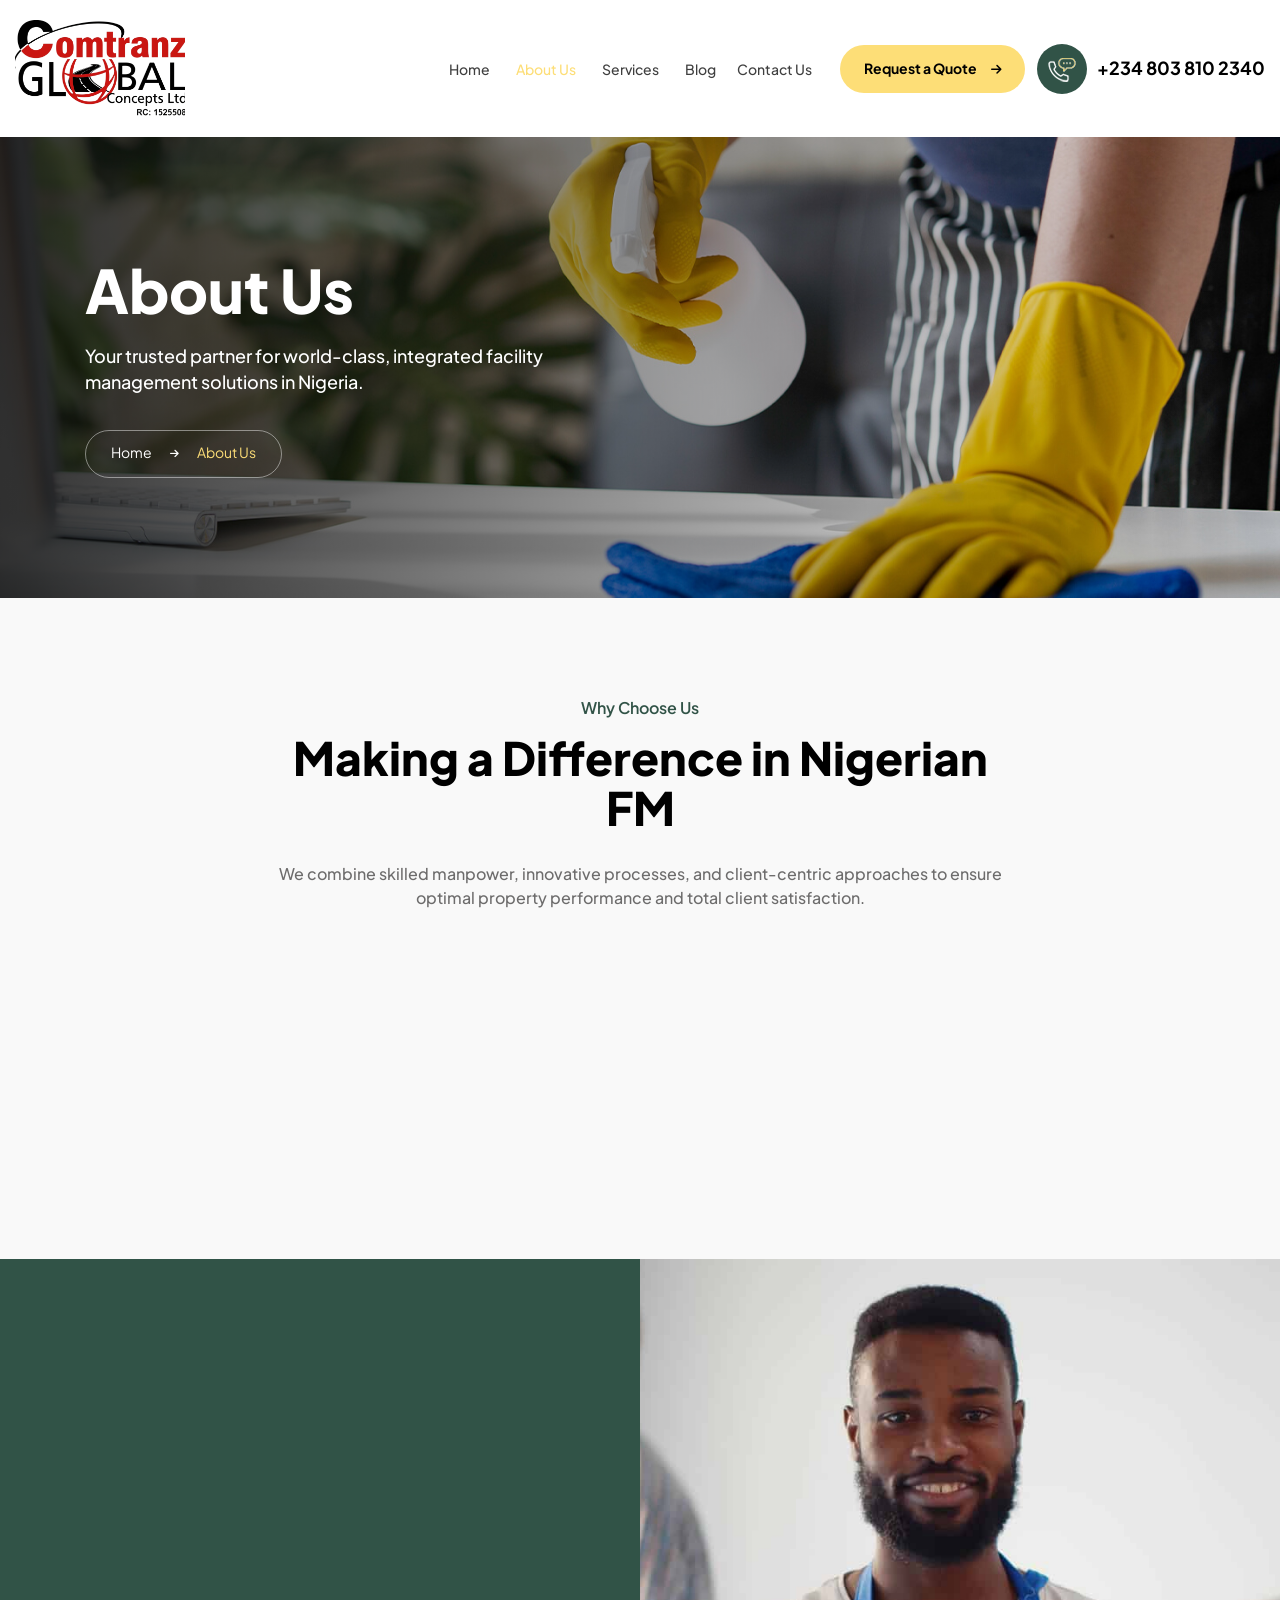
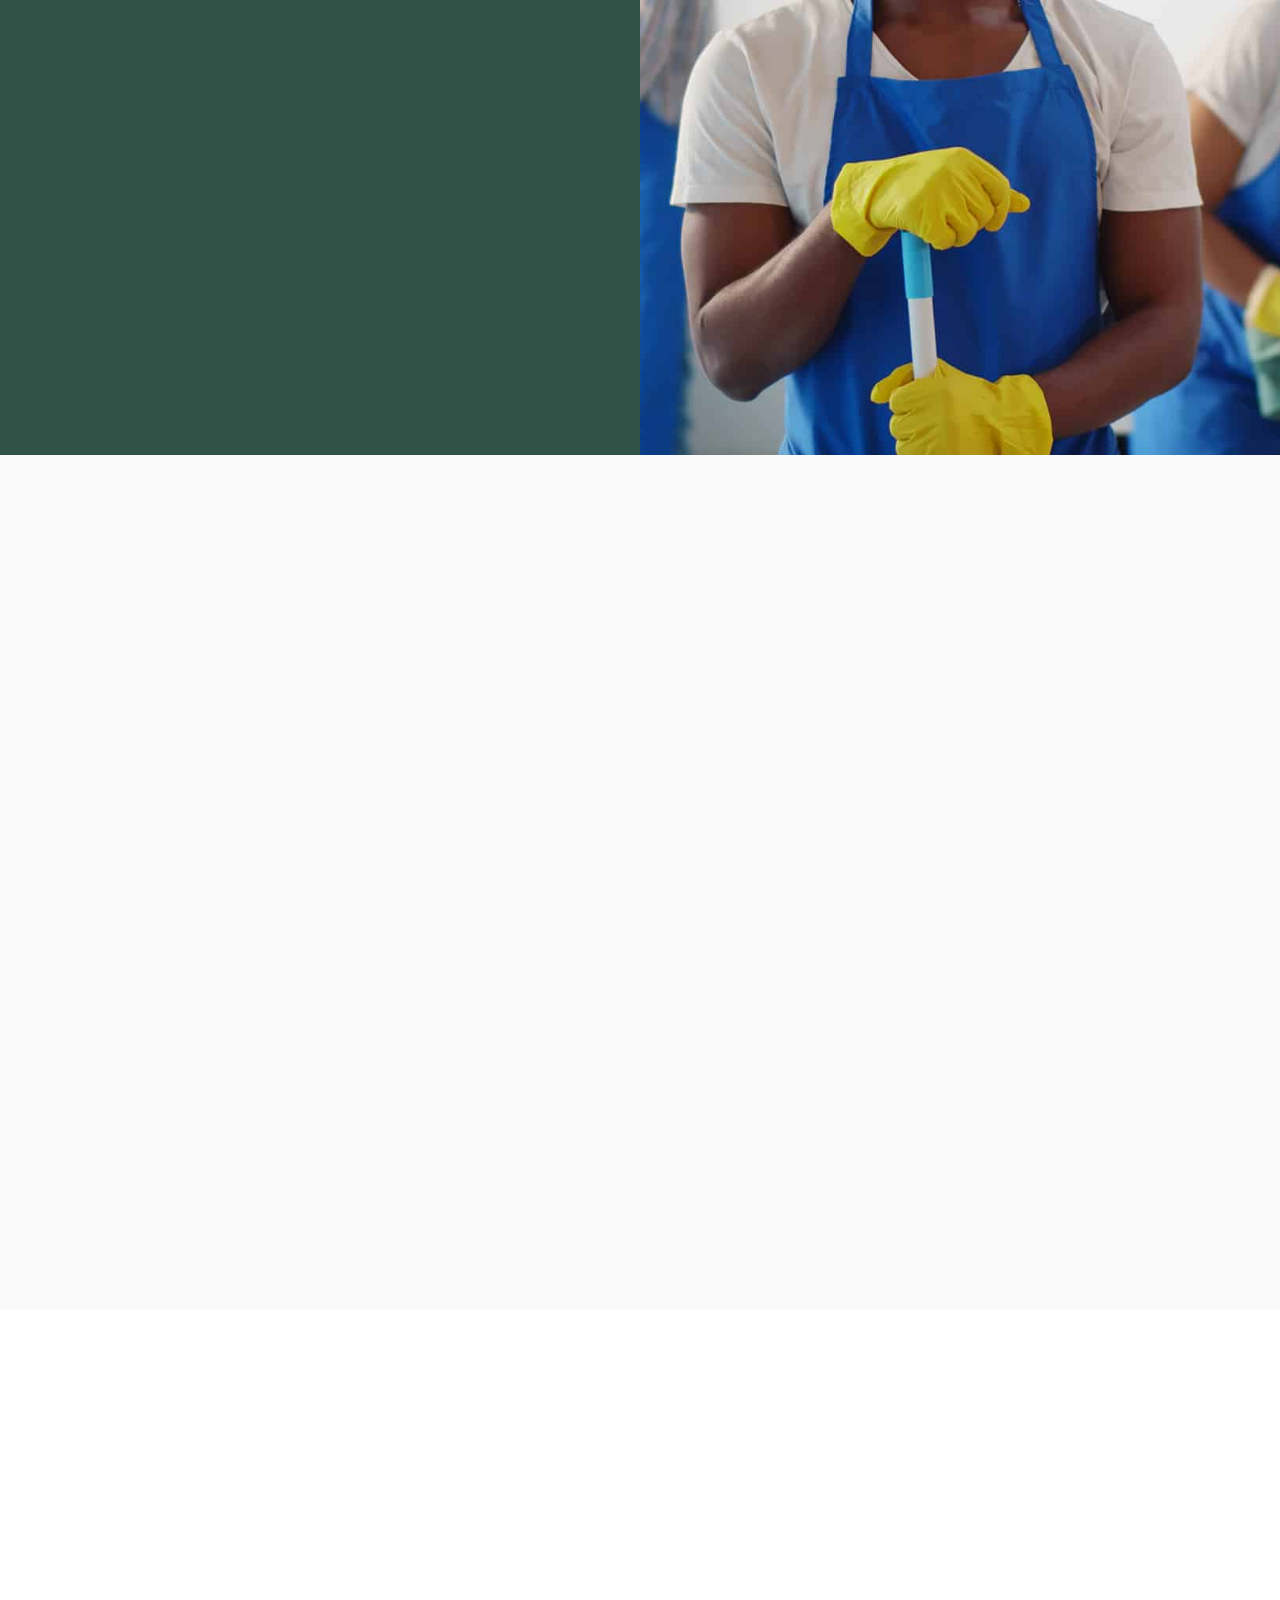
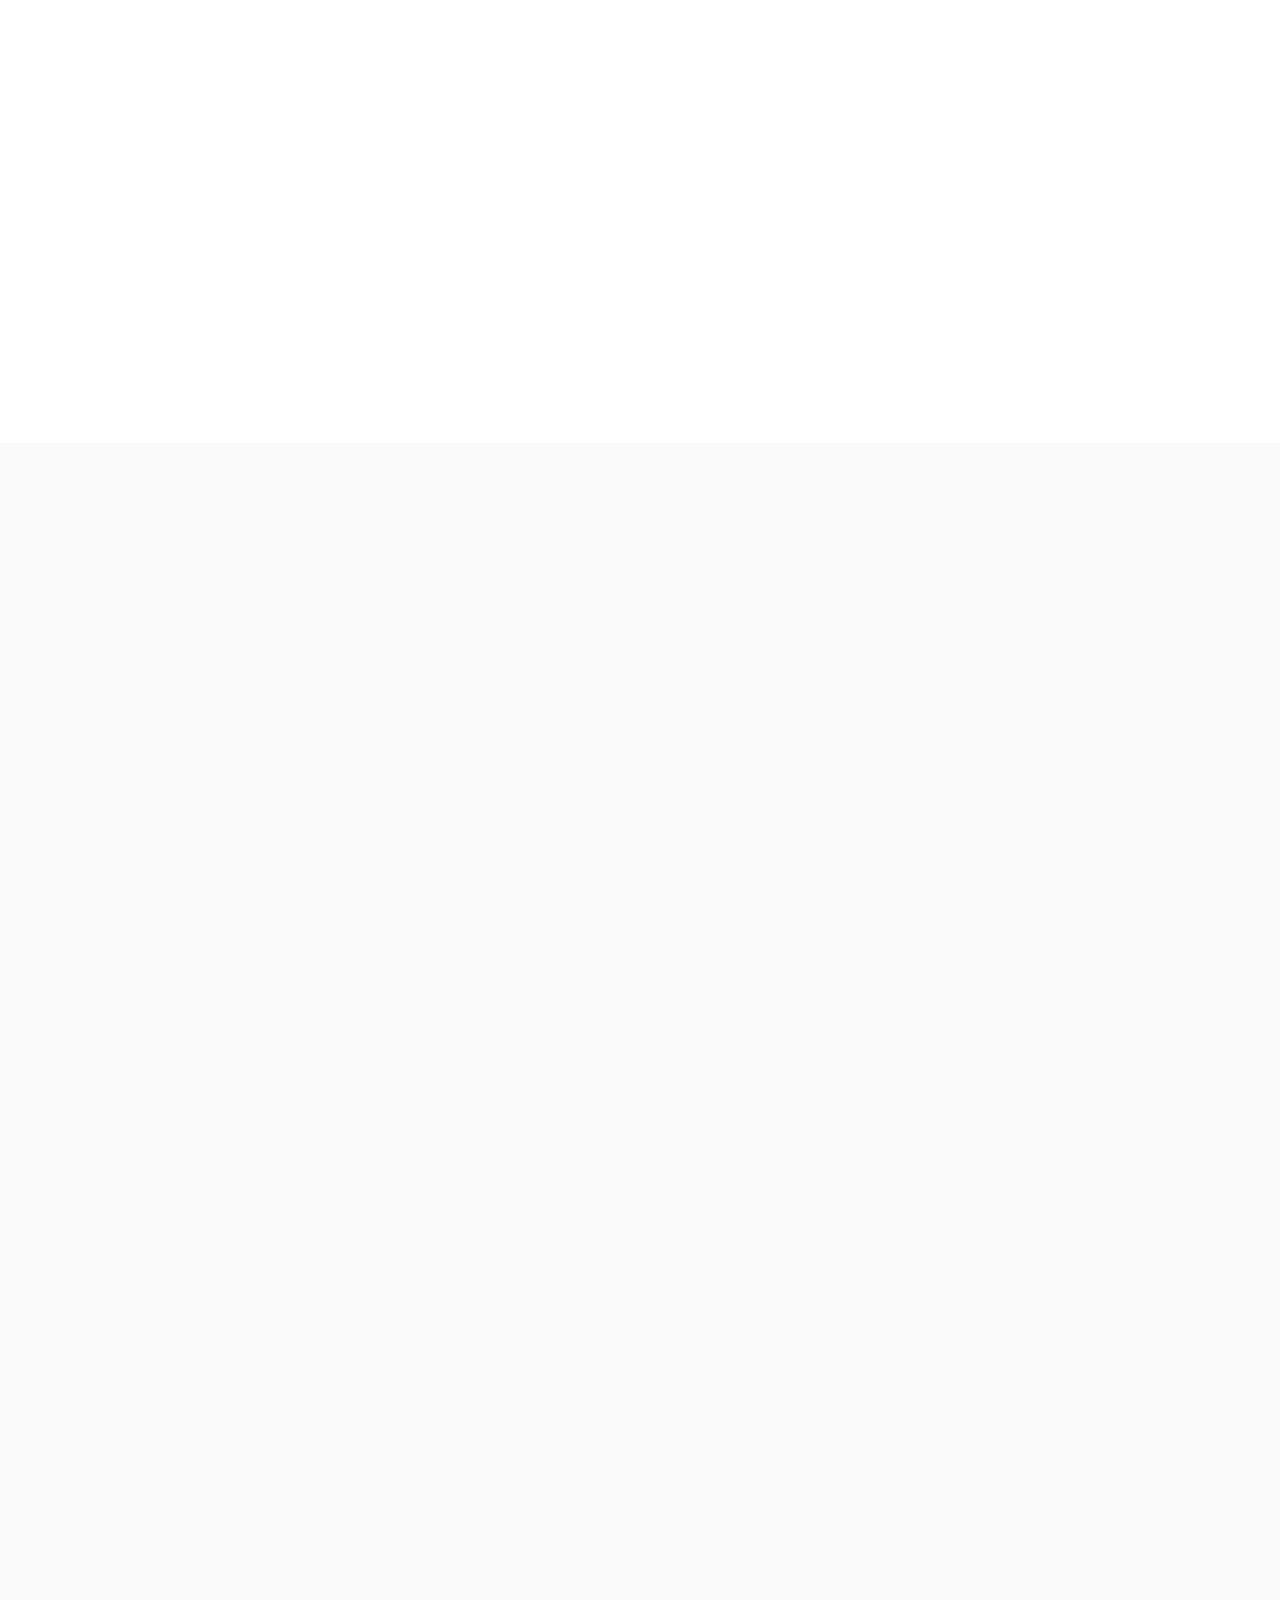
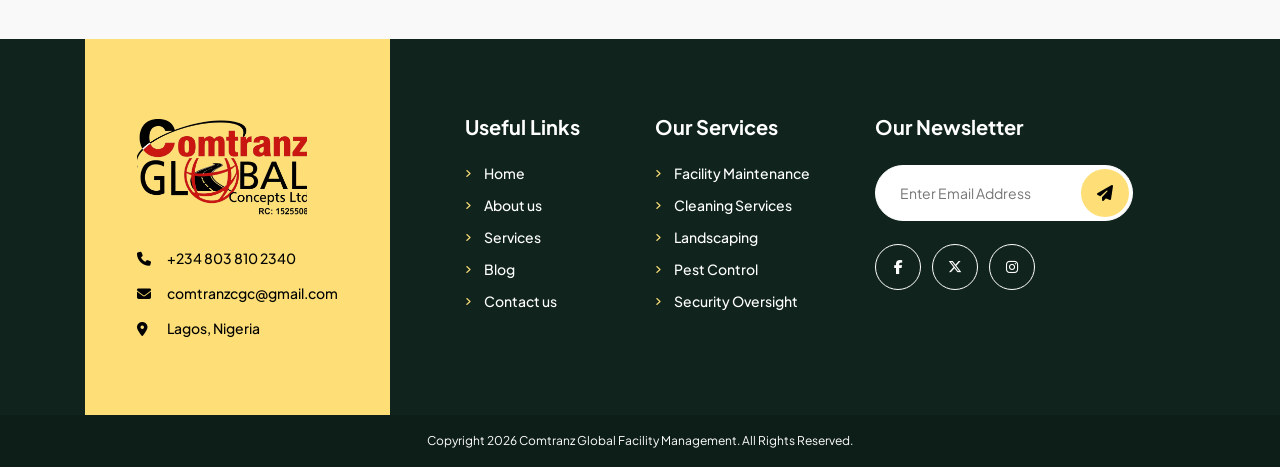
<file: about.html>
<!DOCTYPE html>
<html lang="zxx">

<head>
    <link rel='icon' type='image/png' href='./assets/images/logo.png'>
    <title>About Us | Comtranz Global Facility Management</title>
    <!-- /SEO Ultimate -->
    <meta name="viewport" content="width=device-width, initial-scale=1, maximum-scale=1, user-scalable=0">
    <meta charset="utf-8">













    <link rel="manifest" href="./assets/images/favicon/manifest.json">
    <meta name="msapplication-TileColor" content="#ffffff">
    <meta name="msapplication-TileImage" content="/ms-icon-144x144.png">
    <meta name="theme-color" content="#ffffff">
    <!-- Latest compiled and minified CSS -->
    <link href="assets/bootstrap/bootstrap.min.css" rel="stylesheet">
    <link rel="stylesheet" href="./assets/js/bootstrap.min.js">
    <!-- Font Awesome link -->
    <link rel="stylesheet" href="https://cdnjs.cloudflare.com/ajax/libs/font-awesome/6.5.1/css/all.min.css">
    <!-- StyleSheet link CSS -->
    <link href="assets/css/style.css" rel="stylesheet" type="text/css">
    <link href="assets/css/responsive.css" rel="stylesheet" type="text/css">
    <link href="assets/css/owl.carousel.min.css" rel="stylesheet" type="text/css">
    <link href="assets/css/owl.theme.default.min.css" rel="stylesheet" type="text/css">
    <link href="assets/css/aos.css" rel="stylesheet">
    <link href="assets/css/magnific-popup.css" rel="stylesheet" type="text/css">
</head>
<body>
<!-- Back to top button -->
<a id="button"></a>
<div class="sub_banner position-relative">
    <header class="header">
        <div class="container">
            <nav class="navbar navbar-expand-lg navbar-light p-0">
                <a class="navbar-brand" href="index.html">
                    <figure class="logo mb-0"><img src="assets/images/logo.png" alt="image" class="img-fluid"></figure>
                </a>
                <button class="navbar-toggler collapsed" type="button" data-toggle="collapse" data-target="#navbarSupportedContent" aria-controls="navbarSupportedContent"
                    aria-expanded="false" aria-label="Toggle navigation">
                    <span class="navbar-toggler-icon"></span>
                    <span class="navbar-toggler-icon"></span>
                    <span class="navbar-toggler-icon"></span>
                </button>
                <div class="collapse navbar-collapse" id="navbarSupportedContent">
                    <ul class="navbar-nav ml-auto">
                        <li class="nav-item">
                            <a class="nav-link" href="index.html">Home</a>
                        </li>
                        <li class="nav-item active">
                            <a class="nav-link" href="about.html">About Us</a>
                        </li>
                        <li class="nav-item">
                            <a class="nav-link" href="service.html">Services</a>
                        </li>
                        <li class="nav-item">
                            <a class="nav-link" href="blog.html">Blog</a>
                        </li>
                        <li class="nav-item">
                            <a class="nav-link" href="contact.html">Contact Us</a>
                        </li>
                    </ul>
                </div>
                <div class="last_list">
                    <a class="nav-link log_in" href="contact.html">Request a Quote<i class="fa-solid fa-arrow-right"></i></a>
                    <div class="phone-number">
                        <figure class="header-phone mb-0">
                            <img src="assets/images/header-phone.png" alt="image" class="img-fluid">
                        </figure>
                        <a href="tel:+2348038102340" class="text-decoration-none">
                            <span class="number">+234 803 810 2340</span>
                        </a>
                    </div>
                </div>
            </nav>
        </div>
    </header>
    <!-- Sub banner -->
    <section class="sub_banner_con position-relative">
        <div class="container position-relative">
            <div class="row">
                <div class="col-xl-6 col-lg-8 col-12">
                    <div class="sub_banner_content" data-aos="fade-up">
                        <h1 class="text-white">About Us</h1>
                        <p class="text-white text-size-18">Your trusted partner for world-class, integrated facility management solutions in Nigeria.</p>
                        <div class="box">
                            <a href="index.html" class="text-decoration-none">
                                <span class="mb-0">Home</span>
                            </a>
                            <i class="arrow fa-solid fa-arrow-right"></i>
                            <span class="mb-0 box_span">About Us</span>
                        </div>
                    </div>
                </div>
            </div>
        </div>
    </section>
</div>
<!-- About -->

<!-- Choose -->
<section class="aboutchoose-con position-relative">
    <div class="container">
        <div class="row">
            <div class="col-lg-8 col-md-10 col-12 mx-auto">
                <div class="choose_content text-center" data-aos="fade-up">
                    <h6>Why Choose Us</h6>
                    <h2>Making a Difference in Nigerian FM</h2>
                    <p class="text-size-16">We combine skilled manpower, innovative processes, and client-centric approaches to ensure optimal property performance and total client satisfaction.
                    </p>
                </div>
            </div>
        </div>
        <div class="row all_row" data-aos="fade-up">
            <div class="col-lg-3 col-md-6 col-sm-6 col-12 all_column">
                <div class="choose-box">
                    <figure class="choose-icon">
                        <img src="./assets/images/choose-icon1.png" alt="image" class="img-fluid">
                    </figure>
                    <span class="number counter">100</span>
                    <sup class="plus">%</sup>
                    <span class="text">Client Satisfaction</span>
                </div>
            </div>
            <div class="col-lg-3 col-md-6 col-sm-6 col-12 all_column">
                <div class="choose-box">
                    <figure class="choose-icon">
                        <img src="./assets/images/choose-icon2.png" alt="image" class="img-fluid">
                    </figure>
                    <span class="number counter">150</span>
                    <sup class="plus">+</sup>
                    <span class="text">Properties Managed</span>
                </div> 
            </div>
            <div class="col-lg-3 col-md-6 col-sm-6 col-12 all_column">
                <div class="choose-box">
                    <figure class="choose-icon">
                        <img src="./assets/images/choose-icon3.png" alt="image" class="img-fluid">
                    </figure>
                    <span class="number counter">200</span>
                    <sup class="plus">+</sup>
                    <span class="text">Happy Clients</span>
                </div>
            </div>
            <div class="col-lg-3 col-md-6 col-sm-6 col-12 all_column">
                <div class="choose-box">
                    <figure class="choose-icon">
                        <img src="./assets/images/choose-icon4.png" alt="image" class="img-fluid">
                    </figure>
                    <span class="number counter">50</span>
                    <sup class="plus">+</sup>
                    <span class="text">Trained Staff</span>
                </div> 
            </div>
        </div>
    </div>
</section>
<!-- Space -->
<section class="space-con position-relative">
    <figure class="space-sideimage mb-0">
        <img src="assets/images/contact-sideimage.png" alt="image" class="img-fluid">
    </figure>
    <div class="container">
        <div class="row">
            <div class="col-xl-6 col-lg-6 col-md-12 col-sm-12 col-12 order-lg-1 order-2">
                <div class="space_content" data-aos="fade-up">
                    <h6>What We Do</h6>
                    <h2 class="text-white">Full-Service Facility Management</h2>
                    <p class="text-white text-size-16 text">From routine cleaning and maintenance to complex electrical, plumbing, and HVAC works, we provide a single point of responsibility for all your property needs.
                    </p>
                    <ul class="list-unstyled">
                        <li>
                            <i class="fa fa-check" aria-hidden="true"></i>
                            <p class="mb-0 text-size-16">Integrated solutions tailored to your unique property requirements.</p>
                        </li>
                        <li>
                            <i class="fa fa-check" aria-hidden="true"></i>
                            <p class="mb-0 text-size-16">Professional oversight that reduces costs and improves facility longevity.</p>
                        </li>
                    </ul>
                    <div class="box">
                        <figure class="space-icon mb-0">
                            <img src="./assets/images/space-icon.png" alt="image" class="img-fluid">
                        </figure>
                        <h3 class="mb-0">Our Mission: World-class facility management for every building.</h3>
                    </div>
                </div>
            </div>
            <div class="col-xl-6 col-lg-6 col-md-12 col-sm-12 col-12 order-lg-2 order-1">
                <div class="space_wrapper position-relative" data-aos="fade-up">
                    <figure class="space-rightbackground mb-0">
                        <img src="assets/images/space-rightbackground.jpg" alt="image" class="img-fluid">
                    </figure>
                </div>
            </div>
        </div>
    </div>
</section>
<!-- Team -->
<section class="team-con aboutteam-con position-relative">
    <div class="container">
        <div class="row">
            <div class="col-lg-8 col-md-10 col-12 mx-auto">
                <div class="team_content text-center" data-aos="fade-up">
                    <h6>Our Team</h6>
                    <h2>Meet the Experts Behind Our Success!</h2>
                    <p class="text-size-16">Our team consists of highly skilled professionals dedicated to excellence in every aspect of facility management.
                    </p>
                </div>
            </div>
        </div>
        <div class="row" data-aos="fade-up">
            <div class="col-lg-3 col-md-3 col-sm-6 col-12 mx-auto">
                <div class="team-box">
                    <figure class="team-image">
                        <img src="./assets/images/rep_team_1.png" alt="image" class="img-fluid">
                    </figure>
                    <div class="content">
                        <h4>Babatunde Lawal</h4>
                        <span class="text-size-14">Managing Director</span>
                        <ul class="list-unstyled mb-0">
                            <li class="icons"><a href="#"><i class="fa-brands fa-facebook-f"></i></a></li>
                            <li class="icons"><a href="#"><i class="fa-brands fa-x-twitter"></i></a></li>
                            <li class="icons"><a href="#"><i class="fa-brands fa-instagram"></i></a></li>
                        </ul>
                    </div>
                </div>   
            </div>
            <div class="col-lg-3 col-md-3 col-sm-6 col-12 mx-auto">
                <div class="team-box">
                    <figure class="team-image">
                        <img src="./assets/images/rep_team_2.png" alt="image" class="img-fluid">
                    </figure>
                    <div class="content">
                        <h4>Ngozi Okonjo</h4>
                        <span class="text-size-14">Facility Supervisor</span>
                        <ul class="list-unstyled mb-0">
                            <li class="icons"><a href="#"><i class="fa-brands fa-facebook-f"></i></a></li>
                            <li class="icons"><a href="#"><i class="fa-brands fa-x-twitter"></i></a></li>
                            <li class="icons"><a href="#"><i class="fa-brands fa-instagram"></i></a></li>
                        </ul>
                    </div>
                </div>   
            </div>
            <div class="col-lg-3 col-md-3 col-sm-6 col-12 mx-auto">
                <div class="team-box">
                    <figure class="team-image">
                        <img src="./assets/images/rep_team_3.png" alt="image" class="img-fluid">
                    </figure>
                    <div class="content">
                        <h4>Yusuf Ibrahim</h4>
                        <span class="text-size-14">Technical Specialist</span>
                        <ul class="list-unstyled mb-0">
                            <li class="icons"><a href="#"><i class="fa-brands fa-facebook-f"></i></a></li>
                            <li class="icons"><a href="#"><i class="fa-brands fa-x-twitter"></i></a></li>
                            <li class="icons"><a href="#"><i class="fa-brands fa-instagram"></i></a></li>
                        </ul>
                    </div>
                </div>   
            </div>
            <div class="col-lg-3 col-md-3 col-sm-6 col-12 mx-auto">
                <div class="team-box">
                    <figure class="team-image">
                        <img src="./assets/images/rep_team_4.png" alt="image" class="img-fluid">
                    </figure>
                    <div class="content">
                        <h4>Amina Bello</h4>
                        <span class="text-size-14">Client Relations</span>
                        <ul class="list-unstyled mb-0">
                            <li class="icons"><a href="#"><i class="fa-brands fa-facebook-f"></i></a></li>
                            <li class="icons"><a href="#"><i class="fa-brands fa-x-twitter"></i></a></li>
                            <li class="icons"><a href="#"><i class="fa-brands fa-instagram"></i></a></li>
                        </ul>
                    </div>
                </div>   
            </div>
        </div>
    </div>
</section>
<!-- Testimonial -->
<section class="testimonial-con">
    <div class="container">
        <div class="row">
            <div class="col-lg-8 col-md-10 col-12 mx-auto">
                <div class="testimonial_content text-center" data-aos="fade-up">
                    <h6>Client Testimonials</h6>
                    <h2>What Our Clients Say About Comtranz</h2>
                </div>
            </div>
        </div>
        <div class="slider-box" data-aos="fade-up">
            <div id="big" class="owl-carousel owl-theme">
                <div class="item">
                    <div class="review-details-box">
                        <figure class="d-inline-block stars-img">
                            <img src="assets/images/stars-img.png" alt="stars-img">
                        </figure>
                        <p class="text-size-18">"Comtranz has completely transformed how we manage our residential estate. Their team is professional, responsive, and delivers consistent quality."
                        </p>
                        <div class="customer-status">
                            <h5>Chioma Adebayo</h5>
                            <span class="d-block">Estate Manager</span>
                        </div>
                    </div>
                </div>
                <div class="item">
                    <div class="review-details-box">
                        <figure class="d-inline-block stars-img">
                            <img src="assets/images/stars-img.png" alt="stars-img">
                        </figure>
                        <p class="text-size-18">"Working with Comtranz for our office maintenance has been exceptional. Their integrated approach means one point of contact for all our needs."
                        </p>
                        <div class="customer-status">
                            <h5>Olumide Okonkwo</h5>
                            <span class="d-block">Office Administrator</span>
                        </div>
                    </div>
                </div>
                <div class="item">
                    <div class="review-details-box">
                        <figure class="d-inline-block stars-img">
                            <img src="assets/images/stars-img.png" alt="stars-img">
                        </figure>
                        <p class="text-size-18">"Their preventive maintenance approach has saved us significant costs. The Comtranz team identifies issues before they become problems."
                        </p>
                        <div class="customer-status">
                            <h5>Fatima Ibrahim</h5>
                            <span class="d-block">Property Owner</span>
                        </div>
                    </div>
                </div>
                <div class="item">
                    <div class="review-details-box">
                        <figure class="d-inline-block stars-img">
                            <img src="assets/images/stars-img.png" alt="stars-img">
                        </figure>
                        <p class="text-size-18">"From cleaning to landscaping to electrical work, Comtranz handles everything professionally. They have exceeded our expectations."
                        </p>
                        <div class="customer-status">
                            <h5>Emmanuel Nwachukwu</h5>
                            <span class="d-block">Facility Director</span>
                        </div>
                    </div>
                </div>
                <div class="item">
                    <div class="review-details-box">
                        <figure class="d-inline-block stars-img">
                            <img src="assets/images/stars-img.png" alt="stars-img">
                        </figure>
                        <p class="text-size-18">"Comtranz Global is our trusted partner for all facility needs. Their customer focus and integrity make them stand out in the industry."
                        </p>
                        <div class="customer-status">
                            <h5>Amaka Eze</h5>
                            <span class="d-block">Business Owner</span>
                        </div>
                    </div>
                </div>
              </div>
              <div id="thumbs" class="owl-carousel owl-theme lower-images">
                <div class="item">
                    <figure>
                        <img src="assets/images/client-img1.jpg" alt="client-img">
                    </figure>    
                </div>
                <div class="item">
                    <figure>
                        <img src="assets/images/client-img2.jpg" alt="client-img">
                    </figure>    
                </div>
                <div class="item">
                    <figure>
                        <img src="assets/images/client-img3.jpg" alt="client-img">
                    </figure>    
                </div>
                <div class="item">
                    <figure>
                        <img src="assets/images/client-img4.jpg" alt="client-img">
                    </figure>    
                  </div>
                <div class="item">
                    <figure>
                        <img src="assets/images/client-img5.jpg" alt="client-img">
                    </figure>    
                </div>
              </div>
        </div>
    </div>
</section>
<!-- Article -->
<section class="article-con position-relative">
    <div class="container">
        <div class="row">
            <div class="col-lg-8 col-md-10 col-12 mx-auto">
                <div class="article_content text-center" data-aos="fade-up">
                    <h6>Facility Management Insights</h6>
                    <h2>Tips and Updates from Comtranz</h2>
                    <p class="text-size-16">Stay informed with the latest facility management trends, maintenance tips, and company news.
                    </p>
                </div>
            </div>
        </div>
        <div class="row" data-aos="fade-up">
            <div class="owl-carousel owl-theme">
                <div class="item">
                    <div class="article-box">
                        <div class="upper_portion position-relative">
                            <figure class="image mb-0">
                                <img src="./assets/images/article-image1.jpg" class="img-fluid" alt="image">
                            </figure>
                            <div class="icon">
                                <span class="number">18</span>
                                <span class="text">March</span>
                            </div>
                        </div>
                        <div class="lower_portion">
                            <h4>Top 5 Tips for a Spotless Home</h4>
                            <p class="text-size-16">Our professional team ensures your facility receives the highest standard of care and efficiency.</p>
                            <a href="./single-blog.html" class="text-decoration-none read_more">Read More<i class="fa-solid fa-arrow-right"></i></a>
                        </div>
                    </div>
                </div>
                <div class="item">
                    <div class="article-box">
                        <div class="upper_portion position-relative">
                            <figure class="image mb-0">
                                <img src="./assets/images/article-image2.jpg" class="img-fluid" alt="image">
                            </figure>
                            <div class="icon">
                                <span class="number">26</span>
                                <span class="text">April</span>
                            </div>
                        </div>
                        <div class="lower_portion">
                            <h4>Benefits of Preventive Maintenance</h4>
                            <p class="text-size-16">Discover how preventive maintenance can save costs and extend the life of your property assets...</p>
                            <a href="./single-blog.html" class="text-decoration-none read_more">Read More<i class="fa-solid fa-arrow-right"></i></a>
                        </div>
                    </div>
                </div>
                <div class="item">
                    <div class="article-box">
                        <div class="upper_portion position-relative">
                            <figure class="image mb-0">
                                <img src="./assets/images/article-image3.jpg" class="img-fluid" alt="image">
                            </figure>
                            <div class="icon">
                                <span class="number">07</span>
                                <span class="text">June</span>
                            </div>
                        </div>
                        <div class="lower_portion">
                            <h4>Energy Efficiency in Facility Management</h4>
                            <p class="text-size-16">How modern facility management practices can reduce energy consumption and lower costs...</p>
                            <a href="./single-blog.html" class="text-decoration-none read_more">Read More<i class="fa-solid fa-arrow-right"></i></a>
                        </div>
                    </div>
                </div>
                <div class="item">
                    <div class="article-box">
                        <div class="upper_portion position-relative">
                            <figure class="image mb-0">
                                <img src="./assets/images/article-image1.jpg" class="img-fluid" alt="image">
                            </figure>
                            <div class="icon">
                                <span class="number">18</span>
                                <span class="text">March</span>
                            </div>
                        </div>
                        <div class="lower_portion">
                            <h4>5 Signs Your Property Needs Professional FM</h4>
                            <p class="text-size-16">Learn to identify when your property would benefit from professional facility management services...</p>
                            <a href="./single-blog.html" class="text-decoration-none read_more">Read More<i class="fa-solid fa-arrow-right"></i></a>
                        </div>
                    </div>
                </div>
                <div class="item">
                    <div class="article-box">
                        <div class="upper_portion position-relative">
                            <figure class="image mb-0">
                                <img src="./assets/images/article-image2.jpg" class="img-fluid" alt="image">
                            </figure>
                            <div class="icon">
                                <span class="number">26</span>
                                <span class="text">April</span>
                            </div>
                        </div>
                        <div class="lower_portion">
                            <h4>Benefits of Preventive Maintenance</h4>
                            <p class="text-size-16">Discover how preventive maintenance can save costs and extend the life of your property assets...</p>
                            <a href="./single-blog.html" class="text-decoration-none read_more">Read More<i class="fa-solid fa-arrow-right"></i></a>
                        </div>
                    </div>
                </div>
                <div class="item">
                    <div class="article-box">
                        <div class="upper_portion position-relative">
                            <figure class="image mb-0">
                                <img src="./assets/images/article-image3.jpg" class="img-fluid" alt="image">
                            </figure>
                            <div class="icon">
                                <span class="number">07</span>
                                <span class="text">June</span>
                            </div>
                        </div>
                        <div class="lower_portion">
                            <h4>Energy Efficiency in Facility Management</h4>
                            <p class="text-size-16">How modern facility management practices can reduce energy consumption and lower costs...</p>
                            <a href="./single-blog.html" class="text-decoration-none read_more">Read More<i class="fa-solid fa-arrow-right"></i></a>
                        </div>
                    </div>
                </div>
                <div class="item">
                    <div class="article-box">
                        <div class="upper_portion position-relative">
                            <figure class="image mb-0">
                                <img src="./assets/images/article-image1.jpg" class="img-fluid" alt="image">
                            </figure>
                            <div class="icon">
                                <span class="number">18</span>
                                <span class="text">March</span>
                            </div>
                        </div>
                        <div class="lower_portion">
                            <h4>5 Signs Your Property Needs Professional FM</h4>
                            <p class="text-size-16">Learn to identify when your property would benefit from professional facility management services...</p>
                            <a href="./single-blog.html" class="text-decoration-none read_more">Read More<i class="fa-solid fa-arrow-right"></i></a>
                        </div>
                    </div>
                </div>
                <div class="item">
                    <div class="article-box">
                        <div class="upper_portion position-relative">
                            <figure class="image mb-0">
                                <img src="./assets/images/article-image2.jpg" class="img-fluid" alt="image">
                            </figure>
                            <div class="icon">
                                <span class="number">26</span>
                                <span class="text">April</span>
                            </div>
                        </div>
                        <div class="lower_portion">
                            <h4>Benefits of Preventive Maintenance</h4>
                            <p class="text-size-16">Discover how preventive maintenance can save costs and extend the life of your property assets...</p>
                            <a href="./single-blog.html" class="text-decoration-none read_more">Read More<i class="fa-solid fa-arrow-right"></i></a>
                        </div>
                    </div>
                </div>
                <div class="item">
                    <div class="article-box">
                        <div class="upper_portion position-relative">
                            <figure class="image mb-0">
                                <img src="./assets/images/article-image3.jpg" class="img-fluid" alt="image">
                            </figure>
                            <div class="icon">
                                <span class="number">07</span>
                                <span class="text">June</span>
                            </div>
                        </div>
                        <div class="lower_portion">
                            <h4>Energy Efficiency in Facility Management</h4>
                            <p class="text-size-16">How modern facility management practices can reduce energy consumption and lower costs...</p>
                            <a href="./single-blog.html" class="text-decoration-none read_more">Read More<i class="fa-solid fa-arrow-right"></i></a>
                        </div>
                    </div>
                </div>
            </div>
        </div>
    </div>
</section>
<!-- Footer -->
<section class="footer-con position-relative">
    <div class="footer_lowerportion position-relative">
        <div class="container">
            <div class="middle_portion">
                <div class="row all_row">
                    <div class="col-xl-4 col-lg-4 col-md-12 col-sm-12 col-12 all_column">
                        <div class="logo-content">
                            <a href="index.html">
                                <figure class="footer-logo">
                                    <img class="img-fluid" src="assets/images/footer-logo.png" alt="image">
                                </figure>
                            </a>
                            <ul class="list-unstyled mb-0">
                                <li class="text">
                                    <i class="fa-solid fa-phone"></i>
                                    <a href="tel:+2348038102340" class="text-decoration-none">+234 803 810 2340</a>
                                </li>
                                <li class="clearfix mb-0"></li>
                                <li class="text">
                                    <i class="fa-solid fa-envelope"></i>
                                    <a href="mailto:comtranzcgc@gmail.com" class="text-decoration-none">comtranzcgc@gmail.com</a>
                                </li>
                                <li class="clearfix mb-0"></li>
                                <li class="text">
                                    <i class="fa-solid fa-location-dot"></i>
                                    <a href="#" 
                                        class="text-decoration-none address mb-0">Lagos, Nigeria
                                    </a>
                                </li>
                            </ul>
                        </div>
                    </div>
                    <div class="col-xl-2 col-lg-2 col-md-3 col-sm-6 col-6 all_column">
                        <div class="links">
                            <h4 class="heading">Useful Links</h4>
                            <ul class="list-unstyled mb-0">
                                <li><i class="fa-solid fa-angle-right"></i><a href="index.html">Home</a></li>
                                <li><i class="fa-solid fa-angle-right"></i><a href="about.html">About us</a></li>
                                <li><i class="fa-solid fa-angle-right"></i><a href="service.html">Services</a></li>
                                <li><i class="fa-solid fa-angle-right"></i><a href="blog.html">Blog</a></li>
                                <li><i class="fa-solid fa-angle-right"></i><a href="contact.html">Contact us</a></li>
                            </ul>
                        </div>
                    </div>
                    <div class="col-xl-2 col-lg-2 col-md-4 col-sm-6 col-6 all_column">
                        <div class="use-link links">
                            <h4 class="heading">Our Services</h4>
                            <ul class="list-unstyled mb-0">
                                <li><i class="fa-solid fa-angle-right"></i><a href="service.html">Facility Maintenance</a></li>
                                <li><i class="fa-solid fa-angle-right"></i><a href="service.html">Cleaning Services</a></li>
                                <li><i class="fa-solid fa-angle-right"></i><a href="service.html">Landscaping</a></li>
                                <li><i class="fa-solid fa-angle-right"></i><a href="service.html">Pest Control</a></li>
                                <li><i class="fa-solid fa-angle-right"></i><a href="service.html">Security Oversight</a></li>
                            </ul>
                        </div>
                    </div>
                    <div class="col-xl-4 col-lg-4 col-md-5 col-sm-12 col-12 all_column">
                        <div class="icon">
                            <h4 class="heading">Our Newsletter</h4>
                            <form action="#">
                                <div class="form-group position-relative mb-0">
                                    <input type="text" class="form_style" placeholder="Enter Email Address" name="email">
                                    <button><i class="send fa-sharp fa-solid fa-paper-plane"></i></button>
                                </div>
                            </form>
                            <ul class="list-unstyled mb-0 social-icons">
                                <li><a href="#" class="text-decoration-none"><i class="fa-brands fa-facebook-f social-networks"></i></a></li>
                                <li><a href="#" class="text-decoration-none"><i class="fa-brands fa-x-twitter social-networks"></i></a></li>
                                <li><a href="#" class="text-decoration-none"><i class="fa-brands fa-instagram social-networks"></i></a></li>
                            </ul>
                        </div>
                    </div>
                </div>
            </div>
        </div>
        <div class="copyright">
            <p class="mb-0">Copyright 2026 Comtranz Global Facility Management. All Rights Reserved.</p>
        </div>
    </div>
</section>
<!-- PRE LOADER -->
<div class="loader-mask">
    <div class="loader">
        <div></div>
        <div></div>
    </div>
</div>
<!-- Latest compiled JavaScript -->
<script src="assets/js/jquery-3.7.1.min.js"></script>
<script src="assets/js/popper.min.js"></script>
<script src="assets/js/bootstrap.min.js"></script>
<script src="assets/js/aos.js"></script>
<script src="assets/js/owl.carousel.js"></script>
<script src="assets/js/carousel.js"></script>
<script src="assets/js/animation.js"></script>
<script src="assets/js/back-to-top-button.js"></script>
<script src="assets/js/preloader.js"></script>
<script src="assets/js/counter.js"></script>
</body>
</html>
</file>
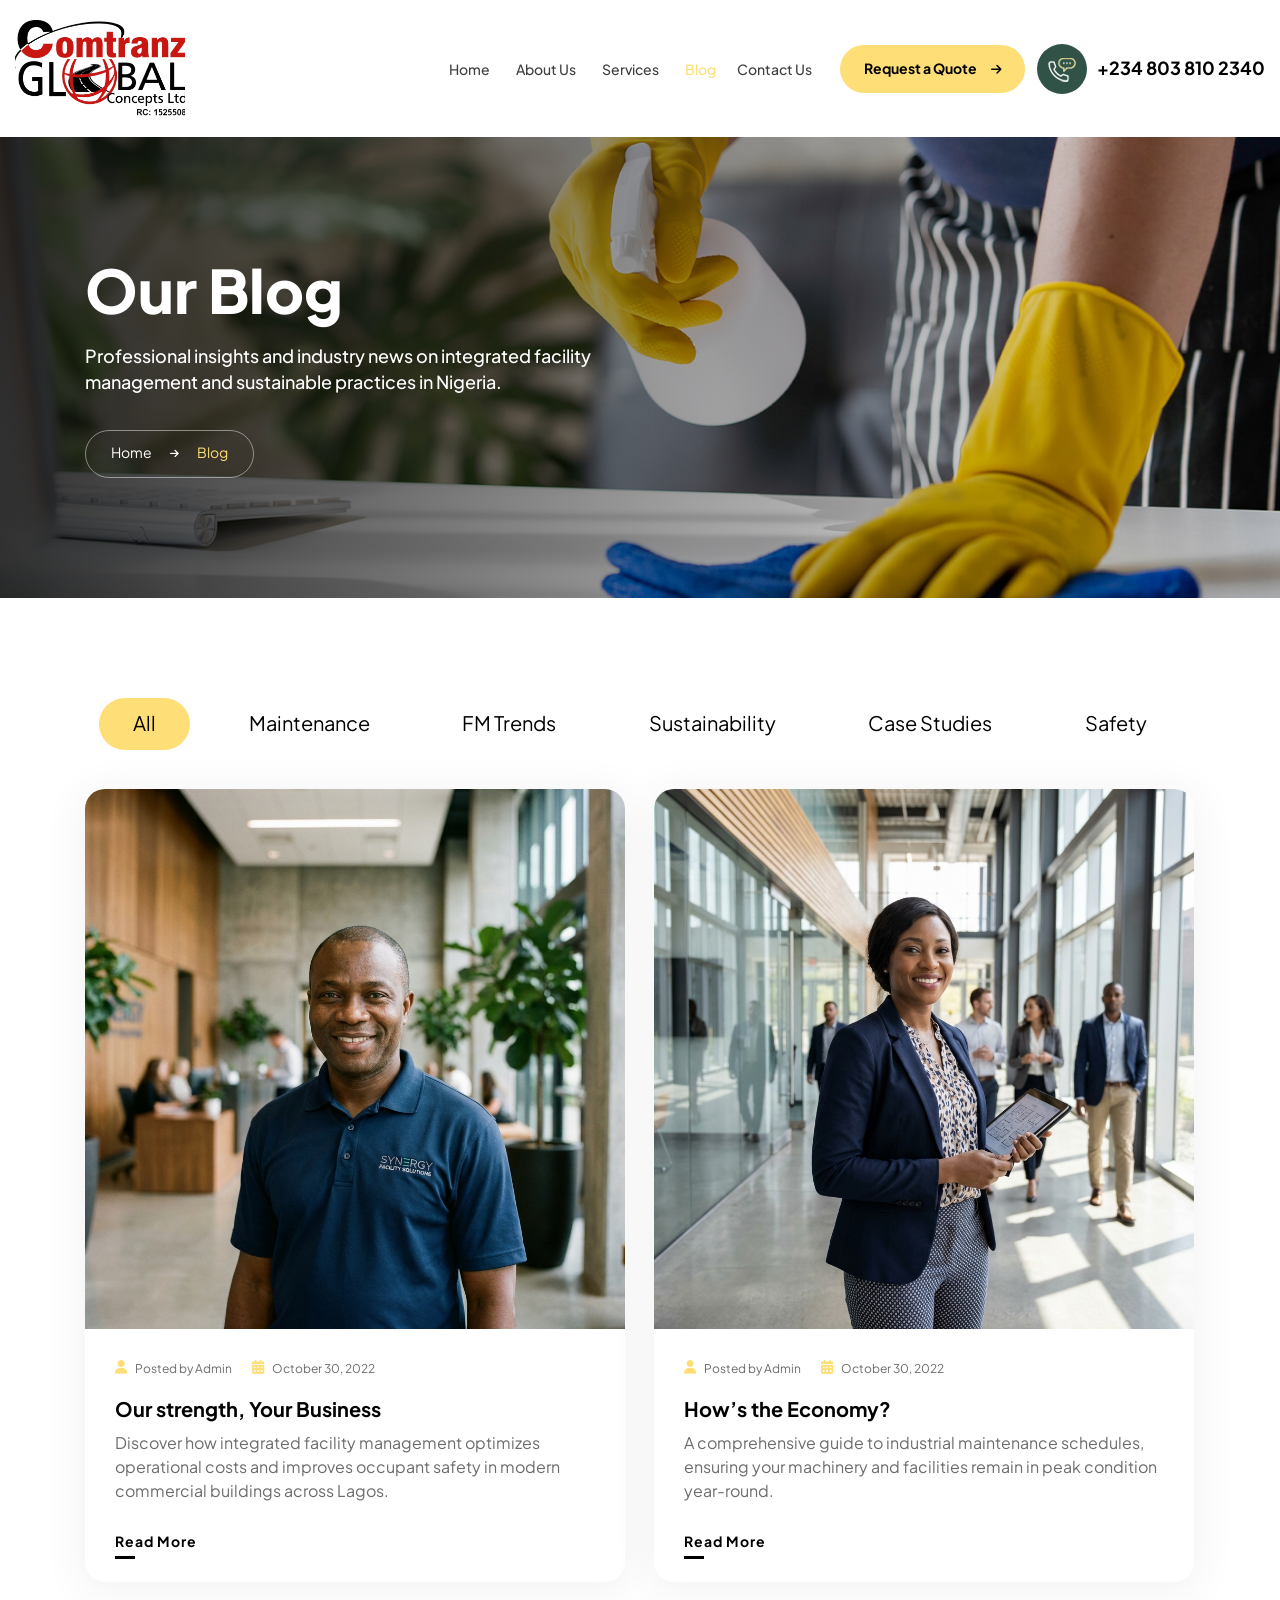
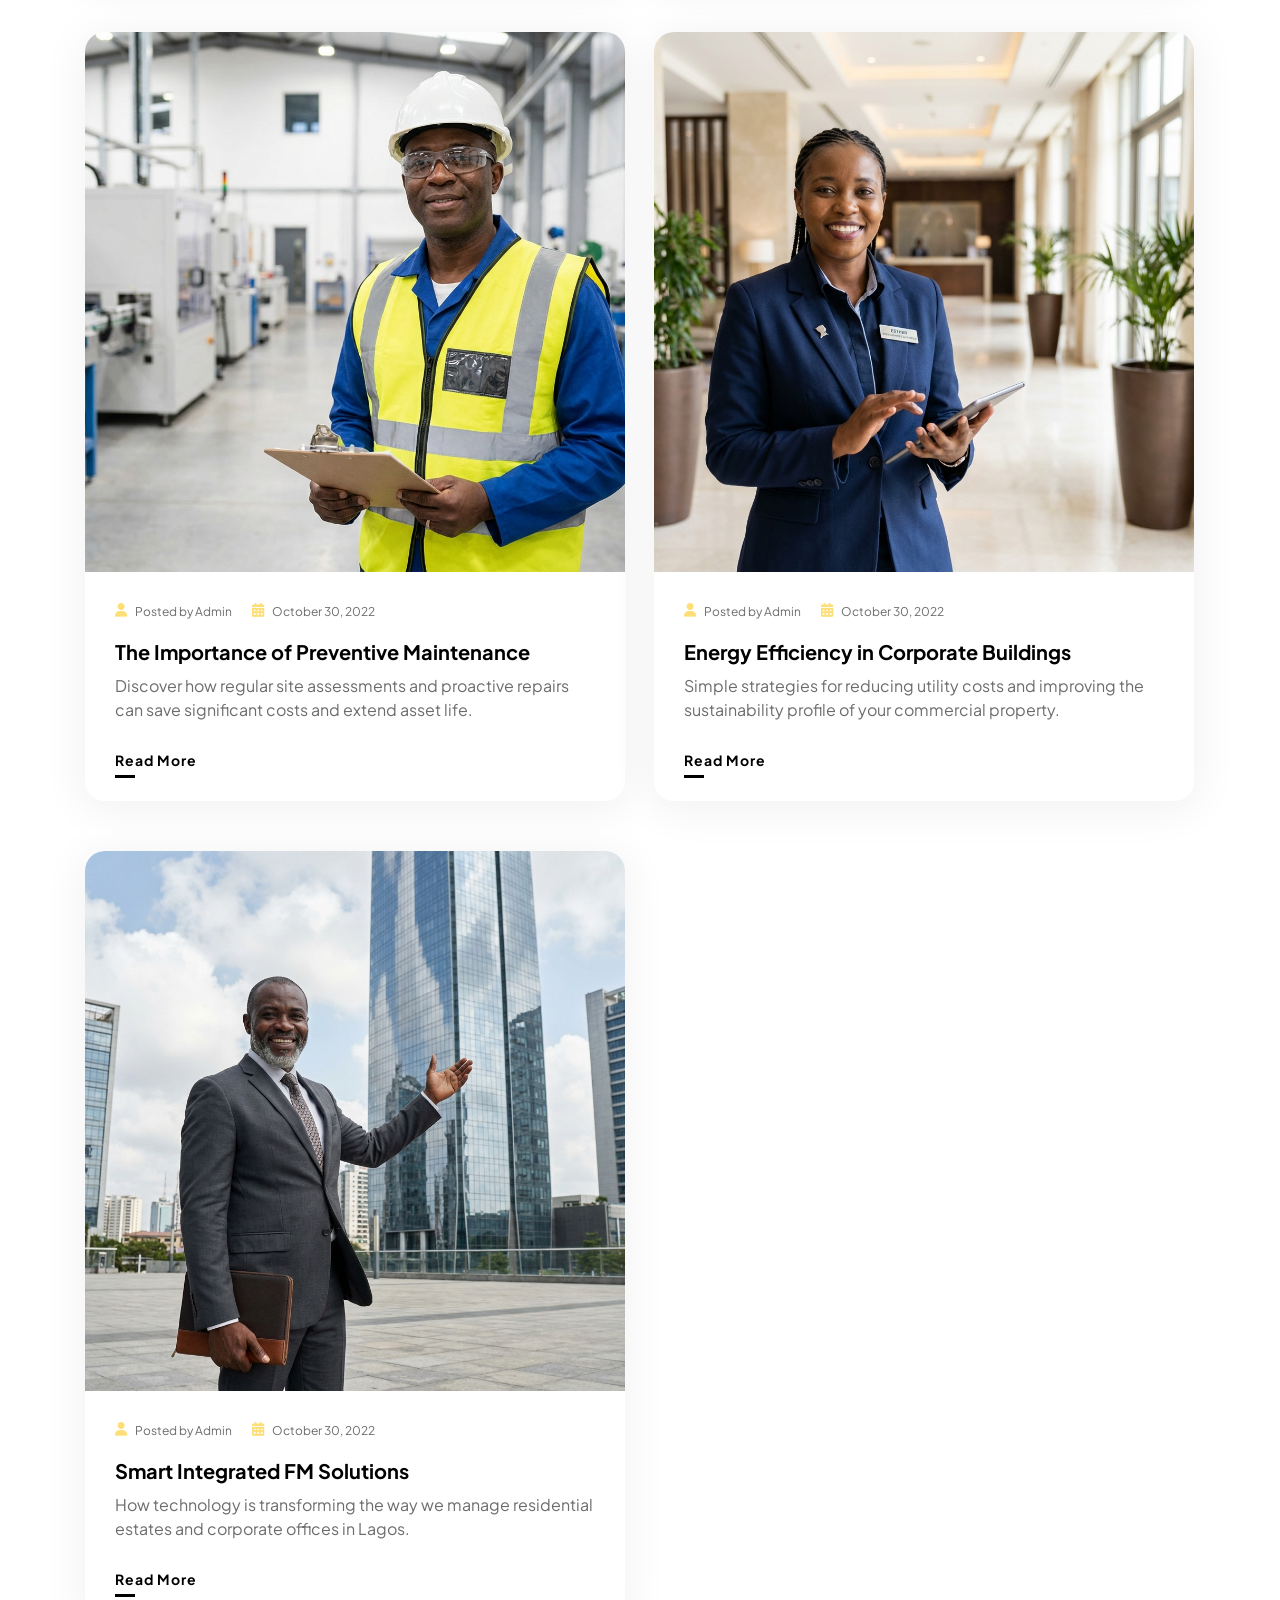
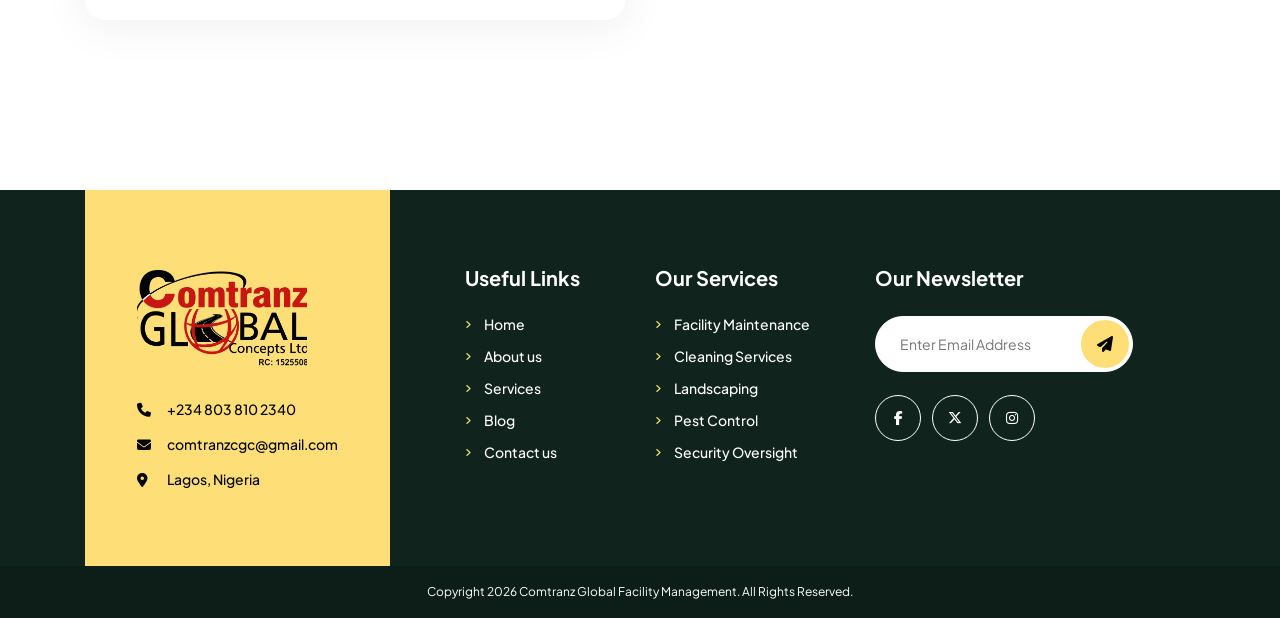
<file: blog.html>
<!DOCTYPE html>
<html lang="zxx">

<head>
    <link rel='icon' type='image/png' href='./assets/images/logo.png'>
    <title>Blog | Comtranz Global Facility Management</title>
    <!-- /SEO Ultimate -->
    <meta name="viewport" content="width=device-width, initial-scale=1, maximum-scale=1, user-scalable=0">
    <meta charset="utf-8">













    <link rel="manifest" href="./assets/images/favicon/manifest.json">
    <meta name="msapplication-TileColor" content="#ffffff">
    <meta name="msapplication-TileImage" content="/ms-icon-144x144.png">
    <meta name="theme-color" content="#ffffff">
    <!-- Latest compiled and minified CSS -->
    <link href="assets/bootstrap/bootstrap.min.css" rel="stylesheet">
    <link rel="stylesheet" href="./assets/js/bootstrap.min.js">
    <!-- Font Awesome link -->
    <link rel="stylesheet" href="https://cdnjs.cloudflare.com/ajax/libs/font-awesome/6.5.1/css/all.min.css">
    <!-- StyleSheet link CSS -->
    <link href="assets/css/style.css" rel="stylesheet" type="text/css">
    <link href="assets/css/responsive.css" rel="stylesheet" type="text/css">
    <link href="assets/css/blog.css" rel="stylesheet" type="text/css">
    <link href="assets/css/owl.carousel.min.css" rel="stylesheet" type="text/css">
    <link href="assets/css/owl.theme.default.min.css" rel="stylesheet" type="text/css">
    <link href="assets/css/aos.css" rel="stylesheet">
    <link href="assets/css/magnific-popup.css" rel="stylesheet" type="text/css">
</head>
<body>
<!-- Back to top button -->
<a id="button"></a>
<div class="sub_banner position-relative">
    <header class="header">
        <div class="container">
            <nav class="navbar navbar-expand-lg navbar-light p-0">
                <a class="navbar-brand" href="index.html">
                    <figure class="logo mb-0"><img src="assets/images/logo.png" alt="image" class="img-fluid"></figure>
                </a>
                <button class="navbar-toggler collapsed" type="button" data-toggle="collapse" data-target="#navbarSupportedContent" aria-controls="navbarSupportedContent"
                    aria-expanded="false" aria-label="Toggle navigation">
                    <span class="navbar-toggler-icon"></span>
                    <span class="navbar-toggler-icon"></span>
                    <span class="navbar-toggler-icon"></span>
                </button>
                <div class="collapse navbar-collapse" id="navbarSupportedContent">
                    <ul class="navbar-nav ml-auto">
                        <li class="nav-item">
                            <a class="nav-link" href="index.html">Home</a>
                        </li>
                        <li class="nav-item">
                            <a class="nav-link" href="about.html">About Us</a>
                        </li>
                        <li class="nav-item">
                            <a class="nav-link" href="service.html">Services</a>
                        </li>
                        <li class="nav-item active">
                            <a class="nav-link" href="blog.html">Blog</a>
                        </li>
                        <li class="nav-item">
                            <a class="nav-link" href="contact.html">Contact Us</a>
                        </li>
                    </ul>
                </div>
                <div class="last_list">
                    <a class="nav-link log_in" href="contact.html">Request a Quote<i class="fa-solid fa-arrow-right"></i></a>
                    <div class="phone-number">
                        <figure class="header-phone mb-0">
                            <img src="assets/images/header-phone.png" alt="image" class="img-fluid">
                        </figure>
                        <a href="tel:+2348038102340" class="text-decoration-none">
                            <span class="number">+234 803 810 2340</span>
                        </a>
                    </div>
                </div>
            </nav>
        </div>
    </header>
    <!-- Sub banner -->
    <section class="sub_banner_con position-relative">
        <div class="container position-relative">
            <div class="row">
                <div class="col-xl-6 col-lg-8 col-12">
                    <div class="sub_banner_content" data-aos="fade-up">
                        <h1 class="text-white">Our Blog</h1>
                        <p class="text-white text-size-18">Professional insights and industry news on integrated facility management and sustainable practices in Nigeria.</p>
                        <div class="box">
                            <a href="index.html" class="text-decoration-none">
                                <span class="mb-0">Home</span>
                            </a>
                            <i class="arrow fa-solid fa-arrow-right"></i>
                            <span class="mb-0 box_span">Blog</span>
                        </div>
                    </div>
                </div>
            </div>
        </div>
    </section>
</div>
    <!-- BLOG MAIN SECTION START HERE -->
    <div class="blog-tabs-section padding-top padding-bottom background-gradient">
        <div class="container">
            <div class="blog-tabs-inner-section" data-aos="fade-up" data-aos-duration="700">
                <ul class="nav nav-tabs" id="myTab" role="tablist">
                    <li class="nav-item">
                        <a class="nav-link active" id="home-tab" data-toggle="tab" href="#home" role="tab"
                            aria-controls="home" aria-expanded="true">All</a>
                    </li>
                    <li class="nav-item">
                        <a class="nav-link" id="maintenance-tab" data-toggle="tab" href="#maintenance" role="tab"
                            aria-controls="maintenance">Maintenance</a>
                    </li>
                    <li class="nav-item">
                        <a class="nav-link" id="trends-tab" data-toggle="tab" href="#trends" role="tab"
                            aria-controls="trends">FM Trends</a>
                    </li>
                    <li class="nav-item">
                        <a class="nav-link" id="sustainability-tab" data-toggle="tab" href="#sustainability" role="tab"
                            aria-controls="sustainability">Sustainability</a>
                    </li>
                    <li class="nav-item">
                        <a class="nav-link" id="case-studies-tab" data-toggle="tab" href="#case-studies" role="tab"
                            aria-controls="case-studies">Case Studies</a>
                    </li>
                    <li class="nav-item">
                        <a class="nav-link" id="safety-tab" data-toggle="tab" href="#safety" role="tab"
                            aria-controls="safety">Safety</a>
                    </li>
                </ul>
                <div class="tab-content" id="myTabContent">
                    <div class="tab-pane fade show active" id="home" role="tabpanel" aria-labelledby="home-tab">
                        <div class="single-blog-outer-con">
                            <!-- Post 1 -->
                            <div class="single-blog-box">
                                <figure class="mb-0">
                                    <img src="assets/images/rep_team_1.png" alt="Integrated FM"
                                        loading="lazy" class="img-fluid">
                                </figure>
                                <div class="single-blog-details">
                                    <ul class="list-unstyled">
                                        <li class="position-relative"><i class="fas fa-user"></i> Posted by Admin</li>
                                        <li class="position-relative"><i class="fas fa-calendar-alt"></i> October 30, 2022</li>
                                    </ul>
                                    <h4><a href="single-blog.html">Our strength, Your Business</a></h4>
                                    <p>Discover how integrated facility management optimizes operational costs and improves occupant safety in modern commercial buildings across Lagos.</p>
                                    <div class="generic-btn2">
                                        <a href="single-blog.html">Read More</a>
                                    </div>
                                </div>
                            </div>
                            <!-- Post 2 -->
                            <div class="single-blog-box">
                                <figure class="mb-0">
                                    <img src="assets/images/rep_team_2.png" alt="Industrial Maintenance"
                                        loading="lazy" class="img-fluid">
                                </figure>
                                <div class="single-blog-details">
                                    <ul class="list-unstyled">
                                        <li class="position-relative"><i class="fas fa-user"></i> Posted by Admin</li>
                                        <li class="position-relative"><i class="fas fa-calendar-alt"></i> October 30, 2022</li>
                                    </ul>
                                    <h4><a href="single-blog.html">How’s the Economy?</a></h4>
                                    <p>A comprehensive guide to industrial maintenance schedules, ensuring your machinery and facilities remain in peak condition year-round.</p>
                                    <div class="generic-btn2">
                                        <a href="single-blog.html">Read More</a>
                                    </div>
                                </div>
                            </div>
                            <!-- Post 3 -->
                            <div class="single-blog-box">
                                <figure class="mb-0">
                                    <img src="assets/images/rep_team_3.png" alt="Preventive Maintenance"
                                        loading="lazy" class="img-fluid">
                                </figure>
                                <div class="single-blog-details">
                                    <ul class="list-unstyled">
                                        <li class="position-relative"><i class="fas fa-user"></i> Posted by Admin</li>
                                        <li class="position-relative"><i class="fas fa-calendar-alt"></i> October 30, 2022</li>
                                    </ul>
                                    <h4><a href="single-blog.html">The Importance of Preventive Maintenance</a></h4>
                                    <p>Discover how regular site assessments and proactive repairs can save significant costs and extend asset life.</p>
                                    <div class="generic-btn2">
                                        <a href="single-blog.html">Read More</a>
                                    </div>
                                </div>
                            </div>
                            <!-- Post 4 -->
                            <div class="single-blog-box">
                                <figure class="mb-0">
                                    <img src="assets/images/rep_team_4.png" alt="Energy Efficiency"
                                        loading="lazy" class="img-fluid">
                                </figure>
                                <div class="single-blog-details">
                                    <ul class="list-unstyled">
                                        <li class="position-relative"><i class="fas fa-user"></i> Posted by Admin</li>
                                        <li class="position-relative"><i class="fas fa-calendar-alt"></i> October 30, 2022</li>
                                    </ul>
                                    <h4><a href="single-blog.html">Energy Efficiency in Corporate Buildings</a></h4>
                                    <p>Simple strategies for reducing utility costs and improving the sustainability profile of your commercial property.</p>
                                    <div class="generic-btn2">
                                        <a href="single-blog.html">Read More</a>
                                    </div>
                                </div>
                            </div>
                            <!-- Post 5 -->
                            <div class="single-blog-box">
                                <figure class="mb-0">
                                    <img src="assets/images/rep_team_5.png" alt="Smart Integrated FM"
                                        loading="lazy" class="img-fluid">
                                </figure>
                                <div class="single-blog-details">
                                    <ul class="list-unstyled">
                                        <li class="position-relative"><i class="fas fa-user"></i> Posted by Admin</li>
                                        <li class="position-relative"><i class="fas fa-calendar-alt"></i> October 30, 2022</li>
                                    </ul>
                                    <h4><a href="single-blog.html">Smart Integrated FM Solutions</a></h4>
                                    <p>How technology is transforming the way we manage residential estates and corporate offices in Lagos.</p>
                                    <div class="generic-btn2">
                                        <a href="single-blog.html">Read More</a>
                                    </div>
                                </div>
                            </div>
                        </div>
                    </div>
                    <!-- Distribution of posts to specific tags -->
                    <div class="tab-pane fade" id="maintenance" role="tabpanel" aria-labelledby="maintenance-tab">
                        <div class="single-blog-outer-con">
                             <!-- Example: Post 3 goes here -->
                             <div class="single-blog-box">
                                <figure class="mb-0">
                                    <img src="assets/images/rep_team_3.png" alt="Preventive Maintenance"
                                        loading="lazy" class="img-fluid">
                                </figure>
                                <div class="single-blog-details">
                                    <ul class="list-unstyled">
                                        <li class="position-relative"><i class="fas fa-user"></i> Posted by Admin</li>
                                        <li class="position-relative"><i class="fas fa-calendar-alt"></i> October 30, 2022</li>
                                    </ul>
                                    <h4><a href="single-blog.html">The Importance of Preventive Maintenance</a></h4>
                                    <p>Discover how regular site assessments and proactive repairs can save significant costs and extend asset life.</p>
                                    <div class="generic-btn2">
                                        <a href="single-blog.html">Read More</a>
                                    </div>
                                </div>
                            </div>
                        </div>
                    </div>
                    <div class="tab-pane fade" id="trends" role="tabpanel" aria-labelledby="trends-tab">
                        <div class="single-blog-outer-con">
                             <!-- Example: Post 5 goes here -->
                             <div class="single-blog-box">
                                <figure class="mb-0">
                                    <img src="assets/images/rep_team_5.png" alt="Smart Integrated FM"
                                        loading="lazy" class="img-fluid">
                                </figure>
                                <div class="single-blog-details">
                                    <ul class="list-unstyled">
                                        <li class="position-relative"><i class="fas fa-user"></i> Posted by Admin</li>
                                        <li class="position-relative"><i class="fas fa-calendar-alt"></i> October 30, 2022</li>
                                    </ul>
                                    <h4><a href="single-blog.html">Smart Integrated FM Solutions</a></h4>
                                    <p>How technology is transforming the way we manage residential estates and corporate offices in Lagos.</p>
                                    <div class="generic-btn2">
                                        <a href="single-blog.html">Read More</a>
                                    </div>
                                </div>
                            </div>
                        </div>
                    </div>
                    <div class="tab-pane fade" id="sustainability" role="tabpanel" aria-labelledby="sustainability-tab">
                        <div class="single-blog-outer-con">
                            <!-- Example: Post 4 goes here -->
                            <div class="single-blog-box">
                                <figure class="mb-0">
                                    <img src="assets/images/rep_team_4.png" alt="Energy Efficiency"
                                        loading="lazy" class="img-fluid">
                                </figure>
                                <div class="single-blog-details">
                                    <ul class="list-unstyled">
                                        <li class="position-relative"><i class="fas fa-user"></i> Posted by Admin</li>
                                        <li class="position-relative"><i class="fas fa-calendar-alt"></i> October 30, 2022</li>
                                    </ul>
                                    <h4><a href="single-blog.html">Energy Efficiency in Corporate Buildings</a></h4>
                                    <p>Simple strategies for reducing utility costs and improving the sustainability profile of your commercial property.</p>
                                    <div class="generic-btn2">
                                        <a href="single-blog.html">Read More</a>
                                    </div>
                                </div>
                            </div>
                        </div>
                    </div>
                    <div class="tab-pane fade" id="case-studies" role="tabpanel" aria-labelledby="case-studies-tab">
                        <div class="single-blog-outer-con">
                            <p class="text-white text-center p-5">Case studies content coming soon.</p>
                        </div>
                    </div>
                    <div class="tab-pane fade" id="safety" role="tabpanel" aria-labelledby="safety-tab">
                        <div class="single-blog-outer-con">
                            <p class="text-white text-center p-5">Safety guidelines and tips coming soon.</p>
                        </div>
                    </div>
                </div>
            </div>
        </div>
    </div>
    <!-- Footer -->
    <section class="footer-con position-relative">
        <div class="footer_lowerportion position-relative">
            <div class="container">
                <div class="middle_portion">
                    <div class="row all_row">
                        <div class="col-xl-4 col-lg-4 col-md-12 col-sm-12 col-12 all_column">
                            <div class="logo-content">
                                <a href="index.html">
                                    <figure class="footer-logo">
                                        <img class="img-fluid" src="assets/images/footer-logo.png" alt="image">
                                    </figure>
                                </a>
                                <ul class="list-unstyled mb-0">
                                    <li class="text">
                                        <i class="fa-solid fa-phone"></i>
                                        <a href="tel:+2348038102340" class="text-decoration-none">+234 803 810 2340</a>
                                    </li>
                                    <li class="clearfix mb-0"></li>
                                    <li class="text">
                                        <i class="fa-solid fa-envelope"></i>
                                        <a href="mailto:comtranzcgc@gmail.com" class="text-decoration-none">comtranzcgc@gmail.com</a>
                                    </li>
                                    <li class="clearfix mb-0"></li>
                                    <li class="text">
                                        <i class="fa-solid fa-location-dot"></i>
                                        <a href="#" class="text-decoration-none address mb-0">Lagos, Nigeria</a>
                                    </li>
                                </ul>
                            </div>
                        </div>
                        <div class="col-xl-2 col-lg-2 col-md-3 col-sm-6 col-6 all_column">
                            <div class="links">
                                <h4 class="heading">Useful Links</h4>
                                <ul class="list-unstyled mb-0">
                                    <li><i class="fa-solid fa-angle-right"></i><a href="index.html">Home</a></li>
                                    <li><i class="fa-solid fa-angle-right"></i><a href="about.html">About us</a></li>
                                    <li><i class="fa-solid fa-angle-right"></i><a href="service.html">Services</a></li>
                                    <li><i class="fa-solid fa-angle-right"></i><a href="blog.html">Blog</a></li>
                                    <li><i class="fa-solid fa-angle-right"></i><a href="contact.html">Contact us</a></li>
                                </ul>
                            </div>
                        </div>
                        <div class="col-xl-2 col-lg-2 col-md-4 col-sm-6 col-6 all_column">
                            <div class="use-link links">
                                <h4 class="heading">Our Services</h4>
                                <ul class="list-unstyled mb-0">
                                    <li><i class="fa-solid fa-angle-right"></i><a href="service.html">Facility Maintenance</a></li>
                                    <li><i class="fa-solid fa-angle-right"></i><a href="service.html">Cleaning Services</a></li>
                                    <li><i class="fa-solid fa-angle-right"></i><a href="service.html">Landscaping</a></li>
                                    <li><i class="fa-solid fa-angle-right"></i><a href="service.html">Pest Control</a></li>
                                    <li><i class="fa-solid fa-angle-right"></i><a href="service.html">Security Oversight</a></li>
                                </ul>
                            </div>
                        </div>
                        <div class="col-xl-4 col-lg-4 col-md-5 col-sm-12 col-12 all_column">
                            <div class="icon">
                                <h4 class="heading">Our Newsletter</h4>
                                <form action="#">
                                    <div class="form-group position-relative mb-0">
                                        <input type="text" class="form_style" placeholder="Enter Email Address" name="email">
                                        <button><i class="send fa-sharp fa-solid fa-paper-plane"></i></button>
                                    </div>
                                </form>
                                <ul class="list-unstyled mb-0 social-icons">
                                    <li><a href="#" class="text-decoration-none"><i class="fa-brands fa-facebook-f social-networks"></i></a></li>
                                    <li><a href="#" class="text-decoration-none"><i class="fa-brands fa-x-twitter social-networks"></i></a></li>
                                    <li><a href="#" class="text-decoration-none"><i class="fa-brands fa-instagram social-networks"></i></a></li>
                                </ul>
                            </div>
                        </div>
                    </div>
                </div>
            </div>
            <div class="copyright">
                <p class="mb-0">Copyright 2026 Comtranz Global Facility Management. All Rights Reserved.</p>
            </div>
        </div>
    </section>
    <!-- PRE LOADER -->
    <div class="loader-mask">
        <div class="loader">
            <div></div>
            <div></div>
        </div>
    </div>
    <!-- Latest compiled JavaScript -->
    <script src="assets/js/jquery-3.7.1.min.js"></script>
    <script src="assets/js/popper.min.js"></script>
    <script src="assets/js/bootstrap.min.js"></script>
    <script src="assets/js/aos.js"></script>
    <script src="assets/js/owl.carousel.js"></script>
    <script src="assets/js/carousel.js"></script>
    <script src="assets/js/animation.js"></script>
    <script src="assets/js/back-to-top-button.js"></script>
    <script src="assets/js/preloader.js"></script>
    <script src="assets/js/counter.js"></script>
    </body>
    </html>
</file>
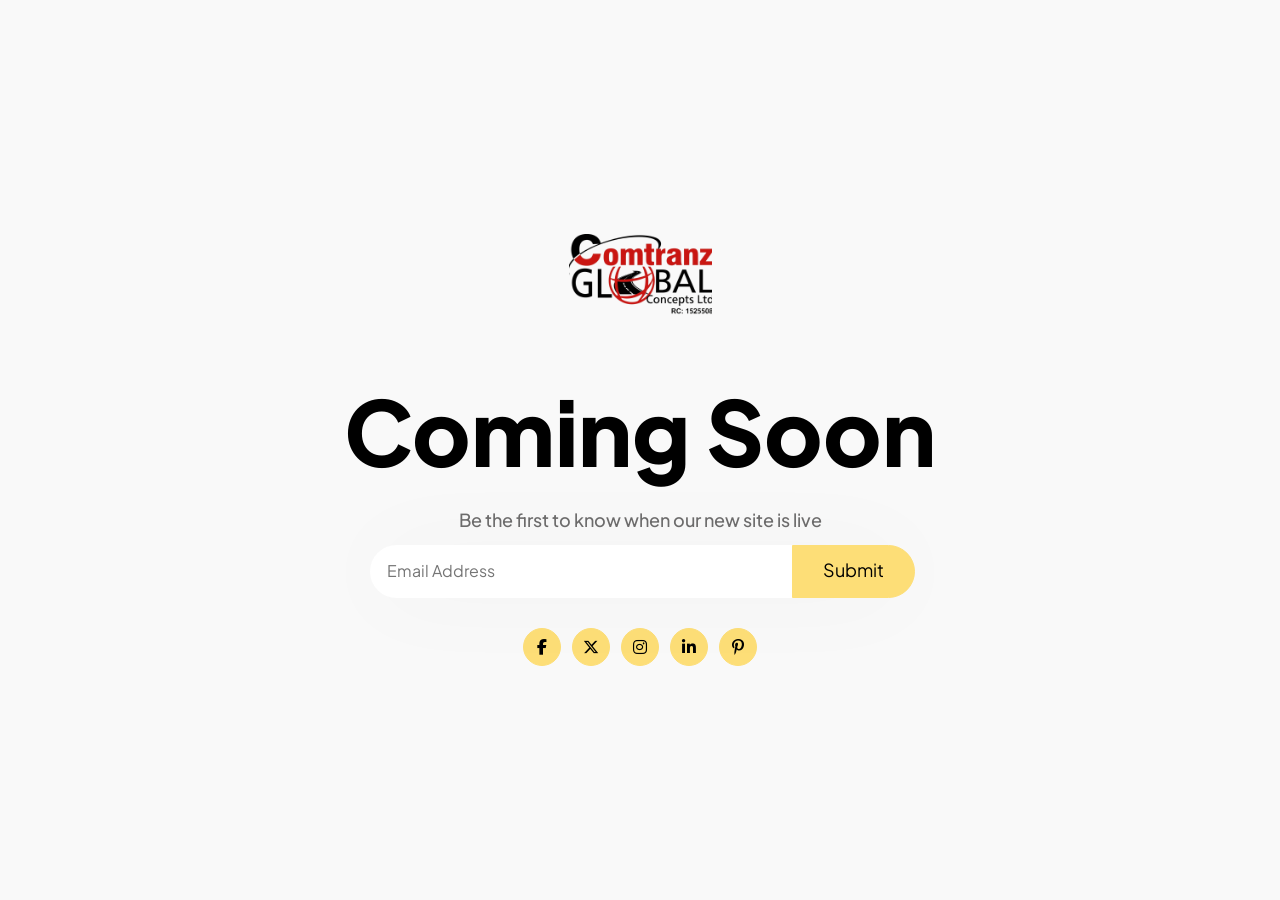
<file: coming-soon.html>
<!DOCTYPE html>
<html lang="zxx">

<head>
    <link rel='icon' type='image/png' href='./assets/images/logo.png'>
    <title>Coming Soon | Comtranz Global</title>
    <!-- /SEO Ultimate -->
    <meta name="viewport" content="width=device-width, initial-scale=1, maximum-scale=1, user-scalable=0">
    <meta charset="utf-8">













    <link rel="manifest" href="./assets/images/favicon/manifest.json">
    <meta name="msapplication-TileColor" content="#ffffff">
    <meta name="msapplication-TileImage" content="/ms-icon-144x144.png">
    <meta name="theme-color" content="#ffffff">
    <!-- Latest compiled and minified CSS -->
    <link href="assets/bootstrap/bootstrap.min.css" rel="stylesheet">
    <link rel="stylesheet" href="./assets/js/bootstrap.min.js">
    <!-- Font Awesome link -->
    <link rel="stylesheet" href="https://cdnjs.cloudflare.com/ajax/libs/font-awesome/6.5.1/css/all.min.css">
    <!-- StyleSheet link CSS -->
    <link href="assets/css/style.css" rel="stylesheet" type="text/css">
    <link href="assets/css/responsive.css" rel="stylesheet" type="text/css">
    <link href="assets/css/aos.css" rel="stylesheet">
    <link href="assets/css/magnific-popup.css" rel="stylesheet" type="text/css">
</head>
<body>
<div class="comingsoon_outer">
    <!-- Sub Banner -->
    <section class="comingsoon_section position-relative">
        <div class="container">
            <div class="row">
                <div class="col-12">
                    <div class="logo_outer">
                        <figure class="banner-logo mb-0">
                            <img src="assets/images/logo.png" alt="image" class="img-fluid">
                        </figure>
                    </div>
                    <div class="sub_banner_content">
                        <h1>Coming Soon</h1>
                        <p class="text-size-18">Be the first to know when our new site is live</p>
                        <form action="#">
                            <div class="form-group position-relative">
                                <input type="text" class="form_style" placeholder="Email Address" name="email">
                                <button>Submit</button>
                            </div>
                        </form>
                        <ul class="list-unstyled mb-0 social-icon">
                            <li><a href="#"><i class="fa-brands fa-facebook-f"></i></a></li>
                            <li><a href="#"><i class="fa-brands fa-x-twitter"></i></a></li>
                            <li><a href="#"><i class="fa-brands fa-instagram"></i></a></li>
                            <li><a href="#"><i class="fa-brands fa-linkedin-in"></i></a></li>
                            <li><a href="https://www.pinterest.com/"><i class="fa-brands fa-pinterest-p"></i></a></li>
                        </ul>
                    </div>
                </div>
            </div>
        </div>
    </section>
</div>
<!-- PRE LOADER -->
<div class="loader-mask">
    <div class="loader">
        <div></div>
        <div></div>
    </div>
</div>
<!-- Latest compiled JavaScript -->
<script src="assets/js/jquery-3.7.1.min.js"></script>
<script src="assets/js/bootstrap.min.js"></script>
<script src="assets/js/popper.min.js"></script>
<script src="assets/js/aos.js"></script>
<script src="assets/js/preloader.js"></script>
</body>
</html>
</file>
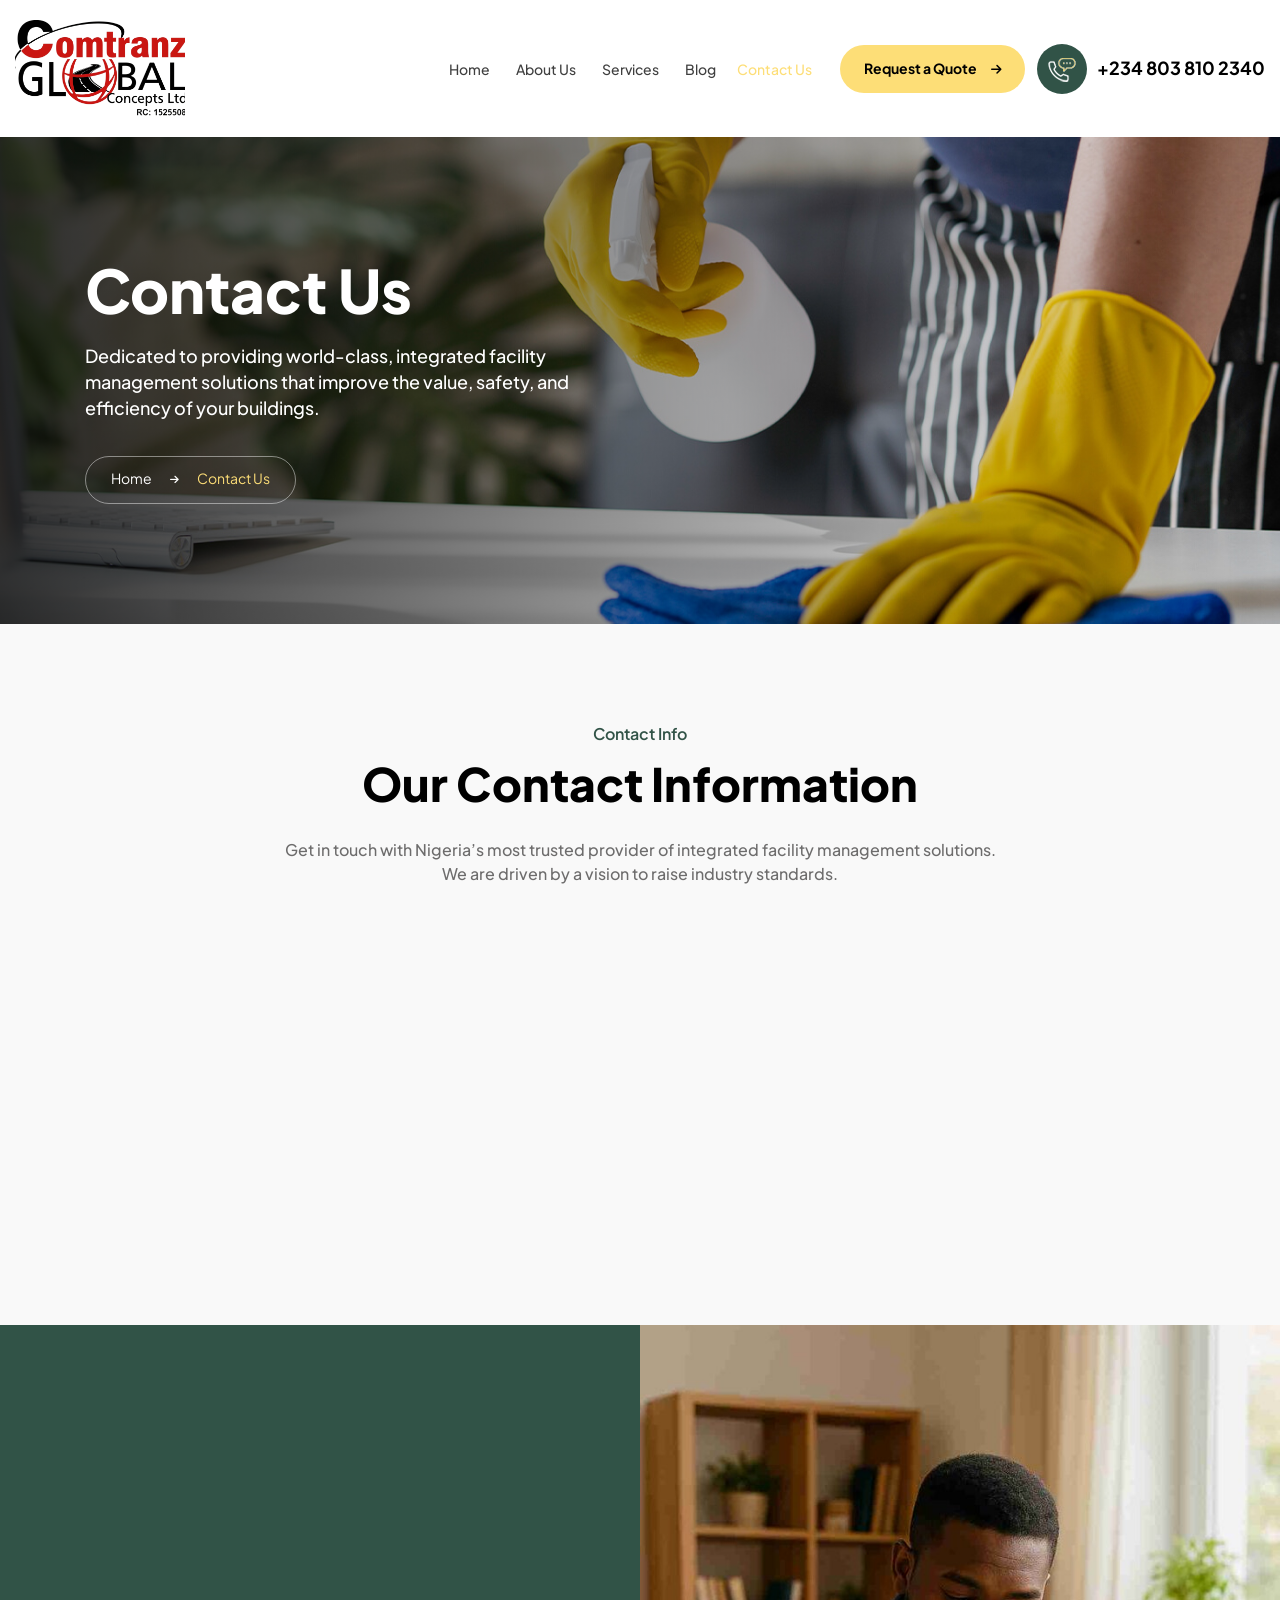
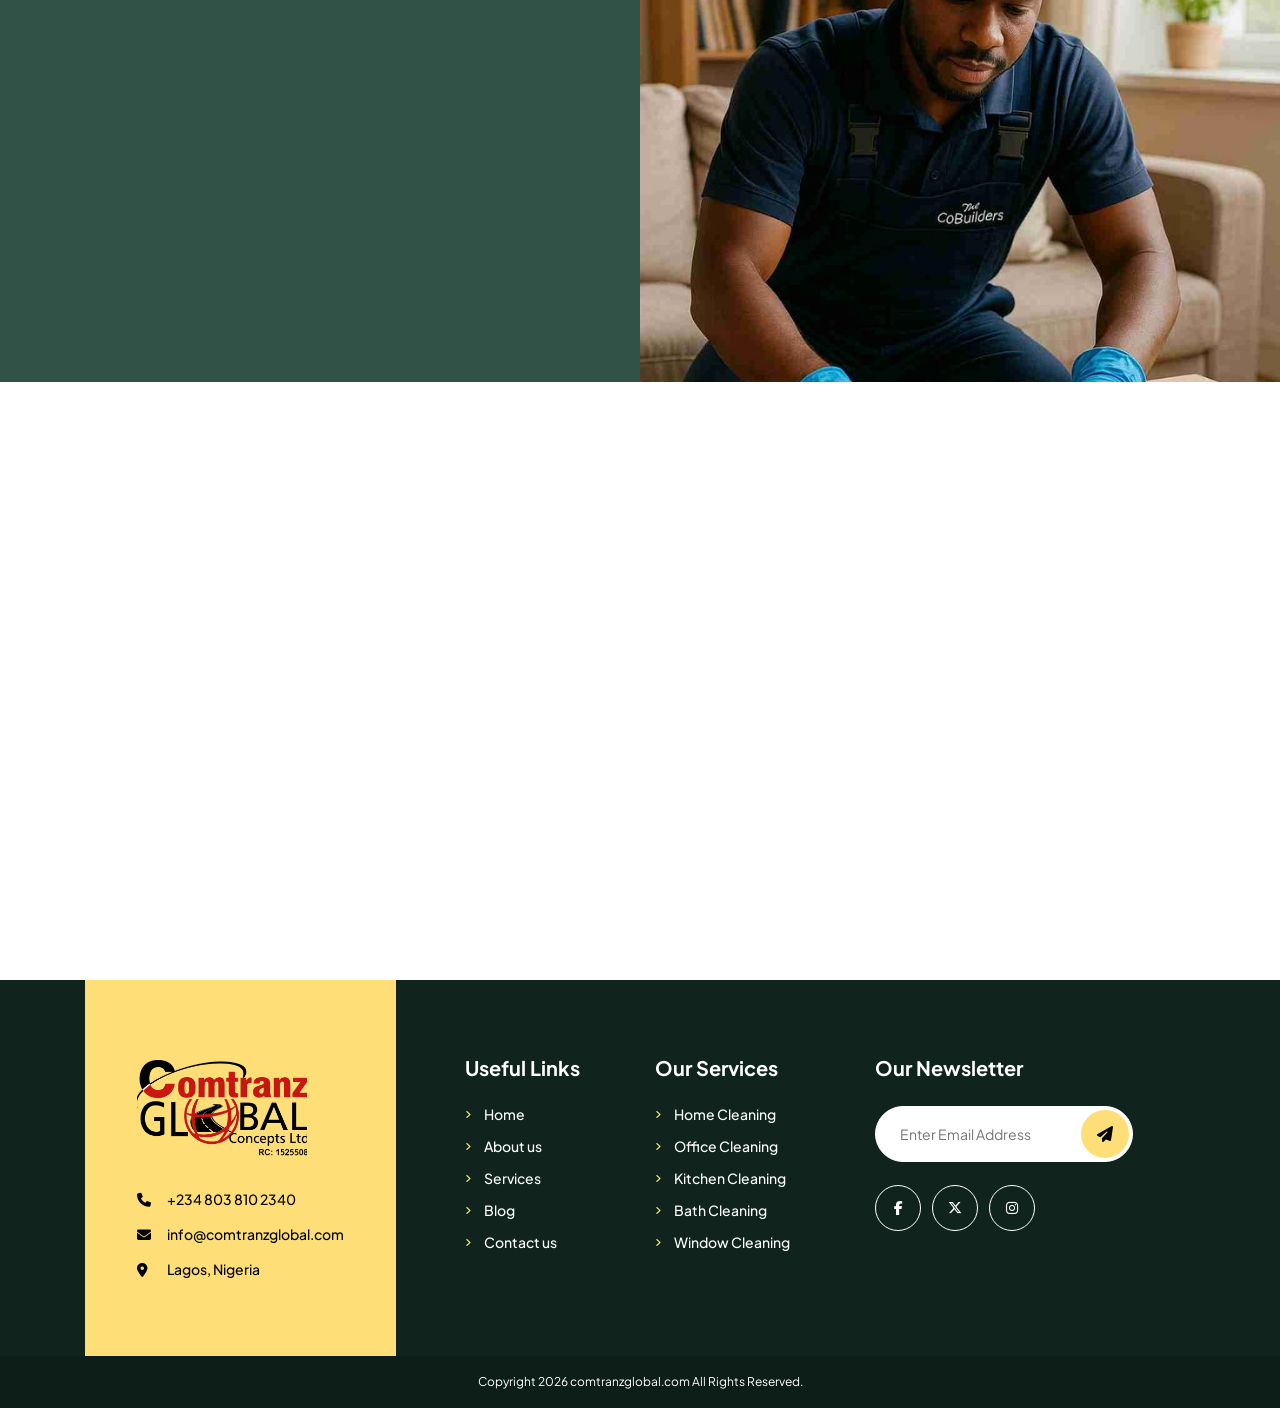
<file: contact.html>
<!DOCTYPE html>
<html lang="zxx">

<head>
    <link rel='icon' type='image/png' href='./assets/images/logo.png'>
    <title>Contact Us | Comtranz Global Facility Management</title>
    <!-- /SEO Ultimate -->
    <meta name="viewport" content="width=device-width, initial-scale=1, maximum-scale=1, user-scalable=0">
    <meta charset="utf-8">













    <link rel="manifest" href="./assets/images/favicon/manifest.json">
    <meta name="msapplication-TileColor" content="#ffffff">
    <meta name="msapplication-TileImage" content="/ms-icon-144x144.png">
    <meta name="theme-color" content="#ffffff">
    <!-- Latest compiled and minified CSS -->
    <link href="assets/bootstrap/bootstrap.min.css" rel="stylesheet">
    <link rel="stylesheet" href="./assets/js/bootstrap.min.js">
    <!-- Font Awesome link -->
    <link rel="stylesheet" href="https://cdnjs.cloudflare.com/ajax/libs/font-awesome/6.5.1/css/all.min.css">
    <!-- StyleSheet link CSS -->
    <link href="assets/css/style.css" rel="stylesheet" type="text/css">
    <link href="assets/css/responsive.css" rel="stylesheet" type="text/css">
    <link href="assets/css/owl.carousel.min.css" rel="stylesheet" type="text/css">
    <link href="assets/css/owl.theme.default.min.css" rel="stylesheet" type="text/css">
    <link href="assets/css/aos.css" rel="stylesheet">
    <link href="assets/css/magnific-popup.css" rel="stylesheet" type="text/css">
</head>
<body>
<!-- Back to top button -->
<a id="button"></a>
<div class="sub_banner position-relative">
    <header class="header">
        <div class="container">
            <nav class="navbar navbar-expand-lg navbar-light p-0">
                <a class="navbar-brand" href="index.html">
                    <figure class="logo mb-0"><img src="assets/images/logo.png" alt="image" class="img-fluid"></figure>
                </a>
                <button class="navbar-toggler collapsed" type="button" data-toggle="collapse" data-target="#navbarSupportedContent" aria-controls="navbarSupportedContent"
                    aria-expanded="false" aria-label="Toggle navigation">
                    <span class="navbar-toggler-icon"></span>
                    <span class="navbar-toggler-icon"></span>
                    <span class="navbar-toggler-icon"></span>
                </button>
                <div class="collapse navbar-collapse" id="navbarSupportedContent">
                    <ul class="navbar-nav ml-auto">
                        <li class="nav-item">
                            <a class="nav-link" href="index.html">Home</a>
                        </li>
                        <li class="nav-item">
                            <a class="nav-link" href="about.html">About Us</a>
                        </li>
                        <li class="nav-item">
                            <a class="nav-link" href="service.html">Services</a>
                        </li>
                        <li class="nav-item">
                            <a class="nav-link" href="blog.html">Blog</a>
                        </li>
                        <li class="nav-item active">
                            <a class="nav-link" href="contact.html">Contact Us</a>
                        </li>
                    </ul>
                </div>
                <div class="last_list">
                    <a class="nav-link log_in" href="contact.html">Request a Quote<i class="fa-solid fa-arrow-right"></i></a>
                    <div class="phone-number">
                        <figure class="header-phone mb-0">
                            <img src="assets/images/header-phone.png" alt="image" class="img-fluid">
                        </figure>
                        <a href="tel:+2348038102340" class="text-decoration-none">
                            <span class="number">+234 803 810 2340</span>
                        </a>
                    </div>
                </div>
            </nav>
        </div>
    </header>
    <!-- Sub banner -->
    <section class="sub_banner_con position-relative">
        <div class="container position-relative">
            <div class="row">
                <div class="col-xl-6 col-lg-8 col-12">
                    <div class="sub_banner_content" data-aos="fade-up">
                        <h1 class="text-white">Contact Us</h1>
                        <p class="text-white text-size-18">Dedicated to providing world-class, integrated facility management solutions that improve the value, safety, and efficiency of your buildings.</p>
                        <div class="box">
                            <a href="index.html" class="text-decoration-none">
                                <span class="mb-0">Home</span>
                            </a>
                            <i class="arrow fa-solid fa-arrow-right"></i>
                            <span class="mb-0 box_span">Contact Us</span>
                        </div>
                    </div>
                </div>
            </div>
        </div>
    </section>
</div>
<!-- Contact Info -->
<section class="contactinfo-con position-relative">
    <div class="container">
        <div class="row">
            <div class="col-lg-8 col-md-10 col-12 mx-auto">
                <div class="contact_content text-center" data-aos="fade-up">
                    <h6>Contact Info</h6>
                    <h2>Our Contact Information</h2>
                    <p class="text-size-16">Get in touch with Nigeria’s most trusted provider of integrated facility management solutions. We are driven by a vision to raise industry standards.
                    </p>
                </div>
            </div>
        </div>
        <div class="row all_row" data-aos="fade-up">
            <div class="col-lg-4 col-md-6 col-sm-6 col-12 mx-auto all_column">
                <div class="contact-box">
                    <figure class="contact-icon">
                        <img src="./assets/images/contact-icon1.png" alt="image" class="img-fluid">
                    </figure>
                    <h3>Our Location</h3>
                    <a href="https://www.google.com/maps/place/Lagos,+Nigeria" 
                        class="mb-0 text-decoration-none text-size-16">Lagos, Nigeria
                    </a>
                </div>
            </div>
            <div class="col-lg-4 col-md-6 col-sm-6 col-12 mx-auto all_column">
                <div class="contact-box">
                    <figure class="contact-icon">
                        <img src="./assets/images/contact-icon2.png" alt="image" class="img-fluid">
                    </figure>
                    <a href="tel:+2348038102340" class="mb-0 text-decoration-none text-size-16">+234 803 810 2340</a>
                </div>
            </div>
            <div class="col-lg-4 col-md-6 col-sm-6 col-12 mx-auto all_column">
                <div class="contact-box mb-0">
                    <figure class="contact-icon">
                        <img src="./assets/images/contact-icon3.png" alt="image" class="img-fluid">
                    </figure>
                    <h3>Email us at</h3>
                    <a href="mailto:comtranzcgc@gmail.com" class="text-decoration-none text-size-16">comtranzcgc@gmail.com</a>
                    <div class="clearfix"></div>
                    <a href="mailto:info@comtranzglobal.com" class="mb-0 text-decoration-none text-size-16">info@comtranzglobal.com</a>
                </div>
            </div>
        </div>
    </div>
</section>
<!-- Contact Form -->
<section class="contactform-con position-relative">
    <figure class="contact-sideimage mb-0">
        <img src="assets/images/contact-sideimage.png" alt="image" class="img-fluid">
    </figure>
    <div class="container">
        <div class="row">
            <div class="col-xl-6 col-lg-6 col-md-12 col-sm-12 col-12 order-lg-1 order-2">
                <div class="contact_content position-relative" data-aos="fade-up">
                    <h6>Get in Touch</h6>
                    <h2 class="text-white">Send us a Message</h2>
                    <form id="contactpage" method="post" class="position-relative">
                        <div class="form-group input1 float-left">
                            <input type="text" class="form_style" placeholder="Name" name="fname" id="fname">
                        </div>
                        <div class="form-group float-left">
                            <input type="tel" class="form_style" placeholder="Phone" name="phone" id="phone">
                        </div>
                        <div class="form-group input1 float-left">
                            <input type="email" class="form_style" placeholder="Email" name="email" id="email">
                        </div>
                        <div class="form-group float-left">
                            <input type="text" class="form_style" placeholder="Subject" name="subject" id="subject">
                        </div>
                        <div class="form-group message">
                            <textarea class="form_style" placeholder="Message" rows="3" name="msg"></textarea>
                        </div>
                        <button type="submit" id="submit" class="submit_now text-decoration-none">Submit Now<i class="fa-solid fa-arrow-right"></i></button>
                    </form>
                </div>
            </div>
            <div class="col-xl-6 col-lg-6 col-md-12 col-sm-12 col-12 order-lg-2 order-1">
                <div class="contact_wrapper position-relative" data-aos="fade-up">
                    <figure class="contact-rightbackground mb-0">
                        <img src="assets/images/contact-rightbackground.jpg" alt="image" class="img-fluid">
                    </figure>
                </div>
            </div>
        </div>
    </div>
</section>
<!-- Map -->
<div class="map-con">
    <iframe src="https://www.google.com/maps/embed?pb=!1m18!1m12!1m3!1d253682.45932559533!2d3.11914389453125!3d6.453059100000001!2m3!1f0!2f0!3f0!3m2!1i1024!2i768!4f13.1!3m3!1m2!1s0x103b8b2ae68280c1%3A0xdc9e87a3da578186!2sLagos!5e0!3m2!1sen!2sng!4v1710000000000!5m2!1sen!2sng" style="border:none;" allowfullscreen="" loading="lazy" referrerpolicy="no-referrer-when-downgrade"></iframe>
</div>
<!-- Footer -->
<section class="footer-con position-relative">
    <div class="footer_lowerportion position-relative">
        <div class="container">
            <div class="middle_portion">
                <div class="row all_row">
                    <div class="col-xl-4 col-lg-4 col-md-12 col-sm-12 col-12 all_column">
                        <div class="logo-content">
                            <a href="index.html">
                                <figure class="footer-logo">
                                    <img class="img-fluid" src="assets/images/footer-logo.png" alt="image">
                                </figure>
                            </a>
                            <ul class="list-unstyled mb-0">
                                <li class="text">
                                    <i class="fa-solid fa-phone"></i>
                                    <a href="tel:+2348038102340" class="text-decoration-none">+234 803 810 2340</a>
                                </li>
                                <li class="clearfix mb-0"></li>
                                <li class="text">
                                    <i class="fa-solid fa-envelope"></i>
                                    <a href="mailto:info@comtranzglobal.com" class="text-decoration-none">info@comtranzglobal.com</a>
                                </li>
                                <li class="clearfix mb-0"></li>
                                <li class="text">
                                    <i class="fa-solid fa-location-dot"></i>
                                    <a href="https://www.google.com/maps/place/Lagos,+Nigeria" 
                                        class="text-decoration-none address mb-0">Lagos, Nigeria
                                    </a>
                                </li>
                            </ul>
                        </div>
                    </div>
                    <div class="col-xl-2 col-lg-2 col-md-3 col-sm-6 col-6 all_column">
                        <div class="links">
                            <h4 class="heading">Useful Links</h4>
                            <ul class="list-unstyled mb-0">
                                <li><i class="fa-solid fa-angle-right"></i><a href="index.html">Home</a></li>
                                <li><i class="fa-solid fa-angle-right"></i><a href="about.html">About us</a></li>
                                <li><i class="fa-solid fa-angle-right"></i><a href="service.html">Services</a></li>
                                <li><i class="fa-solid fa-angle-right"></i><a href="blog.html">Blog</a></li>
                                <li><i class="fa-solid fa-angle-right"></i><a href="contact.html">Contact us</a></li>
                            </ul>
                        </div>
                    </div>
                    <div class="col-xl-2 col-lg-2 col-md-4 col-sm-6 col-6 all_column">
                        <div class="use-link links">
                            <h4 class="heading">Our Services</h4>
                            <ul class="list-unstyled mb-0">
                                <li><i class="fa-solid fa-angle-right"></i><a href="index.html">Home Cleaning</a></li>
                                <li><i class="fa-solid fa-angle-right"></i><a href="about.html">Office Cleaning</a></li>
                                <li><i class="fa-solid fa-angle-right"></i><a href="service.html">Kitchen Cleaning</a></li>
                                <li><i class="fa-solid fa-angle-right"></i><a href="index.html">Bath Cleaning</a></li>
                                <li><i class="fa-solid fa-angle-right"></i><a href="about.html">Window Cleaning</a></li>
                            </ul>
                        </div>
                    </div>
                    <div class="col-xl-4 col-lg-4 col-md-5 col-sm-12 col-12 all_column">
                        <div class="icon">
                            <h4 class="heading">Our Newsletter</h4>
                            <form action="#">
                                <div class="form-group position-relative mb-0">
                                    <input type="text" class="form_style" placeholder="Enter Email Address" name="email">
                                    <button><i class="send fa-sharp fa-solid fa-paper-plane"></i></button>
                                </div>
                            </form>
                            <ul class="list-unstyled mb-0 social-icons">
                                <li><a href="#" class="text-decoration-none"><i class="fa-brands fa-facebook-f social-networks"></i></a></li>
                                <li><a href="#" class="text-decoration-none"><i class="fa-brands fa-x-twitter social-networks"></i></a></li>
                                <li><a href="#" class="text-decoration-none"><i class="fa-brands fa-instagram social-networks"></i></a></li>
                            </ul>
                        </div>
                    </div>
                </div>
            </div>
        </div>
        <div class="copyright">
            <p class="mb-0">Copyright 2026 comtranzglobal.com All Rights Reserved.</p>
        </div>
    </div>
</section>
<!-- PRE LOADER -->
<div class="loader-mask">
    <div class="loader">
        <div></div>
        <div></div>
    </div>
</div>
<!-- Latest compiled JavaScript -->
<script src="assets/js/jquery-3.7.1.min.js"></script>
<script src="assets/js/popper.min.js"></script>
<script src="assets/js/bootstrap.min.js"></script>
<script src="assets/js/aos.js"></script>
<script src="assets/js/owl.carousel.js"></script>
<script src="assets/js/carousel.js"></script>
<script src="assets/js/animation.js"></script>
<script src="assets/js/back-to-top-button.js"></script>
<script src="assets/js/preloader.js"></script>
<script src="assets/js/counter.js"></script>
<script src="assets/js/contact-form.js"></script>
<script src="assets/js/contact-validate.js"></script>
</body>
</html>
</file>
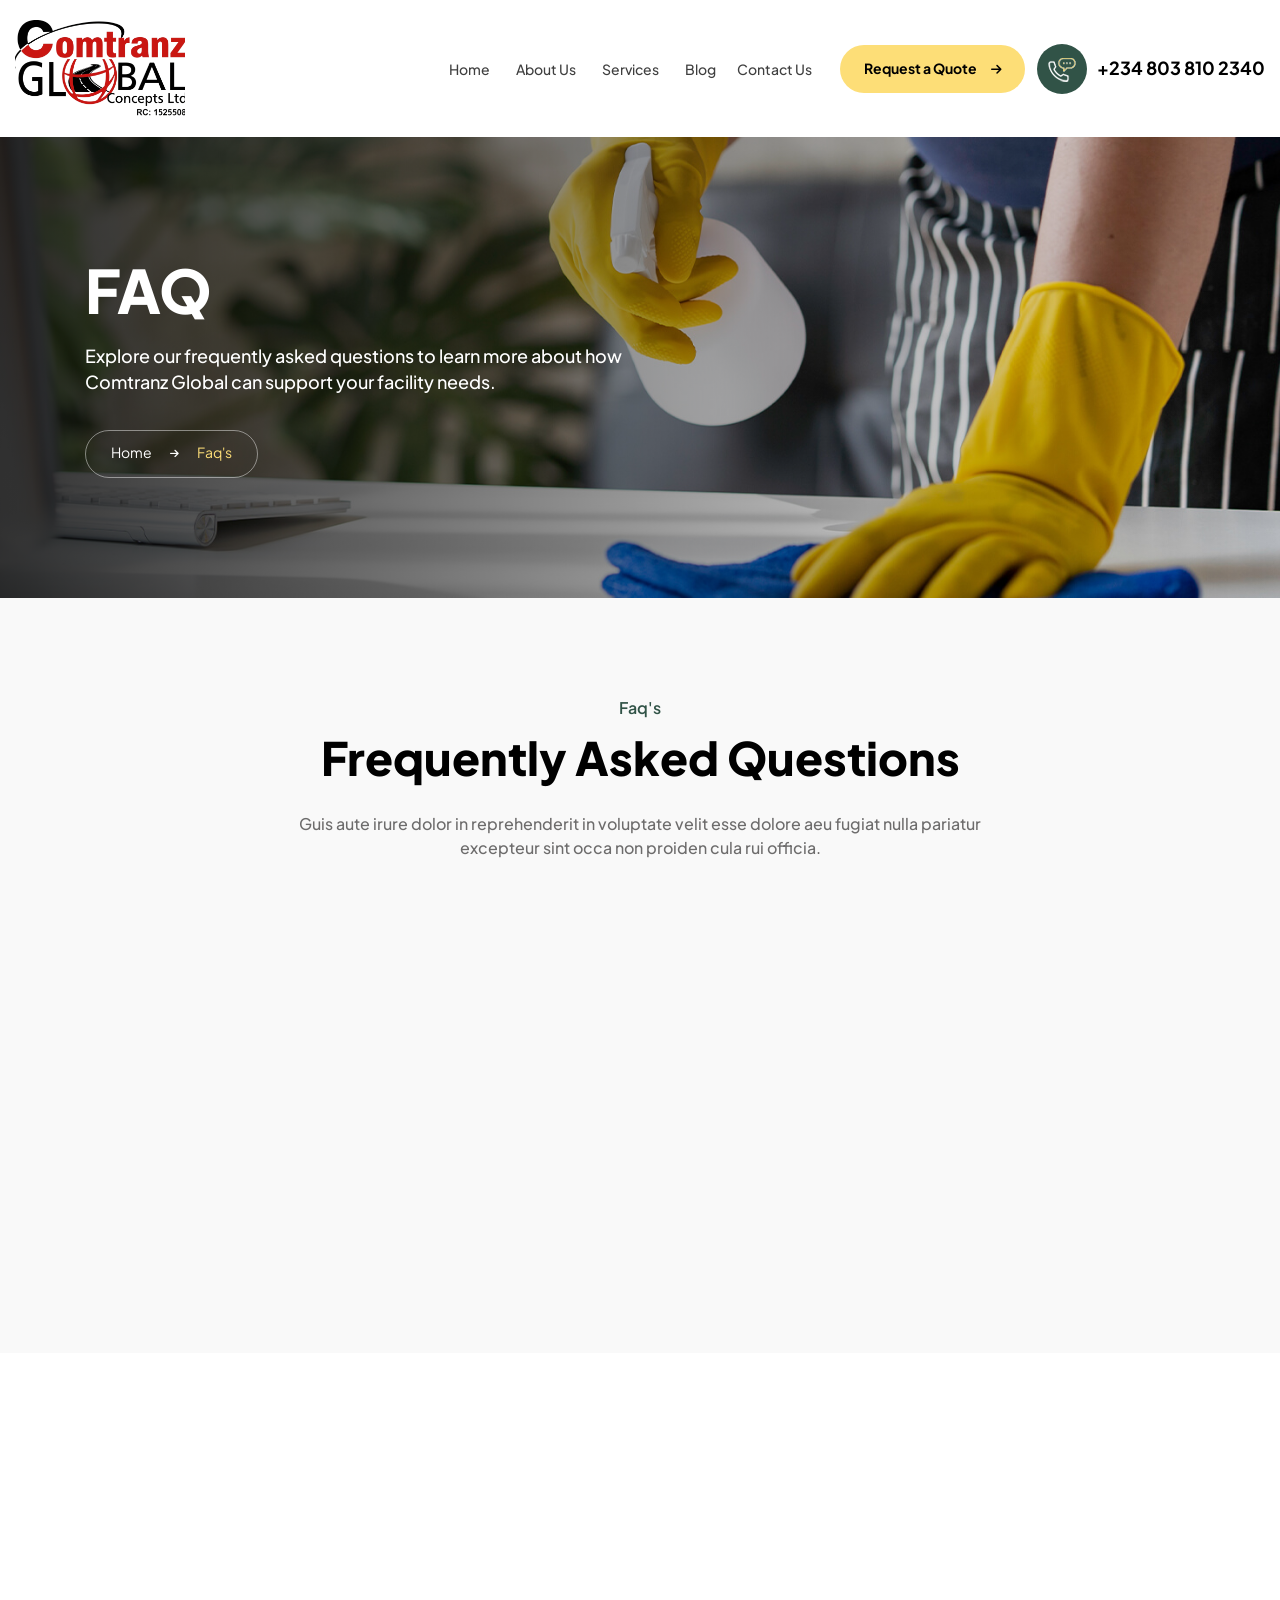
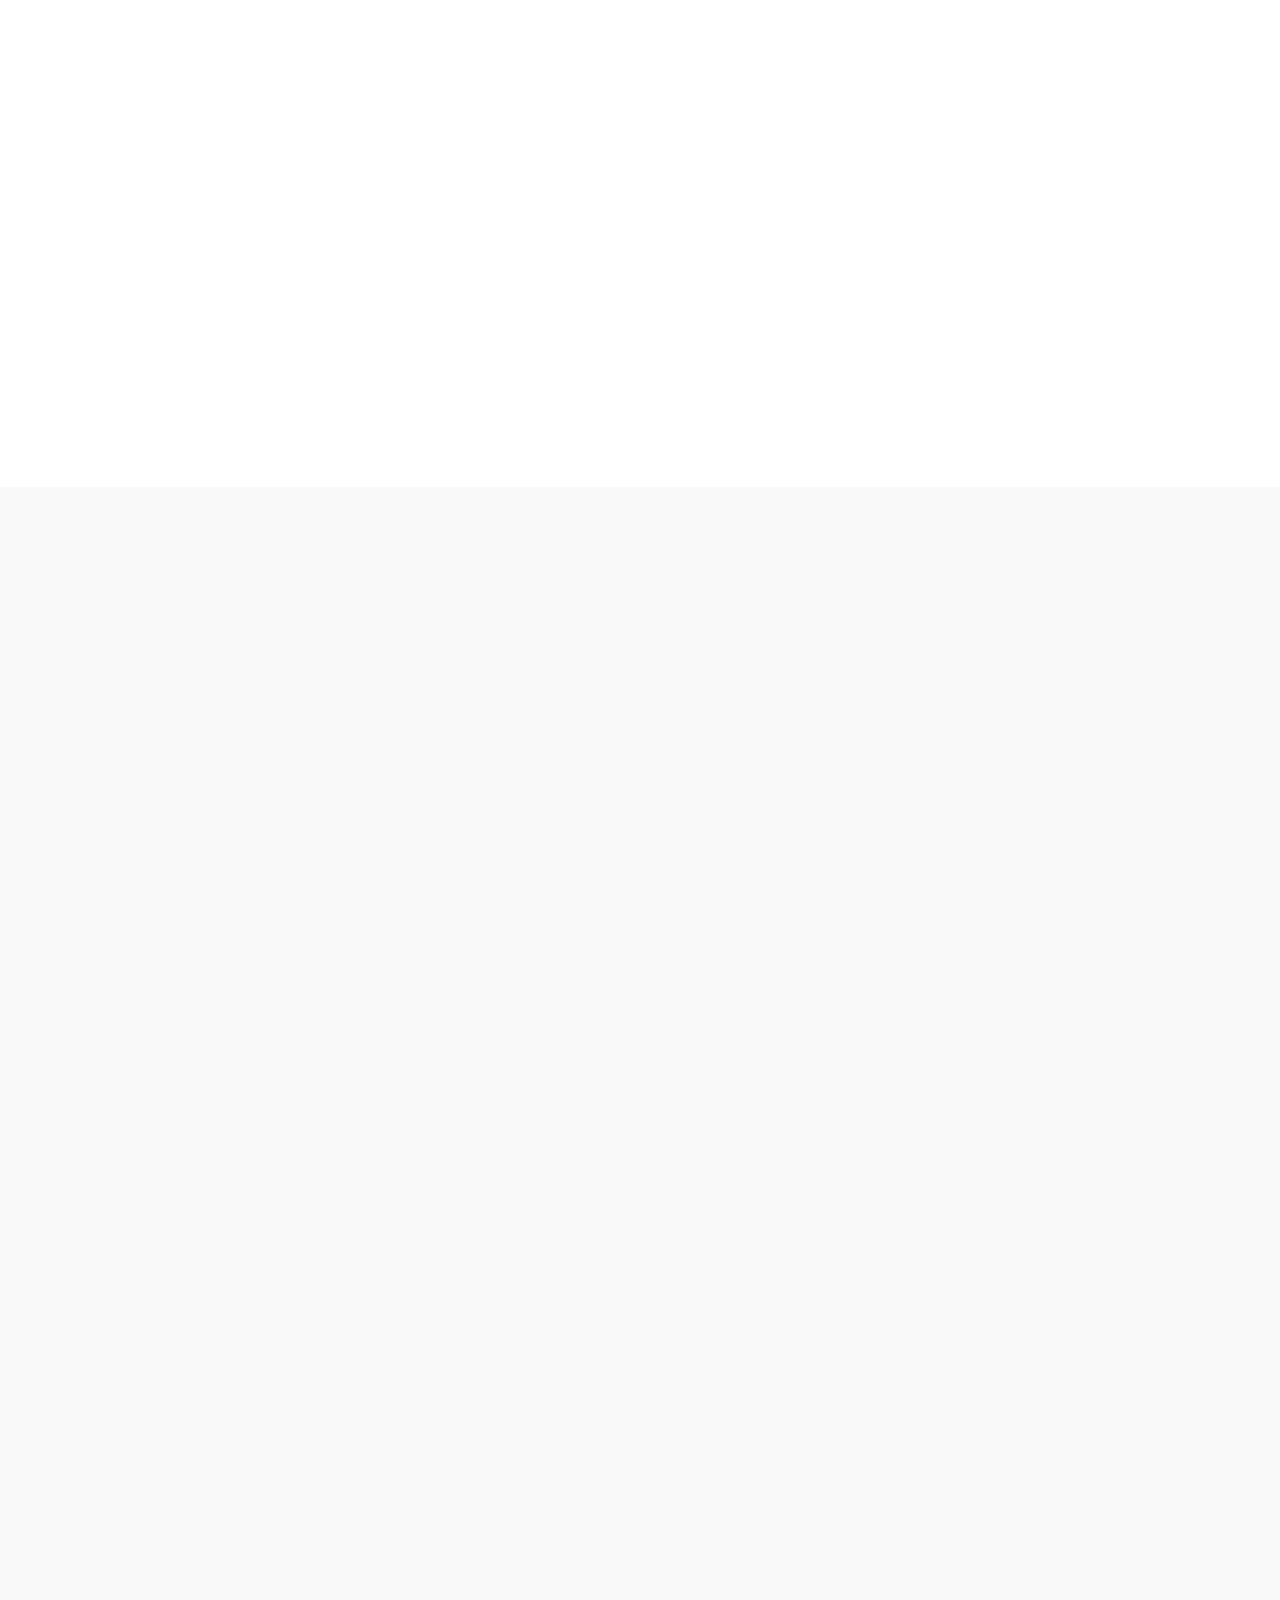
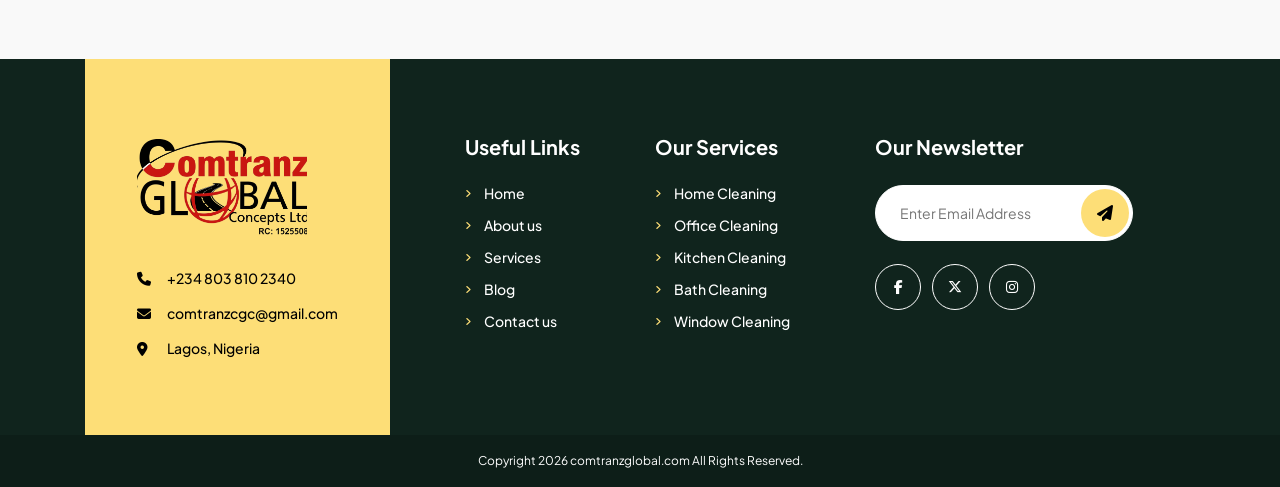
<file: faq.html>
<!DOCTYPE html>
<html lang="zxx">

<head>
    <link rel='icon' type='image/png' href='./assets/images/logo.png'>
    <title>Faq's | Comtranz Global</title>
    <!-- /SEO Ultimate -->
    <meta name="viewport" content="width=device-width, initial-scale=1, maximum-scale=1, user-scalable=0">
    <meta charset="utf-8">













    <link rel="manifest" href="./assets/images/favicon/manifest.json">
    <meta name="msapplication-TileColor" content="#ffffff">
    <meta name="msapplication-TileImage" content="/ms-icon-144x144.png">
    <meta name="theme-color" content="#ffffff">
    <!-- Latest compiled and minified CSS -->
    <link href="assets/bootstrap/bootstrap.min.css" rel="stylesheet">
    <link rel="stylesheet" href="./assets/js/bootstrap.min.js">
    <!-- Font Awesome link -->
    <link rel="stylesheet" href="https://cdnjs.cloudflare.com/ajax/libs/font-awesome/6.5.1/css/all.min.css">
    <!-- StyleSheet link CSS -->
    <link href="assets/css/style.css" rel="stylesheet" type="text/css">
    <link href="assets/css/responsive.css" rel="stylesheet" type="text/css">
    <link href="assets/css/owl.carousel.min.css" rel="stylesheet" type="text/css">
    <link href="assets/css/owl.theme.default.min.css" rel="stylesheet" type="text/css">
    <link href="assets/css/aos.css" rel="stylesheet">
    <link href="assets/css/magnific-popup.css" rel="stylesheet" type="text/css">
</head>
<body>
<!-- Back to top button -->
<a id="button"></a>
<div class="sub_banner position-relative">
    <header class="header">
        <div class="container">
            <nav class="navbar navbar-expand-lg navbar-light p-0">
                <a class="navbar-brand" href="index.html">
                    <figure class="logo mb-0"><img src="assets/images/logo.png" alt="image" class="img-fluid"></figure>
                </a>
                <button class="navbar-toggler collapsed" type="button" data-toggle="collapse" data-target="#navbarSupportedContent" aria-controls="navbarSupportedContent"
                    aria-expanded="false" aria-label="Toggle navigation">
                    <span class="navbar-toggler-icon"></span>
                    <span class="navbar-toggler-icon"></span>
                    <span class="navbar-toggler-icon"></span>
                </button>
                <div class="collapse navbar-collapse" id="navbarSupportedContent">
                    <ul class="navbar-nav ml-auto">
                        <li class="nav-item">
                            <a class="nav-link" href="index.html">Home</a>
                        </li>
                        <li class="nav-item">
                            <a class="nav-link" href="about.html">About Us</a>
                        </li>
                        <li class="nav-item">
                            <a class="nav-link" href="service.html">Services</a>
                        </li>
                        <li class="nav-item">
                            <a class="nav-link" href="blog.html">Blog</a>
                        </li>
                        <li class="nav-item">
                            <a class="nav-link" href="contact.html">Contact Us</a>
                        </li>
                    </ul>
                </div>
                <div class="last_list">
                    <a class="nav-link log_in" href="contact.html">Request a Quote<i class="fa-solid fa-arrow-right"></i></a>
                    <div class="phone-number">
                        <figure class="header-phone mb-0">
                            <img src="assets/images/header-phone.png" alt="image" class="img-fluid">
                        </figure>
                        <a href="tel:+568925896325" class="text-decoration-none">
                            <span class="number">+234 803 810 2340</span>
                        </a>
                    </div>
                </div>
            </nav>
        </div>
    </header>
    <!-- Sub banner -->
    <section class="sub_banner_con position-relative">
        <div class="container position-relative">
            <div class="row">
                <div class="col-xl-6 col-lg-8 col-12">
                    <div class="sub_banner_content" data-aos="fade-up">
                        <h1 class="text-white">FAQ</h1>
                        <p class="text-white text-size-18">Explore our frequently asked questions to learn more about how Comtranz Global can support your facility needs.</p>
                        <div class="box">
                            <a href="index.html" class="text-decoration-none">
                                <span class="mb-0">Home</span>
                            </a>
                            <i class="arrow fa-solid fa-arrow-right"></i>
                            <span class="mb-0 box_span">Faq's</span>
                        </div>
                    </div>
                </div>
            </div>
        </div>
    </section>
</div>
<!-- Faq -->
<section class="faq-con position-relative">
    <div class="container">
        <div class="row">
            <div class="col-lg-8 col-md-10 col-12 mx-auto">
                <div class="faq_content text-center" data-aos="fade-up">
                    <h6>Faq's</h6>
                    <h2>Frequently Asked Questions</h2>
                    <p class="text-size-16">Guis aute irure dolor in reprehenderit in voluptate velit esse dolore aeu fugiat nulla pariatur excepteur sint
                        occa non proiden cula rui officia.
                    </p>
                </div>
            </div>
        </div>
        <div class="faq" data-aos="fade-up">
            <div class="accordian-section-inner position-relative">
                <div class="accordian-inner">
                    <div id="faq_accordion1">
                        <div class="row">
                            <div class="col-lg-6 col-md-12 col-sm-12 col-12">
                                <div class="accordion-card">
                                    <div class="card-header" id="headingOne">
                                        <a href="#" class="btn btn-link collapsed" data-toggle="collapse" data-target="#collapseOne" aria-expanded="false" aria-controls="collapseOne">
                                            <h5>What cleaning services do you offer?</h5>
                                        </a>
                                    </div>
                                    <div id="collapseOne" class="collapse" aria-labelledby="headingOne" data-parent="#faq_accordion1">
                                        <div class="card-body">
                                            <p class="text-size-16 text-left mb-0">We offer a wide range of services including daily home and office cleaning, deep cleaning, fumigation, electrical and plumbing maintenance, and HVAC services.
                                            </p>
                                        </div>
                                    </div>
                                </div>
                                <div class="accordion-card">
                                    <div class="card-header" id="headingTwo">
                                        <a href="#" class="btn btn-link collapsed" data-toggle="collapse" data-target="#collapseTwo" aria-expanded="false" aria-controls="collapseTwo">
                                            <h5>Are your cleaning products safe?</h5>
                                        </a>
                                    </div>
                                    <div id="collapseTwo" class="collapse" aria-labelledby="headingTwo" data-parent="#faq_accordion1">
                                        <div class="card-body">
                                            <p class="text-size-16 text-left mb-0">Yes, we prioritize safety by using industry-approved, environmentally friendly cleaning products that are safe for both residential and commercial environments.
                                            </p>
                                        </div>
                                    </div>
                                </div>
                                <div class="accordion-card">
                                    <div class="card-header" id="headingThree">
                                        <a href="#" class="btn btn-link collapsed" data-toggle="collapse" data-target="#collapseThree" aria-expanded="false" aria-controls="collapseThree">
                                            <h5>Do I need to provide cleaning supplies?</h5>
                                        </a>
                                    </div>
                                    <div id="collapseThree" class="collapse" aria-labelledby="headingThree" data-parent="#faq_accordion1">
                                        <div class="card-body">
                                            <p class="text-size-16 text-left mb-0">No, Comtranz Global provides all necessary high-quality cleaning supplies and advanced equipment to ensure the best results for every session.
                                            </p>
                                        </div>
                                    </div>
                                </div>
                                <div class="accordion-card">
                                    <div class="card-header" id="headingFour">
                                        <a href="#" class="btn btn-link collapsed" data-toggle="collapse" data-target="#collapseFour" aria-expanded="false" aria-controls="collapseFour">
                                            <h5>Do you offer same-day cleaning?</h5>
                                        </a>
                                    </div>
                                    <div id="collapseFour" class="collapse" aria-labelledby="headingFour" data-parent="#faq_accordion1">
                                        <div class="card-body">
                                            <p class="text-size-16 text-left mb-0">Depending on our schedule and your urgency, we strive to accommodate same-day cleaning requests for clients within Lagos and neighboring areas.
                                            </p>
                                        </div>
                                    </div>
                                </div>
                            </div>
                            <div class="col-lg-6 col-md-12 col-sm-12 col-12">
                                <div class="accordion-card">
                                    <div class="card-header" id="headingFive">
                                        <a href="#" class="btn btn-link collapsed" data-toggle="collapse" data-target="#collapseFive" aria-expanded="false" aria-controls="collapseFive">
                                            <h5>How do I book a cleaning service?</h5>
                                        </a>
                                    </div>
                                    <div id="collapseFive" class="collapse" aria-labelledby="headingFive" data-parent="#faq_accordion1">
                                        <div class="card-body">
                                            <p class="text-size-16 text-left mb-0">You can book via our website's contact form, email us at comtranzcgc@gmail.com, or call us directly at +234 803 810 2340.
                                            </p>
                                        </div>
                                    </div>
                                </div>
                                <div class="accordion-card">
                                    <div class="card-header" id="headingSix">
                                        <a href="#" class="btn btn-link collapsed" data-toggle="collapse" data-target="#collapseSix" aria-expanded="false" aria-controls="collapseSix">
                                            <h5>How much do your services cost?</h5>
                                        </a>
                                    </div>
                                    <div id="collapseSix" class="collapse" aria-labelledby="headingSix" data-parent="#faq_accordion1">
                                        <div class="card-body">
                                            <p class="text-size-16 text-left mb-0">Our pricing is competitive and varies based on the service type and facility size. We offer customized packages to fit your specific budget and needs.
                                            </p>
                                        </div>
                                    </div>
                                </div>
                                <div class="accordion-card">
                                    <div class="card-header" id="headingSeven">
                                        <a href="#" class="btn btn-link collapsed" data-toggle="collapse" data-target="#collapseSeven" aria-expanded="false" aria-controls="collapseSeven">
                                            <h5>How long does a cleaning session take?</h5>
                                        </a>
                                    </div>
                                    <div id="collapseSeven" class="collapse" aria-labelledby="headingSeven" data-parent="#faq_accordion1">
                                        <div class="card-body">
                                            <p class="text-size-16 text-left mb-0">The duration depends on the scope of work. A standard office or home cleaning typically takes 3-6 hours, while deep cleaning may take longer.
                                            </p>
                                        </div>
                                    </div>
                                </div>
                                <div class="accordion-card">
                                    <div class="card-header" id="headingEight">
                                        <a href="#" class="btn btn-link collapsed" data-toggle="collapse" data-target="#collapseEight" aria-expanded="false" aria-controls="collapseEight">
                                            <h5>What if I’m not satisfied with the cleaning?</h5>
                                        </a>
                                    </div>
                                    <div id="collapseEight" class="collapse" aria-labelledby="headingEight" data-parent="#faq_accordion1">
                                        <div class="card-body">
                                            <p class="text-size-16 text-left mb-0">Customer Focus is our priority. If you're not satisfied, contact us within 24 hours, and we will address the issue promptly at no extra cost.
                                            </p>
                                        </div>
                                    </div>
                                </div>
                            </div>
                        </div>
                    </div>
                </div>
            </div>
        </div>
    </div>
</section>
<!-- Testimonial -->
<section class="testimonial-con">
    <div class="container">
        <div class="row">
            <div class="col-lg-8 col-md-10 col-12 mx-auto">
                <div class="testimonial_content text-center" data-aos="fade-up">
                    <h6>Tesimonials</h6>
                    <h2>What Our Clients are Saying About Us</h2>
                </div>
            </div>
        </div>
        <div class="slider-box" data-aos="fade-up">
            <div id="big" class="owl-carousel owl-theme">
                <div class="item">
                    <div class="review-details-box">
                        <figure class="d-inline-block stars-img">
                            <img src="assets/images/stars-img.png" alt="stars-img">
                        </figure>
                        <p class="text-size-18">“Comtranz Global transformed our office environment. Their team is exceptionally professional and their attention to detail in facility maintenance is unmatched in the industry.”
                        </p>
                        <div class="customer-status">
                            <h5>Chioma Adebayo</h5>
                            <span class="d-block">Estate Manager</span>
                        </div>
                    </div>
                </div>
                <div class="item">
                    <div class="review-details-box">
                        <figure class="d-inline-block stars-img">
                            <img src="assets/images/stars-img.png" alt="stars-img">
                        </figure>
                        <p class="text-size-18">“The reliability and innovation Comtranz Global brings to our residential estate is impressive. We finally have a facility management partner we can truly depend on.”
                        </p>
                        <div class="customer-status">
                            <h5>Olumide Okonkwo</h5>
                            <span class="d-block">Office Administrator</span>
                        </div>
                    </div>
                </div>
                <div class="item">
                    <div class="review-details-box">
                        <figure class="d-inline-block stars-img">
                            <img src="assets/images/stars-img.png" alt="stars-img">
                        </figure>
                        <p class="text-size-18">“Professionalism and integrity are clearly at the core of their services. Our facility’s efficiency has significantly improved since we partnered with them.”
                        </p>
                        <div class="customer-status">
                            <h5>Fatima Ibrahim</h5>
                            <span class="d-block">Property Owner</span>
                        </div>
                    </div>
                </div>
                <div class="item">
                    <div class="review-details-box">
                        <figure class="d-inline-block stars-img">
                            <img src="assets/images/stars-img.png" alt="stars-img">
                        </figure>
                        <p class="text-size-18">“Expert cleaners and proactive maintenance – Comtranz Global is the best facility management firm we've worked with. Their customer focus is truly refreshing.”
                        </p>
                        <div class="customer-status">
                            <h5>Clare Smyth</h5>
                            <span class="d-block">Happy Customer</span>
                        </div>
                    </div>
                </div>
                <div class="item">
                    <div class="review-details-box">
                        <figure class="d-inline-block stars-img">
                            <img src="assets/images/stars-img.png" alt="stars-img">
                        </figure>
                        <p class="text-size-18">“They provide exceptional janitorial services and landscaping. Our property has never looked better or operated more efficiently. Highly recommended!”
                        </p>
                        <div class="customer-status">
                            <h5>Hekim Rswana</h5>
                            <span class="d-block">Happy Customer</span>
                        </div>
                    </div>
                </div>
              </div>
              <div id="thumbs" class="owl-carousel owl-theme lower-images">
                <div class="item">
                    <figure>
                        <img src="assets/images/client-img1.jpg" alt="client-img">
                    </figure>    
                </div>
                <div class="item">
                    <figure>
                        <img src="assets/images/client-img2.jpg" alt="client-img">
                    </figure>    
                </div>
                <div class="item">
                    <figure>
                        <img src="assets/images/client-img3.jpg" alt="client-img">
                    </figure>    
                </div>
                <div class="item">
                    <figure>
                        <img src="assets/images/client-img4.jpg" alt="client-img">
                    </figure>    
                  </div>
                <div class="item">
                    <figure>
                        <img src="assets/images/client-img5.jpg" alt="client-img">
                    </figure>    
                </div>
              </div>
        </div>
    </div>
</section>
<!-- Article -->
<section class="article-con position-relative">
    <div class="container">
        <div class="row">
            <div class="col-lg-8 col-md-10 col-12 mx-auto">
                <div class="article_content text-center" data-aos="fade-up">
                    <h6>News & Articles</h6>
                    <h2>Discover Our Latest Blog Updates</h2>
                    <p class="text-size-16">Stay updated with the latest trends in integrated facility management, property maintenance, and efficient service delivery across Nigeria.
                    </p>
                </div>
            </div>
        </div>
        <div class="row" data-aos="fade-up">
            <div class="owl-carousel owl-theme">
                <div class="item">
                    <div class="article-box">
                        <div class="upper_portion position-relative">
                            <figure class="image mb-0">
                                <img src="./assets/images/article-image1.jpg" class="img-fluid" alt="image">
                            </figure>
                            <div class="icon">
                                <span class="number">18</span>
                                <span class="text">March</span>
                            </div>
                        </div>
                        <div class="lower_portion">
                            <h4>Top 5 Tips for a Spotless Home</h4>
                            <p class="text-size-16">Our professional team ensures your facility receives the highest standard of care and efficiency.</p>
                            <a href="./single-blog.html" class="text-decoration-none read_more">Read More<i class="fa-solid fa-arrow-right"></i></a>
                        </div>
                    </div>
                </div>
                <div class="item">
                    <div class="article-box">
                        <div class="upper_portion position-relative">
                            <figure class="image mb-0">
                                <img src="./assets/images/article-image2.jpg" class="img-fluid" alt="image">
                            </figure>
                            <div class="icon">
                                <span class="number">26</span>
                                <span class="text">April</span>
                            </div>
                        </div>
                        <div class="lower_portion">
                            <h4>Why Professional Cleaning Saves You Time</h4>
                            <p class="text-size-16">Stay updated with the latest trends in integrated facility management and proactive maintenance.</p>
                            <a href="./single-blog.html" class="text-decoration-none read_more">Read More<i class="fa-solid fa-arrow-right"></i></a>
                        </div>
                    </div>
                </div>
                <div class="item">
                    <div class="article-box">
                        <div class="upper_portion position-relative">
                            <figure class="image mb-0">
                                <img src="./assets/images/article-image3.jpg" class="img-fluid" alt="image">
                            </figure>
                            <div class="icon">
                                <span class="number">07</span>
                                <span class="text">June</span>
                            </div>
                        </div>
                        <div class="lower_portion">
                            <h4>Eco-Friendly Cleaning Effective Solutions</h4>
                            <p class="text-size-16">We deliver world-class facility management solutions tailored to your specific business needs.</p>
                            <a href="./single-blog.html" class="text-decoration-none read_more">Read More<i class="fa-solid fa-arrow-right"></i></a>
                        </div>
                    </div>
                </div>
                <div class="item">
                    <div class="article-box">
                        <div class="upper_portion position-relative">
                            <figure class="image mb-0">
                                <img src="./assets/images/article-image1.jpg" class="img-fluid" alt="image">
                            </figure>
                            <div class="icon">
                                <span class="number">18</span>
                                <span class="text">March</span>
                            </div>
                        </div>
                        <div class="lower_portion">
                            <h4>Top 5 Tips for a Spotless Home</h4>
                            <p class="text-size-16">Our professional team ensures your facility receives the highest standard of care and efficiency.</p>
                            <a href="./single-blog.html" class="text-decoration-none read_more">Read More<i class="fa-solid fa-arrow-right"></i></a>
                        </div>
                    </div>
                </div>
                <div class="item">
                    <div class="article-box">
                        <div class="upper_portion position-relative">
                            <figure class="image mb-0">
                                <img src="./assets/images/article-image2.jpg" class="img-fluid" alt="image">
                            </figure>
                            <div class="icon">
                                <span class="number">26</span>
                                <span class="text">April</span>
                            </div>
                        </div>
                        <div class="lower_portion">
                            <h4>Why Professional Cleaning Saves You Time</h4>
                            <p class="text-size-16">Stay updated with the latest trends in integrated facility management and proactive maintenance.</p>
                            <a href="./single-blog.html" class="text-decoration-none read_more">Read More<i class="fa-solid fa-arrow-right"></i></a>
                        </div>
                    </div>
                </div>
                <div class="item">
                    <div class="article-box">
                        <div class="upper_portion position-relative">
                            <figure class="image mb-0">
                                <img src="./assets/images/article-image3.jpg" class="img-fluid" alt="image">
                            </figure>
                            <div class="icon">
                                <span class="number">07</span>
                                <span class="text">June</span>
                            </div>
                        </div>
                        <div class="lower_portion">
                            <h4>Eco-Friendly Cleaning Effective Solutions</h4>
                            <p class="text-size-16">We deliver world-class facility management solutions tailored to your specific business needs.</p>
                            <a href="./single-blog.html" class="text-decoration-none read_more">Read More<i class="fa-solid fa-arrow-right"></i></a>
                        </div>
                    </div>
                </div>
                <div class="item">
                    <div class="article-box">
                        <div class="upper_portion position-relative">
                            <figure class="image mb-0">
                                <img src="./assets/images/article-image1.jpg" class="img-fluid" alt="image">
                            </figure>
                            <div class="icon">
                                <span class="number">18</span>
                                <span class="text">March</span>
                            </div>
                        </div>
                        <div class="lower_portion">
                            <h4>Top 5 Tips for a Spotless Home</h4>
                            <p class="text-size-16">Our professional team ensures your facility receives the highest standard of care and efficiency.</p>
                            <a href="./single-blog.html" class="text-decoration-none read_more">Read More<i class="fa-solid fa-arrow-right"></i></a>
                        </div>
                    </div>
                </div>
                <div class="item">
                    <div class="article-box">
                        <div class="upper_portion position-relative">
                            <figure class="image mb-0">
                                <img src="./assets/images/article-image2.jpg" class="img-fluid" alt="image">
                            </figure>
                            <div class="icon">
                                <span class="number">26</span>
                                <span class="text">April</span>
                            </div>
                        </div>
                        <div class="lower_portion">
                            <h4>Why Professional Cleaning Saves You Time</h4>
                            <p class="text-size-16">Stay updated with the latest trends in integrated facility management and proactive maintenance.</p>
                            <a href="./single-blog.html" class="text-decoration-none read_more">Read More<i class="fa-solid fa-arrow-right"></i></a>
                        </div>
                    </div>
                </div>
                <div class="item">
                    <div class="article-box">
                        <div class="upper_portion position-relative">
                            <figure class="image mb-0">
                                <img src="./assets/images/article-image3.jpg" class="img-fluid" alt="image">
                            </figure>
                            <div class="icon">
                                <span class="number">07</span>
                                <span class="text">June</span>
                            </div>
                        </div>
                        <div class="lower_portion">
                            <h4>Eco-Friendly Cleaning Effective Solutions</h4>
                            <p class="text-size-16">We deliver world-class facility management solutions tailored to your specific business needs.</p>
                            <a href="./single-blog.html" class="text-decoration-none read_more">Read More<i class="fa-solid fa-arrow-right"></i></a>
                        </div>
                    </div>
                </div>
            </div>
        </div>
    </div>
</section>
<!-- Footer -->
<section class="footer-con position-relative">
    <div class="footer_lowerportion position-relative">
        <div class="container">
            <div class="middle_portion">
                <div class="row all_row">
                    <div class="col-xl-4 col-lg-4 col-md-12 col-sm-12 col-12 all_column">
                        <div class="logo-content">
                            <a href="index.html">
                                <figure class="footer-logo">
                                    <img class="img-fluid" src="assets/images/footer-logo.png" alt="image">
                                </figure>
                            </a>
                            <ul class="list-unstyled mb-0">
                                <li class="text">
                                    <i class="fa-solid fa-phone"></i>
                                    <a href="tel:+2348038102340" class="text-decoration-none">+234 803 810 2340</a>
                                </li>
                                <li class="clearfix mb-0"></li>
                                <li class="text">
                                    <i class="fa-solid fa-envelope"></i>
                                    <a href="mailto:comtranzcgc@gmail.com" class="text-decoration-none">comtranzcgc@gmail.com</a>
                                </li>
                                <li class="clearfix mb-0"></li>
                                <li class="text">
                                    <i class="fa-solid fa-location-dot"></i>
                                    <a href="https://www.google.com/maps/course/21+King+St,+Melbourne+VIC+3000,+Australia/@-37.8199805,144.9529083,18z/data=!4m6!3m5!1s0x6ad65d52754eaecb:0x22f367daf52cbd47!8m2!3d-37.819936!4d144.9570765!16s%2Fg%2F11c2dj2n2c?entry=ttu" 
                                        class="text-decoration-none address mb-0">Lagos, Nigeria
                                    </a>
                                </li>
                            </ul>
                        </div>
                    </div>
                    <div class="col-xl-2 col-lg-2 col-md-3 col-sm-6 col-6 all_column">
                        <div class="links">
                            <h4 class="heading">Useful Links</h4>
                            <ul class="list-unstyled mb-0">
                                <li><i class="fa-solid fa-angle-right"></i><a href="index.html">Home</a></li>
                                <li><i class="fa-solid fa-angle-right"></i><a href="about.html">About us</a></li>
                                <li><i class="fa-solid fa-angle-right"></i><a href="service.html">Services</a></li>
                                <li><i class="fa-solid fa-angle-right"></i><a href="blog.html">Blog</a></li>
                                <li><i class="fa-solid fa-angle-right"></i><a href="contact.html">Contact us</a></li>
                            </ul>
                        </div>
                    </div>
                    <div class="col-xl-2 col-lg-2 col-md-4 col-sm-6 col-6 all_column">
                        <div class="use-link links">
                            <h4 class="heading">Our Services</h4>
                            <ul class="list-unstyled mb-0">
                                <li><i class="fa-solid fa-angle-right"></i><a href="index.html">Home Cleaning</a></li>
                                <li><i class="fa-solid fa-angle-right"></i><a href="about.html">Office Cleaning</a></li>
                                <li><i class="fa-solid fa-angle-right"></i><a href="service.html">Kitchen Cleaning</a></li>
                                <li><i class="fa-solid fa-angle-right"></i><a href="index.html">Bath Cleaning</a></li>
                                <li><i class="fa-solid fa-angle-right"></i><a href="about.html">Window Cleaning</a></li>
                            </ul>
                        </div>
                    </div>
                    <div class="col-xl-4 col-lg-4 col-md-5 col-sm-12 col-12 all_column">
                        <div class="icon">
                            <h4 class="heading">Our Newsletter</h4>
                            <form action="#">
                                <div class="form-group position-relative mb-0">
                                    <input type="text" class="form_style" placeholder="Enter Email Address" name="email">
                                    <button><i class="send fa-sharp fa-solid fa-paper-plane"></i></button>
                                </div>
                            </form>
                            <ul class="list-unstyled mb-0 social-icons">
                                <li><a href="#" class="text-decoration-none"><i class="fa-brands fa-facebook-f social-networks"></i></a></li>
                                <li><a href="#" class="text-decoration-none"><i class="fa-brands fa-x-twitter social-networks"></i></a></li>
                                <li><a href="#" class="text-decoration-none"><i class="fa-brands fa-instagram social-networks"></i></a></li>
                            </ul>
                        </div>
                    </div>
                </div>
            </div>
        </div>
        <div class="copyright">
            <p class="mb-0">Copyright 2026 comtranzglobal.com All Rights Reserved.</p>
        </div>
    </div>
</section>
<!-- PRE LOADER -->
<div class="loader-mask">
    <div class="loader">
        <div></div>
        <div></div>
    </div>
</div>
<!-- Latest compiled JavaScript -->
<script src="assets/js/jquery-3.7.1.min.js"></script>
<script src="assets/js/popper.min.js"></script>
<script src="assets/js/bootstrap.min.js"></script>
<script src="assets/js/aos.js"></script>
<script src="assets/js/owl.carousel.js"></script>
<script src="assets/js/carousel.js"></script>
<script src="assets/js/animation.js"></script>
<script src="assets/js/back-to-top-button.js"></script>
<script src="assets/js/preloader.js"></script>
<script src="assets/js/counter.js"></script>
</body>
</html>
</file>
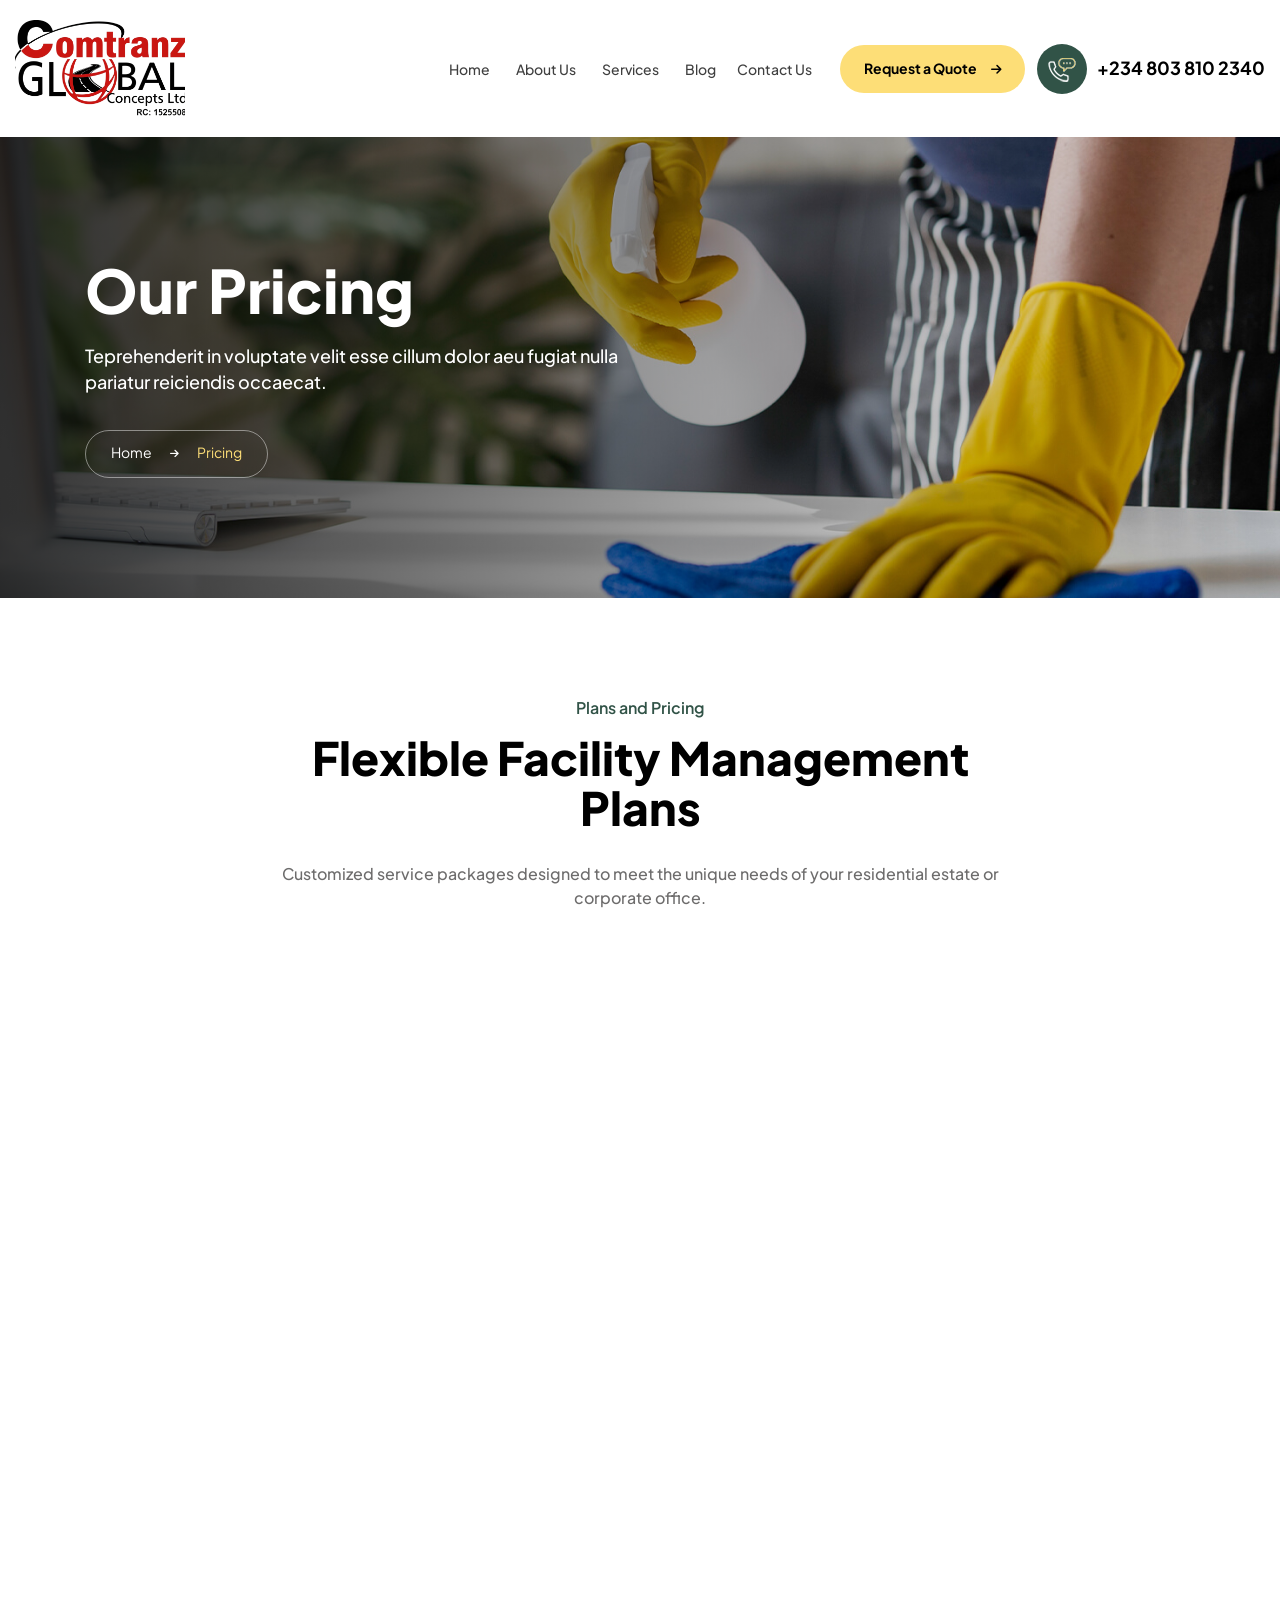
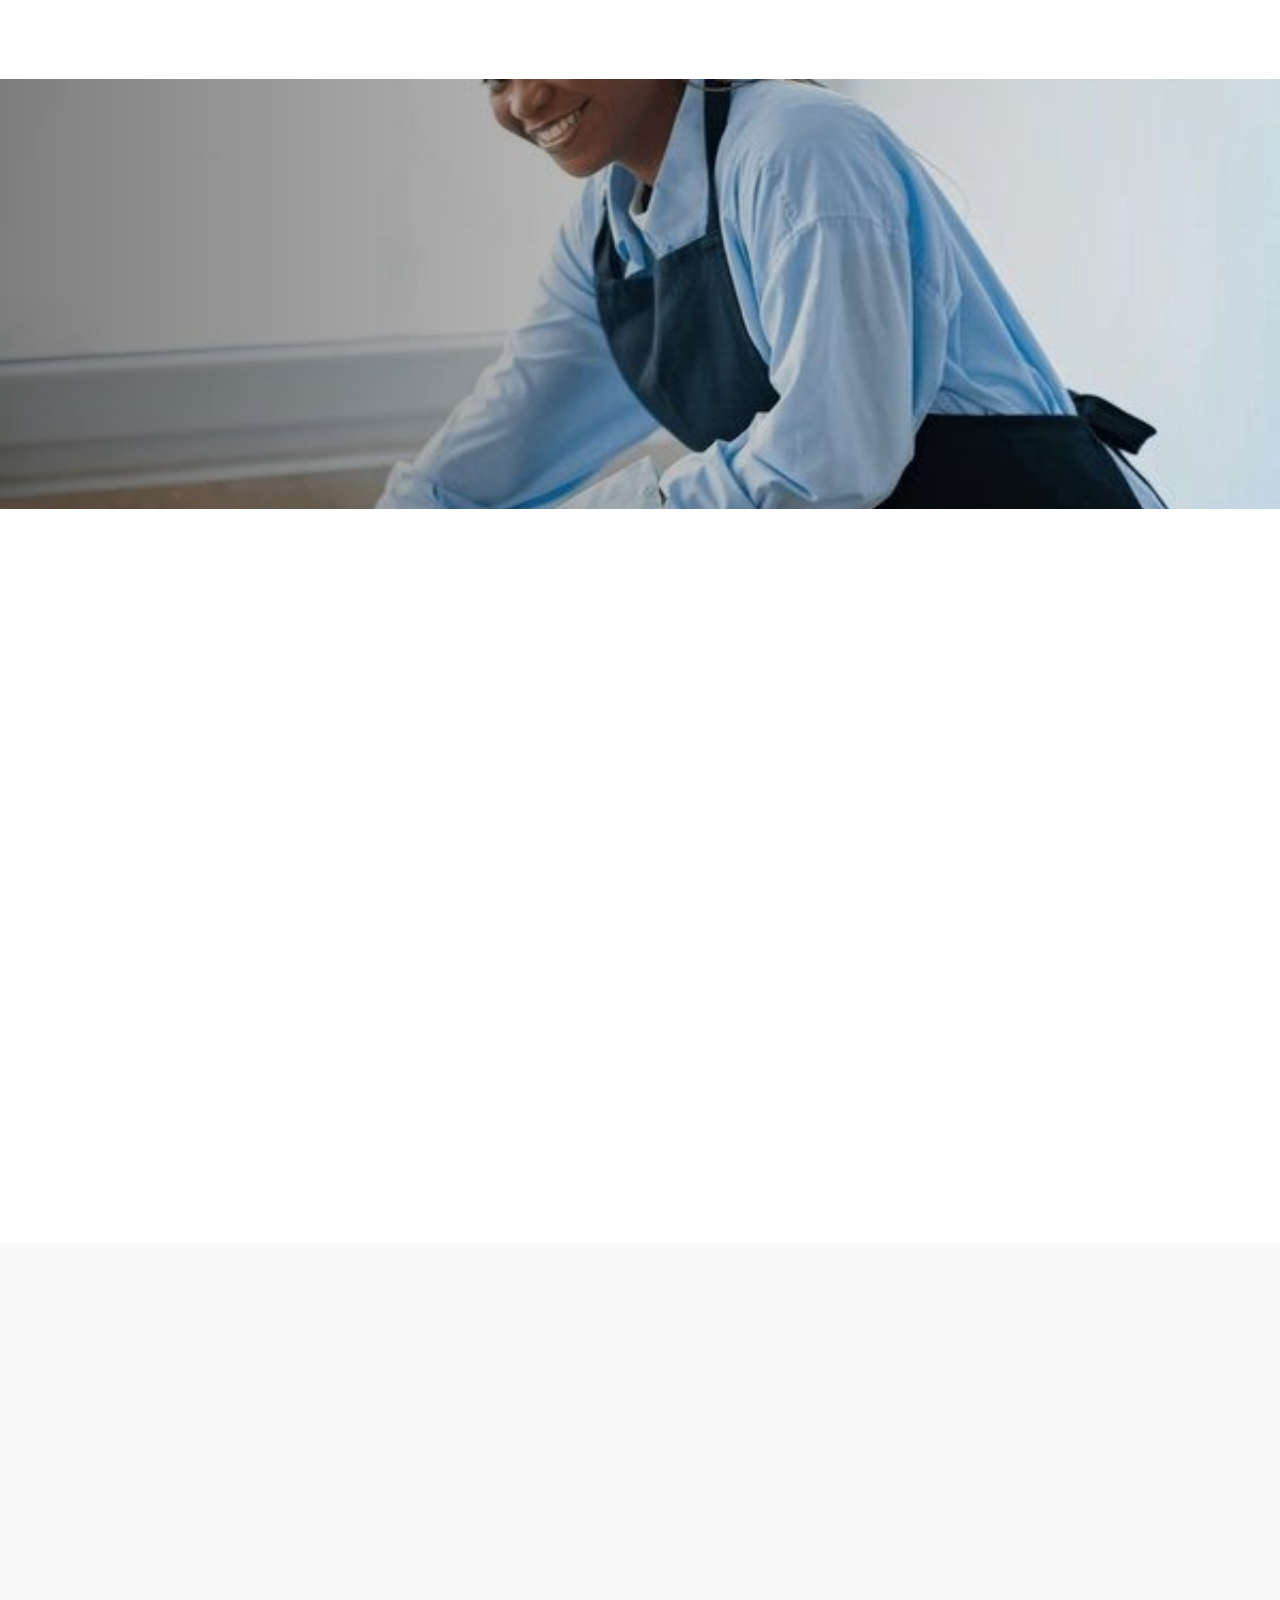
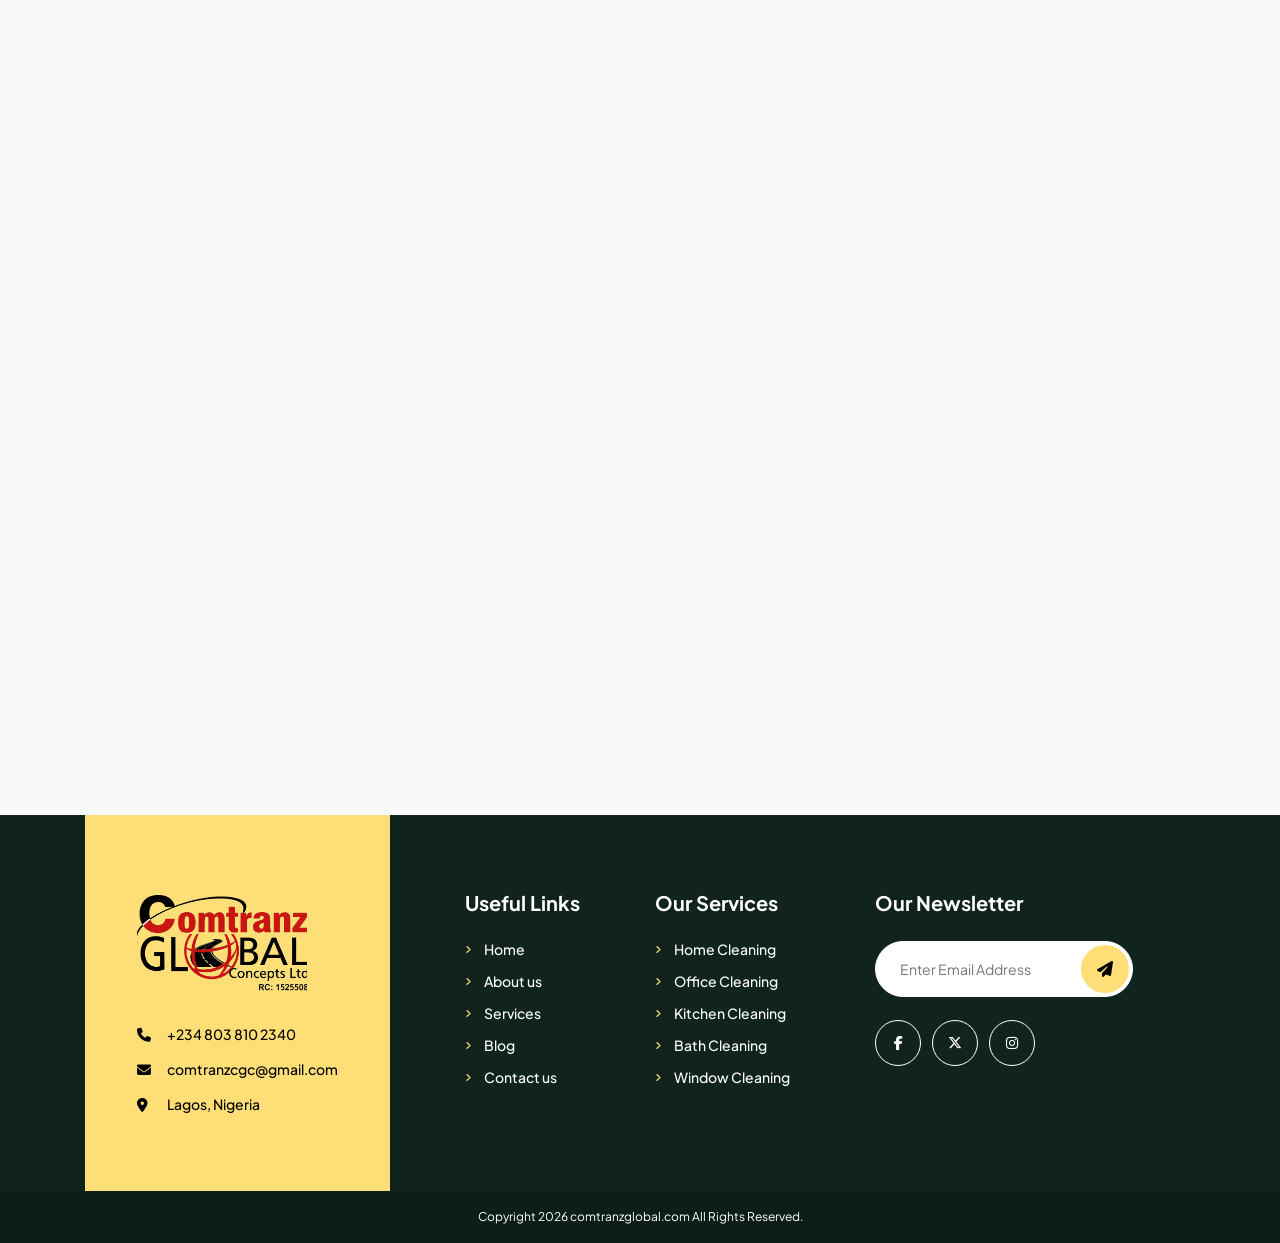
<file: pricing.html>
<!DOCTYPE html>
<html lang="zxx">

<head>
    <link rel='icon' type='image/png' href='./assets/images/logo.png'>
    <title>Pricing | Comtranz Global Facility Management</title>
    <!-- /SEO Ultimate -->
    <meta name="viewport" content="width=device-width, initial-scale=1, maximum-scale=1, user-scalable=0">
    <meta charset="utf-8">













    <link rel="manifest" href="./assets/images/favicon/manifest.json">
    <meta name="msapplication-TileColor" content="#ffffff">
    <meta name="msapplication-TileImage" content="/ms-icon-144x144.png">
    <meta name="theme-color" content="#ffffff">
    <!-- Latest compiled and minified CSS -->
    <link href="assets/bootstrap/bootstrap.min.css" rel="stylesheet">
    <link rel="stylesheet" href="./assets/js/bootstrap.min.js">
    <!-- Font Awesome link -->
    <link rel="stylesheet" href="https://cdnjs.cloudflare.com/ajax/libs/font-awesome/6.5.1/css/all.min.css">
    <!-- StyleSheet link CSS -->
    <link href="assets/css/style.css" rel="stylesheet" type="text/css">
    <link href="assets/css/responsive.css" rel="stylesheet" type="text/css">
    <link href="assets/css/owl.carousel.min.css" rel="stylesheet" type="text/css">
    <link href="assets/css/owl.theme.default.min.css" rel="stylesheet" type="text/css">
    <link href="assets/css/aos.css" rel="stylesheet">
    <link href="assets/css/magnific-popup.css" rel="stylesheet" type="text/css">
</head>
<body>
<!-- Back to top button -->
<a id="button"></a>
<div class="sub_banner position-relative">
    <header class="header">
        <div class="container">
            <nav class="navbar navbar-expand-lg navbar-light p-0">
                <a class="navbar-brand" href="index.html">
                    <figure class="logo mb-0"><img src="assets/images/logo.png" alt="image" class="img-fluid"></figure>
                </a>
                <button class="navbar-toggler collapsed" type="button" data-toggle="collapse" data-target="#navbarSupportedContent" aria-controls="navbarSupportedContent"
                    aria-expanded="false" aria-label="Toggle navigation">
                    <span class="navbar-toggler-icon"></span>
                    <span class="navbar-toggler-icon"></span>
                    <span class="navbar-toggler-icon"></span>
                </button>
                <div class="collapse navbar-collapse" id="navbarSupportedContent">
                    <ul class="navbar-nav ml-auto">
                        <li class="nav-item">
                            <a class="nav-link" href="index.html">Home</a>
                        </li>
                        <li class="nav-item">
                            <a class="nav-link" href="about.html">About Us</a>
                        </li>
                        <li class="nav-item">
                            <a class="nav-link" href="service.html">Services</a>
                        </li>
                        <li class="nav-item">
                            <a class="nav-link" href="blog.html">Blog</a>
                        </li>
                        <li class="nav-item">
                            <a class="nav-link" href="contact.html">Contact Us</a>
                        </li>
                    </ul>
                </div>
                <div class="last_list">
                    <a class="nav-link log_in" href="contact.html">Request a Quote<i class="fa-solid fa-arrow-right"></i></a>
                    <div class="phone-number">
                        <figure class="header-phone mb-0">
                            <img src="assets/images/header-phone.png" alt="image" class="img-fluid">
                        </figure>
                        <a href="tel:+2348038102340" class="text-decoration-none">
                            <span class="number">+234 803 810 2340</span>
                        </a>
                    </div>
                </div>
            </nav>
        </div>
    </header>
    <!-- Sub banner -->
    <section class="sub_banner_con position-relative">
        <div class="container position-relative">
            <div class="row">
                <div class="col-xl-6 col-lg-8 col-12">
                    <div class="sub_banner_content" data-aos="fade-up">
                        <h1 class="text-white">Our Pricing</h1>
                        <p class="text-white text-size-18">Teprehenderit in voluptate velit esse cillum dolor aeu fugiat nulla pariatur reiciendis occaecat.</p>
                        <div class="box">
                            <a href="index.html" class="text-decoration-none">
                                <span class="mb-0">Home</span>
                            </a>
                            <i class="arrow fa-solid fa-arrow-right"></i>
                            <span class="mb-0 box_span">Pricing</span>
                        </div>
                    </div>
                </div>
            </div>
        </div>
    </section>
</div>
<!-- Pricing -->
<section class="pricing-con position-relative">
    <figure class="pricing-sideimage mb-0">
        <img src="./assets/images/pricing-sideimage.png" class="img-fluid" alt="image">
    </figure>
    <div class="container">
        <div class="row">
            <div class="col-lg-8 col-md-10 col-12 mx-auto">
                <div class="pricing_content text-center" data-aos="fade-up">
                    <h6>Plans and Pricing</h6>
                    <h2>Flexible Facility Management Plans</h2>
                    <p class="text-size-16">Customized service packages designed to meet the unique needs of your residential estate or corporate office.
                    </p>
                </div>
            </div>
        </div>
        <div class="row all_row" data-aos="fade-up">
            <div class="col-lg-4 col-md-6 col-sm-6 col-12 mx-auto all_column">
                <div class="pricing-box all_boxes">
                    <div class="content">
                        <figure class="pricing-icon">
                            <img src="./assets/images/pricing-icon1.png" class="img-fluid" alt="image">
                        </figure>
                        <h4>Basic</h4>
                        <div class="value">
                            <sup class="dollar">$</sup>
                            <span class="number">49.99</span>
                            <span class="month">/month</span>
                        </div>
                        <p class="text text-size-14 mb-0">Dolore aeu fugiat nulla pariatur excenteur sint occa.</p>
                    </div>
                    <ul class="list-unstyled all_boxes">
                        <li>
                            <i class="fa fa-check"></i>
                            <p class="mb-0 text-size-16">Dusting & wipe-down</p>
                        </li>
                        <li>
                            <i class="fa fa-check"></i>
                            <p class="mb-0 text-size-16">Vacuuming & mopping</p>
                        </li>
                        <li>
                            <i class="fa fa-check"></i>
                            <p class="mb-0 text-size-16">Full sanitization</p>
                        </li>
                        <li>
                            <i class="fa fa-check"></i>
                            <p class="mb-0 text-size-16">Every trash removal</p>
                        </li>
                    </ul>
                    <a href="./contact.html" class="text-decoration-none primary_btn">Get Started<i class="fa-solid fa-arrow-right"></i></a>
                </div>
            </div>
            <div class="col-lg-4 col-md-6 col-sm-6 col-12 mx-auto all_column">
                <div class="pricing-box all_boxes">
                    <div class="content">
                        <figure class="pricing-icon">
                            <img src="./assets/images/pricing-icon2.png" class="img-fluid" alt="image">
                        </figure>
                        <h5>Standard</h5>
                        <div class="value">
                            <sup class="dollar">$</sup>
                            <span class="number">79.99</span>
                            <span class="month">/month</span>
                        </div>
                        <p class="text text-size-14 mb-0">Nolore aeu fugiat nulla pariatur excenteur sint occa.</p>
                    </div>
                    <ul class="list-unstyled all_boxes">
                        <li>
                            <i class="fa fa-check"></i>
                            <p class="mb-0 text-size-16">Full sanitization</p>
                        </li>
                        <li>
                            <i class="fa fa-check"></i>
                            <p class="mb-0 text-size-16">Scrubbing of sinks</p>
                        </li>
                        <li>
                            <i class="fa fa-check"></i>
                            <p class="mb-0 text-size-16">Exterior  full cleaning</p>
                        </li>
                        <li>
                            <i class="fa fa-check"></i>
                            <p class="mb-0 text-size-16">Window polishing</p>
                        </li>
                    </ul>
                    <a href="./contact.html" class="text-decoration-none primary_btn">Get Started<i class="fa-solid fa-arrow-right"></i></a>
                </div>
            </div>
            <div class="col-lg-4 col-md-6 col-sm-6 col-12 mx-auto all_column">
                <div class="pricing-box all_boxes mb-0">
                    <div class="content">
                        <figure class="pricing-icon">
                            <img src="./assets/images/pricing-icon3.png" class="img-fluid" alt="image">
                        </figure>
                        <h5>Premium</h5>
                        <div class="value">
                            <sup class="dollar">$</sup>
                            <span class="number">99.99</span>
                            <span class="month">/month</span>
                        </div>
                        <p class="text text-size-14 mb-0">Rolore aeu fugiat nulla pariatur excenteur sint occa.</p>
                    </div>
                    <ul class="list-unstyled all_boxes">
                        <li>
                            <i class="fa fa-check"></i>
                            <p class="mb-0 text-size-16">Exterior  full cleaning</p>
                        </li>
                        <li>
                            <i class="fa fa-check"></i>
                            <p class="mb-0 text-size-16">Fridge & oven cleaning</p>
                        </li>
                        <li>
                            <i class="fa fa-check"></i>
                            <p class="mb-0 text-size-16">Carpet deep cleaning</p>
                        </li>
                        <li>
                            <i class="fa fa-check"></i>
                            <p class="mb-0 text-size-16">Extra focus on areas</p>
                        </li>
                    </ul>
                    <a href="./contact.html" class="text-decoration-none primary_btn">Get Started<i class="fa-solid fa-arrow-right"></i></a>
                </div>
            </div>
        </div>
    </div>
</section>
<!-- Need -->
<section class="need-con position-relative">
    <div class="container">
        <div class="row">
            <div class="col-lg-7 col-12">
                <div class="need_content" data-aos="fade-up">
                    <h6>Need a Deep Clean?</h6>
                    <h2 class="text-white">Experience the Best Cleaning Service Today!</h2>
                    <a href="./contact.html" class="text-decoration-none primary_btn">Request a Quote<i class="fa-solid fa-arrow-right"></i></a>
                </div>
            </div>
        </div>
    </div>
</section>
<!-- Testimonial -->
<section class="testimonial-con">
    <div class="container">
        <div class="row">
            <div class="col-lg-8 col-md-10 col-12 mx-auto">
                <div class="testimonial_content text-center" data-aos="fade-up">
                    <h6>Tesimonials</h6>
                    <h2>What Our Clients are Saying About Us</h2>
                </div>
            </div>
        </div>
        <div class="slider-box" data-aos="fade-up">
            <div id="big" class="owl-carousel owl-theme">
                <div class="item">
                    <div class="review-details-box">
                        <figure class="d-inline-block stars-img">
                            <img src="assets/images/stars-img.png" alt="stars-img">
                        </figure>
                        <p class="text-size-18">“Comtranz Global transformed our office environment. Their team is exceptionally professional and their attention to detail in facility maintenance is unmatched in the industry.”
                        </p>
                        <div class="customer-status">
                            <h5>Chioma Adebayo</h5>
                            <span class="d-block">Estate Manager</span>
                        </div>
                    </div>
                </div>
                <div class="item">
                    <div class="review-details-box">
                        <figure class="d-inline-block stars-img">
                            <img src="assets/images/stars-img.png" alt="stars-img">
                        </figure>
                        <p class="text-size-18">“The reliability and innovation Comtranz Global brings to our residential estate is impressive. We finally have a facility management partner we can truly depend on.”
                        </p>
                        <div class="customer-status">
                            <h5>Olumide Okonkwo</h5>
                            <span class="d-block">Office Administrator</span>
                        </div>
                    </div>
                </div>
                <div class="item">
                    <div class="review-details-box">
                        <figure class="d-inline-block stars-img">
                            <img src="assets/images/stars-img.png" alt="stars-img">
                        </figure>
                        <p class="text-size-18">“Professionalism and integrity are clearly at the core of their services. Our facility’s efficiency has significantly improved since we partnered with them.”
                        </p>
                        <div class="customer-status">
                            <h5>Fatima Ibrahim</h5>
                            <span class="d-block">Property Owner</span>
                        </div>
                    </div>
                </div>
                <div class="item">
                    <div class="review-details-box">
                        <figure class="d-inline-block stars-img">
                            <img src="assets/images/stars-img.png" alt="stars-img">
                        </figure>
                        <p class="text-size-18">“Expert cleaners and proactive maintenance – Comtranz Global is the best facility management firm we've worked with. Their customer focus is truly refreshing.”
                        </p>
                        <div class="customer-status">
                            <h5>Clare Smyth</h5>
                            <span class="d-block">Happy Customer</span>
                        </div>
                    </div>
                </div>
                <div class="item">
                    <div class="review-details-box">
                        <figure class="d-inline-block stars-img">
                            <img src="assets/images/stars-img.png" alt="stars-img">
                        </figure>
                        <p class="text-size-18">“They provide exceptional janitorial services and landscaping. Our property has never looked better or operated more efficiently. Highly recommended!”
                        </p>
                        <div class="customer-status">
                            <h5>Hekim Rswana</h5>
                            <span class="d-block">Happy Customer</span>
                        </div>
                    </div>
                </div>
              </div>
              <div id="thumbs" class="owl-carousel owl-theme lower-images">
                <div class="item">
                    <figure>
                        <img src="assets/images/client-img1.jpg" alt="client-img">
                    </figure>    
                </div>
                <div class="item">
                    <figure>
                        <img src="assets/images/client-img2.jpg" alt="client-img">
                    </figure>    
                </div>
                <div class="item">
                    <figure>
                        <img src="assets/images/client-img3.jpg" alt="client-img">
                    </figure>    
                </div>
                <div class="item">
                    <figure>
                        <img src="assets/images/client-img4.jpg" alt="client-img">
                    </figure>    
                  </div>
                <div class="item">
                    <figure>
                        <img src="assets/images/client-img5.jpg" alt="client-img">
                    </figure>    
                </div>
              </div>
        </div>
    </div>
</section>
<!-- Article -->
<section class="article-con position-relative">
    <div class="container">
        <div class="row">
            <div class="col-lg-8 col-md-10 col-12 mx-auto">
                <div class="article_content text-center" data-aos="fade-up">
                    <h6>News & Articles</h6>
                    <h2>Discover Our Latest Blog Updates</h2>
                    <p class="text-size-16">Muis aute irure dolor in reprehenderit in voluptate velit esse dolore aeu fugiat nulla pariatur excepteur sint
                        occa non proiden cula rui officia.
                    </p>
                </div>
            </div>
        </div>
        <div class="row" data-aos="fade-up">
            <div class="owl-carousel owl-theme">
                <div class="item">
                    <div class="article-box">
                        <div class="upper_portion position-relative">
                            <figure class="image mb-0">
                                <img src="./assets/images/article-image1.jpg" class="img-fluid" alt="image">
                            </figure>
                            <div class="icon">
                                <span class="number">18</span>
                                <span class="text">March</span>
                            </div>
                        </div>
                        <div class="lower_portion">
                            <h4>Top 5 Tips for a Spotless Home</h4>
                            <p class="text-size-16">Our professional team ensures your facility receives the highest standard of care and efficiency.</p>
                            <a href="./single-blog.html" class="text-decoration-none read_more">Read More<i class="fa-solid fa-arrow-right"></i></a>
                        </div>
                    </div>
                </div>
                <div class="item">
                    <div class="article-box">
                        <div class="upper_portion position-relative">
                            <figure class="image mb-0">
                                <img src="./assets/images/article-image2.jpg" class="img-fluid" alt="image">
                            </figure>
                            <div class="icon">
                                <span class="number">26</span>
                                <span class="text">April</span>
                            </div>
                        </div>
                        <div class="lower_portion">
                            <h4>Why Professional Cleaning Saves You Time</h4>
                            <p class="text-size-16">Stay updated with the latest trends in integrated facility management and proactive maintenance.</p>
                            <a href="./single-blog.html" class="text-decoration-none read_more">Read More<i class="fa-solid fa-arrow-right"></i></a>
                        </div>
                    </div>
                </div>
                <div class="item">
                    <div class="article-box">
                        <div class="upper_portion position-relative">
                            <figure class="image mb-0">
                                <img src="./assets/images/article-image3.jpg" class="img-fluid" alt="image">
                            </figure>
                            <div class="icon">
                                <span class="number">07</span>
                                <span class="text">June</span>
                            </div>
                        </div>
                        <div class="lower_portion">
                            <h4>Eco-Friendly Cleaning Effective Solutions</h4>
                            <p class="text-size-16">We deliver world-class facility management solutions tailored to your specific business needs.</p>
                            <a href="./single-blog.html" class="text-decoration-none read_more">Read More<i class="fa-solid fa-arrow-right"></i></a>
                        </div>
                    </div>
                </div>
                <div class="item">
                    <div class="article-box">
                        <div class="upper_portion position-relative">
                            <figure class="image mb-0">
                                <img src="./assets/images/article-image1.jpg" class="img-fluid" alt="image">
                            </figure>
                            <div class="icon">
                                <span class="number">18</span>
                                <span class="text">March</span>
                            </div>
                        </div>
                        <div class="lower_portion">
                            <h4>Top 5 Tips for a Spotless Home</h4>
                            <p class="text-size-16">Our professional team ensures your facility receives the highest standard of care and efficiency.</p>
                            <a href="./single-blog.html" class="text-decoration-none read_more">Read More<i class="fa-solid fa-arrow-right"></i></a>
                        </div>
                    </div>
                </div>
                <div class="item">
                    <div class="article-box">
                        <div class="upper_portion position-relative">
                            <figure class="image mb-0">
                                <img src="./assets/images/article-image2.jpg" class="img-fluid" alt="image">
                            </figure>
                            <div class="icon">
                                <span class="number">26</span>
                                <span class="text">April</span>
                            </div>
                        </div>
                        <div class="lower_portion">
                            <h4>Why Professional Cleaning Saves You Time</h4>
                            <p class="text-size-16">Stay updated with the latest trends in integrated facility management and proactive maintenance.</p>
                            <a href="./single-blog.html" class="text-decoration-none read_more">Read More<i class="fa-solid fa-arrow-right"></i></a>
                        </div>
                    </div>
                </div>
                <div class="item">
                    <div class="article-box">
                        <div class="upper_portion position-relative">
                            <figure class="image mb-0">
                                <img src="./assets/images/article-image3.jpg" class="img-fluid" alt="image">
                            </figure>
                            <div class="icon">
                                <span class="number">07</span>
                                <span class="text">June</span>
                            </div>
                        </div>
                        <div class="lower_portion">
                            <h4>Eco-Friendly Cleaning Effective Solutions</h4>
                            <p class="text-size-16">We deliver world-class facility management solutions tailored to your specific business needs.</p>
                            <a href="./single-blog.html" class="text-decoration-none read_more">Read More<i class="fa-solid fa-arrow-right"></i></a>
                        </div>
                    </div>
                </div>
                <div class="item">
                    <div class="article-box">
                        <div class="upper_portion position-relative">
                            <figure class="image mb-0">
                                <img src="./assets/images/article-image1.jpg" class="img-fluid" alt="image">
                            </figure>
                            <div class="icon">
                                <span class="number">18</span>
                                <span class="text">March</span>
                            </div>
                        </div>
                        <div class="lower_portion">
                            <h4>Top 5 Tips for a Spotless Home</h4>
                            <p class="text-size-16">Our professional team ensures your facility receives the highest standard of care and efficiency.</p>
                            <a href="./single-blog.html" class="text-decoration-none read_more">Read More<i class="fa-solid fa-arrow-right"></i></a>
                        </div>
                    </div>
                </div>
                <div class="item">
                    <div class="article-box">
                        <div class="upper_portion position-relative">
                            <figure class="image mb-0">
                                <img src="./assets/images/article-image2.jpg" class="img-fluid" alt="image">
                            </figure>
                            <div class="icon">
                                <span class="number">26</span>
                                <span class="text">April</span>
                            </div>
                        </div>
                        <div class="lower_portion">
                            <h4>Why Professional Cleaning Saves You Time</h4>
                            <p class="text-size-16">Stay updated with the latest trends in integrated facility management and proactive maintenance.</p>
                            <a href="./single-blog.html" class="text-decoration-none read_more">Read More<i class="fa-solid fa-arrow-right"></i></a>
                        </div>
                    </div>
                </div>
                <div class="item">
                    <div class="article-box">
                        <div class="upper_portion position-relative">
                            <figure class="image mb-0">
                                <img src="./assets/images/article-image3.jpg" class="img-fluid" alt="image">
                            </figure>
                            <div class="icon">
                                <span class="number">07</span>
                                <span class="text">June</span>
                            </div>
                        </div>
                        <div class="lower_portion">
                            <h4>Eco-Friendly Cleaning Effective Solutions</h4>
                            <p class="text-size-16">We deliver world-class facility management solutions tailored to your specific business needs.</p>
                            <a href="./single-blog.html" class="text-decoration-none read_more">Read More<i class="fa-solid fa-arrow-right"></i></a>
                        </div>
                    </div>
                </div>
            </div>
        </div>
    </div>
</section>
<!-- Footer -->
<section class="footer-con position-relative">
    <div class="footer_lowerportion position-relative">
        <div class="container">
            <div class="middle_portion">
                <div class="row all_row">
                    <div class="col-xl-4 col-lg-4 col-md-12 col-sm-12 col-12 all_column">
                        <div class="logo-content">
                            <a href="index.html">
                                <figure class="footer-logo">
                                    <img class="img-fluid" src="assets/images/footer-logo.png" alt="image">
                                </figure>
                            </a>
                            <ul class="list-unstyled mb-0">
                                <li class="text">
                                    <i class="fa-solid fa-phone"></i>
                                    <a href="tel:+2348038102340" class="text-decoration-none">+234 803 810 2340</a>
                                </li>
                                <li class="clearfix mb-0"></li>
                                <li class="text">
                                    <i class="fa-solid fa-envelope"></i>
                                    <a href="mailto:comtranzcgc@gmail.com" class="text-decoration-none">comtranzcgc@gmail.com</a>
                                </li>
                                <li class="clearfix mb-0"></li>
                                <li class="text">
                                    <i class="fa-solid fa-location-dot"></i>
                                    <a href="https://www.google.com/maps/course/21+King+St,+Melbourne+VIC+3000,+Australia/@-37.8199805,144.9529083,18z/data=!4m6!3m5!1s0x6ad65d52754eaecb:0x22f367daf52cbd47!8m2!3d-37.819936!4d144.9570765!16s%2Fg%2F11c2dj2n2c?entry=ttu" 
                                        class="text-decoration-none address mb-0">Lagos, Nigeria
                                    </a>
                                </li>
                            </ul>
                        </div>
                    </div>
                    <div class="col-xl-2 col-lg-2 col-md-3 col-sm-6 col-6 all_column">
                        <div class="links">
                            <h4 class="heading">Useful Links</h4>
                            <ul class="list-unstyled mb-0">
                                <li><i class="fa-solid fa-angle-right"></i><a href="index.html">Home</a></li>
                                <li><i class="fa-solid fa-angle-right"></i><a href="about.html">About us</a></li>
                                <li><i class="fa-solid fa-angle-right"></i><a href="service.html">Services</a></li>
                                <li><i class="fa-solid fa-angle-right"></i><a href="blog.html">Blog</a></li>
                                <li><i class="fa-solid fa-angle-right"></i><a href="contact.html">Contact us</a></li>
                            </ul>
                        </div>
                    </div>
                    <div class="col-xl-2 col-lg-2 col-md-4 col-sm-6 col-6 all_column">
                        <div class="use-link links">
                            <h4 class="heading">Our Services</h4>
                            <ul class="list-unstyled mb-0">
                                <li><i class="fa-solid fa-angle-right"></i><a href="index.html">Home Cleaning</a></li>
                                <li><i class="fa-solid fa-angle-right"></i><a href="about.html">Office Cleaning</a></li>
                                <li><i class="fa-solid fa-angle-right"></i><a href="service.html">Kitchen Cleaning</a></li>
                                <li><i class="fa-solid fa-angle-right"></i><a href="index.html">Bath Cleaning</a></li>
                                <li><i class="fa-solid fa-angle-right"></i><a href="about.html">Window Cleaning</a></li>
                            </ul>
                        </div>
                    </div>
                    <div class="col-xl-4 col-lg-4 col-md-5 col-sm-12 col-12 all_column">
                        <div class="icon">
                            <h4 class="heading">Our Newsletter</h4>
                            <form action="#">
                                <div class="form-group position-relative mb-0">
                                    <input type="text" class="form_style" placeholder="Enter Email Address" name="email">
                                    <button><i class="send fa-sharp fa-solid fa-paper-plane"></i></button>
                                </div>
                            </form>
                            <ul class="list-unstyled mb-0 social-icons">
                                <li><a href="#" class="text-decoration-none"><i class="fa-brands fa-facebook-f social-networks"></i></a></li>
                                <li><a href="#" class="text-decoration-none"><i class="fa-brands fa-x-twitter social-networks"></i></a></li>
                                <li><a href="#" class="text-decoration-none"><i class="fa-brands fa-instagram social-networks"></i></a></li>
                            </ul>
                        </div>
                    </div>
                </div>
            </div>
        </div>
        <div class="copyright">
            <p class="mb-0">Copyright 2026 comtranzglobal.com All Rights Reserved.</p>
        </div>
    </div>
</section>
<!-- PRE LOADER -->
<div class="loader-mask">
    <div class="loader">
        <div></div>
        <div></div>
    </div>
</div>
<!-- Latest compiled JavaScript -->
<script src="assets/js/jquery-3.7.1.min.js"></script>
<script src="assets/js/popper.min.js"></script>
<script src="assets/js/bootstrap.min.js"></script>
<script src="assets/js/aos.js"></script>
<script src="assets/js/owl.carousel.js"></script>
<script src="assets/js/carousel.js"></script>
<script src="assets/js/animation.js"></script>
<script src="assets/js/back-to-top-button.js"></script>
<script src="assets/js/preloader.js"></script>
<script src="assets/js/counter.js"></script>
</body>
</html>
</file>
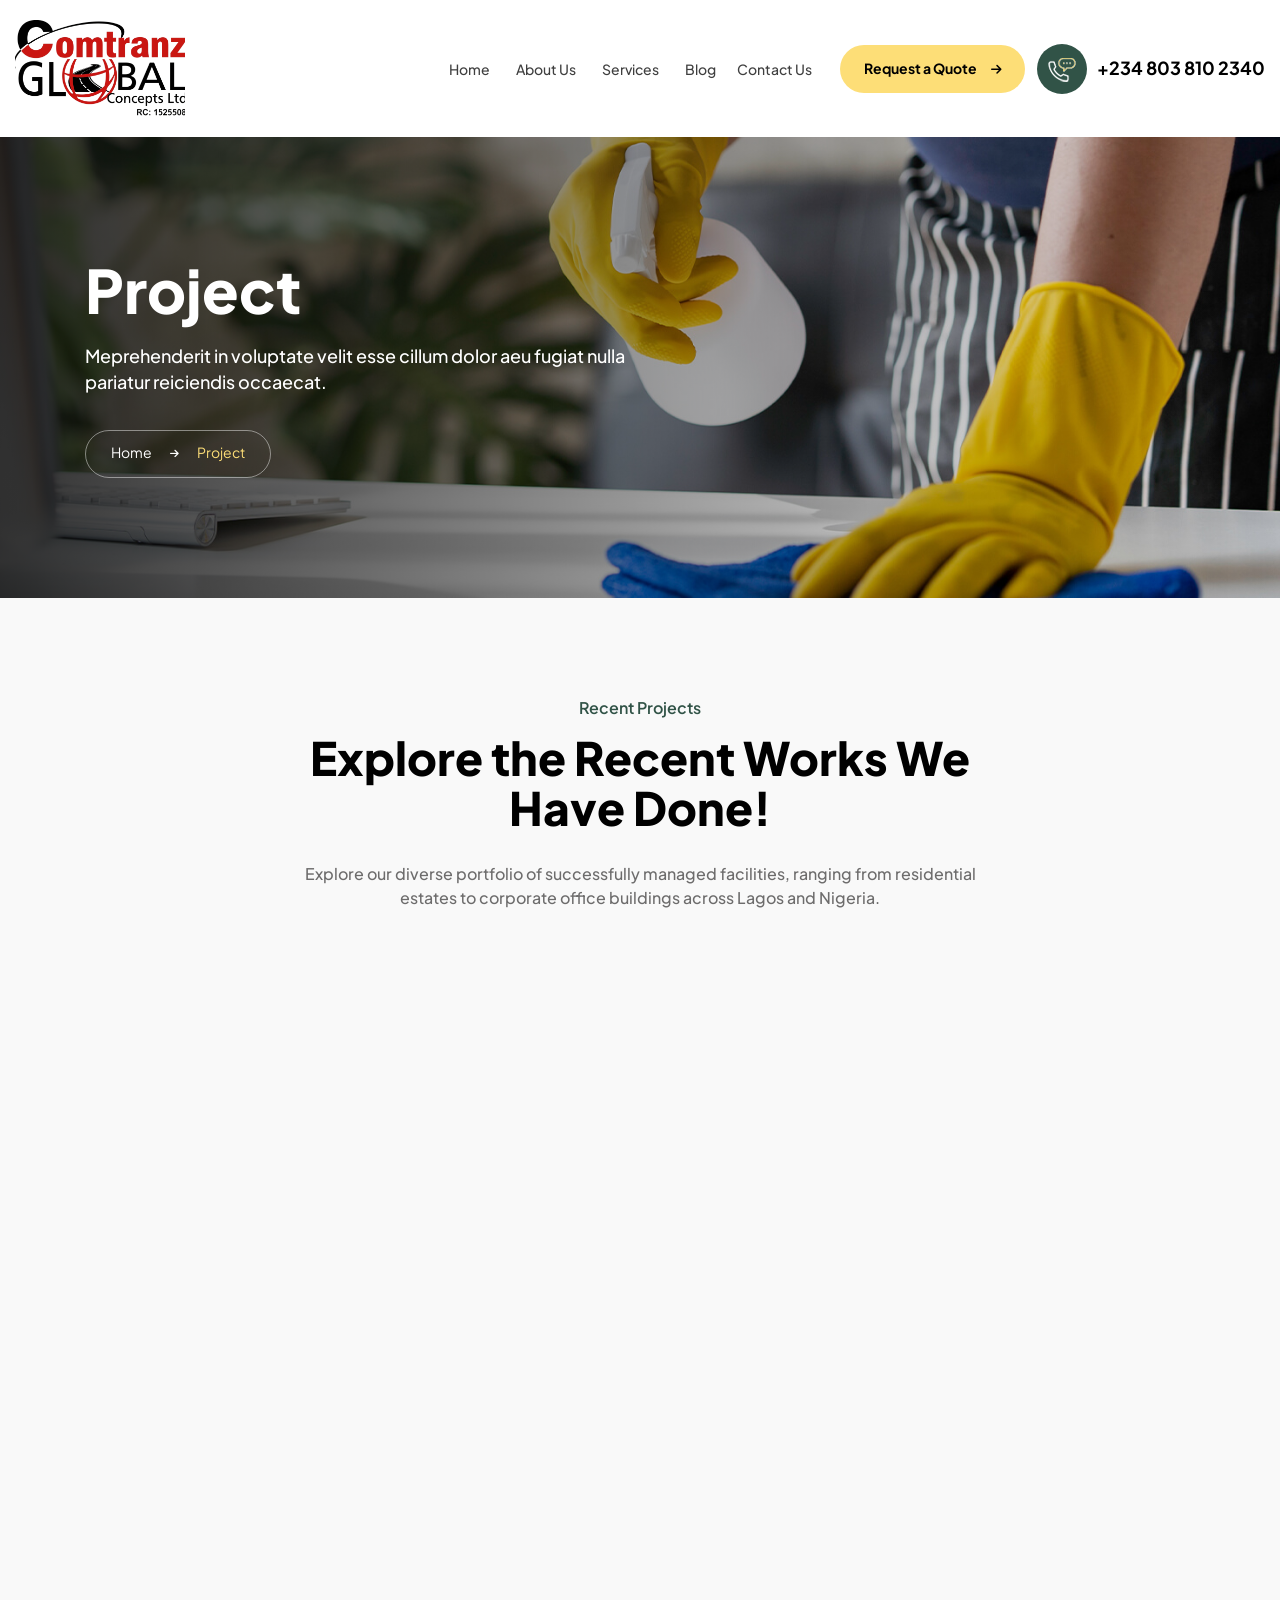
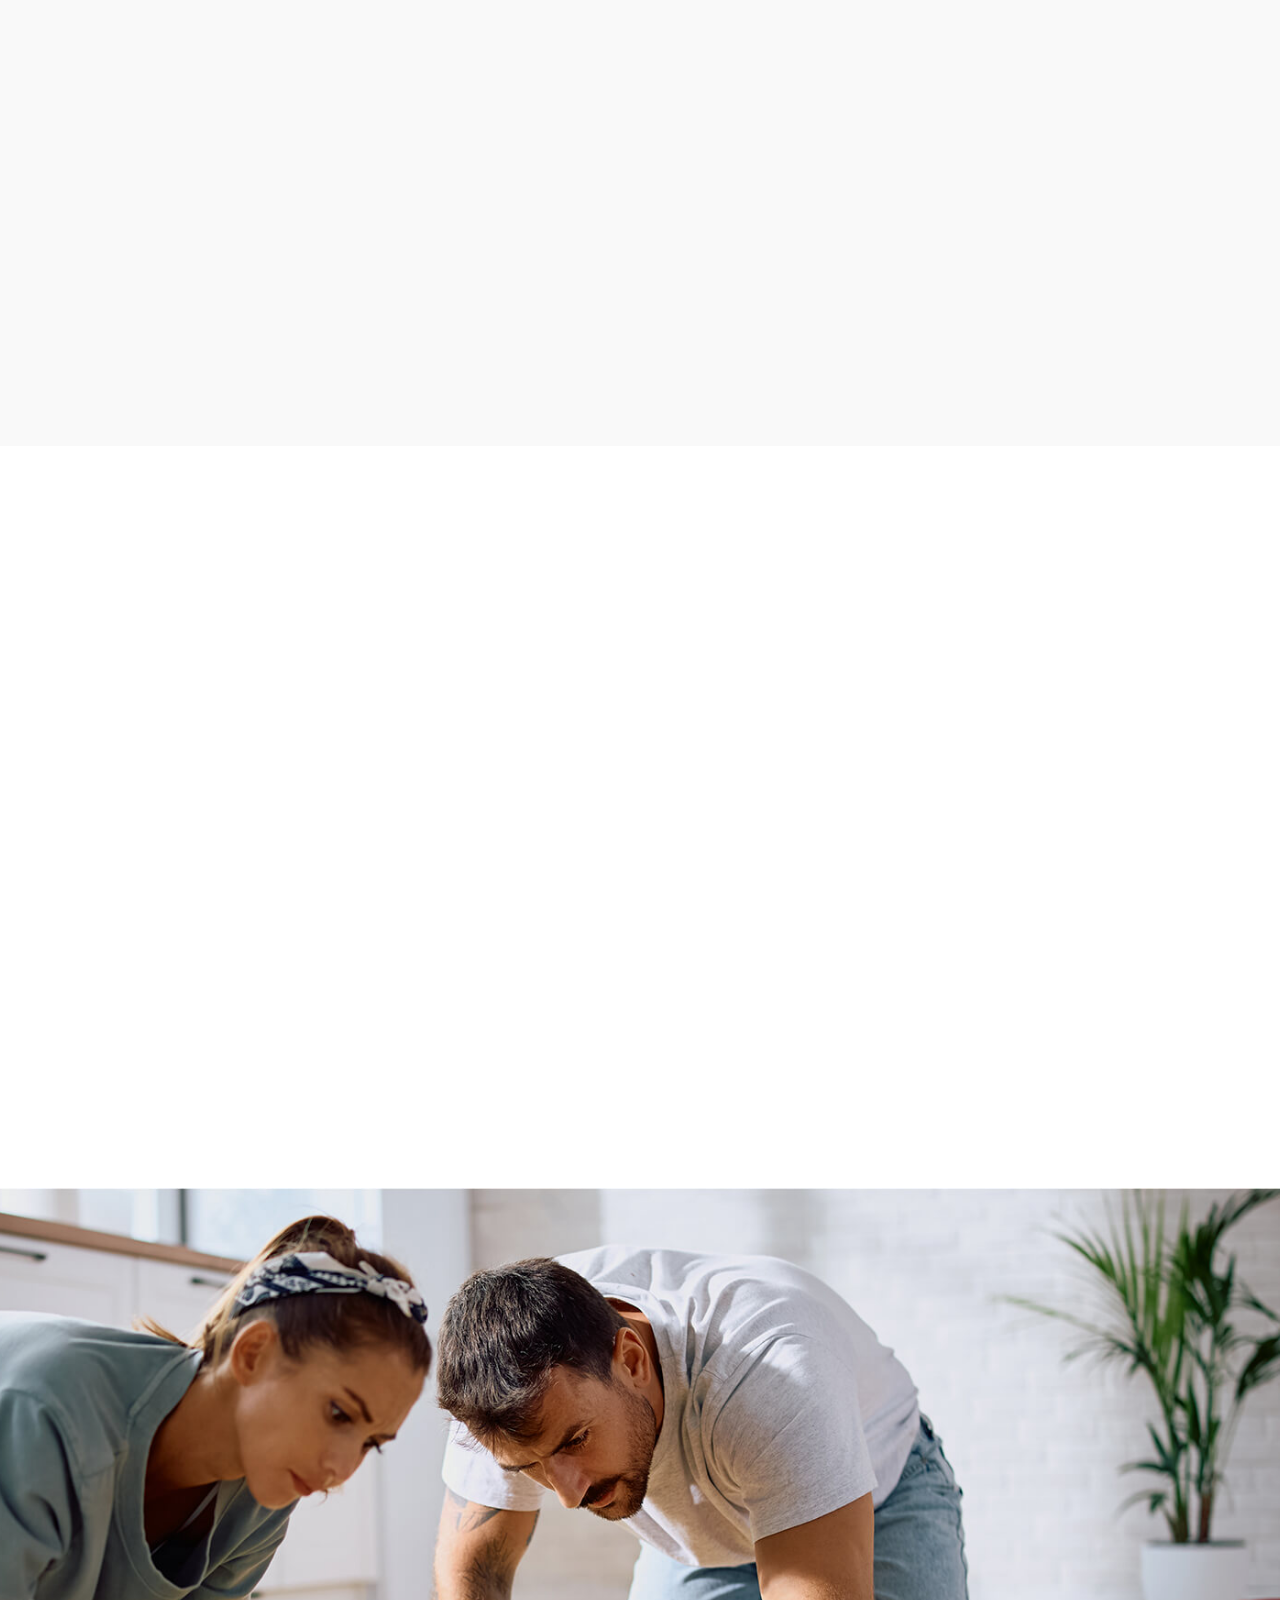
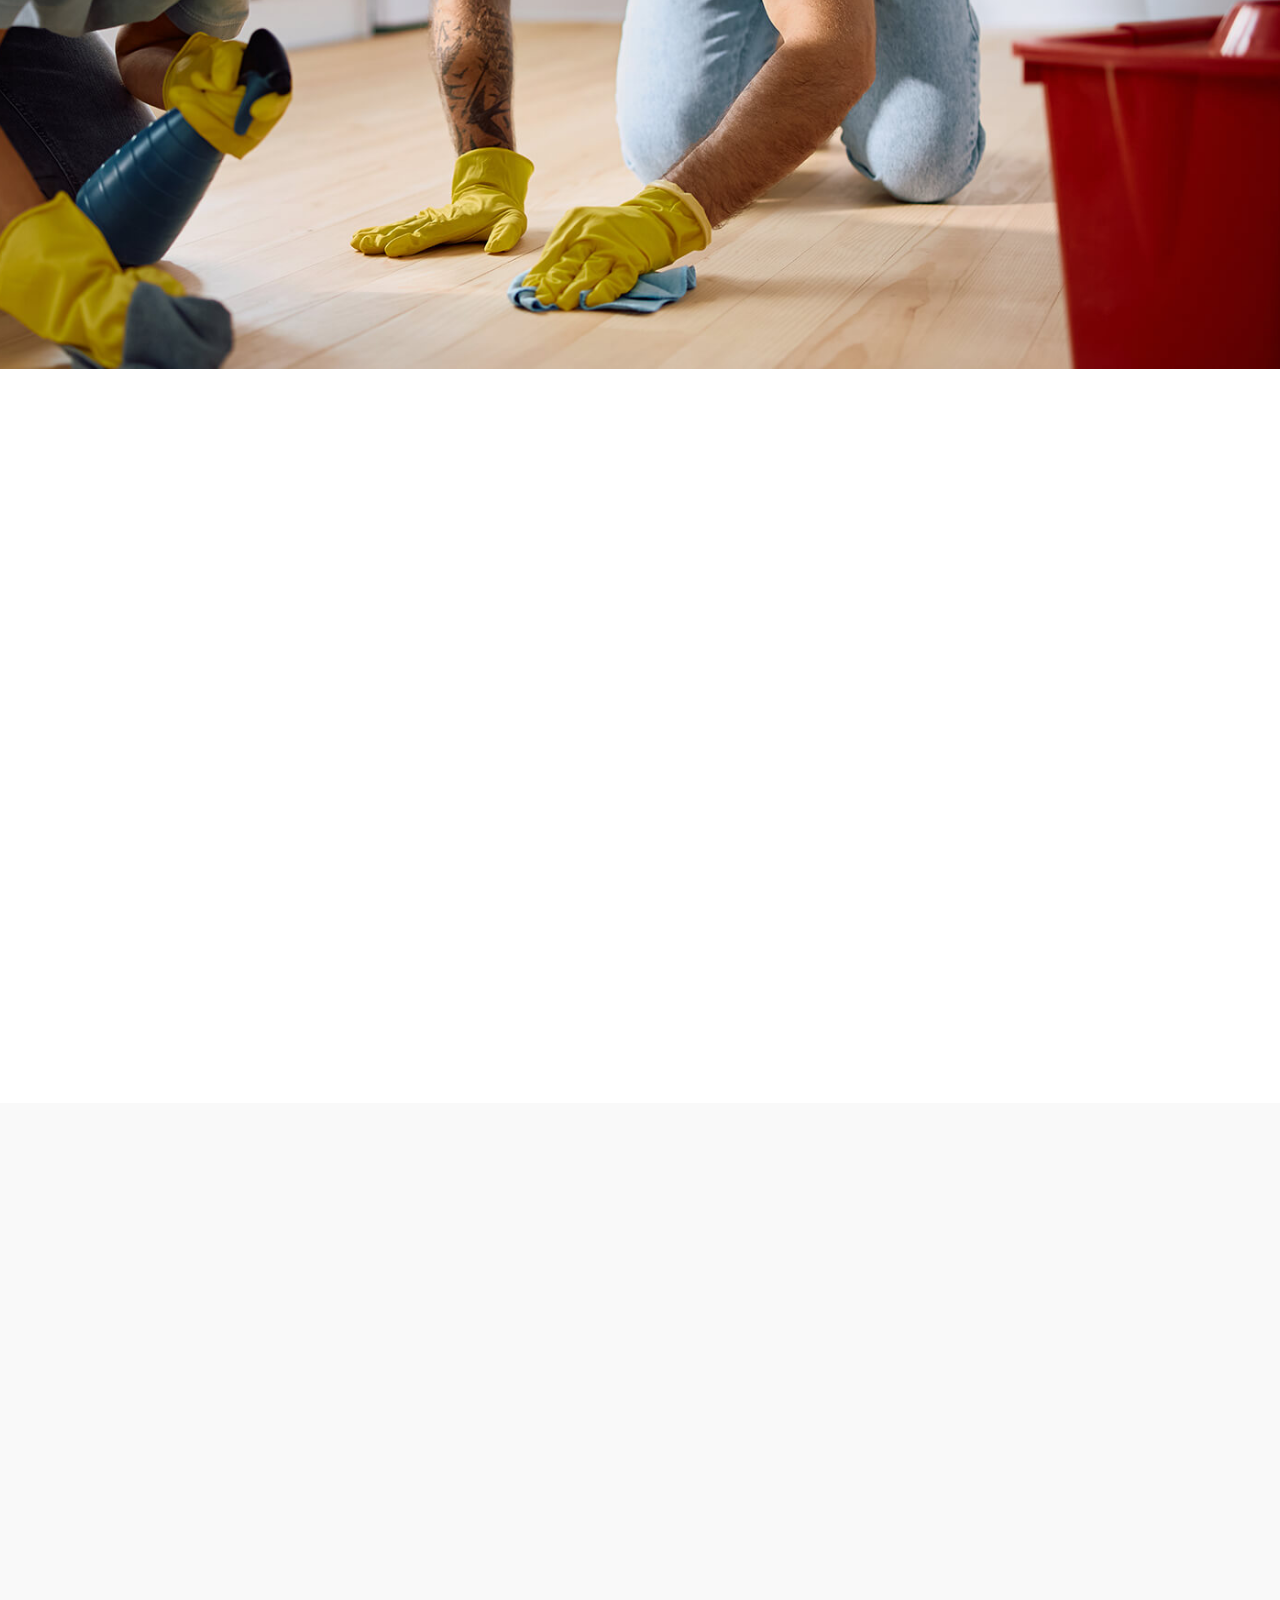
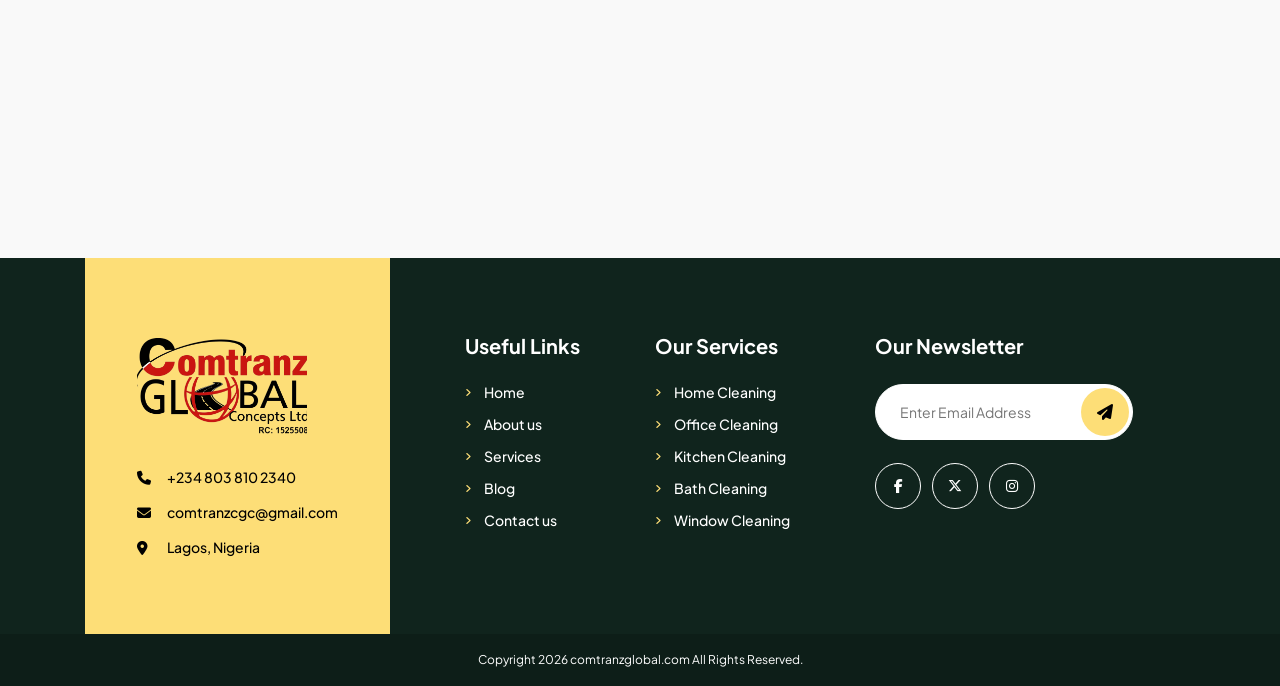
<file: project.html>
<!DOCTYPE html>
<html lang="zxx">

<head>
    <link rel='icon' type='image/png' href='./assets/images/logo.png'>
    <title>Project | Comtranz Global</title>
    <!-- /SEO Ultimate -->
    <meta name="viewport" content="width=device-width, initial-scale=1, maximum-scale=1, user-scalable=0">
    <meta charset="utf-8">













    <link rel="manifest" href="./assets/images/favicon/manifest.json">
    <meta name="msapplication-TileColor" content="#ffffff">
    <meta name="msapplication-TileImage" content="/ms-icon-144x144.png">
    <meta name="theme-color" content="#ffffff">
    <!-- Latest compiled and minified CSS -->
    <link href="assets/bootstrap/bootstrap.min.css" rel="stylesheet">
    <link rel="stylesheet" href="./assets/js/bootstrap.min.js">
    <!-- Font Awesome link -->
    <link rel="stylesheet" href="https://cdnjs.cloudflare.com/ajax/libs/font-awesome/6.5.1/css/all.min.css">
    <!-- StyleSheet link CSS -->
    <link href="assets/css/style.css" rel="stylesheet" type="text/css">
    <link href="assets/css/responsive.css" rel="stylesheet" type="text/css">
    <link href="assets/css/owl.carousel.min.css" rel="stylesheet" type="text/css">
    <link href="assets/css/owl.theme.default.min.css" rel="stylesheet" type="text/css">
    <link href="assets/css/aos.css" rel="stylesheet">
    <link href="assets/css/magnific-popup.css" rel="stylesheet" type="text/css">
</head>
<body>
<!-- Back to top button -->
<a id="button"></a>
<div class="sub_banner position-relative">
    <header class="header">
        <div class="container">
            <nav class="navbar navbar-expand-lg navbar-light p-0">
                <a class="navbar-brand" href="index.html">
                    <figure class="logo mb-0"><img src="assets/images/logo.png" alt="image" class="img-fluid"></figure>
                </a>
                <button class="navbar-toggler collapsed" type="button" data-toggle="collapse" data-target="#navbarSupportedContent" aria-controls="navbarSupportedContent"
                    aria-expanded="false" aria-label="Toggle navigation">
                    <span class="navbar-toggler-icon"></span>
                    <span class="navbar-toggler-icon"></span>
                    <span class="navbar-toggler-icon"></span>
                </button>
                <div class="collapse navbar-collapse" id="navbarSupportedContent">
                    <ul class="navbar-nav ml-auto">
                        <li class="nav-item">
                            <a class="nav-link" href="index.html">Home</a>
                        </li>
                        <li class="nav-item">
                            <a class="nav-link" href="about.html">About Us</a>
                        </li>
                        <li class="nav-item">
                            <a class="nav-link" href="service.html">Services</a>
                        </li>
                        <li class="nav-item">
                            <a class="nav-link" href="blog.html">Blog</a>
                        </li>
                        <li class="nav-item">
                            <a class="nav-link" href="contact.html">Contact Us</a>
                        </li>
                    </ul>
                </div>
                <div class="last_list">
                    <a class="nav-link log_in" href="contact.html">Request a Quote<i class="fa-solid fa-arrow-right"></i></a>
                    <div class="phone-number">
                        <figure class="header-phone mb-0">
                            <img src="assets/images/header-phone.png" alt="image" class="img-fluid">
                        </figure>
                        <a href="tel:+568925896325" class="text-decoration-none">
                            <span class="number">+234 803 810 2340</span>
                        </a>
                    </div>
                </div>
            </nav>
        </div>
    </header>
    <!-- Sub banner -->
    <section class="sub_banner_con position-relative">
        <div class="container position-relative">
            <div class="row">
                <div class="col-xl-6 col-lg-8 col-12">
                    <div class="sub_banner_content" data-aos="fade-up">
                        <h1 class="text-white">Project</h1>
                        <p class="text-white text-size-18">Meprehenderit in voluptate velit esse cillum dolor aeu fugiat nulla pariatur reiciendis occaecat.</p>
                        <div class="box">
                            <a href="index.html" class="text-decoration-none">
                                <span class="mb-0">Home</span>
                            </a>
                            <i class="arrow fa-solid fa-arrow-right"></i>
                            <span class="mb-0 box_span">Project</span>
                        </div>
                    </div>
                </div>
            </div>
        </div>
    </section>
</div>
<!-- Project -->
<section class="project-con projectpage-con position-relative">
    <div class="container">
        <div class="row">
            <div class="col-lg-8 col-md-10 col-12 mx-auto">
                <div class="project_content text-center" data-aos="fade-up">
                    <h6>Recent Projects</h6>
                    <h2>Explore the Recent Works We Have Done!</h2>
                    <p class="text-size-16">Explore our diverse portfolio of successfully managed facilities, ranging from residential estates to corporate office buildings across Lagos and Nigeria.
                    </p>
                </div>
            </div>
        </div>
        <div class="row" data-aos="fade-up">
            <div class="col-lg-4 col-md-6 col-sm-12 col-12 mx-auto">
                <div class="project-box">
                    <figure class="project-image mb-0">
                        <img src="./assets/images/project-image1.jpg" alt="image" class="img-fluid">
                    </figure>
                    <div class="content">
                        <div class="text">
                            <h4>Luxury Home Clean</h4>
                            <p class="text-size-14 mb-0">Fresh and inviting home...</p>
                        </div>
                        <a href="#" class="text-decoration-none" data-toggle="modal" data-target="#blog-model-1">
                            <i class="fa-solid fa-arrow-right"></i>
                        </a>
                    </div>
                </div> 
            </div>
            <div class="col-lg-4 col-md-6 col-sm-12 col-12 mx-auto">
                <div class="project-box">
                    <figure class="project-image mb-0">
                        <img src="./assets/images/project-image2.jpg" alt="image" class="img-fluid">
                    </figure>
                    <div class="content">
                        <div class="text">
                            <h4>Kitchen Clean</h4>
                            <p class="text-size-14 mb-0">Free sparkling kitchen...</p>
                        </div>
                        <a href="#" class="text-decoration-none" data-toggle="modal" data-target="#blog-model-2">
                            <i class="fa-solid fa-arrow-right"></i>
                        </a>
                    </div>
                </div>  
            </div>
            <div class="col-lg-4 col-md-6 col-sm-12 col-12 mx-auto">
                <div class="project-box">
                    <figure class="project-image mb-0">
                        <img src="./assets/images/project-image3.jpg" alt="image" class="img-fluid">
                    </figure>
                    <div class="content">
                        <div class="text">
                            <h4>Commercial Clean</h4>
                            <p class="text-size-14 mb-0">Professional business..</p>
                        </div>
                        <a href="#" class="text-decoration-none" data-toggle="modal" data-target="#blog-model-3">
                            <i class="fa-solid fa-arrow-right"></i>
                        </a>
                    </div>
                </div>
            </div>
            <div class="col-lg-4 col-md-6 col-sm-12 col-12 mx-auto">
                <div class="project-box">
                    <figure class="project-image mb-0">
                        <img src="./assets/images/project-image4.jpg" alt="image" class="img-fluid">
                    </figure>
                    <div class="content">
                        <div class="text">
                            <h4>Windows Cleaning</h4>
                            <p class="text-size-14 mb-0">Deep & Spotless...</p>
                        </div>
                        <a href="#" class="text-decoration-none" data-toggle="modal" data-target="#blog-model-4">
                            <i class="fa-solid fa-arrow-right"></i>
                        </a>
                    </div>
                </div> 
            </div>
            <div class="col-lg-4 col-md-6 col-sm-12 col-12 mx-auto">
                <div class="project-box">
                    <figure class="project-image mb-0">
                        <img src="./assets/images/project-image5.jpg" alt="image" class="img-fluid">
                    </figure>
                    <div class="content">
                        <div class="text">
                            <h4>Office Space</h4>
                            <p class="text-size-14 mb-0">Thorough, Safe, Professional...</p>
                        </div>
                        <a href="#" class="text-decoration-none" data-toggle="modal" data-target="#blog-model-5">
                            <i class="fa-solid fa-arrow-right"></i>
                        </a>
                    </div>
                </div>  
            </div>
            <div class="col-lg-4 col-md-6 col-sm-12 col-12 mx-auto">
                <div class="project-box">
                    <figure class="project-image mb-0">
                        <img src="./assets/images/project-image6.jpg" alt="image" class="img-fluid">
                    </figure>
                    <div class="content">
                        <div class="text">
                            <h4>Luxury Villa Clean</h4>
                            <p class="text-size-14 mb-0">Sparkling, Fresh, Hygienic...</p>
                        </div>
                        <a href="#" class="text-decoration-none" data-toggle="modal" data-target="#blog-model-6">
                            <i class="fa-solid fa-arrow-right"></i>
                        </a>
                    </div>
                </div>
            </div>
        </div>
    </div>
</section>
<!-- Work -->
<section class="work-con position-relative">
    <div class="container">
        <div class="row">
            <div class="col-lg-8 col-md-10 col-12 mx-auto">
                <div class="work_content text-center" data-aos="fade-up">
                    <h6>How it Works</h6>
                    <h2>How Our Cleaning Process Works For You</h2>
                    <p class="text-size-16">Our streamlined approach ensures your facility receives the highest standard of care, from initial booking to the final professional result.
                    </p>
                </div>
            </div>
        </div>
        <div class="row all_row" data-aos="fade-up">
            <div class="col-lg-3 col-md-6 col-sm-6 col-12 mx-auto all_column">
                <div class="work-box box1">
                    <div class="image">
                        <figure class="work-icon">
                            <img src="assets/images/work-icon1.png" alt="image" class="img-fluid">
                        </figure>
                        <span>01</span>
                    </div>
                    <div class="content">
                        <h3>Book a Service</h3>
                        <p class="mb-0 text-size-16">Contact us to schedule a site audit or request a specific facility service.</p>
                    </div>
                </div>
            </div>
            <div class="col-lg-3 col-md-6 col-sm-6 col-12 mx-auto all_column">
                <div class="work-box box2">
                    <div class="image">
                        <figure class="work-icon">
                            <img src="assets/images/work-icon2.png" alt="image" class="img-fluid">
                        </figure>
                        <span>02</span>
                    </div>
                    <div class="content">
                        <h3>Team Arrives</h3>
                        <p class="mb-0 text-size-16">Our uniformed and well-trained team arrives promptly at your site.</p>
                    </div>
                </div>
            </div>
            <div class="col-lg-3 col-md-6 col-sm-6 col-12 mx-auto all_column">
                <div class="work-box box3">
                    <div class="image">
                        <figure class="work-icon">
                            <img src="assets/images/work-icon3.png" alt="image" class="img-fluid">
                        </figure>
                        <span>03</span>
                    </div>
                    <div class="content">
                        <h3>Cleaning Process</h3>
                        <p class="mb-0 text-size-16">We perform meticulous cleaning, maintenance, or repair works.</p>
                    </div>
                </div>
            </div>
            <div class="col-lg-3 col-md-6 col-sm-6 col-12 mx-auto all_column">
                <div class="work-box box4">
                    <div class="image">
                        <figure class="work-icon">
                            <img src="assets/images/work-icon4.png" alt="image" class="img-fluid">
                        </figure>
                        <span>04</span>
                    </div>
                    <div class="content">
                        <h3>Final Result</h3>
                        <p class="mb-0 text-size-16">Enjoy a safe, clean, and highly efficient facility environment.</p>
                    </div>
                </div>
            </div>
        </div>
    </div>
</section>
<!-- Project Form -->
<section class="projectform-con position-relative">
    <div class="container">
        <div class="row">
            <div class="col-lg-6 col-md-12 col-sm-12 col-12"></div>
            <div class="col-lg-6 col-md-12 col-sm-12 col-12">
                <div class="project_content position-relative" data-aos="fade-up">
                    <h6>Get Estimate</h6>
                    <h2>Request a Free Quote!</h2>
                    <form id="contactpage" method="post" class="position-relative">
                        <div class="form-group">
                            <input type="text" class="form_style" placeholder="Name" name="fname" id="fname">
                        </div>
                        <div class="form-group">
                            <input type="tel" class="form_style" placeholder="Phone" name="phone" id="phone">
                        </div>
                        <div class="form-group">
                            <input type="email" class="form_style" placeholder="Email Address" name="email" id="email">
                        </div>
                        <div class="form-group input1 float-left small-input">
                            <select class="form-control" required="">
                                <option value="" disabled="" selected="" hidden="">Service Type</option>
                                <option value="home">Home</option>
                                <option value="office">Office</option>
                                <option value="garder">Garder</option>
                            </select>
                        </div>
                        <div class="form-group float-left small-input">
                            <input type="text" class="form_style" placeholder="Total area(sp ft)" name="totalarea" id="totalarea">
                        </div>
                        <button type="submit" id="submit" class="submit_now text-decoration-none">Get a Quote<i class="fa-solid fa-arrow-right"></i></button>
                    </form>
                </div>
            </div>
        </div>
    </div>
</section>
<!-- Testimonial -->
<section class="testimonial-con">
    <div class="container">
        <div class="row">
            <div class="col-lg-8 col-md-10 col-12 mx-auto">
                <div class="testimonial_content text-center" data-aos="fade-up">
                    <h6>Tesimonials</h6>
                    <h2>What Our Clients are Saying About Us</h2>
                </div>
            </div>
        </div>
        <div class="slider-box" data-aos="fade-up">
            <div id="big" class="owl-carousel owl-theme">
                <div class="item">
                    <div class="review-details-box">
                        <figure class="d-inline-block stars-img">
                            <img src="assets/images/stars-img.png" alt="stars-img">
                        </figure>
                        <p class="text-size-18">“Comtranz Global transformed our office environment. Their team is exceptionally professional and their attention to detail in facility maintenance is unmatched in the industry.”
                        </p>
                        <div class="customer-status">
                            <h5>Anshuman Kishore</h5>
                            <span class="d-block">Happy Customer</span>
                        </div>
                    </div>
                </div>
                <div class="item">
                    <div class="review-details-box">
                        <figure class="d-inline-block stars-img">
                            <img src="assets/images/stars-img.png" alt="stars-img">
                        </figure>
                        <p class="text-size-18">“The reliability and innovation Comtranz Global brings to our residential estate is impressive. We finally have a facility management partner we can truly depend on.”
                        </p>
                        <div class="customer-status">
                            <h5>Alice Waters</h5>
                            <span class="d-block">Happy Customer</span>
                        </div>
                    </div>
                </div>
                <div class="item">
                    <div class="review-details-box">
                        <figure class="d-inline-block stars-img">
                            <img src="assets/images/stars-img.png" alt="stars-img">
                        </figure>
                        <p class="text-size-18">“Professionalism and integrity are clearly at the core of their services. Our facility’s efficiency has significantly improved since we partnered with them.”
                        </p>
                        <div class="customer-status">
                            <h5>Jonathan Andrew</h5>
                            <span class="d-block">Happy Customer</span>
                        </div>
                    </div>
                </div>
                <div class="item">
                    <div class="review-details-box">
                        <figure class="d-inline-block stars-img">
                            <img src="assets/images/stars-img.png" alt="stars-img">
                        </figure>
                        <p class="text-size-18">“Expert cleaners and proactive maintenance – Comtranz Global is the best facility management firm we've worked with. Their customer focus is truly refreshing.”
                        </p>
                        <div class="customer-status">
                            <h5>Clare Smyth</h5>
                            <span class="d-block">Happy Customer</span>
                        </div>
                    </div>
                </div>
                <div class="item">
                    <div class="review-details-box">
                        <figure class="d-inline-block stars-img">
                            <img src="assets/images/stars-img.png" alt="stars-img">
                        </figure>
                        <p class="text-size-18">“They provide exceptional janitorial services and landscaping. Our property has never looked better or operated more efficiently. Highly recommended!”
                        </p>
                        <div class="customer-status">
                            <h5>Hekim Rswana</h5>
                            <span class="d-block">Happy Customer</span>
                        </div>
                    </div>
                </div>
              </div>
              <div id="thumbs" class="owl-carousel owl-theme lower-images">
                <div class="item">
                    <figure>
                        <img src="assets/images/client-img1.jpg" alt="client-img">
                    </figure>    
                </div>
                <div class="item">
                    <figure>
                        <img src="assets/images/client-img2.jpg" alt="client-img">
                    </figure>    
                </div>
                <div class="item">
                    <figure>
                        <img src="assets/images/client-img3.jpg" alt="client-img">
                    </figure>    
                </div>
                <div class="item">
                    <figure>
                        <img src="assets/images/client-img4.jpg" alt="client-img">
                    </figure>    
                  </div>
                <div class="item">
                    <figure>
                        <img src="assets/images/client-img5.jpg" alt="client-img">
                    </figure>    
                </div>
              </div>
        </div>
    </div>
</section>
<!-- Faq -->
<section class="faq-con position-relative">
    <div class="container">
        <div class="row">
            <div class="col-lg-8 col-md-10 col-12 mx-auto">
                <div class="faq_content text-center" data-aos="fade-up">
                    <h6>Faq's</h6>
                    <h2>Frequently Asked Questions</h2>
                    <p class="text-size-16">Get answers to common questions about our facility management services, scheduling, and commitment to quality across Lagos and Nigeria.
                    </p>
                </div>
            </div>
        </div>
        <div class="faq" data-aos="fade-up">
            <div class="accordian-section-inner position-relative">
                <div class="accordian-inner">
                    <div id="faq_accordion1">
                        <div class="row">
                            <div class="col-lg-6 col-md-12 col-sm-12 col-12">
                                <div class="accordion-card">
                                    <div class="card-header" id="headingOne">
                                        <a href="#" class="btn btn-link collapsed" data-toggle="collapse" data-target="#collapseOne" aria-expanded="false" aria-controls="collapseOne">
                                            <h5>What cleaning services do you offer?</h5>
                                        </a>
                                    </div>
                                    <div id="collapseOne" class="collapse" aria-labelledby="headingOne" data-parent="#faq_accordion1">
                                        <div class="card-body">
                                            <p class="text-size-16 text-left mb-0">We deliver world-class, integrated facility management solutions driven by a vision to raise industry standards and ensure optimal property performance.
                                            </p>
                                        </div>
                                    </div>
                                </div>
                                <div class="accordion-card">
                                    <div class="card-header" id="headingTwo">
                                        <a href="#" class="btn btn-link collapsed" data-toggle="collapse" data-target="#collapseTwo" aria-expanded="false" aria-controls="collapseTwo">
                                            <h5>Are your cleaning products safe?</h5>
                                        </a>
                                    </div>
                                    <div id="collapseTwo" class="collapse" aria-labelledby="headingTwo" data-parent="#faq_accordion1">
                                        <div class="card-body">
                                            <p class="text-size-16 text-left mb-0">We deliver world-class, integrated facility management solutions driven by a vision to raise industry standards and ensure optimal property performance.
                                            </p>
                                        </div>
                                    </div>
                                </div>
                                <div class="accordion-card">
                                    <div class="card-header" id="headingThree">
                                        <a href="#" class="btn btn-link collapsed" data-toggle="collapse" data-target="#collapseThree" aria-expanded="false" aria-controls="collapseThree">
                                            <h5>Do I need to provide cleaning supplies?</h5>
                                        </a>
                                    </div>
                                    <div id="collapseThree" class="collapse" aria-labelledby="headingThree" data-parent="#faq_accordion1">
                                        <div class="card-body">
                                            <p class="text-size-16 text-left mb-0">We deliver world-class, integrated facility management solutions driven by a vision to raise industry standards and ensure optimal property performance.
                                            </p>
                                        </div>
                                    </div>
                                </div>
                                <div class="accordion-card">
                                    <div class="card-header" id="headingFour">
                                        <a href="#" class="btn btn-link collapsed" data-toggle="collapse" data-target="#collapseFour" aria-expanded="false" aria-controls="collapseFour">
                                            <h5>Do you offer same-day cleaning?</h5>
                                        </a>
                                    </div>
                                    <div id="collapseFour" class="collapse" aria-labelledby="headingFour" data-parent="#faq_accordion1">
                                        <div class="card-body">
                                            <p class="text-size-16 text-left mb-0">We deliver world-class, integrated facility management solutions driven by a vision to raise industry standards and ensure optimal property performance.
                                            </p>
                                        </div>
                                    </div>
                                </div>
                            </div>
                            <div class="col-lg-6 col-md-12 col-sm-12 col-12">
                                <div class="accordion-card">
                                    <div class="card-header" id="headingFive">
                                        <a href="#" class="btn btn-link collapsed" data-toggle="collapse" data-target="#collapseFive" aria-expanded="false" aria-controls="collapseFive">
                                            <h5>How do I book a cleaning service?</h5>
                                        </a>
                                    </div>
                                    <div id="collapseFive" class="collapse" aria-labelledby="headingFive" data-parent="#faq_accordion1">
                                        <div class="card-body">
                                            <p class="text-size-16 text-left mb-0">We deliver world-class, integrated facility management solutions driven by a vision to raise industry standards and ensure optimal property performance.
                                            </p>
                                        </div>
                                    </div>
                                </div>
                                <div class="accordion-card">
                                    <div class="card-header" id="headingSix">
                                        <a href="#" class="btn btn-link collapsed" data-toggle="collapse" data-target="#collapseSix" aria-expanded="false" aria-controls="collapseSix">
                                            <h5>How much do your services cost?</h5>
                                        </a>
                                    </div>
                                    <div id="collapseSix" class="collapse" aria-labelledby="headingSix" data-parent="#faq_accordion1">
                                        <div class="card-body">
                                            <p class="text-size-16 text-left mb-0">We deliver world-class, integrated facility management solutions driven by a vision to raise industry standards and ensure optimal property performance.
                                            </p>
                                        </div>
                                    </div>
                                </div>
                                <div class="accordion-card">
                                    <div class="card-header" id="headingSeven">
                                        <a href="#" class="btn btn-link collapsed" data-toggle="collapse" data-target="#collapseSeven" aria-expanded="false" aria-controls="collapseSeven">
                                            <h5>How long does a cleaning session take?</h5>
                                        </a>
                                    </div>
                                    <div id="collapseSeven" class="collapse" aria-labelledby="headingSeven" data-parent="#faq_accordion1">
                                        <div class="card-body">
                                            <p class="text-size-16 text-left mb-0">We deliver world-class, integrated facility management solutions driven by a vision to raise industry standards and ensure optimal property performance.
                                            </p>
                                        </div>
                                    </div>
                                </div>
                                <div class="accordion-card">
                                    <div class="card-header" id="headingEight">
                                        <a href="#" class="btn btn-link collapsed" data-toggle="collapse" data-target="#collapseEight" aria-expanded="false" aria-controls="collapseEight">
                                            <h5>What if I’m not satisfied with the cleaning?</h5>
                                        </a>
                                    </div>
                                    <div id="collapseEight" class="collapse" aria-labelledby="headingEight" data-parent="#faq_accordion1">
                                        <div class="card-body">
                                            <p class="text-size-16 text-left mb-0">We deliver world-class, integrated facility management solutions driven by a vision to raise industry standards and ensure optimal property performance.
                                            </p>
                                        </div>
                                    </div>
                                </div>
                            </div>
                        </div>
                    </div>
                </div>
            </div>
        </div>
    </div>
</section>
<!-- Footer -->
<section class="footer-con position-relative">
    <div class="footer_lowerportion position-relative">
        <div class="container">
            <div class="middle_portion">
                <div class="row all_row">
                    <div class="col-xl-4 col-lg-4 col-md-12 col-sm-12 col-12 all_column">
                        <div class="logo-content">
                            <a href="index.html">
                                <figure class="footer-logo">
                                    <img class="img-fluid" src="assets/images/footer-logo.png" alt="image">
                                </figure>
                            </a>
                            <ul class="list-unstyled mb-0">
                                <li class="text">
                                    <i class="fa-solid fa-phone"></i>
                                    <a href="tel:+2348038102340" class="text-decoration-none">+234 803 810 2340</a>
                                </li>
                                <li class="clearfix mb-0"></li>
                                <li class="text">
                                    <i class="fa-solid fa-envelope"></i>
                                    <a href="mailto:comtranzcgc@gmail.com" class="text-decoration-none">comtranzcgc@gmail.com</a>
                                </li>
                                <li class="clearfix mb-0"></li>
                                <li class="text">
                                    <i class="fa-solid fa-location-dot"></i>
                                    <a href="https://www.google.com/maps/course/21+King+St,+Melbourne+VIC+3000,+Australia/@-37.8199805,144.9529083,18z/data=!4m6!3m5!1s0x6ad65d52754eaecb:0x22f367daf52cbd47!8m2!3d-37.819936!4d144.9570765!16s%2Fg%2F11c2dj2n2c?entry=ttu" 
                                        class="text-decoration-none address mb-0">Lagos, Nigeria
                                    </a>
                                </li>
                            </ul>
                        </div>
                    </div>
                    <div class="col-xl-2 col-lg-2 col-md-3 col-sm-6 col-6 all_column">
                        <div class="links">
                            <h4 class="heading">Useful Links</h4>
                            <ul class="list-unstyled mb-0">
                                <li><i class="fa-solid fa-angle-right"></i><a href="index.html">Home</a></li>
                                <li><i class="fa-solid fa-angle-right"></i><a href="about.html">About us</a></li>
                                <li><i class="fa-solid fa-angle-right"></i><a href="service.html">Services</a></li>
                                <li><i class="fa-solid fa-angle-right"></i><a href="blog.html">Blog</a></li>
                                <li><i class="fa-solid fa-angle-right"></i><a href="contact.html">Contact us</a></li>
                            </ul>
                        </div>
                    </div>
                    <div class="col-xl-2 col-lg-2 col-md-4 col-sm-6 col-6 all_column">
                        <div class="use-link links">
                            <h4 class="heading">Our Services</h4>
                            <ul class="list-unstyled mb-0">
                                <li><i class="fa-solid fa-angle-right"></i><a href="index.html">Home Cleaning</a></li>
                                <li><i class="fa-solid fa-angle-right"></i><a href="about.html">Office Cleaning</a></li>
                                <li><i class="fa-solid fa-angle-right"></i><a href="service.html">Kitchen Cleaning</a></li>
                                <li><i class="fa-solid fa-angle-right"></i><a href="index.html">Bath Cleaning</a></li>
                                <li><i class="fa-solid fa-angle-right"></i><a href="about.html">Window Cleaning</a></li>
                            </ul>
                        </div>
                    </div>
                    <div class="col-xl-4 col-lg-4 col-md-5 col-sm-12 col-12 all_column">
                        <div class="icon">
                            <h4 class="heading">Our Newsletter</h4>
                            <form action="#">
                                <div class="form-group position-relative mb-0">
                                    <input type="text" class="form_style" placeholder="Enter Email Address" name="email">
                                    <button><i class="send fa-sharp fa-solid fa-paper-plane"></i></button>
                                </div>
                            </form>
                            <ul class="list-unstyled mb-0 social-icons">
                                <li><a href="#" class="text-decoration-none"><i class="fa-brands fa-facebook-f social-networks"></i></a></li>
                                <li><a href="#" class="text-decoration-none"><i class="fa-brands fa-x-twitter social-networks"></i></a></li>
                                <li><a href="#" class="text-decoration-none"><i class="fa-brands fa-instagram social-networks"></i></a></li>
                            </ul>
                        </div>
                    </div>
                </div>
            </div>
        </div>
        <div class="copyright">
            <p class="mb-0">Copyright 2026 comtranzglobal.com All Rights Reserved.</p>
        </div>
    </div>
</section>
<!-- Project SECTION POPUP -->
<div class="project_modal">
    <div id="blog-model-1" class="modal fade blog-model-con" tabindex="-1" style="display: none;" aria-hidden="true">
        <div class="modal-dialog">
           <div class="modal-content">
                <div class="modal-header">
                    <button type="button" class="btn-close" data-dismiss="modal" aria-label="Close"><span aria-hidden="true" ><i class="fa-solid fa-x"></i></span></button>
                </div>
                <div class="modal-body">
                    <div class="blog-box-item mb-0">
                        <div class="blog-img">
                            <figure class="mb-0">
                                <img src="./assets/images/project-image1.jpg" alt="image" class="img-fluid">
                            </figure>
                        </div>
                        <div class="project_content">
                            <h4>Luxury Home Clean</h4>
                            <span class="text">We deliver world-class, integrated facility management solutions driven by a vision to raise industry standards. Our proactive approach ensuring optimal property performance.</span>
                            <div class="properties">
                                <ul class="list-unstyled mb-0">
                                    <li class="text-size-16"><i class="circle fa fa-check" aria-hidden="true"></i>Skilled manpower and innovative processes</li>
                                    <li class="text-size-16"><i class="circle fa fa-check" aria-hidden="true"></i>Client-centric service delivery</li>
                                    <li class="text-size-16"><i class="circle fa fa-check" aria-hidden="true"></i>Integrated facility solutions</li>
                                </ul>
                            </div>
                            <span class="text">Our services include facility maintenance such as electrical, plumbing, HVAC, building repairs, and preventive maintenance culture.</span>
                            <a href="./contact.html" class="text-decoration-none primary_btn">Read More<i class="fa-solid fa-arrow-right"></i></a>
                        </div>
                    </div>
                </div>
            </div>
        </div>
    </div>
</div>
<div class="project_modal">
    <div id="blog-model-2" class="modal fade blog-model-con" tabindex="-1" style="display: none;" aria-hidden="true">
        <div class="modal-dialog">
           <div class="modal-content">
                <div class="modal-header">
                    <button type="button" class="btn-close" data-dismiss="modal" aria-label="Close"><span aria-hidden="true" ><i class="fa-solid fa-x"></i></span></button>
                </div>
                <div class="modal-body">
                    <div class="blog-box-item mb-0">
                        <div class="blog-img">
                            <figure class="mb-0">
                                <img src="./assets/images/project-image2.jpg" alt="image" class="img-fluid">
                            </figure>
                        </div>
                        <div class="project_content">
                            <h4>Kitchen Clean</h4>
                            <span class="text">We deliver world-class, integrated facility management solutions driven by a vision to raise industry standards. Our proactive approach ensuring optimal property performance.</span>
                            <div class="properties">
                                <ul class="list-unstyled mb-0">
                                    <li class="text-size-16"><i class="circle fa fa-check" aria-hidden="true"></i>Skilled manpower and innovative processes</li>
                                    <li class="text-size-16"><i class="circle fa fa-check" aria-hidden="true"></i>Client-centric service delivery</li>
                                    <li class="text-size-16"><i class="circle fa fa-check" aria-hidden="true"></i>Integrated facility solutions</li>
                                </ul>
                            </div>
                            <span class="text">Our services include facility maintenance such as electrical, plumbing, HVAC, building repairs, and preventive maintenance culture.</span>
                            <a href="./contact.html" class="text-decoration-none primary_btn">Read More<i class="fa-solid fa-arrow-right"></i></a>
                        </div>
                    </div>
                </div>
            </div>
        </div>
    </div>
</div>
<div class="project_modal">
    <div id="blog-model-3" class="modal fade blog-model-con" tabindex="-1" style="display: none;" aria-hidden="true">
        <div class="modal-dialog">
           <div class="modal-content">
                <div class="modal-header">
                    <button type="button" class="btn-close" data-dismiss="modal" aria-label="Close"><span aria-hidden="true" ><i class="fa-solid fa-x"></i></span></button>
                </div>
                <div class="modal-body">
                    <div class="blog-box-item mb-0">
                        <div class="blog-img">
                            <figure class="mb-0">
                                <img src="./assets/images/project-image3.jpg" alt="image" class="img-fluid">
                            </figure>
                        </div>
                        <div class="project_content">
                            <h4>Commercial Clean</h4>
                            <span class="text">We deliver world-class, integrated facility management solutions driven by a vision to raise industry standards. Our proactive approach ensuring optimal property performance.</span>
                            <div class="properties">
                                <ul class="list-unstyled mb-0">
                                    <li class="text-size-16"><i class="circle fa fa-check" aria-hidden="true"></i>Skilled manpower and innovative processes</li>
                                    <li class="text-size-16"><i class="circle fa fa-check" aria-hidden="true"></i>Client-centric service delivery</li>
                                    <li class="text-size-16"><i class="circle fa fa-check" aria-hidden="true"></i>Integrated facility solutions</li>
                                </ul>
                            </div>
                            <span class="text">Our services include facility maintenance such as electrical, plumbing, HVAC, building repairs, and preventive maintenance culture.</span>
                            <a href="./contact.html" class="text-decoration-none primary_btn">Read More<i class="fa-solid fa-arrow-right"></i></a>
                        </div>
                    </div>
                </div>
            </div>
        </div>
    </div>
</div>
<div class="project_modal">
    <div id="blog-model-4" class="modal fade blog-model-con" tabindex="-1" style="display: none;" aria-hidden="true">
        <div class="modal-dialog">
           <div class="modal-content">
                <div class="modal-header">
                    <button type="button" class="btn-close" data-dismiss="modal" aria-label="Close"><span aria-hidden="true" ><i class="fa-solid fa-x"></i></span></button>
                </div>
                <div class="modal-body">
                    <div class="blog-box-item mb-0">
                        <div class="blog-img">
                            <figure class="mb-0">
                                <img src="./assets/images/project-image4.jpg" alt="image" class="img-fluid">
                            </figure>
                        </div>
                        <div class="project_content">
                            <h4>Windows Cleaning</h4>
                            <span class="text">We deliver world-class, integrated facility management solutions driven by a vision to raise industry standards. Our proactive approach ensuring optimal property performance.</span>
                            <div class="properties">
                                <ul class="list-unstyled mb-0">
                                    <li class="text-size-16"><i class="circle fa fa-check" aria-hidden="true"></i>Skilled manpower and innovative processes</li>
                                    <li class="text-size-16"><i class="circle fa fa-check" aria-hidden="true"></i>Client-centric service delivery</li>
                                    <li class="text-size-16"><i class="circle fa fa-check" aria-hidden="true"></i>Integrated facility solutions</li>
                                </ul>
                            </div>
                            <span class="text">Our services include facility maintenance such as electrical, plumbing, HVAC, building repairs, and preventive maintenance culture.</span>
                            <a href="./contact.html" class="text-decoration-none primary_btn">Read More<i class="fa-solid fa-arrow-right"></i></a>
                        </div>
                    </div>
                </div>
            </div>
        </div>
    </div>
</div>
<div class="project_modal">
    <div id="blog-model-5" class="modal fade blog-model-con" tabindex="-1" style="display: none;" aria-hidden="true">
        <div class="modal-dialog">
           <div class="modal-content">
                <div class="modal-header">
                    <button type="button" class="btn-close" data-dismiss="modal" aria-label="Close"><span aria-hidden="true" ><i class="fa-solid fa-x"></i></span></button>
                </div>
                <div class="modal-body">
                    <div class="blog-box-item mb-0">
                        <div class="blog-img">
                            <figure class="mb-0">
                                <img src="./assets/images/project-image5.jpg" alt="image" class="img-fluid">
                            </figure>
                        </div>
                        <div class="project_content">
                            <h4>Office Space</h4>
                            <span class="text">We deliver world-class, integrated facility management solutions driven by a vision to raise industry standards. Our proactive approach ensuring optimal property performance.</span>
                            <div class="properties">
                                <ul class="list-unstyled mb-0">
                                    <li class="text-size-16"><i class="circle fa fa-check" aria-hidden="true"></i>Skilled manpower and innovative processes</li>
                                    <li class="text-size-16"><i class="circle fa fa-check" aria-hidden="true"></i>Client-centric service delivery</li>
                                    <li class="text-size-16"><i class="circle fa fa-check" aria-hidden="true"></i>Integrated facility solutions</li>
                                </ul>
                            </div>
                            <span class="text">Our services include facility maintenance such as electrical, plumbing, HVAC, building repairs, and preventive maintenance culture.</span>
                            <a href="./contact.html" class="text-decoration-none primary_btn">Read More<i class="fa-solid fa-arrow-right"></i></a>
                        </div>
                    </div>
                </div>
            </div>
        </div>
    </div>
</div>
<div class="project_modal">
    <div id="blog-model-6" class="modal fade blog-model-con" tabindex="-1" style="display: none;" aria-hidden="true">
        <div class="modal-dialog">
           <div class="modal-content">
                <div class="modal-header">
                    <button type="button" class="btn-close" data-dismiss="modal" aria-label="Close"><span aria-hidden="true" ><i class="fa-solid fa-x"></i></span></button>
                </div>
                <div class="modal-body">
                    <div class="blog-box-item mb-0">
                        <div class="blog-img">
                            <figure class="mb-0">
                                <img src="./assets/images/project-image6.jpg" alt="image" class="img-fluid">
                            </figure>
                        </div>
                        <div class="project_content">
                            <h4>Luxury Villa Clean</h4>
                            <span class="text">We deliver world-class, integrated facility management solutions driven by a vision to raise industry standards. Our proactive approach ensuring optimal property performance.</span>
                            <div class="properties">
                                <ul class="list-unstyled mb-0">
                                    <li class="text-size-16"><i class="circle fa fa-check" aria-hidden="true"></i>Skilled manpower and innovative processes</li>
                                    <li class="text-size-16"><i class="circle fa fa-check" aria-hidden="true"></i>Client-centric service delivery</li>
                                    <li class="text-size-16"><i class="circle fa fa-check" aria-hidden="true"></i>Integrated facility solutions</li>
                                </ul>
                            </div>
                            <span class="text">Our services include facility maintenance such as electrical, plumbing, HVAC, building repairs, and preventive maintenance culture.</span>
                            <a href="./contact.html" class="text-decoration-none primary_btn">Read More<i class="fa-solid fa-arrow-right"></i></a>
                        </div>
                    </div>
                </div>
            </div>
        </div>
    </div>
</div>
<!-- PRE LOADER -->
<div class="loader-mask">
    <div class="loader">
        <div></div>
        <div></div>
    </div>
</div>
<!-- Latest compiled JavaScript -->
<script src="assets/js/jquery-3.7.1.min.js"></script>
<script src="assets/js/popper.min.js"></script>
<script src="assets/js/bootstrap.min.js"></script>
<script src="assets/js/aos.js"></script>
<script src="assets/js/owl.carousel.js"></script>
<script src="assets/js/carousel.js"></script>
<script src="assets/js/animation.js"></script>
<script src="assets/js/back-to-top-button.js"></script>
<script src="assets/js/preloader.js"></script>
<script src="assets/js/counter.js"></script>
<script src="assets/js/contact-form.js"></script>
<script src="assets/js/contact-validate.js"></script>
</body>
</html>
</file>
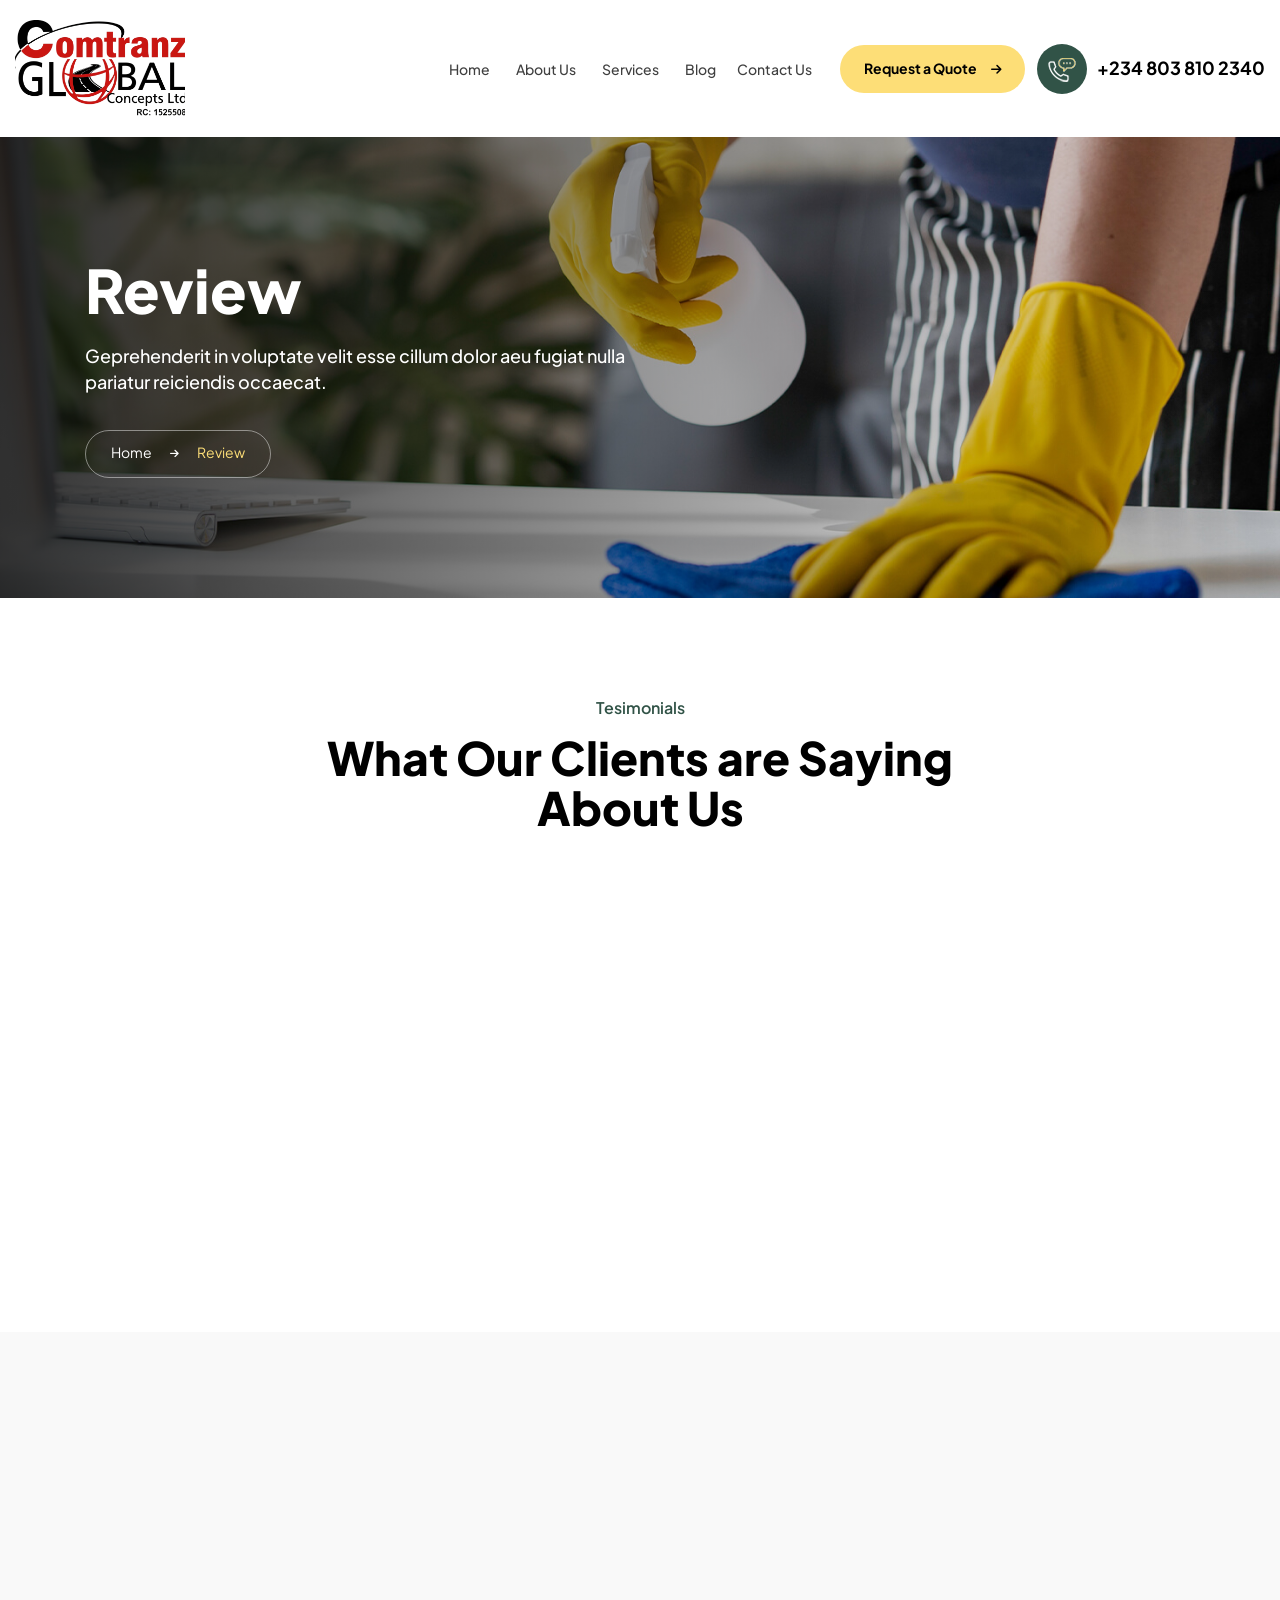
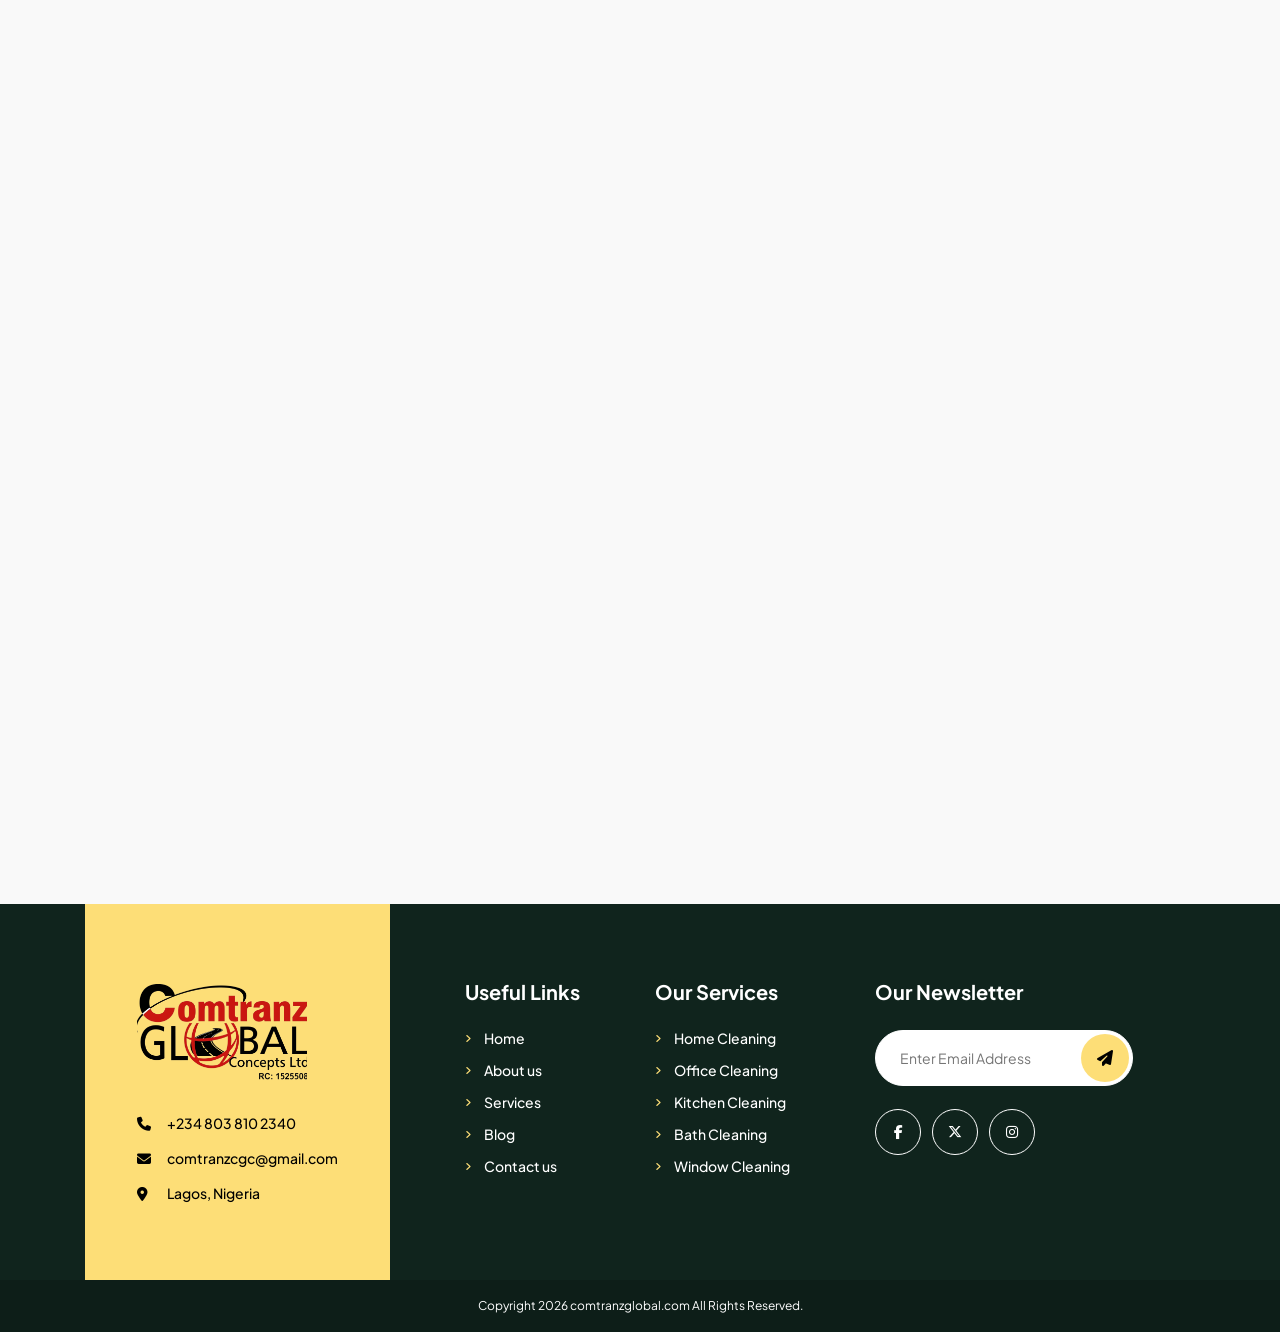
<file: review.html>
<!DOCTYPE html>
<html lang="zxx">

<head>
    <link rel='icon' type='image/png' href='./assets/images/logo.png'>
    <title>Review | Comtranz Global</title>
    <!-- /SEO Ultimate -->
    <meta name="viewport" content="width=device-width, initial-scale=1, maximum-scale=1, user-scalable=0">
    <meta charset="utf-8">













    <link rel="manifest" href="./assets/images/favicon/manifest.json">
    <meta name="msapplication-TileColor" content="#ffffff">
    <meta name="msapplication-TileImage" content="/ms-icon-144x144.png">
    <meta name="theme-color" content="#ffffff">
    <!-- Latest compiled and minified CSS -->
    <link href="assets/bootstrap/bootstrap.min.css" rel="stylesheet">
    <link rel="stylesheet" href="./assets/js/bootstrap.min.js">
    <!-- Font Awesome link -->
    <link rel="stylesheet" href="https://cdnjs.cloudflare.com/ajax/libs/font-awesome/6.5.1/css/all.min.css">
    <!-- StyleSheet link CSS -->
    <link href="assets/css/style.css" rel="stylesheet" type="text/css">
    <link href="assets/css/responsive.css" rel="stylesheet" type="text/css">
    <link href="assets/css/owl.carousel.min.css" rel="stylesheet" type="text/css">
    <link href="assets/css/owl.theme.default.min.css" rel="stylesheet" type="text/css">
    <link href="assets/css/aos.css" rel="stylesheet">
    <link href="assets/css/magnific-popup.css" rel="stylesheet" type="text/css">
</head>
<body>
<!-- Back to top button -->
<a id="button"></a>
<div class="sub_banner position-relative">
    <header class="header">
        <div class="container">
            <nav class="navbar navbar-expand-lg navbar-light p-0">
                <a class="navbar-brand" href="index.html">
                    <figure class="logo mb-0"><img src="assets/images/logo.png" alt="image" class="img-fluid"></figure>
                </a>
                <button class="navbar-toggler collapsed" type="button" data-toggle="collapse" data-target="#navbarSupportedContent" aria-controls="navbarSupportedContent"
                    aria-expanded="false" aria-label="Toggle navigation">
                    <span class="navbar-toggler-icon"></span>
                    <span class="navbar-toggler-icon"></span>
                    <span class="navbar-toggler-icon"></span>
                </button>
                <div class="collapse navbar-collapse" id="navbarSupportedContent">
                    <ul class="navbar-nav ml-auto">
                        <li class="nav-item">
                            <a class="nav-link" href="index.html">Home</a>
                        </li>
                        <li class="nav-item">
                            <a class="nav-link" href="about.html">About Us</a>
                        </li>
                        <li class="nav-item">
                            <a class="nav-link" href="service.html">Services</a>
                        </li>
                        <li class="nav-item">
                            <a class="nav-link" href="blog.html">Blog</a>
                        </li>
                        <li class="nav-item">
                            <a class="nav-link" href="contact.html">Contact Us</a>
                        </li>
                    </ul>
                </div>
                <div class="last_list">
                    <a class="nav-link log_in" href="contact.html">Request a Quote<i class="fa-solid fa-arrow-right"></i></a>
                    <div class="phone-number">
                        <figure class="header-phone mb-0">
                            <img src="assets/images/header-phone.png" alt="image" class="img-fluid">
                        </figure>
                        <a href="tel:+568925896325" class="text-decoration-none">
                            <span class="number">+234 803 810 2340</span>
                        </a>
                    </div>
                </div>
            </nav>
        </div>
    </header>
    <!-- Sub banner -->
    <section class="sub_banner_con position-relative">
        <div class="container position-relative">
            <div class="row">
                <div class="col-xl-6 col-lg-8 col-12">
                    <div class="sub_banner_content" data-aos="fade-up">
                        <h1 class="text-white">Review</h1>
                        <p class="text-white text-size-18">Geprehenderit in voluptate velit esse cillum dolor aeu fugiat nulla pariatur reiciendis occaecat.</p>
                        <div class="box">
                            <a href="index.html" class="text-decoration-none">
                                <span class="mb-0">Home</span>
                            </a>
                            <i class="arrow fa-solid fa-arrow-right"></i>
                            <span class="mb-0 box_span">Review</span>
                        </div>
                    </div>
                </div>
            </div>
        </div>
    </section>
</div>
<!-- Testimonial -->
<section class="testimonial-con">
    <div class="container">
        <div class="row">
            <div class="col-lg-8 col-md-10 col-12 mx-auto">
                <div class="testimonial_content text-center" data-aos="fade-up">
                    <h6>Tesimonials</h6>
                    <h2>What Our Clients are Saying About Us</h2>
                </div>
            </div>
        </div>
        <div class="slider-box" data-aos="fade-up">
            <div id="big" class="owl-carousel owl-theme">
                <div class="item">
                    <div class="review-details-box">
                        <figure class="d-inline-block stars-img">
                            <img src="assets/images/stars-img.png" alt="stars-img">
                        </figure>
                        <p class="text-size-18">“Comtranz Global transformed our office environment. Their team is exceptionally professional and their attention to detail in facility maintenance is unmatched in the industry.”
                        </p>
                        <div class="customer-status">
                            <h5>Chioma Adebayo</h5>
                            <span class="d-block">Estate Manager</span>
                        </div>
                    </div>
                </div>
                <div class="item">
                    <div class="review-details-box">
                        <figure class="d-inline-block stars-img">
                            <img src="assets/images/stars-img.png" alt="stars-img">
                        </figure>
                        <p class="text-size-18">“The reliability and innovation Comtranz Global brings to our residential estate is impressive. We finally have a facility management partner we can truly depend on.”
                        </p>
                        <div class="customer-status">
                            <h5>Olumide Okonkwo</h5>
                            <span class="d-block">Office Administrator</span>
                        </div>
                    </div>
                </div>
                <div class="item">
                    <div class="review-details-box">
                        <figure class="d-inline-block stars-img">
                            <img src="assets/images/stars-img.png" alt="stars-img">
                        </figure>
                        <p class="text-size-18">“Professionalism and integrity are clearly at the core of their services. Our facility’s efficiency has significantly improved since we partnered with them.”
                        </p>
                        <div class="customer-status">
                            <h5>Fatima Ibrahim</h5>
                            <span class="d-block">Property Owner</span>
                        </div>
                    </div>
                </div>
                <div class="item">
                    <div class="review-details-box">
                        <figure class="d-inline-block stars-img">
                            <img src="assets/images/stars-img.png" alt="stars-img">
                        </figure>
                        <p class="text-size-18">“Expert cleaners and proactive maintenance – Comtranz Global is the best facility management firm we've worked with. Their customer focus is truly refreshing.”
                        </p>
                        <div class="customer-status">
                            <h5>Emmanuel Nwachukwu</h5>
                            <span class="d-block">Facility Director</span>
                        </div>
                    </div>
                </div>
                <div class="item">
                    <div class="review-details-box">
                        <figure class="d-inline-block stars-img">
                            <img src="assets/images/stars-img.png" alt="stars-img">
                        </figure>
                        <p class="text-size-18">“They provide exceptional janitorial services and landscaping. Our property has never looked better or operated more efficiently. Highly recommended!”
                        </p>
                        <div class="customer-status">
                            <h5>Amaka Eze</h5>
                            <span class="d-block">Business Owner</span>
                        </div>
                    </div>
                </div>
              </div>
              <div id="thumbs" class="owl-carousel owl-theme lower-images">
                <div class="item">
                    <figure>
                        <img src="assets/images/rep_team_2.png" alt="client-img">
                    </figure>    
                </div>
                <div class="item">
                    <figure>
                        <img src="assets/images/rep_team_4.png" alt="client-img">
                    </figure>    
                </div>
                <div class="item">
                    <figure>
                        <img src="assets/images/rep_team_5.png" alt="client-img">
                    </figure>    
                </div>
                <div class="item">
                    <figure>
                        <img src="assets/images/rep_team_6.png" alt="client-img">
                    </figure>    
                </div>
                <div class="item">
                    <figure>
                        <img src="assets/images/rep_team_3.png" alt="client-img">
                    </figure>    
                </div>
              </div>
        </div>
    </div>
</section>
<!-- Article -->
<section class="article-con position-relative">
    <div class="container">
        <div class="row">
            <div class="col-lg-8 col-md-10 col-12 mx-auto">
                <div class="article_content text-center" data-aos="fade-up">
                    <h6>News & Articles</h6>
                    <h2>Discover Our Latest Blog Updates</h2>
                    <p class="text-size-16">Stay updated with the latest trends in integrated facility management, property maintenance, and efficient service delivery across Nigeria.
                    </p>
                </div>
            </div>
        </div>
        <div class="row" data-aos="fade-up">
            <div class="owl-carousel owl-theme">
                <div class="item">
                    <div class="article-box">
                        <div class="upper_portion position-relative">
                            <figure class="image mb-0">
                                <img src="./assets/images/article-image1.jpg" class="img-fluid" alt="image">
                            </figure>
                            <div class="icon">
                                <span class="number">18</span>
                                <span class="text">March</span>
                            </div>
                        </div>
                        <div class="lower_portion">
                            <h4>Top 5 Tips for a Spotless Home</h4>
                            <p class="text-size-16">Our professional team ensures your facility receives the highest standard of care and efficiency.</p>
                            <a href="./single-blog.html" class="text-decoration-none read_more">Read More<i class="fa-solid fa-arrow-right"></i></a>
                        </div>
                    </div>
                </div>
                <div class="item">
                    <div class="article-box">
                        <div class="upper_portion position-relative">
                            <figure class="image mb-0">
                                <img src="./assets/images/article-image2.jpg" class="img-fluid" alt="image">
                            </figure>
                            <div class="icon">
                                <span class="number">26</span>
                                <span class="text">April</span>
                            </div>
                        </div>
                        <div class="lower_portion">
                            <h4>Why Professional Cleaning Saves You Time</h4>
                            <p class="text-size-16">Stay updated with the latest trends in integrated facility management and proactive maintenance.</p>
                            <a href="./single-blog.html" class="text-decoration-none read_more">Read More<i class="fa-solid fa-arrow-right"></i></a>
                        </div>
                    </div>
                </div>
                <div class="item">
                    <div class="article-box">
                        <div class="upper_portion position-relative">
                            <figure class="image mb-0">
                                <img src="./assets/images/article-image3.jpg" class="img-fluid" alt="image">
                            </figure>
                            <div class="icon">
                                <span class="number">07</span>
                                <span class="text">June</span>
                            </div>
                        </div>
                        <div class="lower_portion">
                            <h4>Eco-Friendly Cleaning Effective Solutions</h4>
                            <p class="text-size-16">We deliver world-class facility management solutions tailored to your specific business needs.</p>
                            <a href="./single-blog.html" class="text-decoration-none read_more">Read More<i class="fa-solid fa-arrow-right"></i></a>
                        </div>
                    </div>
                </div>
                <div class="item">
                    <div class="article-box">
                        <div class="upper_portion position-relative">
                            <figure class="image mb-0">
                                <img src="./assets/images/article-image1.jpg" class="img-fluid" alt="image">
                            </figure>
                            <div class="icon">
                                <span class="number">18</span>
                                <span class="text">March</span>
                            </div>
                        </div>
                        <div class="lower_portion">
                            <h4>Top 5 Tips for a Spotless Home</h4>
                            <p class="text-size-16">Our professional team ensures your facility receives the highest standard of care and efficiency.</p>
                            <a href="./single-blog.html" class="text-decoration-none read_more">Read More<i class="fa-solid fa-arrow-right"></i></a>
                        </div>
                    </div>
                </div>
                <div class="item">
                    <div class="article-box">
                        <div class="upper_portion position-relative">
                            <figure class="image mb-0">
                                <img src="./assets/images/article-image2.jpg" class="img-fluid" alt="image">
                            </figure>
                            <div class="icon">
                                <span class="number">26</span>
                                <span class="text">April</span>
                            </div>
                        </div>
                        <div class="lower_portion">
                            <h4>Why Professional Cleaning Saves You Time</h4>
                            <p class="text-size-16">Stay updated with the latest trends in integrated facility management and proactive maintenance.</p>
                            <a href="./single-blog.html" class="text-decoration-none read_more">Read More<i class="fa-solid fa-arrow-right"></i></a>
                        </div>
                    </div>
                </div>
                <div class="item">
                    <div class="article-box">
                        <div class="upper_portion position-relative">
                            <figure class="image mb-0">
                                <img src="./assets/images/article-image3.jpg" class="img-fluid" alt="image">
                            </figure>
                            <div class="icon">
                                <span class="number">07</span>
                                <span class="text">June</span>
                            </div>
                        </div>
                        <div class="lower_portion">
                            <h4>Eco-Friendly Cleaning Effective Solutions</h4>
                            <p class="text-size-16">We deliver world-class facility management solutions tailored to your specific business needs.</p>
                            <a href="./single-blog.html" class="text-decoration-none read_more">Read More<i class="fa-solid fa-arrow-right"></i></a>
                        </div>
                    </div>
                </div>
                <div class="item">
                    <div class="article-box">
                        <div class="upper_portion position-relative">
                            <figure class="image mb-0">
                                <img src="./assets/images/article-image1.jpg" class="img-fluid" alt="image">
                            </figure>
                            <div class="icon">
                                <span class="number">18</span>
                                <span class="text">March</span>
                            </div>
                        </div>
                        <div class="lower_portion">
                            <h4>Top 5 Tips for a Spotless Home</h4>
                            <p class="text-size-16">Our professional team ensures your facility receives the highest standard of care and efficiency.</p>
                            <a href="./single-blog.html" class="text-decoration-none read_more">Read More<i class="fa-solid fa-arrow-right"></i></a>
                        </div>
                    </div>
                </div>
                <div class="item">
                    <div class="article-box">
                        <div class="upper_portion position-relative">
                            <figure class="image mb-0">
                                <img src="./assets/images/article-image2.jpg" class="img-fluid" alt="image">
                            </figure>
                            <div class="icon">
                                <span class="number">26</span>
                                <span class="text">April</span>
                            </div>
                        </div>
                        <div class="lower_portion">
                            <h4>Why Professional Cleaning Saves You Time</h4>
                            <p class="text-size-16">Stay updated with the latest trends in integrated facility management and proactive maintenance.</p>
                            <a href="./single-blog.html" class="text-decoration-none read_more">Read More<i class="fa-solid fa-arrow-right"></i></a>
                        </div>
                    </div>
                </div>
                <div class="item">
                    <div class="article-box">
                        <div class="upper_portion position-relative">
                            <figure class="image mb-0">
                                <img src="./assets/images/article-image3.jpg" class="img-fluid" alt="image">
                            </figure>
                            <div class="icon">
                                <span class="number">07</span>
                                <span class="text">June</span>
                            </div>
                        </div>
                        <div class="lower_portion">
                            <h4>Eco-Friendly Cleaning Effective Solutions</h4>
                            <p class="text-size-16">We deliver world-class facility management solutions tailored to your specific business needs.</p>
                            <a href="./single-blog.html" class="text-decoration-none read_more">Read More<i class="fa-solid fa-arrow-right"></i></a>
                        </div>
                    </div>
                </div>
            </div>
        </div>
    </div>
</section>
<!-- Footer -->
<section class="footer-con position-relative">
    <div class="footer_lowerportion position-relative">
        <div class="container">
            <div class="middle_portion">
                <div class="row all_row">
                    <div class="col-xl-4 col-lg-4 col-md-12 col-sm-12 col-12 all_column">
                        <div class="logo-content">
                            <a href="index.html">
                                <figure class="footer-logo">
                                    <img class="img-fluid" src="assets/images/footer-logo.png" alt="image">
                                </figure>
                            </a>
                            <ul class="list-unstyled mb-0">
                                <li class="text">
                                    <i class="fa-solid fa-phone"></i>
                                    <a href="tel:+2348038102340" class="text-decoration-none">+234 803 810 2340</a>
                                </li>
                                <li class="clearfix mb-0"></li>
                                <li class="text">
                                    <i class="fa-solid fa-envelope"></i>
                                    <a href="mailto:comtranzcgc@gmail.com" class="text-decoration-none">comtranzcgc@gmail.com</a>
                                </li>
                                <li class="clearfix mb-0"></li>
                                <li class="text">
                                    <i class="fa-solid fa-location-dot"></i>
                                    <a href="https://www.google.com/maps/course/21+King+St,+Melbourne+VIC+3000,+Australia/@-37.8199805,144.9529083,18z/data=!4m6!3m5!1s0x6ad65d52754eaecb:0x22f367daf52cbd47!8m2!3d-37.819936!4d144.9570765!16s%2Fg%2F11c2dj2n2c?entry=ttu" 
                                        class="text-decoration-none address mb-0">Lagos, Nigeria
                                    </a>
                                </li>
                            </ul>
                        </div>
                    </div>
                    <div class="col-xl-2 col-lg-2 col-md-3 col-sm-6 col-6 all_column">
                        <div class="links">
                            <h4 class="heading">Useful Links</h4>
                            <ul class="list-unstyled mb-0">
                                <li><i class="fa-solid fa-angle-right"></i><a href="index.html">Home</a></li>
                                <li><i class="fa-solid fa-angle-right"></i><a href="about.html">About us</a></li>
                                <li><i class="fa-solid fa-angle-right"></i><a href="service.html">Services</a></li>
                                <li><i class="fa-solid fa-angle-right"></i><a href="blog.html">Blog</a></li>
                                <li><i class="fa-solid fa-angle-right"></i><a href="contact.html">Contact us</a></li>
                            </ul>
                        </div>
                    </div>
                    <div class="col-xl-2 col-lg-2 col-md-4 col-sm-6 col-6 all_column">
                        <div class="use-link links">
                            <h4 class="heading">Our Services</h4>
                            <ul class="list-unstyled mb-0">
                                <li><i class="fa-solid fa-angle-right"></i><a href="index.html">Home Cleaning</a></li>
                                <li><i class="fa-solid fa-angle-right"></i><a href="about.html">Office Cleaning</a></li>
                                <li><i class="fa-solid fa-angle-right"></i><a href="service.html">Kitchen Cleaning</a></li>
                                <li><i class="fa-solid fa-angle-right"></i><a href="index.html">Bath Cleaning</a></li>
                                <li><i class="fa-solid fa-angle-right"></i><a href="about.html">Window Cleaning</a></li>
                            </ul>
                        </div>
                    </div>
                    <div class="col-xl-4 col-lg-4 col-md-5 col-sm-12 col-12 all_column">
                        <div class="icon">
                            <h4 class="heading">Our Newsletter</h4>
                            <form action="#">
                                <div class="form-group position-relative mb-0">
                                    <input type="text" class="form_style" placeholder="Enter Email Address" name="email">
                                    <button><i class="send fa-sharp fa-solid fa-paper-plane"></i></button>
                                </div>
                            </form>
                            <ul class="list-unstyled mb-0 social-icons">
                                <li><a href="#" class="text-decoration-none"><i class="fa-brands fa-facebook-f social-networks"></i></a></li>
                                <li><a href="#" class="text-decoration-none"><i class="fa-brands fa-x-twitter social-networks"></i></a></li>
                                <li><a href="#" class="text-decoration-none"><i class="fa-brands fa-instagram social-networks"></i></a></li>
                            </ul>
                        </div>
                    </div>
                </div>
            </div>
        </div>
        <div class="copyright">
            <p class="mb-0">Copyright 2026 comtranzglobal.com All Rights Reserved.</p>
        </div>
    </div>
</section>
<!-- PRE LOADER -->
<div class="loader-mask">
    <div class="loader">
        <div></div>
        <div></div>
    </div>
</div>
<!-- Latest compiled JavaScript -->
<script src="assets/js/jquery-3.7.1.min.js"></script>
<script src="assets/js/popper.min.js"></script>
<script src="assets/js/bootstrap.min.js"></script>
<script src="assets/js/aos.js"></script>
<script src="assets/js/owl.carousel.js"></script>
<script src="assets/js/carousel.js"></script>
<script src="assets/js/animation.js"></script>
<script src="assets/js/back-to-top-button.js"></script>
<script src="assets/js/preloader.js"></script>
<script src="assets/js/counter.js"></script>
</body>
</html>
</file>
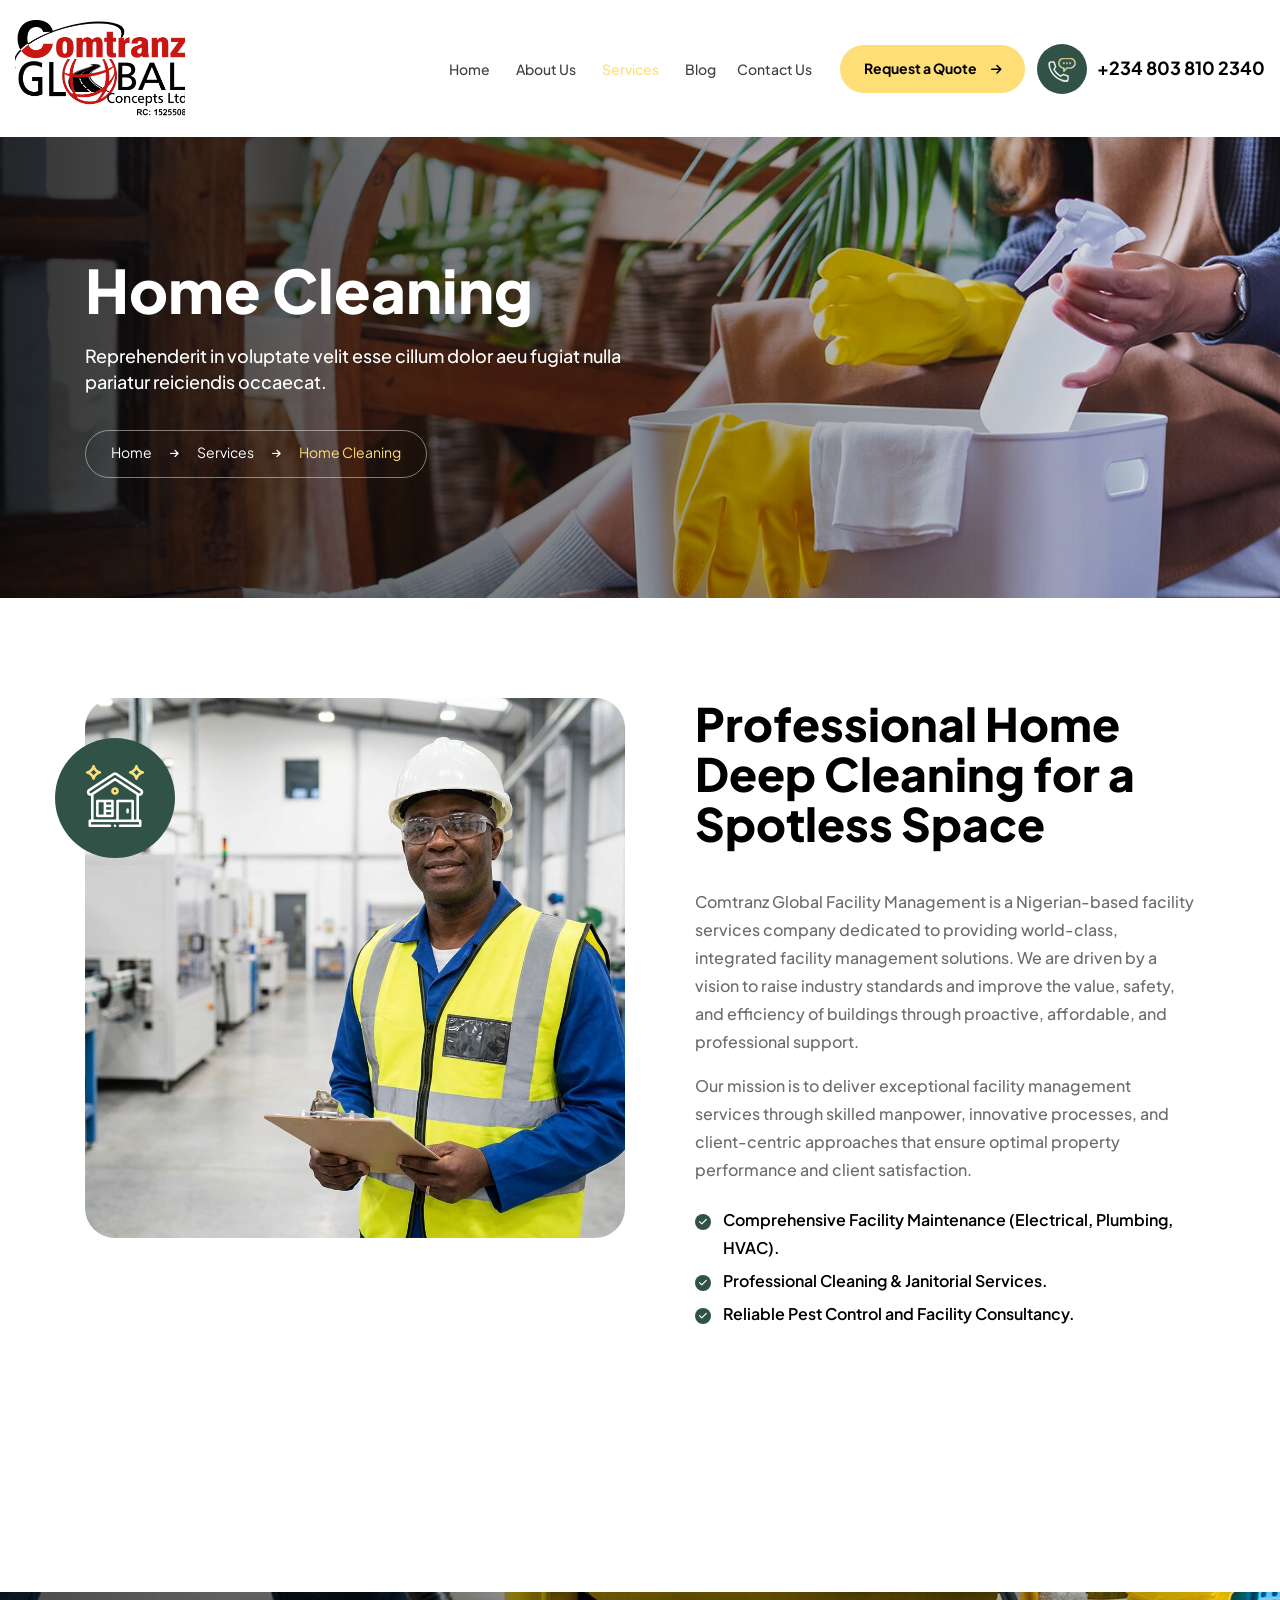
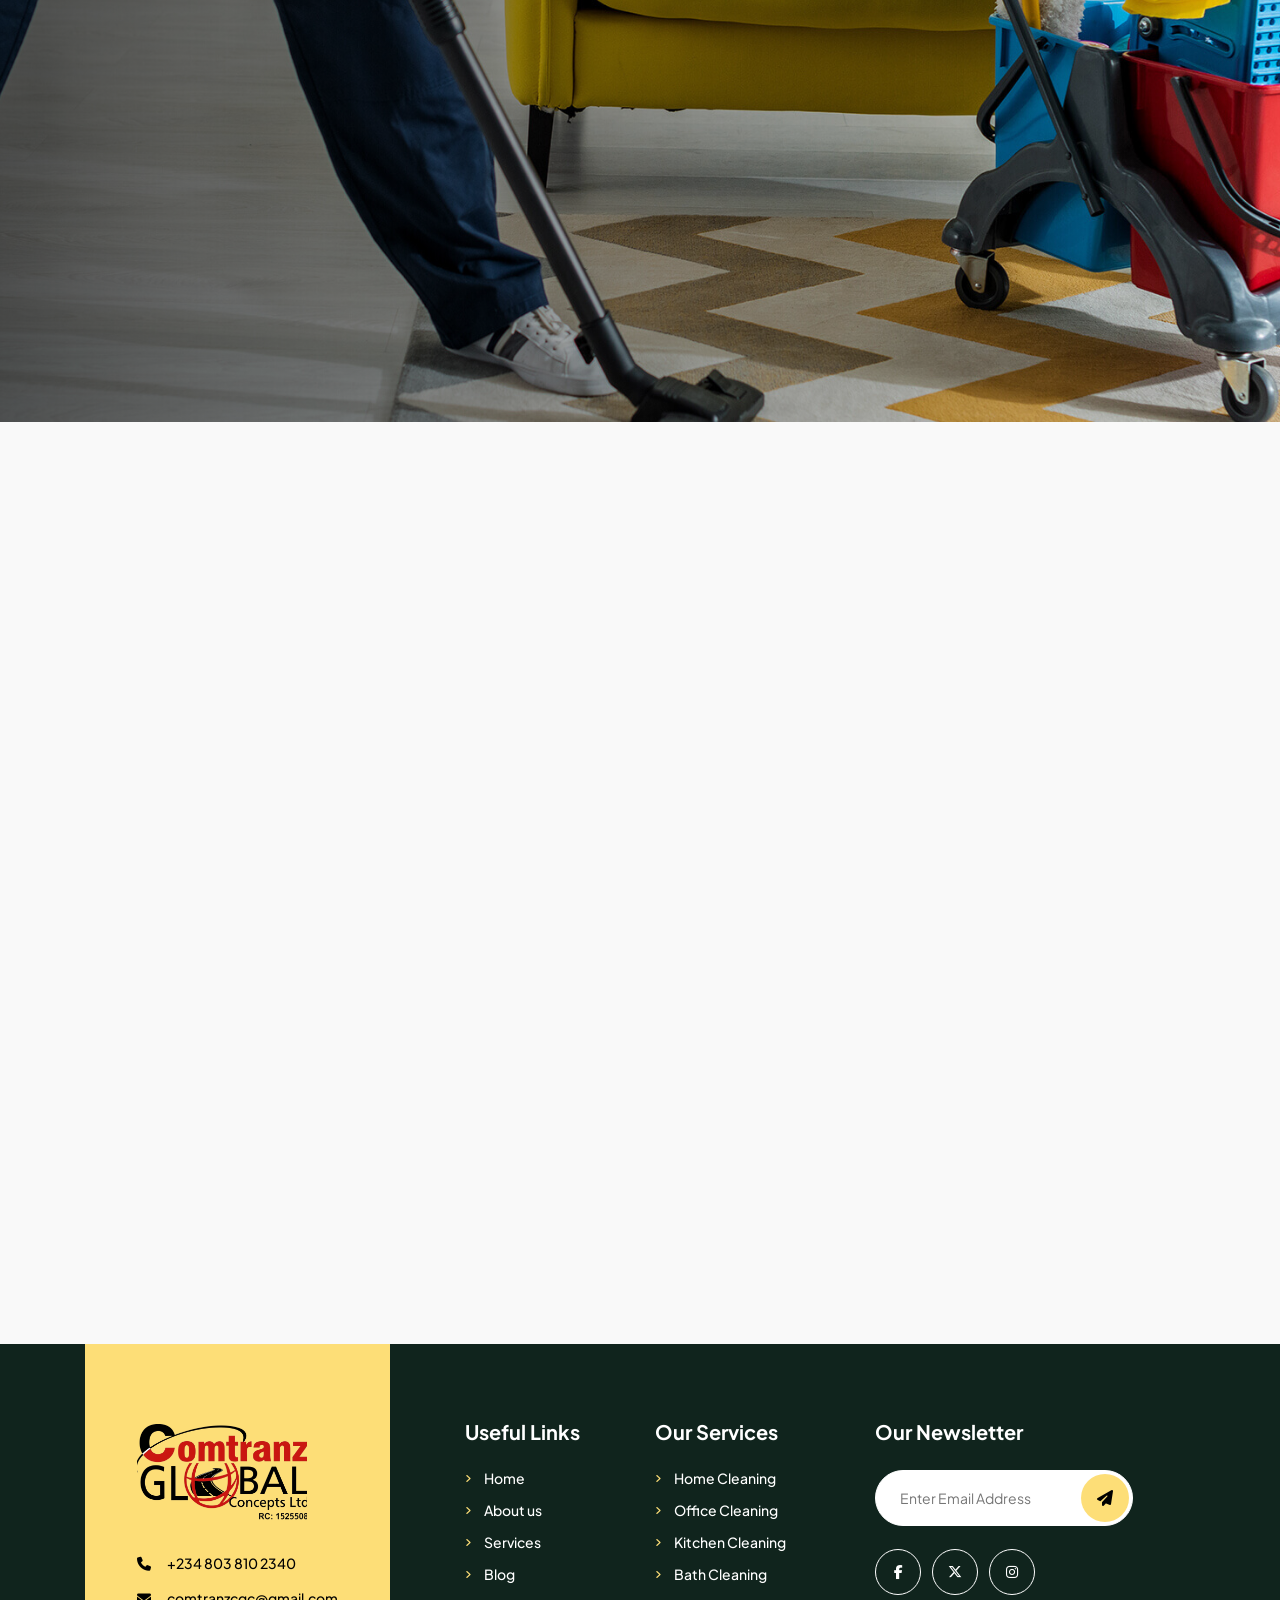
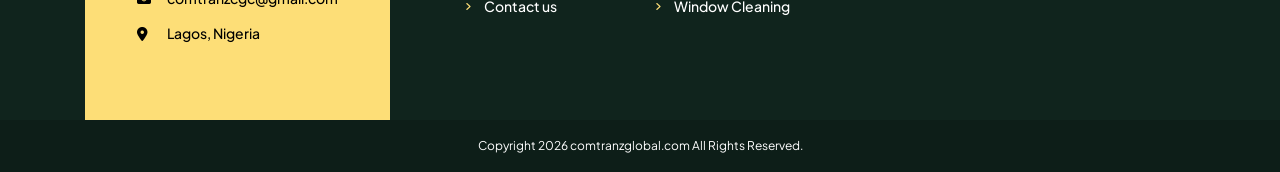
<file: service-detail.html>
<!DOCTYPE html>
<html lang="zxx">

<head>
    <link rel='icon' type='image/png' href='./assets/images/logo.png'>
    <title>Service Details | Comtranz Global</title>
    <!-- /SEO Ultimate -->
    <meta name="viewport" content="width=device-width, initial-scale=1, maximum-scale=1, user-scalable=0">
    <meta charset="utf-8">













    <link rel="manifest" href="./assets/images/favicon/manifest.json">
    <meta name="msapplication-TileColor" content="#ffffff">
    <meta name="msapplication-TileImage" content="/ms-icon-144x144.png">
    <meta name="theme-color" content="#ffffff">
    <!-- Latest compiled and minified CSS -->
    <link href="assets/bootstrap/bootstrap.min.css" rel="stylesheet">
    <link rel="stylesheet" href="./assets/js/bootstrap.min.js">
    <!-- Font Awesome link -->
    <link rel="stylesheet" href="https://cdnjs.cloudflare.com/ajax/libs/font-awesome/6.5.1/css/all.min.css">
    <!-- StyleSheet link CSS -->
    <link href="assets/css/style.css" rel="stylesheet" type="text/css">
    <link href="assets/css/responsive.css" rel="stylesheet" type="text/css">
    <link href="assets/css/owl.carousel.min.css" rel="stylesheet" type="text/css">
    <link href="assets/css/owl.theme.default.min.css" rel="stylesheet" type="text/css">
    <link href="assets/css/aos.css" rel="stylesheet">
    <link href="assets/css/magnific-popup.css" rel="stylesheet" type="text/css">
</head>
<body>
<!-- Back to top button -->
<a id="button"></a>
<div class="sub_banner position-relative">
    <header class="header">
        <div class="container">
            <nav class="navbar navbar-expand-lg navbar-light p-0">
                <a class="navbar-brand" href="index.html">
                    <figure class="logo mb-0"><img src="assets/images/logo.png" alt="image" class="img-fluid"></figure>
                </a>
                <button class="navbar-toggler collapsed" type="button" data-toggle="collapse" data-target="#navbarSupportedContent" aria-controls="navbarSupportedContent"
                    aria-expanded="false" aria-label="Toggle navigation">
                    <span class="navbar-toggler-icon"></span>
                    <span class="navbar-toggler-icon"></span>
                    <span class="navbar-toggler-icon"></span>
                </button>
                <div class="collapse navbar-collapse" id="navbarSupportedContent">
                    <ul class="navbar-nav ml-auto">
                        <li class="nav-item">
                            <a class="nav-link" href="index.html">Home</a>
                        </li>
                        <li class="nav-item">
                            <a class="nav-link" href="about.html">About Us</a>
                        </li>
                        <li class="nav-item active">
                            <a class="nav-link" href="service.html">Services</a>
                        </li>
                        <li class="nav-item">
                            <a class="nav-link" href="blog.html">Blog</a>
                        </li>
                        <li class="nav-item">
                            <a class="nav-link" href="contact.html">Contact Us</a>
                        </li>
                    </ul>
                </div>
                <div class="last_list">
                    <a class="nav-link log_in" href="contact.html">Request a Quote<i class="fa-solid fa-arrow-right"></i></a>
                    <div class="phone-number">
                        <figure class="header-phone mb-0">
                            <img src="assets/images/header-phone.png" alt="image" class="img-fluid">
                        </figure>
                        <a href="tel:+2348038102340" class="text-decoration-none">
                            <span class="number">+234 803 810 2340</span>
                        </a>
                    </div>
                </div>
            </nav>
        </div>
    </header>
    <!-- Sub banner -->
    <section class="sub_banner_con service_detail_banner position-relative">
        <div class="container position-relative">
            <div class="row">
                <div class="col-xl-6 col-lg-8 col-12">
                    <div class="sub_banner_content" data-aos="fade-up">
                        <h1 class="text-white">Home Cleaning</h1>
                        <p class="text-white text-size-18">Reprehenderit in voluptate velit esse cillum dolor aeu fugiat nulla pariatur reiciendis occaecat.</p>
                        <div class="box">
                            <a href="index.html" class="text-decoration-none">
                                <span class="mb-0">Home</span>
                            </a>
                            <i class="arrow fa-solid fa-arrow-right"></i>
                            <a href="service.html" class="cart text-decoration-none">
                                <span class="mb-0">Services</span>
                            </a>
                            <i class="arrow fa-solid fa-arrow-right"></i>
                            <span class="mb-0 box_span">Home Cleaning</span>
                        </div>
                    </div>
                </div>
            </div>
        </div>
    </section>
</div>
<!-- Service Detail -->
<section class="servicedetail-con position-relative">
    <figure class="servicedetail-sideimage mb-0">
        <img src="./assets/images/about-sideimage.png" alt="image" class="img-fluid">
    </figure>
    <div class="container">
        <div class="upper_portion">
            <div class="row">
                <div class="col-lg-6 col-md-12 col-sm-12 col-12 text-lg-left text-center">
                    <div class="servicedetail_wrapper position-relative" data-aos="fade-up">
                        <figure class="servicedetail-image mb-0">
                            <img src="./assets/images/rep_team_3.png" alt="Service Professional" class="img-fluid">
                        </figure>
                        <figure class="servicedetail-icon mb-0">
                            <img src="./assets/images/servicedetail-icon.png" alt="image" class="img-fluid">
                        </figure>
                    </div>
                </div>
                <div class="col-lg-6 col-md-12 col-sm-12 col-12">
                    <div class="servicedetail_content content" data-aos="fade-up">
                        <h2>Professional Home Deep Cleaning for a Spotless Space</h2>
                        <p class="text1 text-size-16">Comtranz Global Facility Management is a Nigerian-based facility services company dedicated to providing world-class, integrated facility management solutions. We are driven by a vision to raise industry standards and improve the value, safety, and efficiency of buildings through proactive, affordable, and professional support.
                        </p>
                        <p class="text2 text-size-16">Our mission is to deliver exceptional facility management services through skilled manpower, innovative processes, and client-centric approaches that ensure optimal property performance and client satisfaction.
                        </p>
                        <ul class="list-unstyled mb-0">
                            <li>
                                <i class="fa fa-check" aria-hidden="true"></i>
                                <p class="mb-0 text-size-16">Comprehensive Facility Maintenance (Electrical, Plumbing, HVAC).</p>
                            </li>
                            <li>
                                <i class="fa fa-check" aria-hidden="true"></i>
                                <p class="mb-0 text-size-16">Professional Cleaning & Janitorial Services.</p>
                            </li>
                            <li>
                                <i class="fa fa-check" aria-hidden="true"></i>
                                <p class="mb-0 text-size-16">Reliable Pest Control and Facility Consultancy.</p>
                            </li>
                        </ul>
                    </div>
                </div>
            </div>
        </div>
        <div class="row">
            <div class="col-12">
                <div class="servicedetail_content" data-aos="fade-up">
                    <p class="text1 text-size-16">Our team utilizes industry-leading tools and environmentally friendly products to ensure your facility maintains the highest hygiene standards. We specialize in deep cleaning that goes beyond the surface.
                    </p>
                    <p class="text2 text-size-16 mb-0">Whether it's a commercial office space or a large-scale industrial site, Comtranz Global provides tailored solutions that fit your specific maintenance and cleaning needs.
                    </p>
                </div>
            </div>
        </div>
    </div>
</section>
<!-- Service Detail Need -->
<section class="need-con servicedetailneed-con position-relative">
    <div class="container">
        <div class="row">
            <div class="col-lg-8 col-md-12 col-12 mx-auto">
                <div class="need_content text-center" data-aos="fade-up">
                    <h6>Need a Deep Clean?</h6>
                    <h2 class="text-white">Experience the Best Cleaning Service Today!</h2>
                    <a href="./contact.html" class="text-decoration-none primary_btn">Request a Quote<i class="fa-solid fa-arrow-right"></i></a>
                </div>
            </div>
        </div>
    </div>
</section>
<!-- Service -->
<section class="service-con position-relative">
    <div class="container">
        <div class="row">
            <div class="col-lg-8 col-md-10 col-12 mx-auto">
                <div class="service_content text-center" data-aos="fade-up">
                    <h6>More Services</h6>
                    <h2>Explore Our Other Cleaning Services Just for You</h2>
                    <p class="text-size-16">Nuis aute irure dolor in reprehenderit in voluptate velit esse dolore aeu fugiat nulla pariatur
                        excepteur sint occa non proiden cula rui officia.
                    </p>
                </div>
            </div>
        </div>
        <div class="row" data-aos="fade-up">
            <div class="owl-carousel owl-theme">
                <div class="item">
                    <div class="service-box">
                        <figure class="service-icon">
                            <img src="./assets/images/service-icon4.png" alt="image" class="img-fluid">
                        </figure>
                        <h3>Windows Deep Cleaning</h3>
                        <p class="text-size-16">We provide world-class facility management solutions driven by a vision to raise industry standards.</p>
                        <a href="./service.html" class="text-decoration-none read_more">Read More<i class="fa-solid fa-arrow-right"></i></a>
                    </div>
                </div>
                <div class="item">
                    <div class="service-box">
                        <figure class="service-icon">
                            <img src="./assets/images/service-icon5.png" alt="image" class="img-fluid">
                        </figure>
                        <h3>Commercial Building Cleaning</h3>
                        <p class="text-size-16">Our proactive approach ensures optimal property performance and long-term value for every building.</p>
                        <a href="./service.html" class="text-decoration-none read_more">Read More<i class="fa-solid fa-arrow-right"></i></a>
                    </div>
                </div>
                <div class="item">
                    <div class="service-box">
                        <figure class="service-icon">
                            <img src="./assets/images/service-icon6.png" alt="image" class="img-fluid">
                        </figure>
                        <h3>Deep Carpet Cleaning</h3>
                        <p class="text-size-16">Driven by a vision to raise standards, we provide affordable and professional support for your property.</p>
                        <a href="./service.html" class="text-decoration-none read_more">Read More<i class="fa-solid fa-arrow-right"></i></a>
                    </div>
                </div>
                <div class="item">
                    <div class="service-box">
                        <figure class="service-icon">
                            <img src="./assets/images/service-icon4.png" alt="image" class="img-fluid">
                        </figure>
                        <h3>Windows Deep Cleaning</h3>
                        <p class="text-size-16">We provide world-class facility management solutions driven by a vision to raise industry standards.</p>
                        <a href="./service.html" class="text-decoration-none read_more">Read More<i class="fa-solid fa-arrow-right"></i></a>
                    </div>
                </div>
                <div class="item">
                    <div class="service-box">
                        <figure class="service-icon">
                            <img src="./assets/images/service-icon5.png" alt="image" class="img-fluid">
                        </figure>
                        <h3>Commercial Building Cleaning</h3>
                        <p class="text-size-16">Our proactive approach ensures optimal property performance and long-term value for every building.</p>
                        <a href="./service.html" class="text-decoration-none read_more">Read More<i class="fa-solid fa-arrow-right"></i></a>
                    </div>
                </div>
                <div class="item">
                    <div class="service-box">
                        <figure class="service-icon">
                            <img src="./assets/images/service-icon6.png" alt="image" class="img-fluid">
                        </figure>
                        <h3>Deep Carpet Cleaning</h3>
                        <p class="text-size-16">Driven by a vision to raise standards, we provide affordable and professional support for your property.</p>
                        <a href="./service.html" class="text-decoration-none read_more">Read More<i class="fa-solid fa-arrow-right"></i></a>
                    </div>
                </div>
                <div class="item">
                    <div class="service-box">
                        <figure class="service-icon">
                            <img src="./assets/images/service-icon4.png" alt="image" class="img-fluid">
                        </figure>
                        <h3>Windows Deep Cleaning</h3>
                        <p class="text-size-16">We provide world-class facility management solutions driven by a vision to raise industry standards.</p>
                        <a href="./service.html" class="text-decoration-none read_more">Read More<i class="fa-solid fa-arrow-right"></i></a>
                    </div>
                </div>
                <div class="item">
                    <div class="service-box">
                        <figure class="service-icon">
                            <img src="./assets/images/service-icon5.png" alt="image" class="img-fluid">
                        </figure>
                        <h3>Commercial Building Cleaning</h3>
                        <p class="text-size-16">Our proactive approach ensures optimal property performance and long-term value for every building.</p>
                        <a href="./service.html" class="text-decoration-none read_more">Read More<i class="fa-solid fa-arrow-right"></i></a>
                    </div>
                </div>
                <div class="item">
                    <div class="service-box">
                        <figure class="service-icon">
                            <img src="./assets/images/service-icon6.png" alt="image" class="img-fluid">
                        </figure>
                        <h3>Deep Carpet Cleaning</h3>
                        <p class="text-size-16">Driven by a vision to raise standards, we provide affordable and professional support for your property.</p>
                        <a href="./service.html" class="text-decoration-none read_more">Read More<i class="fa-solid fa-arrow-right"></i></a>
                    </div>
                </div>
            </div>
        </div>
    </div>
</section>
<!-- Footer -->
<section class="footer-con position-relative">
    <div class="footer_lowerportion position-relative">
        <div class="container">
            <div class="middle_portion">
                <div class="row all_row">
                    <div class="col-xl-4 col-lg-4 col-md-12 col-sm-12 col-12 all_column">
                        <div class="logo-content">
                            <a href="index.html">
                                <figure class="footer-logo">
                                    <img class="img-fluid" src="assets/images/footer-logo.png" alt="image">
                                </figure>
                            </a>
                            <ul class="list-unstyled mb-0">
                                <li class="text">
                                    <i class="fa-solid fa-phone"></i>
                                    <a href="tel:+2348038102340" class="text-decoration-none">+234 803 810 2340</a>
                                </li>
                                <li class="clearfix mb-0"></li>
                                <li class="text">
                                    <i class="fa-solid fa-envelope"></i>
                                    <a href="mailto:comtranzcgc@gmail.com" class="text-decoration-none">comtranzcgc@gmail.com</a>
                                </li>
                                <li class="clearfix mb-0"></li>
                                <li class="text">
                                    <i class="fa-solid fa-location-dot"></i>
                                    <a href="https://www.google.com/maps/course/21+King+St,+Melbourne+VIC+3000,+Australia/@-37.8199805,144.9529083,18z/data=!4m6!3m5!1s0x6ad65d52754eaecb:0x22f367daf52cbd47!8m2!3d-37.819936!4d144.9570765!16s%2Fg%2F11c2dj2n2c?entry=ttu" 
                                        class="text-decoration-none address mb-0">Lagos, Nigeria
                                    </a>
                                </li>
                            </ul>
                        </div>
                    </div>
                    <div class="col-xl-2 col-lg-2 col-md-3 col-sm-6 col-6 all_column">
                        <div class="links">
                            <h4 class="heading">Useful Links</h4>
                            <ul class="list-unstyled mb-0">
                                <li><i class="fa-solid fa-angle-right"></i><a href="index.html">Home</a></li>
                                <li><i class="fa-solid fa-angle-right"></i><a href="about.html">About us</a></li>
                                <li><i class="fa-solid fa-angle-right"></i><a href="service.html">Services</a></li>
                                <li><i class="fa-solid fa-angle-right"></i><a href="blog.html">Blog</a></li>
                                <li><i class="fa-solid fa-angle-right"></i><a href="contact.html">Contact us</a></li>
                            </ul>
                        </div>
                    </div>
                    <div class="col-xl-2 col-lg-2 col-md-4 col-sm-6 col-6 all_column">
                        <div class="use-link links">
                            <h4 class="heading">Our Services</h4>
                            <ul class="list-unstyled mb-0">
                                <li><i class="fa-solid fa-angle-right"></i><a href="index.html">Home Cleaning</a></li>
                                <li><i class="fa-solid fa-angle-right"></i><a href="about.html">Office Cleaning</a></li>
                                <li><i class="fa-solid fa-angle-right"></i><a href="service.html">Kitchen Cleaning</a></li>
                                <li><i class="fa-solid fa-angle-right"></i><a href="index.html">Bath Cleaning</a></li>
                                <li><i class="fa-solid fa-angle-right"></i><a href="about.html">Window Cleaning</a></li>
                            </ul>
                        </div>
                    </div>
                    <div class="col-xl-4 col-lg-4 col-md-5 col-sm-12 col-12 all_column">
                        <div class="icon">
                            <h4 class="heading">Our Newsletter</h4>
                            <form action="#">
                                <div class="form-group position-relative mb-0">
                                    <input type="text" class="form_style" placeholder="Enter Email Address" name="email">
                                    <button><i class="send fa-sharp fa-solid fa-paper-plane"></i></button>
                                </div>
                            </form>
                            <ul class="list-unstyled mb-0 social-icons">
                                <li><a href="#" class="text-decoration-none"><i class="fa-brands fa-facebook-f social-networks"></i></a></li>
                                <li><a href="#" class="text-decoration-none"><i class="fa-brands fa-x-twitter social-networks"></i></a></li>
                                <li><a href="#" class="text-decoration-none"><i class="fa-brands fa-instagram social-networks"></i></a></li>
                            </ul>
                        </div>
                    </div>
                </div>
            </div>
        </div>
        <div class="copyright">
            <p class="mb-0">Copyright 2026 comtranzglobal.com All Rights Reserved.</p>
        </div>
    </div>
</section>
<!-- PRE LOADER -->
<div class="loader-mask">
    <div class="loader">
        <div></div>
        <div></div>
    </div>
</div>
<!-- Latest compiled JavaScript -->
<script src="assets/js/jquery-3.7.1.min.js"></script>
<script src="assets/js/popper.min.js"></script>
<script src="assets/js/bootstrap.min.js"></script>
<script src="assets/js/aos.js"></script>
<script src="assets/js/owl.carousel.js"></script>
<script src="assets/js/carousel.js"></script>
<script src="assets/js/animation.js"></script>
<script src="assets/js/back-to-top-button.js"></script>
<script src="assets/js/preloader.js"></script>
<script src="assets/js/counter.js"></script>
</body>
</html>
</file>
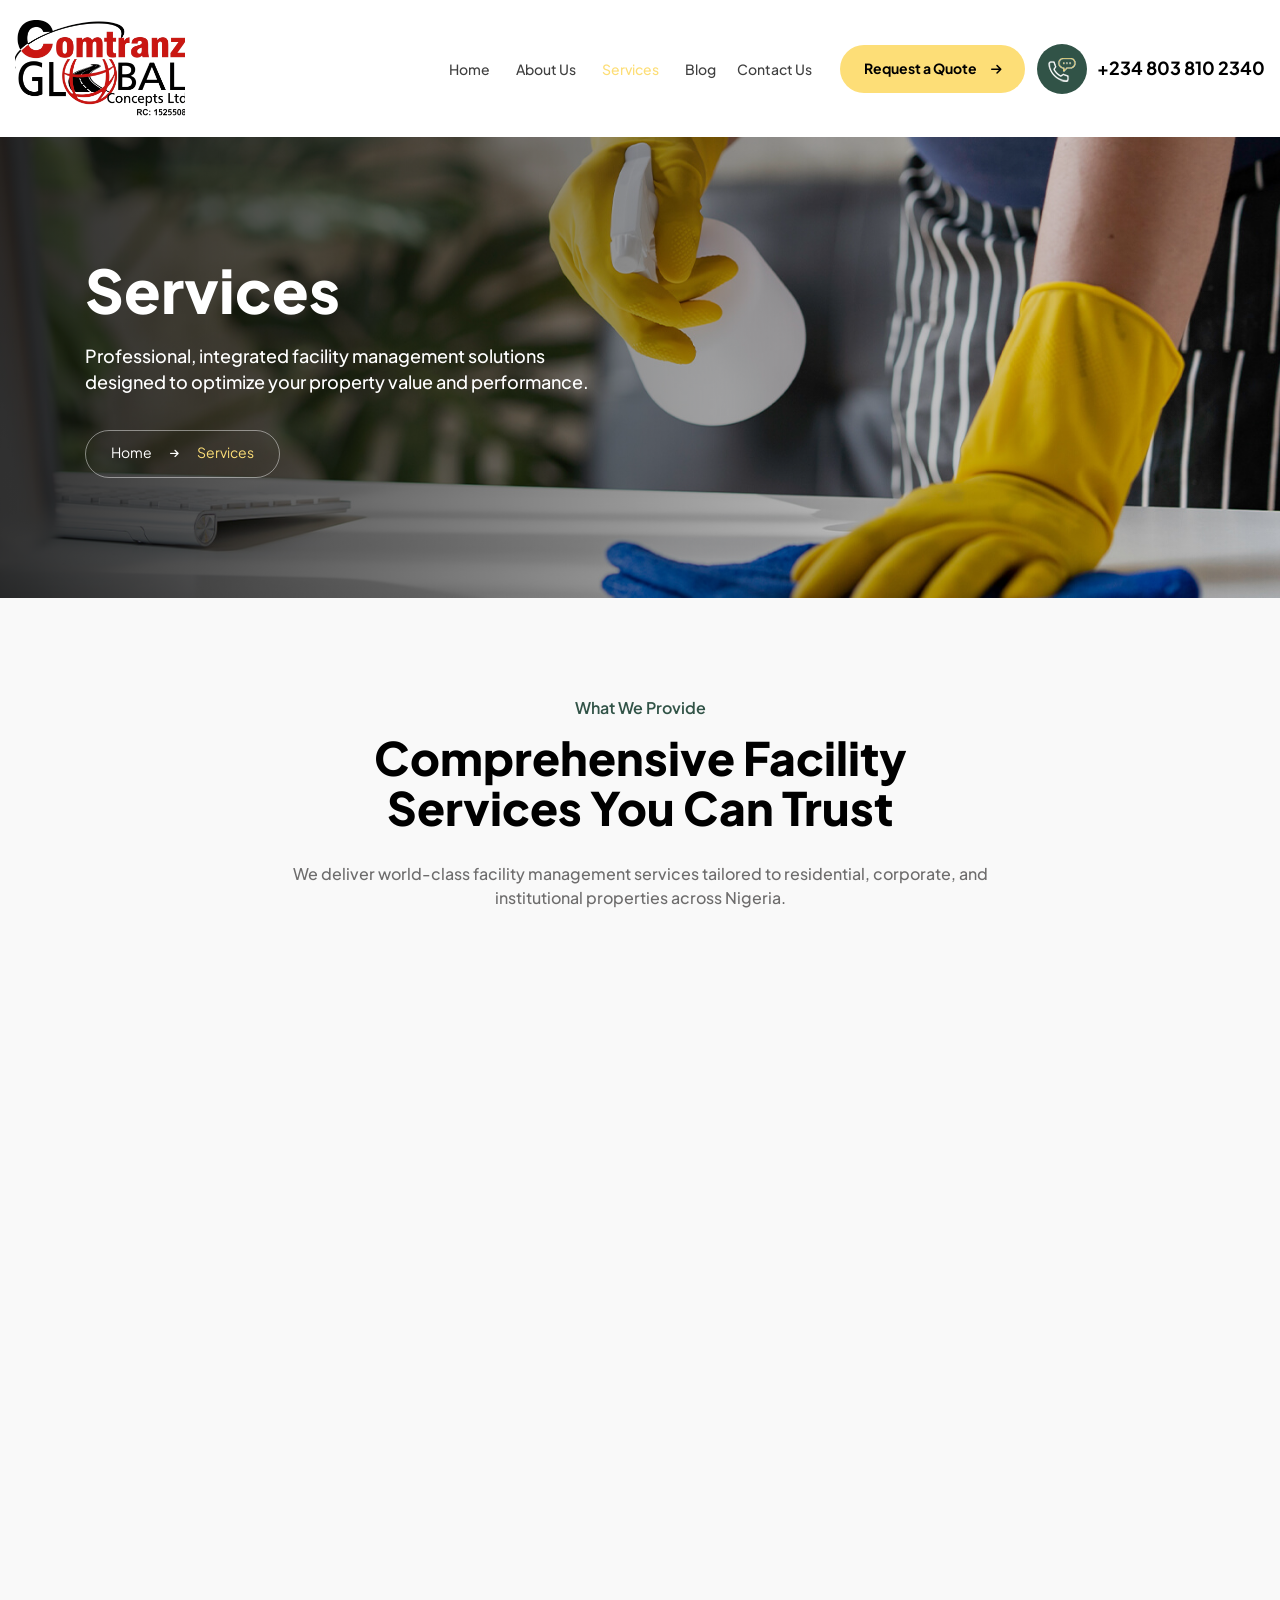
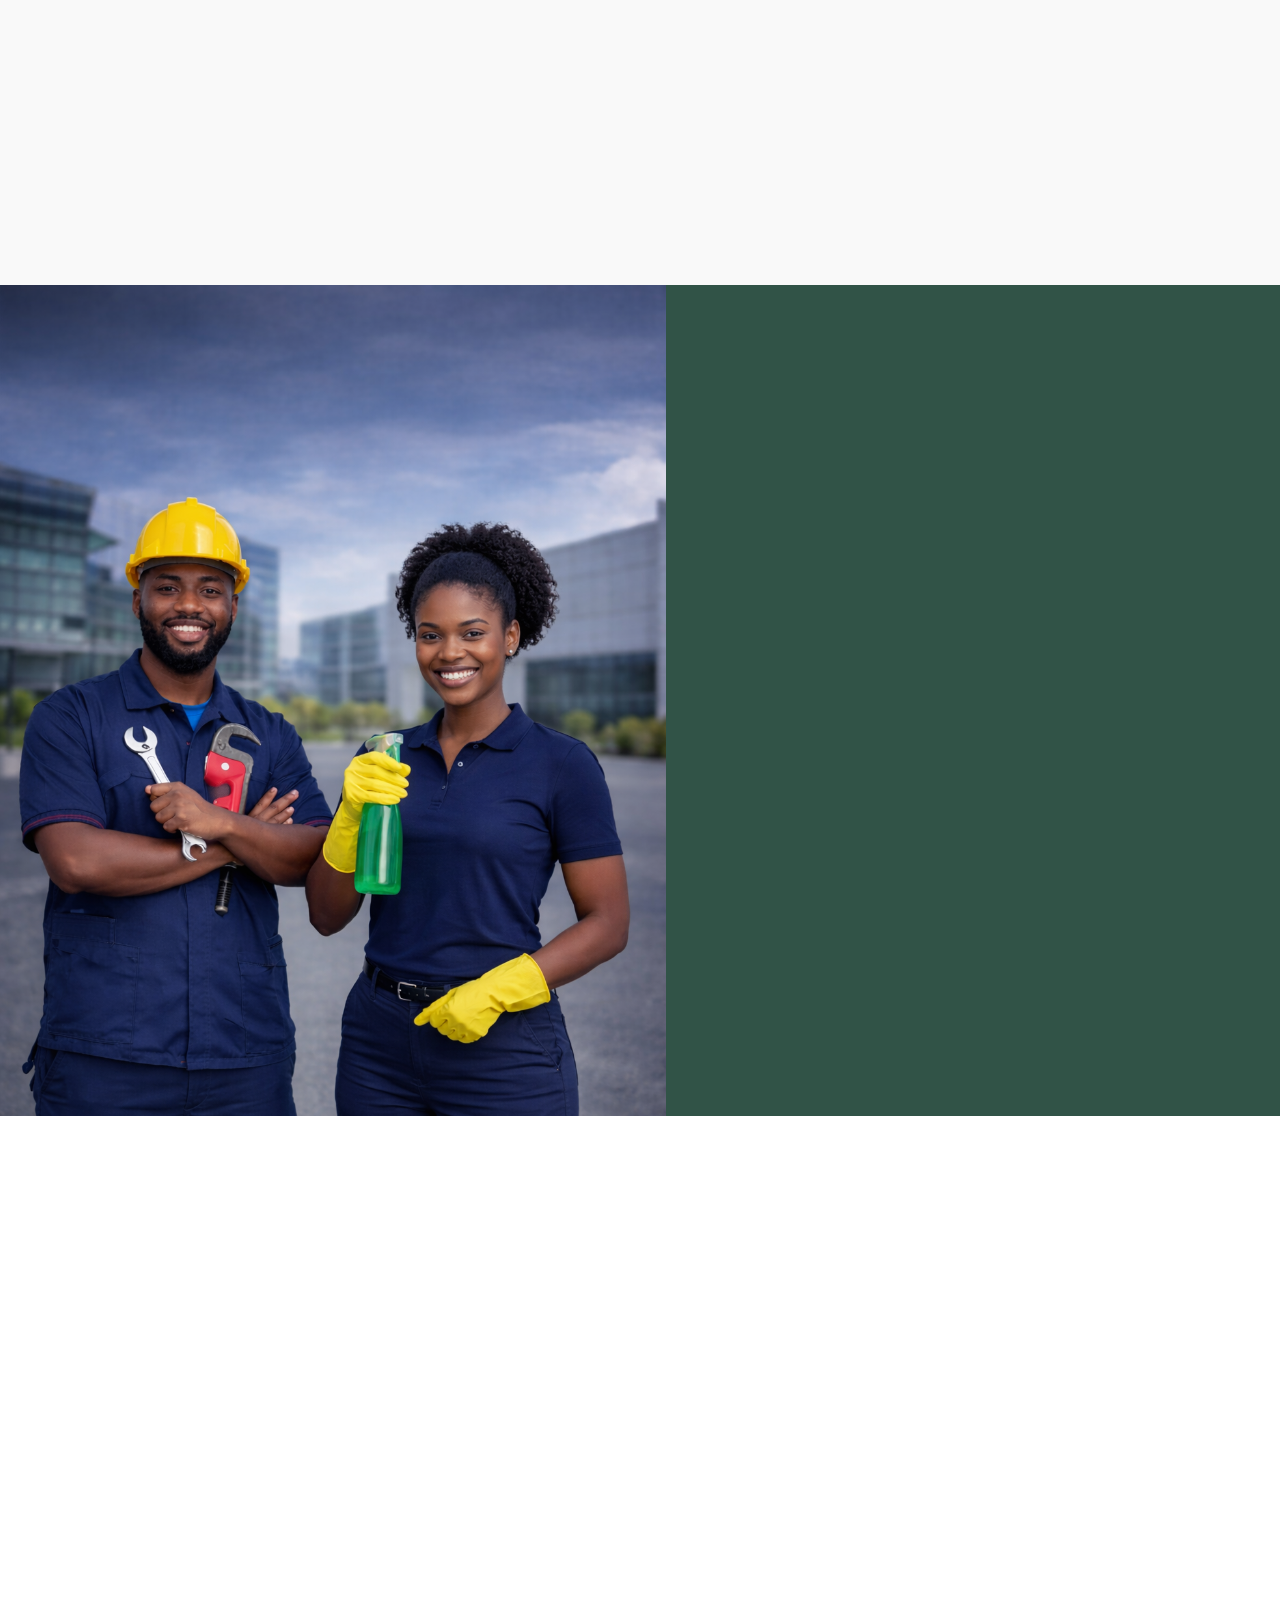
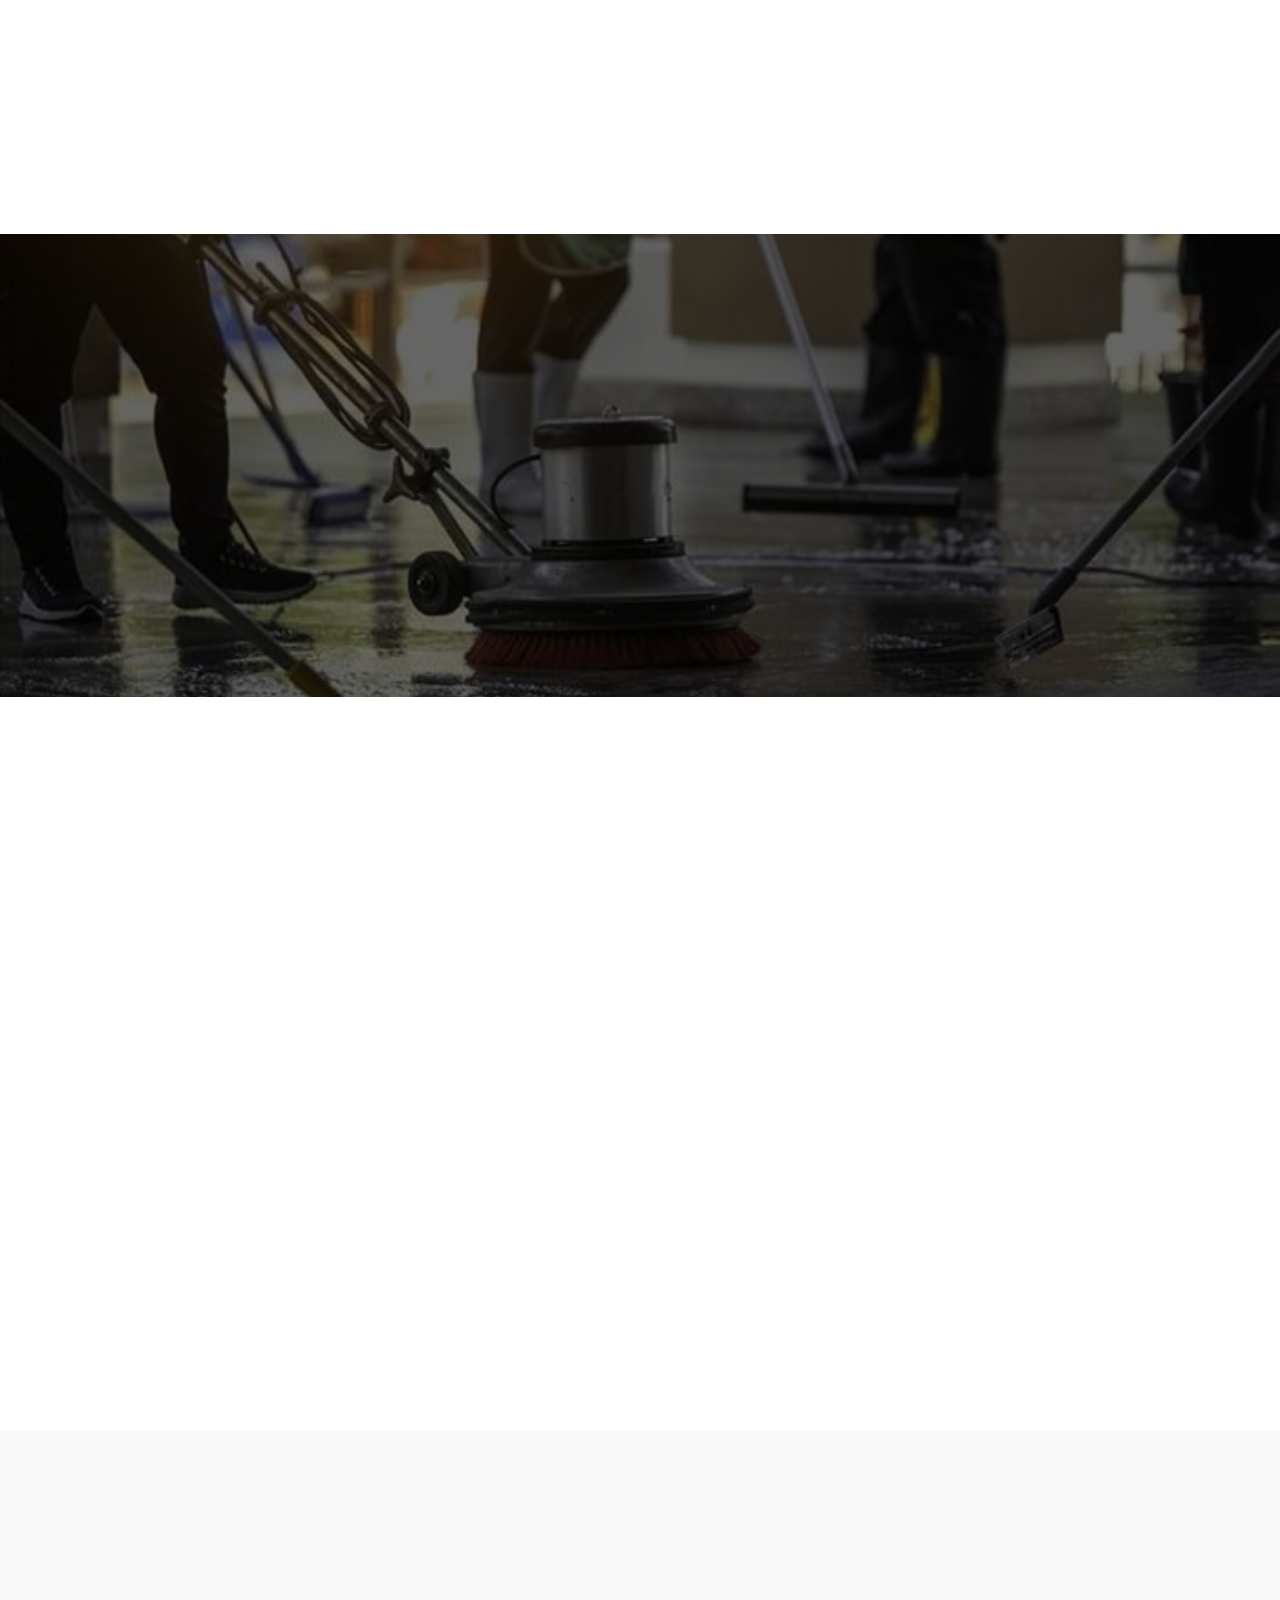
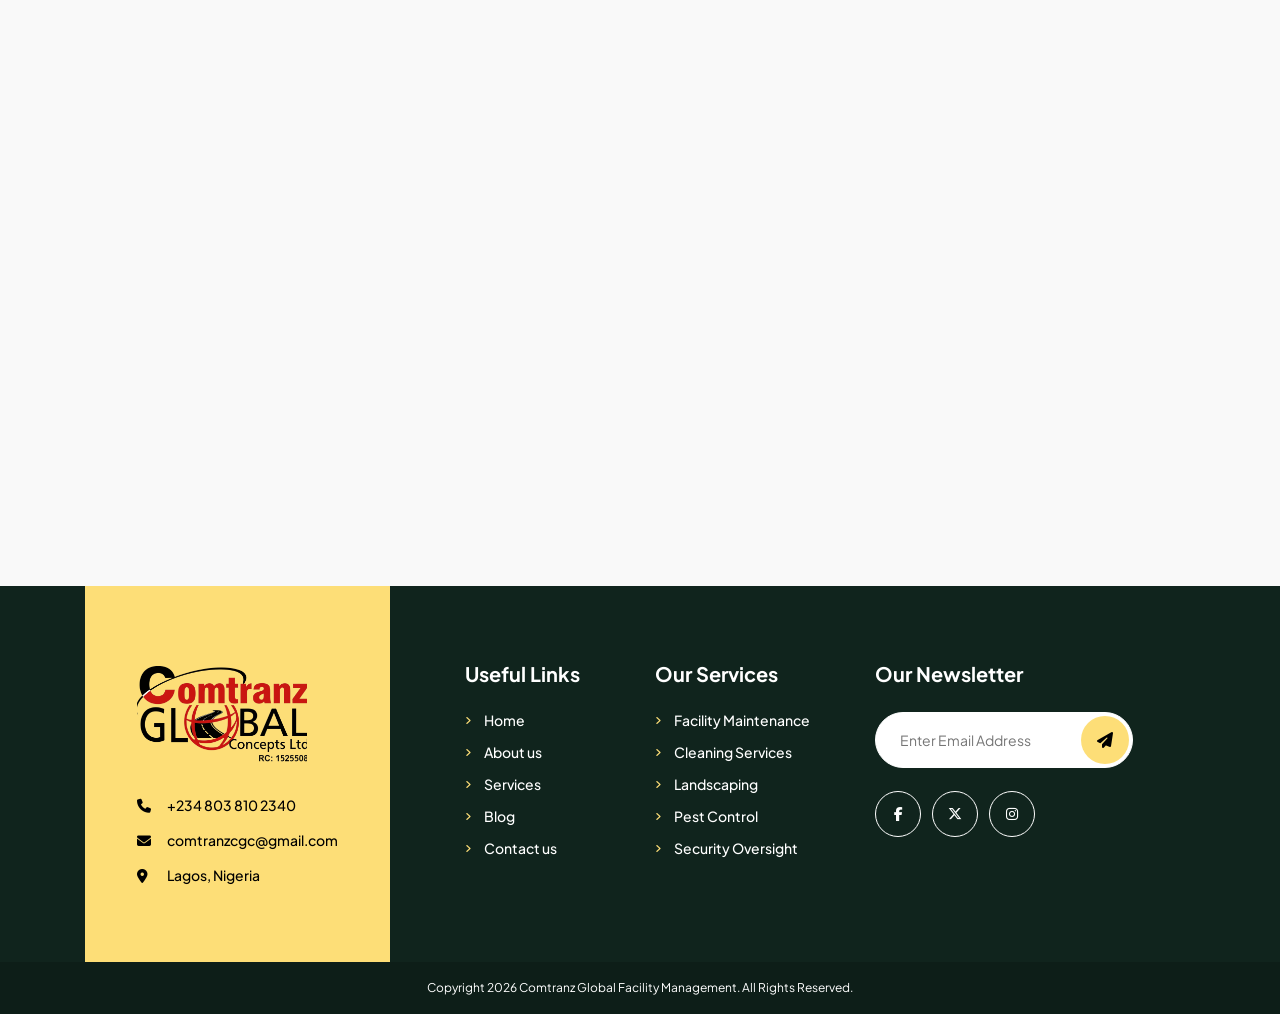
<file: service.html>
<!DOCTYPE html>
<html lang="zxx">

<head>
    <link rel='icon' type='image/png' href='./assets/images/logo.png'>
    <title>Services | Comtranz Global Facility Management</title>
    <!-- /SEO Ultimate -->
    <meta name="viewport" content="width=device-width, initial-scale=1, maximum-scale=1, user-scalable=0">
    <meta charset="utf-8">













    <link rel="manifest" href="./assets/images/favicon/manifest.json">
    <meta name="msapplication-TileColor" content="#ffffff">
    <meta name="msapplication-TileImage" content="/ms-icon-144x144.png">
    <meta name="theme-color" content="#ffffff">
    <!-- Latest compiled and minified CSS -->
    <link href="assets/bootstrap/bootstrap.min.css" rel="stylesheet">
    <link rel="stylesheet" href="./assets/js/bootstrap.min.js">
    <!-- Font Awesome link -->
    <link rel="stylesheet" href="https://cdnjs.cloudflare.com/ajax/libs/font-awesome/6.5.1/css/all.min.css">
    <!-- StyleSheet link CSS -->
    <link href="assets/css/style.css" rel="stylesheet" type="text/css">
    <link href="assets/css/responsive.css" rel="stylesheet" type="text/css">
    <link href="assets/css/owl.carousel.min.css" rel="stylesheet" type="text/css">
    <link href="assets/css/owl.theme.default.min.css" rel="stylesheet" type="text/css">
    <link href="assets/css/aos.css" rel="stylesheet">
    <link href="assets/css/magnific-popup.css" rel="stylesheet" type="text/css">
</head>
<body>
<!-- Back to top button -->
<a id="button"></a>
<div class="sub_banner position-relative">
    <header class="header">
        <div class="container">
            <nav class="navbar navbar-expand-lg navbar-light p-0">
                <a class="navbar-brand" href="index.html">
                    <figure class="logo mb-0"><img src="assets/images/logo.png" alt="image" class="img-fluid"></figure>
                </a>
                <button class="navbar-toggler collapsed" type="button" data-toggle="collapse" data-target="#navbarSupportedContent" aria-controls="navbarSupportedContent"
                    aria-expanded="false" aria-label="Toggle navigation">
                    <span class="navbar-toggler-icon"></span>
                    <span class="navbar-toggler-icon"></span>
                    <span class="navbar-toggler-icon"></span>
                </button>
                <div class="collapse navbar-collapse" id="navbarSupportedContent">
                    <ul class="navbar-nav ml-auto">
                        <li class="nav-item">
                            <a class="nav-link" href="index.html">Home</a>
                        </li>
                        <li class="nav-item">
                            <a class="nav-link" href="about.html">About Us</a>
                        </li>
                        <li class="nav-item active">
                            <a class="nav-link" href="service.html">Services</a>
                        </li>
                        <li class="nav-item">
                            <a class="nav-link" href="blog.html">Blog</a>
                        </li>
                        <li class="nav-item">
                            <a class="nav-link" href="contact.html">Contact Us</a>
                        </li>
                    </ul>
                </div>
                <div class="last_list">
                    <a class="nav-link log_in" href="contact.html">Request a Quote<i class="fa-solid fa-arrow-right"></i></a>
                    <div class="phone-number">
                        <figure class="header-phone mb-0">
                            <img src="assets/images/header-phone.png" alt="image" class="img-fluid">
                        </figure>
                        <a href="tel:+2348038102340" class="text-decoration-none">
                            <span class="number">+234 803 810 2340</span>
                        </a>
                    </div>
                </div>
            </nav>
        </div>
    </header>
    <!-- Sub banner -->
    <section class="sub_banner_con position-relative">
        <div class="container position-relative">
            <div class="row">
                <div class="col-xl-6 col-lg-8 col-12">
                    <div class="sub_banner_content" data-aos="fade-up">
                        <h1 class="text-white">Services</h1>
                        <p class="text-white text-size-18">Professional, integrated facility management solutions designed to optimize your property value and performance.</p>
                        <div class="box">
                            <a href="index.html" class="text-decoration-none">
                                <span class="mb-0">Home</span>
                            </a>
                            <i class="arrow fa-solid fa-arrow-right"></i>
                            <span class="mb-0 box_span">Services</span>
                        </div>
                    </div>
                </div>
            </div>
        </div>
    </section>
</div>
<!-- Service -->
<section class="service-con servicepage-con position-relative">
    <div class="container">
        <div class="row">
            <div class="col-lg-8 col-md-10 col-12 mx-auto">
                <div class="service_content text-center" data-aos="fade-up">
                    <h6>What We Provide</h6>
                    <h2>Comprehensive Facility Services You Can Trust</h2>
                    <p class="text-size-16">We deliver world-class facility management services tailored to residential, corporate, and institutional properties across Nigeria.
                    </p>
                </div>
            </div>
        </div>
        <div class="service_wrapper">
            <div class="row all_row" data-aos="fade-up">
                <div class="col-lg-4 col-md-6 col-sm-6 col-12 mx-auto all_column">
                    <div class="service-box">
                        <figure class="service-icon">
                            <img src="./assets/images/service-icon1.png" alt="image" class="img-fluid">
                        </figure>
                        <h3>Facility Maintenance</h3>
                        <p class="text-size-16">Professional electrical, plumbing, HVAC maintenance, and general building repairs for optimal performance.</p>
                        <a href="./contact.html" class="text-decoration-none read_more">Get Quote<i class="fa-solid fa-arrow-right"></i></a>
                    </div>
                </div>
                <div class="col-lg-4 col-md-6 col-sm-6 col-12 mx-auto all_column">
                    <div class="service-box">
                        <figure class="service-icon">
                            <img src="./assets/images/service-icon2.png" alt="image" class="img-fluid">
                        </figure>
                        <h3>Cleaning & Janitorial</h3>
                        <p class="text-size-16">Daily office cleaning, deep cleaning, window care, and professional janitorial support for all sectors.</p>
                        <a href="./contact.html" class="text-decoration-none read_more">Get Quote<i class="fa-solid fa-arrow-right"></i></a>
                    </div>
                </div>
                <div class="col-lg-4 col-md-6 col-sm-6 col-12 mx-auto all_column">
                    <div class="service-box">
                        <figure class="service-icon">
                            <img src="./assets/images/service-icon3.png" alt="image" class="img-fluid">
                        </figure>
                        <h3>Landscaping & External</h3>
                        <p class="text-size-16">Complete lawn care, garden maintenance, outdoor cleaning, and property beautification solutions.</p>
                        <a href="./contact.html" class="text-decoration-none read_more">Get Quote<i class="fa-solid fa-arrow-right"></i></a>
                    </div>
                </div>
                <div class="col-lg-4 col-md-6 col-sm-6 col-12 mx-auto all_column">
                    <div class="service-box">
                        <figure class="service-icon">
                            <img src="./assets/images/service-icon4.png" alt="image" class="img-fluid">
                        </figure>
                        <h3>Fumigation & Pest Control</h3>
                        <p class="text-size-16">Health-safe pest management, professional fumigation, and hygiene control for safe environments.</p>
                        <a href="./contact.html" class="text-decoration-none read_more">Get Quote<i class="fa-solid fa-arrow-right"></i></a>
                    </div>
                </div>
                <div class="col-lg-4 col-md-6 col-sm-6 col-12 mx-auto all_column">
                    <div class="service-box">
                        <figure class="service-icon">
                            <img src="./assets/images/service-icon5.png" alt="image" class="img-fluid">
                        </figure>
                        <h3>Waste Management</h3>
                        <p class="text-size-16">Efficient waste collection, segregation, and environmentally responsible disposal for sustainable facilities.</p>
                        <a href="./contact.html" class="text-decoration-none read_more">Get Quote<i class="fa-solid fa-arrow-right"></i></a>
                    </div>
                </div>
                <div class="col-lg-4 col-md-6 col-sm-6 col-12 mx-auto all_column">
                    <div class="service-box">
                        <figure class="service-icon">
                            <img src="./assets/images/service-icon6.png" alt="image" class="img-fluid">
                        </figure>
                        <h3>Integrated FM Support</h3>
                        <p class="text-size-16">Comprehensive oversight, security support, and administrative facility management coordination.</p>
                        <a href="./contact.html" class="text-decoration-none read_more">Get Quote<i class="fa-solid fa-arrow-right"></i></a>
                    </div>
                </div>
            </div>
        </div>
    </div>
</section>
<!-- About -->
<section class="serviceabout-con position-relative">
    <figure class="serviceabout-sideimage mb-0">
        <img src="assets/images/serviceabout-sideimage.png" alt="image" class="image-fluid">
    </figure>
    <div class="container">
        <div class="row">
            <div class="col-lg-5 col-md-12 col-sm-12 col-12">
                <div class="about_wrapper position-relative" data-aos="fade-up">
                    <figure class="about-image mb-0">
                        <img src="assets/images/project-image1.jpg" alt="Service Excellence" class="image-fluid">
                    </figure>
                </div>
            </div>
            <div class="col-lg-7 col-md-12 col-sm-12 col-12">
                <div class="about_content position-relative" data-aos="fade-up">
                    <div class="content">
                        <h6>About Us</h6>
                        <h2>Integrated Service Excellence for Better Buildings</h2>
                        <p class="text text-size-16">Comtranz Global Facility Management is committed to delivering world-class, integrated solutions that improve property value and safety. We simplify facility management through professional oversight and proactive maintenance.
                        </p>
                        <div class="propertise">
                            <ul class="list-unstyled mb-0 list1">
                                <li>
                                    <i class="fa fa-check" aria-hidden="true"></i>
                                    <p class="mb-0 text-size-16">Integrity & Reliability</p>
                                </li>
                                <li>
                                    <i class="fa fa-check" aria-hidden="true"></i>
                                    <p class="mb-0 text-size-16">Skilled Professionals</p>
                                </li>
                            </ul>
                            <ul class="list-unstyled mb-0 list2">
                                <li>
                                    <i class="fa fa-check" aria-hidden="true"></i>
                                    <p class="mb-0 text-size-16">Innovative Solutions</p>
                                </li>
                                <li>
                                    <i class="fa fa-check" aria-hidden="true"></i>
                                    <p class="mb-0 text-size-16">Customer Focus</p>
                                </li>
                            </ul>
                        </div>
                        <a href="./about.html" class="text-decoration-none primary_btn">Read More<i class="fa-solid fa-arrow-right"></i></a>
                    </div>
                </div>
            </div>
        </div>
    </div>
</section>
<!-- Work -->
<section class="work-con position-relative">
    <div class="container">
        <div class="row">
            <div class="col-lg-8 col-md-10 col-12 mx-auto">
                <div class="work_content text-center" data-aos="fade-up">
                    <h6>How it Works</h6>
                    <h2>A Consultative Approach to Management</h2>
                    <p class="text-size-16">Our process ensures that every property receives a tailored management plan that addresses its unique needs and challenges.
                    </p>
                </div>
            </div>
        </div>
        <div class="row all_row" data-aos="fade-up">
            <div class="col-lg-3 col-md-6 col-sm-6 col-12 mx-auto all_column">
                <div class="work-box box1">
                    <div class="image">
                        <figure class="work-icon">
                            <img src="assets/images/work-icon1.png" alt="image" class="img-fluid">
                        </figure>
                        <span>01</span>
                    </div>
                    <div class="content">
                        <h3>Consultation</h3>
                        <p class="mb-0 text-size-16">Understanding your unique property management goals..</p>
                    </div>
                </div>
            </div>
            <div class="col-lg-3 col-md-6 col-sm-6 col-12 mx-auto all_column">
                <div class="work-box box2">
                    <div class="image">
                        <figure class="work-icon">
                            <img src="assets/images/work-icon2.png" alt="image" class="img-fluid">
                        </figure>
                        <span>02</span>
                    </div>
                    <div class="content">
                        <h3>Site Assessment</h3>
                        <p class="mb-0 text-size-16">Comprehensive evaluation of your facility assets..</p>
                    </div>
                </div>
            </div>
            <div class="col-lg-3 col-md-6 col-sm-6 col-12 mx-auto all_column">
                <div class="work-box box3">
                    <div class="image">
                        <figure class="work-icon">
                            <img src="assets/images/work-icon3.png" alt="image" class="img-fluid">
                        </figure>
                        <span>03</span>
                    </div>
                    <div class="content">
                        <h3>Solution Design</h3>
                        <p class="mb-0 text-size-16">Developing a tailored, efficient management plan..</p>
                    </div>
                </div>
            </div>
            <div class="col-lg-3 col-md-6 col-sm-6 col-12 mx-auto all_column">
                <div class="work-box box4">
                    <div class="image">
                        <figure class="work-icon">
                            <img src="assets/images/work-icon4.png" alt="image" class="img-fluid">
                        </figure>
                        <span>04</span>
                    </div>
                    <div class="content">
                        <h3>Implementation</h3>
                        <p class="mb-0 text-size-16">Proactive maintenance and service delivery..</p>
                    </div>
                </div>
            </div>
        </div>
    </div>
</section>
<!-- Service Need -->
<section class="need-con serviceneed-con position-relative">
    <div class="container">
        <div class="row">
            <div class="col-lg-8 col-md-12 col-12 mx-auto">
                <div class="need_content text-center" data-aos="fade-up">
                    <h6>Need Help?</h6>
                    <h2 class="text-white">Professional Facility Management is Just a Call Away!</h2>
                    <div class="phone-number">
                        <img src="./assets/images/need-phoneimage.png" alt="image" class="img-fluid">
                        <a href="tel:+2348038102340" class="text-decoration-none">
                            <span class="number">+234 803 810 2340</span>
                        </a>
                    </div>
                </div>
            </div>
        </div>
    </div>
</section>
<!-- Testimonial -->
<section class="testimonial-con">
    <div class="container">
        <div class="row">
            <div class="col-lg-8 col-md-10 col-12 mx-auto">
                <div class="testimonial_content text-center" data-aos="fade-up">
                    <h6>Client Testimonials</h6>
                    <h2>What Our Clients Say About Comtranz</h2>
                </div>
            </div>
        </div>
        <div class="slider-box" data-aos="fade-up">
            <div id="big" class="owl-carousel owl-theme">
                <div class="item">
                    <div class="review-details-box">
                        <figure class="d-inline-block stars-img">
                            <img src="assets/images/stars-img.png" alt="stars-img">
                        </figure>
                        <p class="text-size-18">"Comtranz has completely transformed how we manage our residential estate. Their team is professional, responsive, and delivers consistent quality."
                        </p>
                        <div class="customer-status">
                            <h5>Chioma Adebayo</h5>
                            <span class="d-block">Estate Manager</span>
                        </div>
                    </div>
                </div>
                <div class="item">
                    <div class="review-details-box">
                        <figure class="d-inline-block stars-img">
                            <img src="assets/images/stars-img.png" alt="stars-img">
                        </figure>
                        <p class="text-size-18">"Working with Comtranz for our office maintenance has been exceptional. Their integrated approach means one point of contact for all our needs."
                        </p>
                        <div class="customer-status">
                            <h5>Olumide Okonkwo</h5>
                            <span class="d-block">Office Administrator</span>
                        </div>
                    </div>
                </div>
                <div class="item">
                    <div class="review-details-box">
                        <figure class="d-inline-block stars-img">
                            <img src="assets/images/stars-img.png" alt="stars-img">
                        </figure>
                        <p class="text-size-18">"Their preventive maintenance approach has saved us significant costs. The Comtranz team identifies issues before they become problems."
                        </p>
                        <div class="customer-status">
                            <h5>Fatima Ibrahim</h5>
                            <span class="d-block">Property Owner</span>
                        </div>
                    </div>
                </div>
                <div class="item">
                    <div class="review-details-box">
                        <figure class="d-inline-block stars-img">
                            <img src="assets/images/stars-img.png" alt="stars-img">
                        </figure>
                        <p class="text-size-18">"From cleaning to landscaping to electrical work, Comtranz handles everything professionally. They have exceeded our expectations."
                        </p>
                        <div class="customer-status">
                            <h5>Emmanuel Nwachukwu</h5>
                            <span class="d-block">Facility Director</span>
                        </div>
                    </div>
                </div>
                <div class="item">
                    <div class="review-details-box">
                        <figure class="d-inline-block stars-img">
                            <img src="assets/images/stars-img.png" alt="stars-img">
                        </figure>
                        <p class="text-size-18">"Comtranz Global is our trusted partner for all facility needs. Their customer focus and integrity make them stand out in the industry."
                        </p>
                        <div class="customer-status">
                            <h5>Amaka Eze</h5>
                            <span class="d-block">Business Owner</span>
                        </div>
                    </div>
                </div>
              </div>
              <div id="thumbs" class="owl-carousel owl-theme lower-images">
                <div class="item">
                    <figure>
                        <img src="assets/images/client-img1.jpg" alt="client-img">
                    </figure>    
                </div>
                <div class="item">
                    <figure>
                        <img src="assets/images/client-img2.jpg" alt="client-img">
                    </figure>    
                </div>
                <div class="item">
                    <figure>
                        <img src="assets/images/client-img3.jpg" alt="client-img">
                    </figure>    
                </div>
                <div class="item">
                    <figure>
                        <img src="assets/images/client-img4.jpg" alt="client-img">
                    </figure>    
                  </div>
                <div class="item">
                    <figure>
                        <img src="assets/images/client-img5.jpg" alt="client-img">
                    </figure>    
                </div>
              </div>
        </div>
    </div>
</section>
<!-- Faq -->
<section class="faq-con position-relative">
    <div class="container">
        <div class="row">
            <div class="col-lg-8 col-md-10 col-12 mx-auto">
                <div class="faq_content text-center" data-aos="fade-up">
                    <h6>Faq's</h6>
                    <h2>Frequently Asked Questions</h2>
                    <p class="text-size-16">Guis aute irure dolor in reprehenderit in voluptate velit esse dolore aeu fugiat nulla pariatur excepteur sint
                        occa non proiden cula rui officia.
                    </p>
                </div>
            </div>
        </div>
        <div class="faq" data-aos="fade-up">
            <div class="accordian-section-inner position-relative">
                <div class="accordian-inner">
                    <div id="faq_accordion1">
                        <div class="row">
                            <div class="col-lg-6 col-md-12 col-sm-12 col-12">
                                <div class="accordion-card">
                                    <div class="card-header" id="headingOne">
                                        <a href="#" class="btn btn-link collapsed" data-toggle="collapse" data-target="#collapseOne" aria-expanded="false" aria-controls="collapseOne">
                                            <h5>What is Integrated Facility Management (IFM)?</h5>
                                        </a>
                                    </div>
                                    <div id="collapseOne" class="collapse" aria-labelledby="headingOne" data-parent="#faq_accordion1">
                                        <div class="card-body">
                                            <p class="text-size-16 text-left mb-0">IFM is a method of consolidating all facility-related services under a single management team, improving efficiency and reducing costs.
                                            </p>
                                        </div>
                                    </div>
                                </div>
                                <div class="accordion-card">
                                    <div class="card-header" id="headingTwo">
                                        <a href="#" class="btn btn-link collapsed" data-toggle="collapse" data-target="#collapseTwo" aria-expanded="false" aria-controls="collapseTwo">
                                            <h5>How does Comtranz ensure service quality?</h5>
                                        </a>
                                    </div>
                                    <div id="collapseTwo" class="collapse" aria-labelledby="headingTwo" data-parent="#faq_accordion1">
                                        <div class="card-body">
                                            <p class="text-size-16 text-left mb-0">We employ skilled professionals and utilize proactive monitoring and regular site assessments to maintain high standards.
                                            </p>
                                        </div>
                                    </div>
                                </div>
                                <div class="accordion-card">
                                    <div class="card-header" id="headingThree">
                                        <a href="#" class="btn btn-link collapsed" data-toggle="collapse" data-target="#collapseThree" aria-expanded="false" aria-controls="collapseThree">
                                            <h5>Can I customize my facility management package?</h5>
                                        </a>
                                    </div>
                                    <div id="collapseThree" class="collapse" aria-labelledby="headingThree" data-parent="#faq_accordion1">
                                        <div class="card-body">
                                            <p class="text-size-16 text-left mb-0">Yes, all our services are customizable to meet the specific requirements and budget of your residential or corporate property.
                                            </p>
                                        </div>
                                    </div>
                                </div>
                                <div class="accordion-card">
                                    <div class="card-header" id="headingFour">
                                        <a href="#" class="btn btn-link collapsed" data-toggle="collapse" data-target="#collapseFour" aria-expanded="false" aria-controls="collapseFour">
                                            <h5>Do you offer emergency maintenance services?</h5>
                                        </a>
                                    </div>
                                    <div id="collapseFour" class="collapse" aria-labelledby="headingFour" data-parent="#faq_accordion1">
                                        <div class="card-body">
                                            <p class="text-size-16 text-left mb-0">We provide rapid response support for critical maintenance issues to ensure your facility remains safe and operational.
                                            </p>
                                        </div>
                                    </div>
                                </div>
                            </div>
                            <div class="col-lg-6 col-md-12 col-sm-12 col-12">
                                <div class="accordion-card">
                                    <div class="card-header" id="headingFive">
                                        <a href="#" class="btn btn-link collapsed" data-toggle="collapse" data-target="#collapseFive" aria-expanded="false" aria-controls="collapseFive">
                                            <h5>What sectors do you primarily serve?</h5>
                                        </a>
                                    </div>
                                    <div id="collapseFive" class="collapse" aria-labelledby="headingFive" data-parent="#faq_accordion1">
                                        <div class="card-body">
                                            <p class="text-size-16 text-left mb-0">We serve residential estates, corporate offices, schools, hospitals, and industrial facilities across Lagos and Nigeria.
                                            </p>
                                        </div>
                                    </div>
                                </div>
                                <div class="accordion-card">
                                    <div class="card-header" id="headingSix">
                                        <a href="#" class="btn btn-link collapsed" data-toggle="collapse" data-target="#collapseSix" aria-expanded="false" aria-controls="collapseSix">
                                            <h5>How do you handle waste management?</h5>
                                        </a>
                                    </div>
                                    <div id="collapseSix" class="collapse" aria-labelledby="headingSix" data-parent="#faq_accordion1">
                                        <div class="card-body">
                                            <p class="text-size-16 text-left mb-0">We implement systematic collection and environmentally responsible disposal practices tailored to each facility's output.
                                            </p>
                                        </div>
                                    </div>
                                </div>
                                <div class="accordion-card">
                                    <div class="card-header" id="headingSeven">
                                        <a href="#" class="btn btn-link collapsed" data-toggle="collapse" data-target="#collapseSeven" aria-expanded="false" aria-controls="collapseSeven">
                                            <h5>Are your fumigation services health-safe?</h5>
                                        </a>
                                    </div>
                                    <div id="collapseSeven" class="collapse" aria-labelledby="headingSeven" data-parent="#faq_accordion1">
                                        <div class="card-body">
                                            <p class="text-size-16 text-left mb-0">Yes, we use professional-grade, safe chemicals and follow strict safety protocols to protect building occupants.
                                            </p>
                                        </div>
                                    </div>
                                </div>
                                <div class="accordion-card">
                                    <div class="card-header" id="headingEight">
                                        <a href="#" class="btn btn-link collapsed" data-toggle="collapse" data-target="#collapseEight" aria-expanded="false" aria-controls="collapseEight">
                                            <h5>How often are site assessments performed?</h5>
                                        </a>
                                    </div>
                                    <div id="collapseEight" class="collapse" aria-labelledby="headingEight" data-parent="#faq_accordion1">
                                        <div class="card-body">
                                            <p class="text-size-16 text-left mb-0">Assessments are scheduled based on your management plan, typically ranging from monthly to quarterly reviews.
                                            </p>
                                        </div>
                                    </div>
                                </div>
                            </div>
                        </div>
                    </div>
                </div>
            </div>
        </div>
    </div>
</section>
<!-- Footer -->
<section class="footer-con position-relative">
    <div class="footer_lowerportion position-relative">
        <div class="container">
            <div class="middle_portion">
                <div class="row all_row">
                    <div class="col-xl-4 col-lg-4 col-md-12 col-sm-12 col-12 all_column">
                        <div class="logo-content">
                            <a href="index.html">
                                <figure class="footer-logo">
                                    <img class="img-fluid" src="assets/images/footer-logo.png" alt="image">
                                </figure>
                            </a>
                            <ul class="list-unstyled mb-0">
                                <li class="text">
                                    <i class="fa-solid fa-phone"></i>
                                    <a href="tel:+2348038102340" class="text-decoration-none">+234 803 810 2340</a>
                                </li>
                                <li class="clearfix mb-0"></li>
                                <li class="text">
                                    <i class="fa-solid fa-envelope"></i>
                                    <a href="mailto:comtranzcgc@gmail.com" class="text-decoration-none">comtranzcgc@gmail.com</a>
                                </li>
                                <li class="clearfix mb-0"></li>
                                <li class="text">
                                    <i class="fa-solid fa-location-dot"></i>
                                    <a href="#" 
                                        class="text-decoration-none address mb-0">Lagos, Nigeria
                                    </a>
                                </li>
                            </ul>
                        </div>
                    </div>
                    <div class="col-xl-2 col-lg-2 col-md-3 col-sm-6 col-6 all_column">
                        <div class="links">
                            <h4 class="heading">Useful Links</h4>
                            <ul class="list-unstyled mb-0">
                                <li><i class="fa-solid fa-angle-right"></i><a href="index.html">Home</a></li>
                                <li><i class="fa-solid fa-angle-right"></i><a href="about.html">About us</a></li>
                                <li><i class="fa-solid fa-angle-right"></i><a href="service.html">Services</a></li>
                                <li><i class="fa-solid fa-angle-right"></i><a href="blog.html">Blog</a></li>
                                <li><i class="fa-solid fa-angle-right"></i><a href="contact.html">Contact us</a></li>
                            </ul>
                        </div>
                    </div>
                    <div class="col-xl-2 col-lg-2 col-md-4 col-sm-6 col-6 all_column">
                        <div class="use-link links">
                            <h4 class="heading">Our Services</h4>
                            <ul class="list-unstyled mb-0">
                                <li><i class="fa-solid fa-angle-right"></i><a href="service.html">Facility Maintenance</a></li>
                                <li><i class="fa-solid fa-angle-right"></i><a href="service.html">Cleaning Services</a></li>
                                <li><i class="fa-solid fa-angle-right"></i><a href="service.html">Landscaping</a></li>
                                <li><i class="fa-solid fa-angle-right"></i><a href="service.html">Pest Control</a></li>
                                <li><i class="fa-solid fa-angle-right"></i><a href="service.html">Security Oversight</a></li>
                            </ul>
                        </div>
                    </div>
                    <div class="col-xl-4 col-lg-4 col-md-5 col-sm-12 col-12 all_column">
                        <div class="icon">
                            <h4 class="heading">Our Newsletter</h4>
                            <form action="#">
                                <div class="form-group position-relative mb-0">
                                    <input type="text" class="form_style" placeholder="Enter Email Address" name="email">
                                    <button><i class="send fa-sharp fa-solid fa-paper-plane"></i></button>
                                </div>
                            </form>
                            <ul class="list-unstyled mb-0 social-icons">
                                <li><a href="#" class="text-decoration-none"><i class="fa-brands fa-facebook-f social-networks"></i></a></li>
                                <li><a href="#" class="text-decoration-none"><i class="fa-brands fa-x-twitter social-networks"></i></a></li>
                                <li><a href="#" class="text-decoration-none"><i class="fa-brands fa-instagram social-networks"></i></a></li>
                            </ul>
                        </div>
                    </div>
                </div>
            </div>
        </div>
        <div class="copyright">
            <p class="mb-0">Copyright 2026 Comtranz Global Facility Management. All Rights Reserved.</p>
        </div>
    </div>
</section>
<!-- PRE LOADER -->
<div class="loader-mask">
    <div class="loader">
        <div></div>
        <div></div>
    </div>
</div>
<!-- Latest compiled JavaScript -->
<script src="assets/js/jquery-3.7.1.min.js"></script>
<script src="assets/js/popper.min.js"></script>
<script src="assets/js/bootstrap.min.js"></script>
<script src="assets/js/aos.js"></script>
<script src="assets/js/owl.carousel.js"></script>
<script src="assets/js/carousel.js"></script>
<script src="assets/js/animation.js"></script>
<script src="assets/js/back-to-top-button.js"></script>
<script src="assets/js/preloader.js"></script>
<script src="assets/js/counter.js"></script>
</body>
</html>
</file>
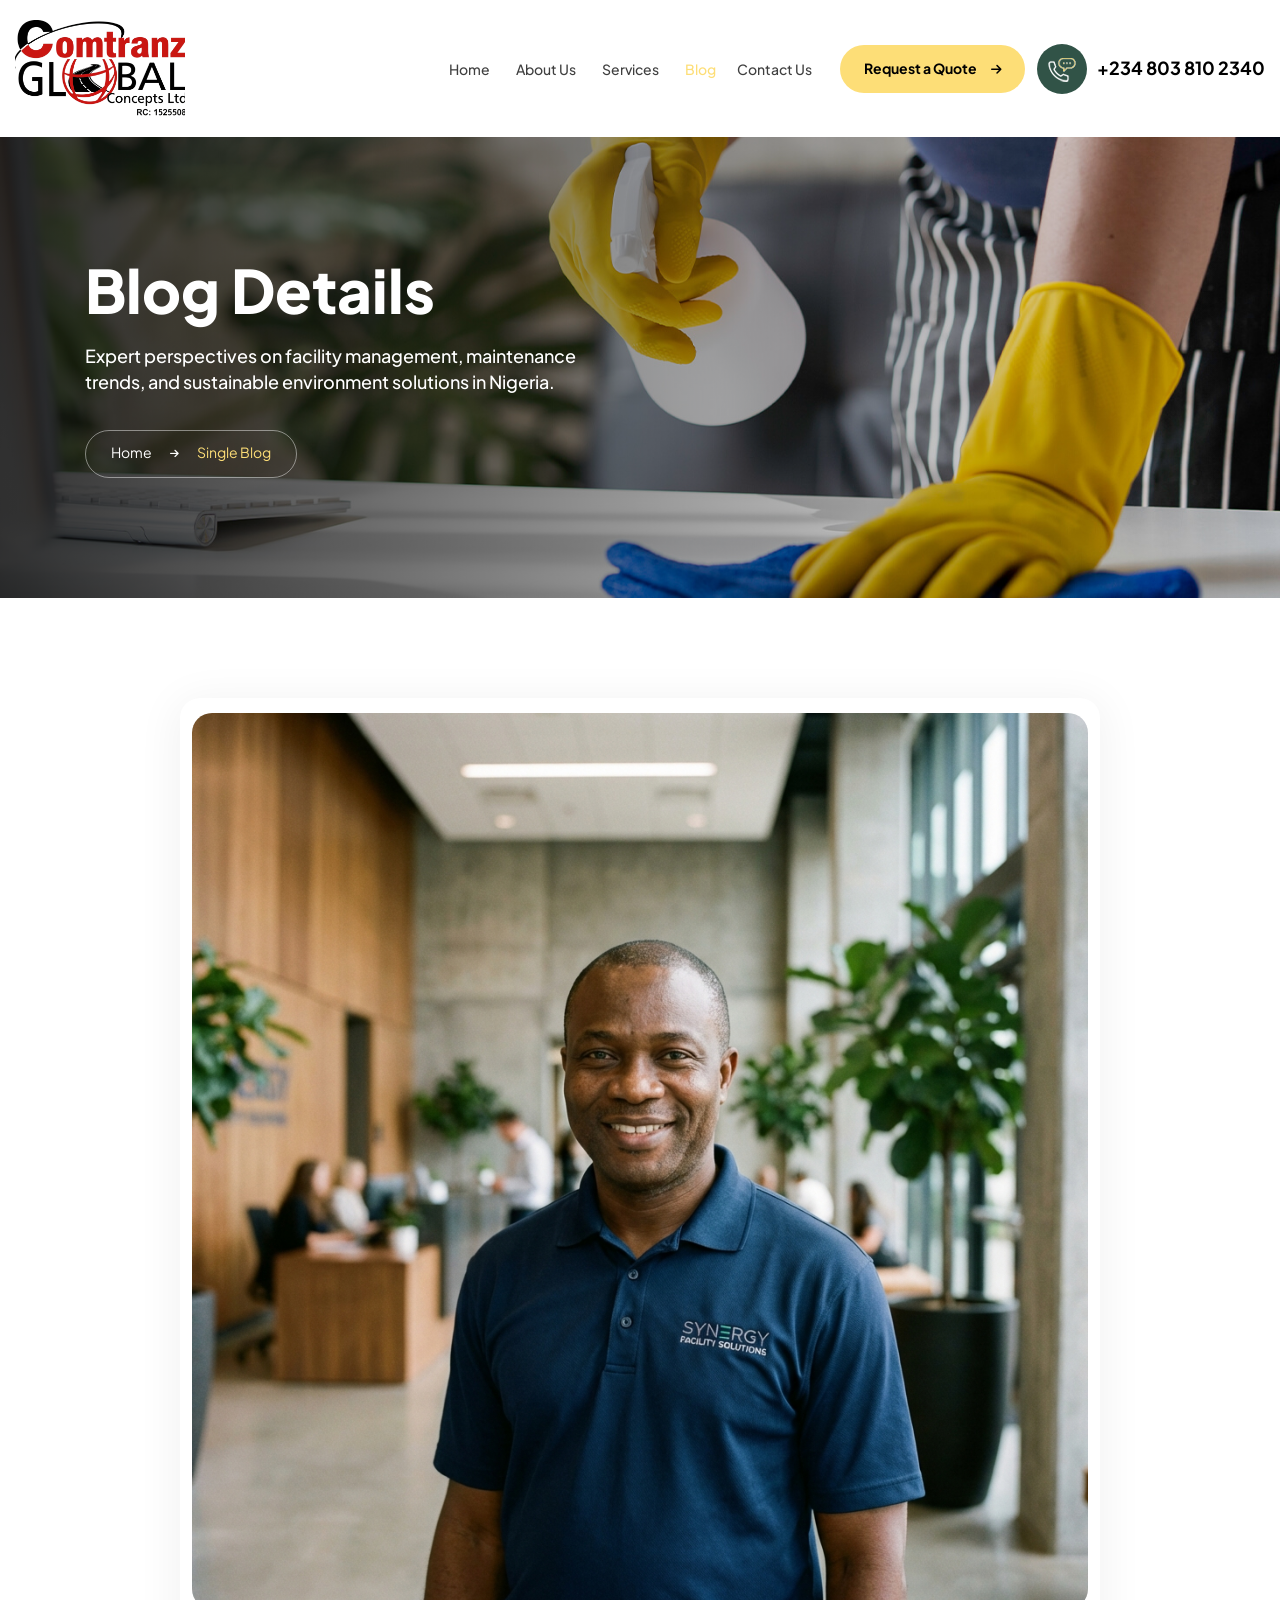
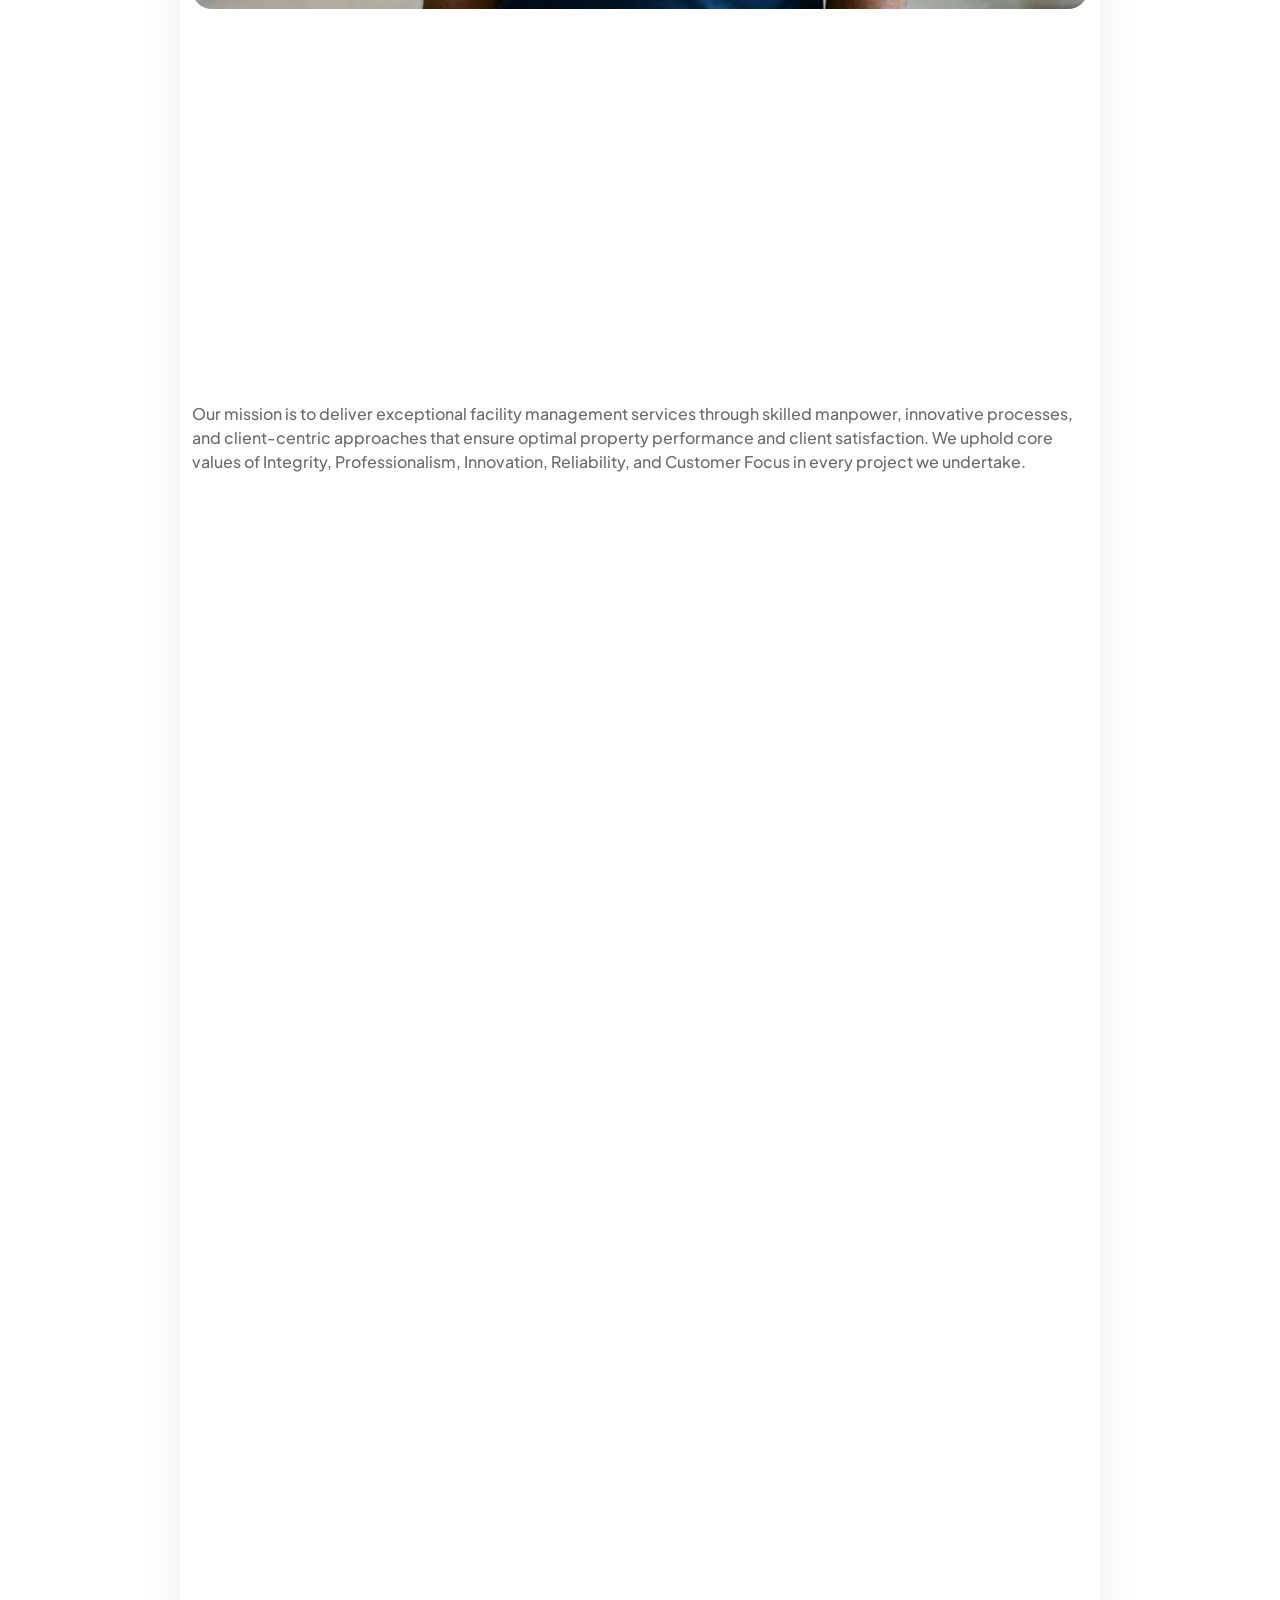
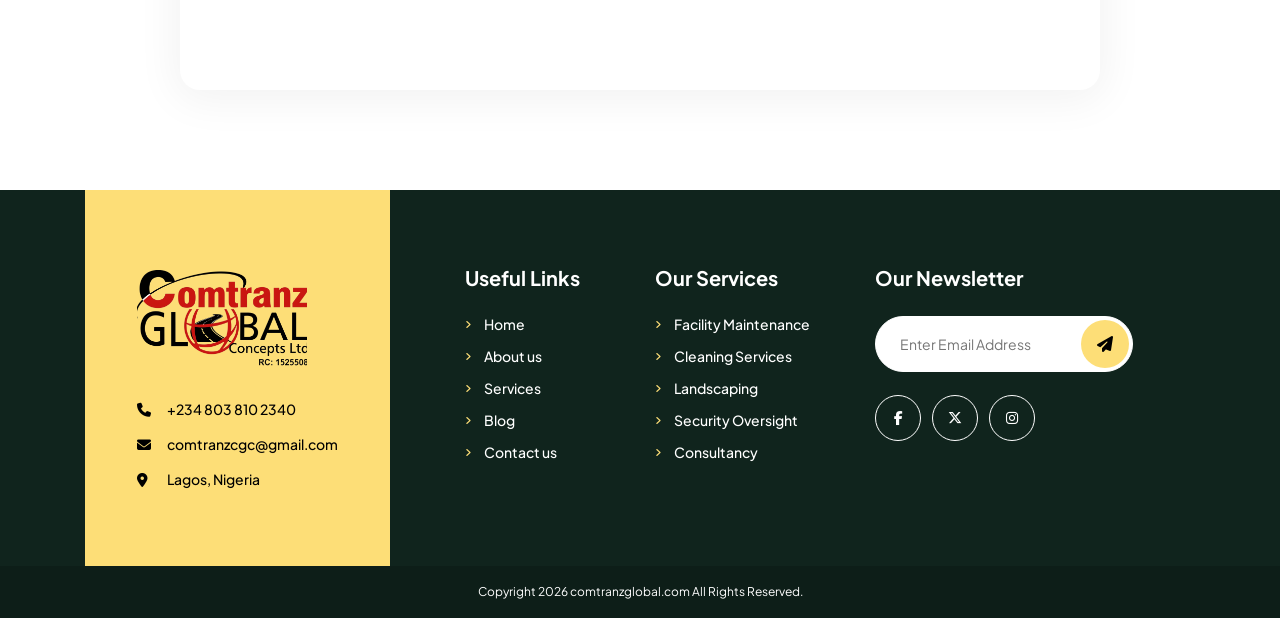
<file: single-blog.html>
<!DOCTYPE html>
<html lang="zxx">

<head>
    <link rel='icon' type='image/png' href='./assets/images/logo.png'>
    <title>Single Blog | Comtranz Global</title>
    <!-- /SEO Ultimate -->
    <meta name="viewport" content="width=device-width, initial-scale=1, maximum-scale=1, user-scalable=0">
    <meta charset="utf-8">













    <link rel="manifest" href="./assets/images/favicon/manifest.json">
    <meta name="msapplication-TileColor" content="#ffffff">
    <meta name="msapplication-TileImage" content="/ms-icon-144x144.png">
    <meta name="theme-color" content="#ffffff">
    <!-- Latest compiled and minified CSS -->
    <link href="assets/bootstrap/bootstrap.min.css" rel="stylesheet">
    <link rel="stylesheet" href="./assets/js/bootstrap.min.js">
    <!-- Font Awesome link -->
    <link rel="stylesheet" href="https://cdnjs.cloudflare.com/ajax/libs/font-awesome/6.5.1/css/all.min.css">
    <!-- StyleSheet link CSS -->
    <link href="assets/css/style.css" rel="stylesheet" type="text/css">
    <link href="assets/css/responsive.css" rel="stylesheet" type="text/css">
    <link href="assets/css/blog.css" rel="stylesheet" type="text/css">
    <link href="assets/css/owl.carousel.min.css" rel="stylesheet" type="text/css">
    <link href="assets/css/owl.theme.default.min.css" rel="stylesheet" type="text/css">
    <link href="assets/css/aos.css" rel="stylesheet">
    <link href="assets/css/magnific-popup.css" rel="stylesheet" type="text/css">
</head>
<body>
<!-- Back to top button -->
<a id="button"></a>
<div class="sub_banner position-relative">
    <header class="header">
        <div class="container">
            <nav class="navbar navbar-expand-lg navbar-light p-0">
                <a class="navbar-brand" href="index.html">
                    <figure class="logo mb-0"><img src="assets/images/logo.png" alt="image" class="img-fluid"></figure>
                </a>
                <button class="navbar-toggler collapsed" type="button" data-toggle="collapse" data-target="#navbarSupportedContent" aria-controls="navbarSupportedContent"
                    aria-expanded="false" aria-label="Toggle navigation">
                    <span class="navbar-toggler-icon"></span>
                    <span class="navbar-toggler-icon"></span>
                    <span class="navbar-toggler-icon"></span>
                </button>
                <div class="collapse navbar-collapse" id="navbarSupportedContent">
                    <ul class="navbar-nav ml-auto">
                        <li class="nav-item">
                            <a class="nav-link" href="index.html">Home</a>
                        </li>
                        <li class="nav-item">
                            <a class="nav-link" href="about.html">About Us</a>
                        </li>
                        <li class="nav-item">
                            <a class="nav-link" href="service.html">Services</a>
                        </li>
                        <li class="nav-item active">
                            <a class="nav-link" href="blog.html">Blog</a>
                        </li>
                        <li class="nav-item">
                            <a class="nav-link" href="contact.html">Contact Us</a>
                        </li>
                    </ul>
                </div>
                <div class="last_list">
                    <a class="nav-link log_in" href="contact.html">Request a Quote<i class="fa-solid fa-arrow-right"></i></a>
                    <div class="phone-number">
                        <figure class="header-phone mb-0">
                            <img src="assets/images/header-phone.png" alt="image" class="img-fluid">
                        </figure>
                        <a href="tel:+2348038102340" class="text-decoration-none">
                            <span class="number">+234 803 810 2340</span>
                        </a>
                    </div>
                </div>
            </nav>
        </div>
    </header>
    <!-- Sub banner -->
    <section class="sub_banner_con position-relative">
        <div class="container position-relative">
            <div class="row">
                <div class="col-xl-6 col-lg-8 col-12">
                    <div class="sub_banner_content" data-aos="fade-up">
                        <h1 class="text-white">Blog Details</h1>
                        <p class="text-white text-size-18">Expert perspectives on facility management, maintenance trends, and sustainable environment solutions in Nigeria.</p>
                        <div class="box">
                            <a href="index.html" class="text-decoration-none">
                                <span class="mb-0">Home</span>
                            </a>
                            <i class="arrow fa-solid fa-arrow-right"></i>
                            <span class="mb-0 box_span">Single Blog</span>
                        </div>
                    </div>
                </div>
            </div>
        </div>
    </section>
</div>
    <!-- Single Blog -->
    <section class="singleblog-section blogpage-section">
        <div class="container">
            <div class="row">
                <div class="col-lg-10 offset-lg-1 col-md-12 col-sm-12 col-12">
                    <div class="main-box">
                        <figure class="image1 mb-3" data-aos="fade-up" data-aos-duration="700">
                            <img src="./assets/images/rep_team_1.png" alt="FM Standards" class="img-fluid" loading="lazy">
                        </figure>
                        <div class="content1" data-aos="fade-up" data-aos-duration="700">
                            <h4>Raising Facility Management Standards in Nigeria</h4>
                            <div class="span-fa-outer-con">
                            <i class="fa-solid fa-user"></i>
                            <span class="text-size-14 text-mr">By : Admin</span>
                            <i class="mb-0 calendar fa-solid fa-calendar-days"></i>
                            <span class="mb-0 text-size-14">Jan 28, 2026</span>
                            </div>
                            <p class="text-size-16">Comtranz Global Facility Management is a Nigerian-based facility services company dedicated to providing world-class, integrated facility management solutions. We are driven by a vision to raise industry standards and improve the value, safety, and efficiency of buildings through proactive, affordable, and professional support.</p>
                        </div>
                        <div class="content2" data-aos="fade-up" data-aos-duration="700">
                            <figure class="singleblog-quoteimage">
                                <img src="assets/images/singleblog-quoteimage.png" alt="image" class="img-fluid"
                                    loading="lazy">
                            </figure>
                            <p class="mb-0 text-white text-size-18">“To be Nigeria’s most trusted and innovative provider of integrated facility management solutions, enabling sustainable and efficient environments.”</p>
                        </div>
                        <p class="text text-size-16">Our mission is to deliver exceptional facility management services through skilled manpower, innovative processes, and client-centric approaches that ensure optimal property performance and client satisfaction. We uphold core values of Integrity, Professionalism, Innovation, Reliability, and Customer Focus in every project we undertake.
                        </p>
                        <div class="content3" data-aos="fade-up" data-aos-duration="700">
                            <figure class="image1 mb-3" data-aos="fade-up">
                                <img src="assets/images/rep_team_6.png" alt="Professional Services" class="img-fluid" loading="lazy">
                            </figure>
                            <p class="text text-size-16">From residential estates to corporate office buildings, we provide comprehensive services including facility maintenance, deep cleaning, landscaping, and security oversight. Our commitment to a preventive maintenance culture ensures that your assets are protected and operating at peak efficiency at all times.
                            </p>
                        </div>
                        <div class="content4" data-aos="fade-up" data-aos-duration="700">
                            <div class="row">
                                <div class="col-lg-6 col-md-6 col-sm-6 col-12">
                                    <div class="tag">
                                        <h4>Releted Tags</h4>
                                        <ul class="mb-0 list-unstyled ">
                                            <li><a class="button text-decoration-none" href="about.html">Assistant</a>
                                            </li>
                                            <li><a class="button button2 text-decoration-none"
                                                    href="about.html">Advice</a></li>
                                            <li><a class="button button3 text-decoration-none"
                                                    href="about.html">Virtual</a></li>
                                        </ul>
                                    </div>
                                </div>
                                <div class="col-lg-6 col-md-6 col-sm-6 col-12">
                                    <div class="icon">
                                        <h4>Social Share</h4>
                                        <div class="social-icons position-absolute">
                                            <ul class="mb-0 list-unstyled ">
                                                <li><a href="#login"
                                                        class="text-decoration-none"><i
                                                            class="fa-brands fa-linkedin-in social-networks"></i></a>
                                                </li>
                                                <li><a href="#"
                                                        class="text-decoration-none"><i
                                                            class="fa-brands fa-instagram social-networks"></i></a></li>
                                                <li><a href="#login/"
                                                        class="text-decoration-none"><i
                                                            class="fa-brands fa-facebook-f social-networks"></i></a>
                                                </li>
                                                <li><a href="#i/flow/login"
                                                        class="text-decoration-none"><i
                                                            class="fa-brands fa-x-twitter social-networks"></i></a></li>
                                            </ul>
                                        </div>
                                    </div>
                                </div>
                            </div>
                        </div>
                    </div>
                </div>
                </div>
            </div>
        </div>
    </section>
    <!-- Footer -->
    <section class="footer-con position-relative">
        <div class="footer_lowerportion position-relative">
            <div class="container">
                <div class="middle_portion">
                    <div class="row all_row">
                        <div class="col-xl-4 col-lg-4 col-md-12 col-sm-12 col-12 all_column">
                            <div class="logo-content">
                                <a href="index.html">
                                    <figure class="footer-logo">
                                        <img class="img-fluid" src="assets/images/footer-logo.png" alt="image">
                                    </figure>
                                </a>
                                <ul class="list-unstyled mb-0">
                                    <li class="text">
                                        <i class="fa-solid fa-phone"></i>
                                        <a href="tel:+2348038102340" class="text-decoration-none">+234 803 810 2340</a>
                                    </li>
                                    <li class="clearfix mb-0"></li>
                                    <li class="text">
                                        <i class="fa-solid fa-envelope"></i>
                                        <a href="mailto:comtranzcgc@gmail.com" class="text-decoration-none">comtranzcgc@gmail.com</a>
                                    </li>
                                    <li class="clearfix mb-0"></li>
                                    <li class="text">
                                        <i class="fa-solid fa-location-dot"></i>
                                        <a href="#" class="text-decoration-none address mb-0">Lagos, Nigeria</a>
                                    </li>
                                </ul>
                            </div>
                        </div>
                        <div class="col-xl-2 col-lg-2 col-md-3 col-sm-6 col-6 all_column">
                            <div class="links">
                                <h4 class="heading">Useful Links</h4>
                                <ul class="list-unstyled mb-0">
                                    <li><i class="fa-solid fa-angle-right"></i><a href="index.html">Home</a></li>
                                    <li><i class="fa-solid fa-angle-right"></i><a href="about.html">About us</a></li>
                                    <li><i class="fa-solid fa-angle-right"></i><a href="service.html">Services</a></li>
                                    <li><i class="fa-solid fa-angle-right"></i><a href="blog.html">Blog</a></li>
                                    <li><i class="fa-solid fa-angle-right"></i><a href="contact.html">Contact us</a></li>
                                </ul>
                            </div>
                        </div>
                        <div class="col-xl-2 col-lg-2 col-md-4 col-sm-6 col-6 all_column">
                            <div class="use-link links">
                                <h4 class="heading">Our Services</h4>
                                <ul class="list-unstyled mb-0">
                                    <li><i class="fa-solid fa-angle-right"></i><a href="service.html">Facility Maintenance</a></li>
                                    <li><i class="fa-solid fa-angle-right"></i><a href="service.html">Cleaning Services</a></li>
                                    <li><i class="fa-solid fa-angle-right"></i><a href="service.html">Landscaping</a></li>
                                    <li><i class="fa-solid fa-angle-right"></i><a href="service.html">Security Oversight</a></li>
                                    <li><i class="fa-solid fa-angle-right"></i><a href="service.html">Consultancy</a></li>
                                </ul>
                            </div>
                        </div>
                        <div class="col-xl-4 col-lg-4 col-md-5 col-sm-12 col-12 all_column">
                            <div class="icon">
                                <h4 class="heading">Our Newsletter</h4>
                                <form action="#">
                                    <div class="form-group position-relative mb-0">
                                        <input type="text" class="form_style" placeholder="Enter Email Address" name="email">
                                        <button><i class="send fa-sharp fa-solid fa-paper-plane"></i></button>
                                    </div>
                                </form>
                                <ul class="list-unstyled mb-0 social-icons">
                                    <li><a href="#" class="text-decoration-none"><i class="fa-brands fa-facebook-f social-networks"></i></a></li>
                                    <li><a href="#" class="text-decoration-none"><i class="fa-brands fa-x-twitter social-networks"></i></a></li>
                                    <li><a href="#" class="text-decoration-none"><i class="fa-brands fa-instagram social-networks"></i></a></li>
                                </ul>
                            </div>
                        </div>
                    </div>
                </div>
            </div>
            <div class="copyright">
                <p class="mb-0">Copyright 2026 comtranzglobal.com All Rights Reserved.</p>
            </div>
        </div>
    </section>
    <!-- PRE LOADER -->
    <div class="loader-mask">
        <div class="loader">
            <div></div>
            <div></div>
        </div>
    </div>
    <!-- Latest compiled JavaScript -->
    <script src="assets/js/jquery-3.7.1.min.js"></script>
    <script src="assets/js/popper.min.js"></script>
    <script src="assets/js/bootstrap.min.js"></script>
    <script src="assets/js/aos.js"></script>
    <script src="assets/js/owl.carousel.js"></script>
    <script src="assets/js/carousel.js"></script>
    <script src="assets/js/animation.js"></script>
    <script src="assets/js/back-to-top-button.js"></script>
    <script src="assets/js/preloader.js"></script>
    <script src="assets/js/counter.js"></script>
    </body>
    </html>
</file>
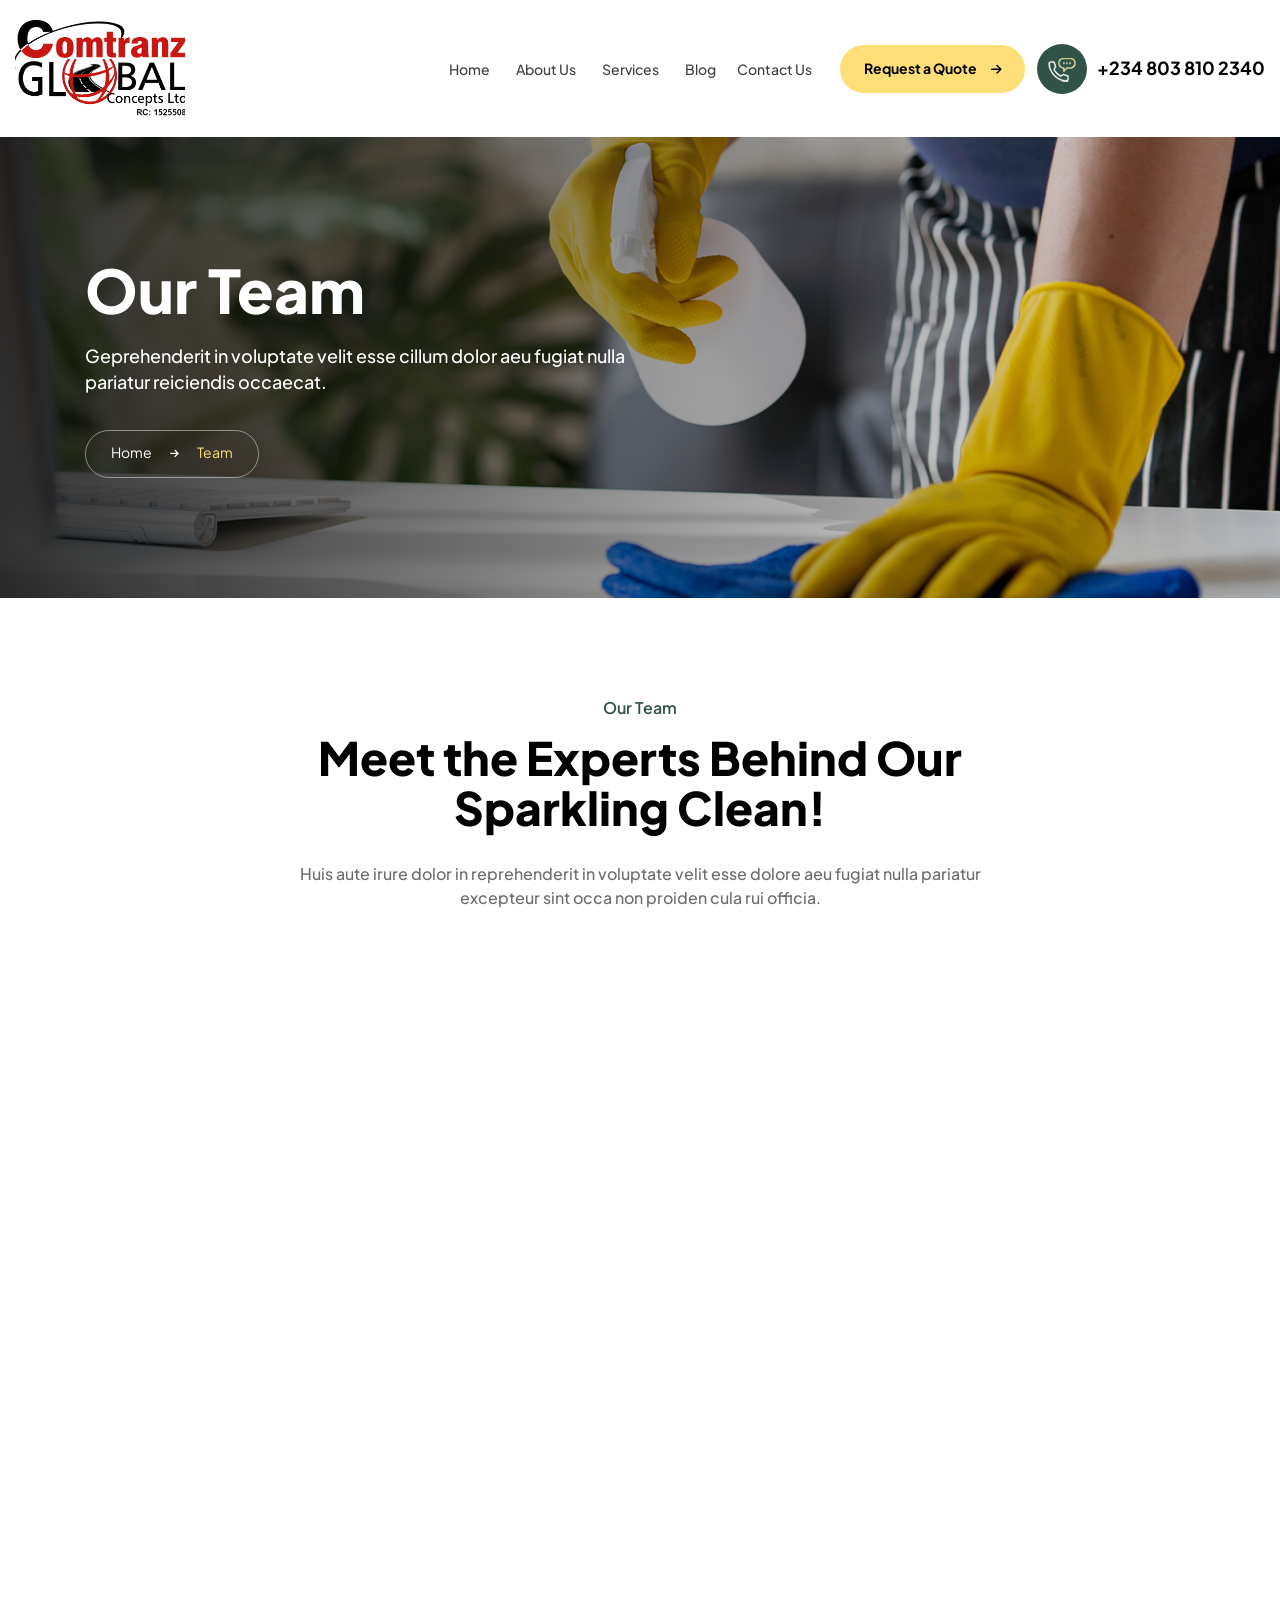
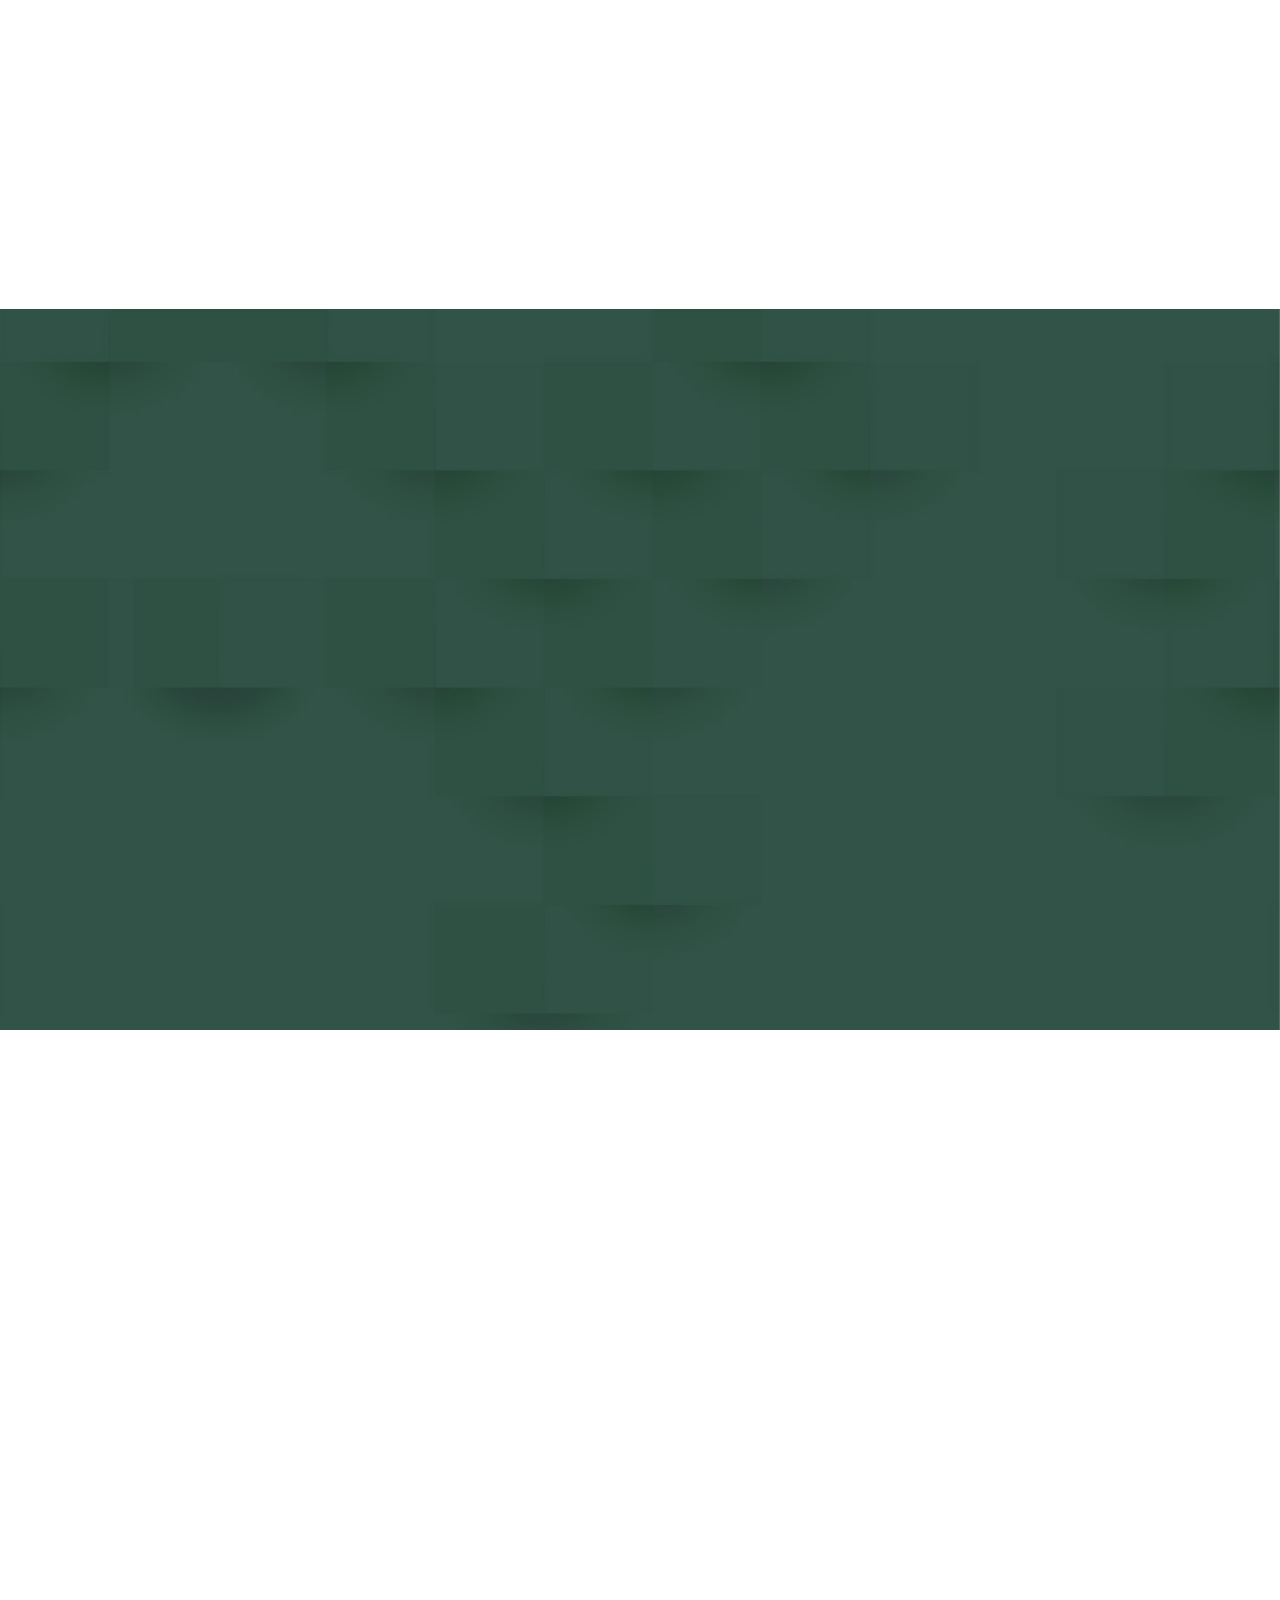
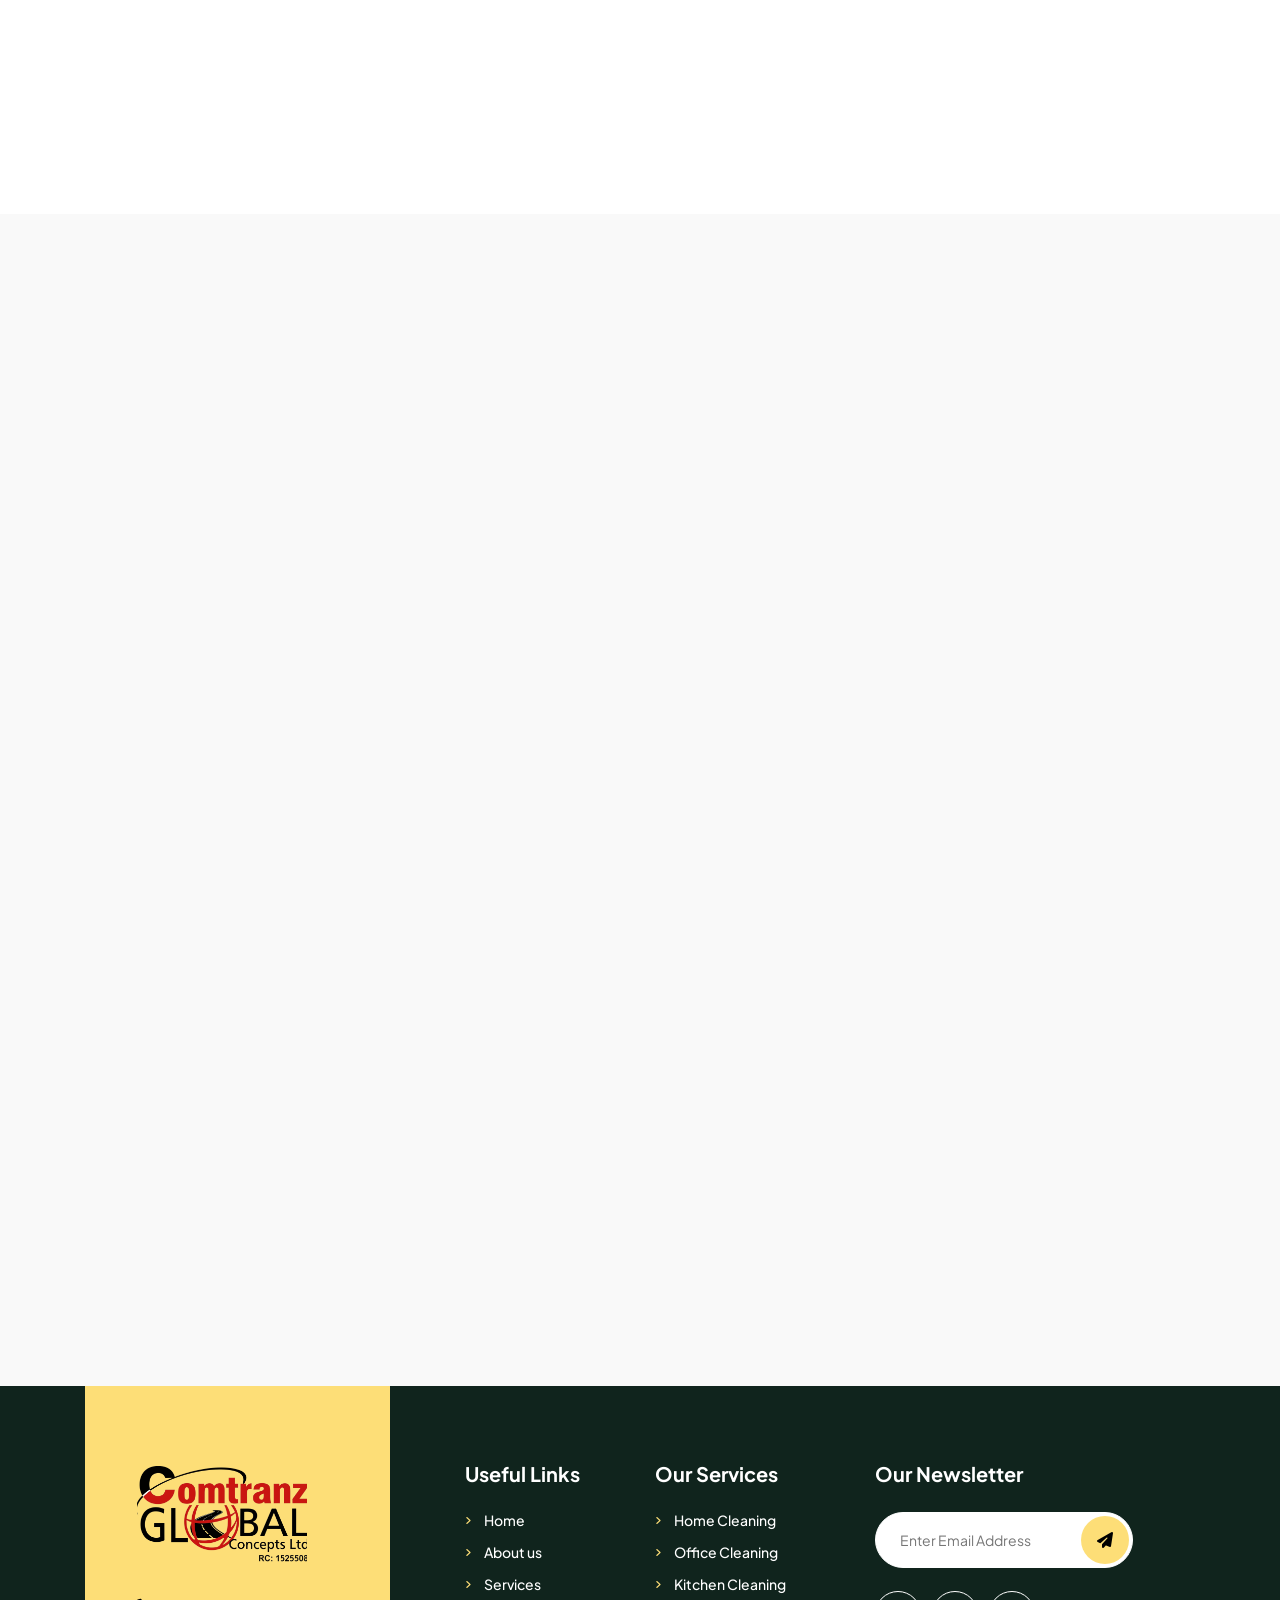
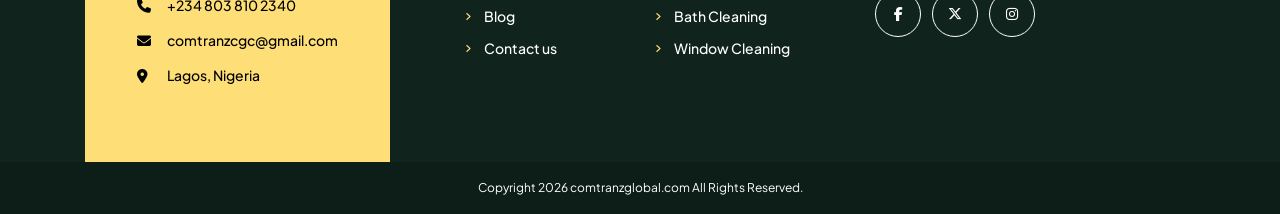
<file: team.html>
<!DOCTYPE html>
<html lang="zxx">

<head>
    <link rel='icon' type='image/png' href='./assets/images/logo.png'>
    <title>Team | Comtranz Global</title>
    <!-- /SEO Ultimate -->
    <meta name="viewport" content="width=device-width, initial-scale=1, maximum-scale=1, user-scalable=0">
    <meta charset="utf-8">













    <link rel="manifest" href="./assets/images/favicon/manifest.json">
    <meta name="msapplication-TileColor" content="#ffffff">
    <meta name="msapplication-TileImage" content="/ms-icon-144x144.png">
    <meta name="theme-color" content="#ffffff">
    <!-- Latest compiled and minified CSS -->
    <link href="assets/bootstrap/bootstrap.min.css" rel="stylesheet">
    <link rel="stylesheet" href="./assets/js/bootstrap.min.js">
    <!-- Font Awesome link -->
    <link rel="stylesheet" href="https://cdnjs.cloudflare.com/ajax/libs/font-awesome/6.5.1/css/all.min.css">
    <!-- StyleSheet link CSS -->
    <link href="assets/css/style.css" rel="stylesheet" type="text/css">
    <link href="assets/css/responsive.css" rel="stylesheet" type="text/css">
    <link href="assets/css/owl.carousel.min.css" rel="stylesheet" type="text/css">
    <link href="assets/css/owl.theme.default.min.css" rel="stylesheet" type="text/css">
    <link href="assets/css/aos.css" rel="stylesheet">
    <link href="assets/css/magnific-popup.css" rel="stylesheet" type="text/css">
</head>
<body>
<!-- Back to top button -->
<a id="button"></a>
<div class="sub_banner position-relative">
    <header class="header">
        <div class="container">
            <nav class="navbar navbar-expand-lg navbar-light p-0">
                <a class="navbar-brand" href="index.html">
                    <figure class="logo mb-0"><img src="assets/images/logo.png" alt="image" class="img-fluid"></figure>
                </a>
                <button class="navbar-toggler collapsed" type="button" data-toggle="collapse" data-target="#navbarSupportedContent" aria-controls="navbarSupportedContent"
                    aria-expanded="false" aria-label="Toggle navigation">
                    <span class="navbar-toggler-icon"></span>
                    <span class="navbar-toggler-icon"></span>
                    <span class="navbar-toggler-icon"></span>
                </button>
                <div class="collapse navbar-collapse" id="navbarSupportedContent">
                    <ul class="navbar-nav ml-auto">
                        <li class="nav-item">
                            <a class="nav-link" href="index.html">Home</a>
                        </li>
                        <li class="nav-item">
                            <a class="nav-link" href="about.html">About Us</a>
                        </li>
                        <li class="nav-item">
                            <a class="nav-link" href="service.html">Services</a>
                        </li>
                        <li class="nav-item">
                            <a class="nav-link" href="blog.html">Blog</a>
                        </li>
                        <li class="nav-item">
                            <a class="nav-link" href="contact.html">Contact Us</a>
                        </li>
                    </ul>
                </div>
                <div class="last_list">
                    <a class="nav-link log_in" href="contact.html">Request a Quote<i class="fa-solid fa-arrow-right"></i></a>
                    <div class="phone-number">
                        <figure class="header-phone mb-0">
                            <img src="assets/images/header-phone.png" alt="image" class="img-fluid">
                        </figure>
                        <a href="tel:+2348038102340" class="text-decoration-none">
                            <span class="number">+234 803 810 2340</span>
                        </a>
                    </div>
                </div>
            </nav>
        </div>
    </header>
    <!-- Sub banner -->
    <section class="sub_banner_con position-relative">
        <div class="container position-relative">
            <div class="row">
                <div class="col-xl-6 col-lg-8 col-12">
                    <div class="sub_banner_content" data-aos="fade-up">
                        <h1 class="text-white">Our Team</h1>
                        <p class="text-white text-size-18">Geprehenderit in voluptate velit esse cillum dolor aeu fugiat nulla pariatur reiciendis occaecat.</p>
                        <div class="box">
                            <a href="index.html" class="text-decoration-none">
                                <span class="mb-0">Home</span>
                            </a>
                            <i class="arrow fa-solid fa-arrow-right"></i>
                            <span class="mb-0 box_span">Team</span>
                        </div>
                    </div>
                </div>
            </div>
        </div>
    </section>
</div>
<!-- Team -->
<section class="team-con position-relative">
    <div class="container">
        <div class="row">
            <div class="col-lg-8 col-md-10 col-12 mx-auto">
                <div class="team_content text-center" data-aos="fade-up">
                    <h6>Our Team</h6>
                    <h2>Meet the Experts Behind Our Sparkling Clean!</h2>
                    <p class="text-size-16">Huis aute irure dolor in reprehenderit in voluptate velit esse dolore aeu fugiat nulla pariatur excepteur sint
                        occa non proiden cula rui officia.
                    </p>
                </div>
            </div>
        </div>
        <div class="row" data-aos="fade-up">
            <div class="col-lg-3 col-md-3 col-sm-6 col-12 mx-auto">
                <div class="team-box">
                    <figure class="team-image">
                        <img src="./assets/images/rep_team_1.png" alt="image" class="img-fluid">
                    </figure>
                    <div class="content">
                        <h4>Babatunde Lawal</h4>
                        <span class="text-size-14">Managing Director</span>
                        <ul class="list-unstyled mb-0">
                            <li class="icons"><a href="#"><i class="fa-brands fa-facebook-f"></i></a></li>
                            <li class="icons"><a href="#"><i class="fa-brands fa-x-twitter"></i></a></li>
                            <li class="icons"><a href="#"><i class="fa-brands fa-instagram"></i></a></li>
                        </ul>
                    </div>
                </div>   
            </div>
            <div class="col-lg-3 col-md-3 col-sm-6 col-12 mx-auto">
                <div class="team-box">
                    <figure class="team-image">
                        <img src="./assets/images/rep_team_2.png" alt="image" class="img-fluid">
                    </figure>
                    <div class="content">
                        <h4>Ngozi Okonjo</h4>
                        <span class="text-size-14">Operations Manager</span>
                        <ul class="list-unstyled mb-0">
                            <li class="icons"><a href="#"><i class="fa-brands fa-facebook-f"></i></a></li>
                            <li class="icons"><a href="#"><i class="fa-brands fa-x-twitter"></i></a></li>
                            <li class="icons"><a href="#"><i class="fa-brands fa-instagram"></i></a></li>
                        </ul>
                    </div>
                </div>   
            </div>
            <div class="col-lg-3 col-md-3 col-sm-6 col-12 mx-auto">
                <div class="team-box">
                    <figure class="team-image">
                        <img src="./assets/images/rep_team_3.png" alt="image" class="img-fluid">
                    </figure>
                    <div class="content">
                        <h4>Yusuf Ibrahim</h4>
                        <span class="text-size-14">Maintenance Lead</span>
                        <ul class="list-unstyled mb-0">
                            <li class="icons"><a href="#"><i class="fa-brands fa-facebook-f"></i></a></li>
                            <li class="icons"><a href="#"><i class="fa-brands fa-x-twitter"></i></a></li>
                            <li class="icons"><a href="#"><i class="fa-brands fa-instagram"></i></a></li>
                        </ul>
                    </div>
                </div>   
            </div>
            <div class="col-lg-3 col-md-3 col-sm-6 col-12 mx-auto">
                <div class="team-box">
                    <figure class="team-image">
                        <img src="./assets/images/rep_team_4.png" alt="image" class="img-fluid">
                    </figure>
                    <div class="content">
                        <h4>Amina Bello</h4>
                        <span class="text-size-14">Facility Supervisor</span>
                        <ul class="list-unstyled mb-0">
                            <li class="icons"><a href="#"><i class="fa-brands fa-facebook-f"></i></a></li>
                            <li class="icons"><a href="#"><i class="fa-brands fa-x-twitter"></i></a></li>
                            <li class="icons"><a href="#"><i class="fa-brands fa-instagram"></i></a></li>
                        </ul>
                    </div>
                </div>   
            </div>
            <div class="col-lg-3 col-md-3 col-sm-6 col-12 mx-auto">
                <div class="team-box">
                    <figure class="team-image">
                        <img src="./assets/images/rep_team_5.png" alt="image" class="img-fluid">
                    </figure>
                    <div class="content">
                        <h4>Olumide Adeniyi</h4>
                        <span class="text-size-14">Senior Engineer</span>
                        <ul class="list-unstyled mb-0">
                            <li class="icons"><a href="#"><i class="fa-brands fa-facebook-f"></i></a></li>
                            <li class="icons"><a href="#"><i class="fa-brands fa-x-twitter"></i></a></li>
                            <li class="icons"><a href="#"><i class="fa-brands fa-instagram"></i></a></li>
                        </ul>
                    </div>
                </div>   
            </div>
            <div class="col-lg-3 col-md-3 col-sm-6 col-12 mx-auto">
                <div class="team-box">
                    <figure class="team-image">
                        <img src="./assets/images/rep_team_6.png" alt="image" class="img-fluid">
                    </figure>
                    <div class="content">
                        <h4>Funmilayo Bakare</h4>
                        <span class="text-size-14">Electrical Specialist</span>
                        <ul class="list-unstyled mb-0">
                            <li class="icons"><a href="#"><i class="fa-brands fa-facebook-f"></i></a></li>
                            <li class="icons"><a href="#"><i class="fa-brands fa-x-twitter"></i></a></li>
                            <li class="icons"><a href="#"><i class="fa-brands fa-instagram"></i></a></li>
                        </ul>
                    </div>
                </div>   
            </div>
            <div class="col-lg-3 col-md-3 col-sm-6 col-12 mx-auto">
                <div class="team-box">
                    <figure class="team-image">
                        <img src="./assets/images/rep_team_1.png" alt="image" class="img-fluid">
                    </figure>
                    <div class="content">
                        <h4>Emeka Nwosu</h4>
                        <span class="text-size-14">Plumbing Lead</span>
                        <ul class="list-unstyled mb-0">
                            <li class="icons"><a href="#"><i class="fa-brands fa-facebook-f"></i></a></li>
                            <li class="icons"><a href="#"><i class="fa-brands fa-x-twitter"></i></a></li>
                            <li class="icons"><a href="#"><i class="fa-brands fa-instagram"></i></a></li>
                        </ul>
                    </div>
                </div>   
            </div>
            <div class="col-lg-3 col-md-3 col-sm-6 col-12 mx-auto">
                <div class="team-box">
                    <figure class="team-image">
                        <img src="./assets/images/rep_team_2.png" alt="image" class="img-fluid">
                    </figure>
                    <div class="content">
                        <h4>Zainab Mohammed</h4>
                        <span class="text-size-14">HR Manager</span>
                        <ul class="list-unstyled mb-0">
                            <li class="icons"><a href="#"><i class="fa-brands fa-facebook-f"></i></a></li>
                            <li class="icons"><a href="#"><i class="fa-brands fa-x-twitter"></i></a></li>
                            <li class="icons"><a href="#"><i class="fa-brands fa-instagram"></i></a></li>
                        </ul>
                    </div>
                </div>   
            </div>
        </div>
    </div>
</section>
<!-- About -->
<section class="teamabout-con position-relative">
    <div class="container">
        <div class="row">
            <div class="col-xl-7 col-lg-6 col-md-12 col-sm-12 col-12 order-lg-1 order-2 text-lg-left text-center">
                <div class="about_wrapper position-relative" data-aos="fade-up">
                    <figure class="about-image mb-0">
                        <img src="./assets/images/teamabout-image.jpg" alt="image" class="img-fluid">
                    </figure>
                    <div class="icon">
                        <a class="video-icon popup-vimeo" href="https://video-previews.elements.envatousercontent.com/e5a33bbf-8929-4247-9fb6-9ebb61107b69/watermarked_preview/watermarked_preview.mp4">
                            <div class="mb-0">
                                <img class="thumb img-fluid" style="cursor: pointer" src="./assets/images/video-playicon.png" alt="image">                                    
                            </div>
                        </a>
                    </div>
                </div>
            </div>
            <div class="col-xl-5 col-lg-6 col-md-12 col-sm-12 col-12 order-lg-2 order-1">
                <div class="about_content" data-aos="fade-up">
                    <h6>About Us</h6>
                    <h2 class="text-white">Professional Deep Cleaning You Trust</h2>
                    <p class="text-white text text-size-16">Driven by a vision to raise industry standards, Comtranz Global Facility Management provides proactive, affordable, and professional support to improve the value, safety, and efficiency of every building we manage.</p>
                    <div class="propertise">
                        <ul class="list-unstyled mb-0 list1">
                            <li>
                                <i class="fa fa-check" aria-hidden="true"></i>
                                <p class="mb-0 text-size-16">Reliable Service</p>
                            </li>
                            <li>
                                <i class="fa fa-check" aria-hidden="true"></i>
                                <p class="mb-0 text-size-16">Expert cleaners</p>
                            </li>
                        </ul>
                        <ul class="list-unstyled mb-0 list2">
                            <li>
                                <i class="fa fa-check" aria-hidden="true"></i>
                                <p class="mb-0 text-size-16">Eco-Friendly</p>
                            </li>
                            <li>
                                <i class="fa fa-check" aria-hidden="true"></i>
                                <p class="mb-0 text-size-16">Pure Excellence</p>
                            </li>
                        </ul>
                    </div>
                    <a href="./about.html" class="text-decoration-none primary_btn">Read More<i class="fa-solid fa-arrow-right"></i></a>
                </div>
            </div>
        </div>
    </div>
</section>
<!-- Testimonial -->
<section class="testimonial-con teamtestimonial-con">
    <div class="container">
        <div class="row">
            <div class="col-lg-8 col-md-10 col-12 mx-auto">
                <div class="testimonial_content text-center" data-aos="fade-up">
                    <h6>Tesimonials</h6>
                    <h2>What Our Clients are Saying About Us</h2>
                </div>
            </div>
        </div>
        <div class="slider-box" data-aos="fade-up">
            <div id="big" class="owl-carousel owl-theme">
                <div class="item">
                    <div class="review-details-box">
                        <figure class="d-inline-block stars-img">
                            <img src="assets/images/stars-img.png" alt="stars-img">
                        </figure>
                        <p class="text-size-18">“Comtranz Global transformed our office environment. Their team is exceptionally professional and their attention to detail in facility maintenance is unmatched in the industry.”
                        </p>
                        <div class="customer-status">
                            <h5>Anshuman Kishore</h5>
                            <span class="d-block">Happy Customer</span>
                        </div>
                    </div>
                </div>
                <div class="item">
                    <div class="review-details-box">
                        <figure class="d-inline-block stars-img">
                            <img src="assets/images/stars-img.png" alt="stars-img">
                        </figure>
                        <p class="text-size-18">“The reliability and innovation Comtranz Global brings to our residential estate is impressive. We finally have a facility management partner we can truly depend on.”
                        </p>
                        <div class="customer-status">
                            <h5>Alice Waters</h5>
                            <span class="d-block">Happy Customer</span>
                        </div>
                    </div>
                </div>
                <div class="item">
                    <div class="review-details-box">
                        <figure class="d-inline-block stars-img">
                            <img src="assets/images/stars-img.png" alt="stars-img">
                        </figure>
                        <p class="text-size-18">“Professionalism and integrity are clearly at the core of their services. Our facility’s efficiency has significantly improved since we partnered with them.”
                        </p>
                        <div class="customer-status">
                            <h5>Jonathan Andrew</h5>
                            <span class="d-block">Happy Customer</span>
                        </div>
                    </div>
                </div>
                <div class="item">
                    <div class="review-details-box">
                        <figure class="d-inline-block stars-img">
                            <img src="assets/images/stars-img.png" alt="stars-img">
                        </figure>
                        <p class="text-size-18">“Expert cleaners and proactive maintenance – Comtranz Global is the best facility management firm we've worked with. Their customer focus is truly refreshing.”
                        </p>
                        <div class="customer-status">
                            <h5>Clare Smyth</h5>
                            <span class="d-block">Happy Customer</span>
                        </div>
                    </div>
                </div>
                <div class="item">
                    <div class="review-details-box">
                        <figure class="d-inline-block stars-img">
                            <img src="assets/images/stars-img.png" alt="stars-img">
                        </figure>
                        <p class="text-size-18">“They provide exceptional janitorial services and landscaping. Our property has never looked better or operated more efficiently. Highly recommended!”
                        </p>
                        <div class="customer-status">
                            <h5>Hekim Rswana</h5>
                            <span class="d-block">Happy Customer</span>
                        </div>
                    </div>
                </div>
              </div>
              <div id="thumbs" class="owl-carousel owl-theme lower-images">
                <div class="item">
                    <figure>
                        <img src="assets/images/client-img1.jpg" alt="client-img">
                    </figure>    
                </div>
                <div class="item">
                    <figure>
                        <img src="assets/images/client-img2.jpg" alt="client-img">
                    </figure>    
                </div>
                <div class="item">
                    <figure>
                        <img src="assets/images/client-img3.jpg" alt="client-img">
                    </figure>    
                </div>
                <div class="item">
                    <figure>
                        <img src="assets/images/client-img4.jpg" alt="client-img">
                    </figure>    
                  </div>
                <div class="item">
                    <figure>
                        <img src="assets/images/client-img5.jpg" alt="client-img">
                    </figure>    
                </div>
              </div>
        </div>
    </div>
</section>
<!-- Article -->
<section class="article-con position-relative">
    <div class="container">
        <div class="row">
            <div class="col-lg-8 col-md-10 col-12 mx-auto">
                <div class="article_content text-center" data-aos="fade-up">
                    <h6>News & Articles</h6>
                    <h2>Discover Our Latest Blog Updates</h2>
                    <p class="text-size-16">Muis aute irure dolor in reprehenderit in voluptate velit esse dolore aeu fugiat nulla pariatur excepteur sint
                        occa non proiden cula rui officia.
                    </p>
                </div>
            </div>
        </div>
        <div class="row" data-aos="fade-up">
            <div class="owl-carousel owl-theme">
                <div class="item">
                    <div class="article-box">
                        <div class="upper_portion position-relative">
                            <figure class="image mb-0">
                                <img src="./assets/images/article-image1.jpg" class="img-fluid" alt="image">
                            </figure>
                            <div class="icon">
                                <span class="number">18</span>
                                <span class="text">March</span>
                            </div>
                        </div>
                        <div class="lower_portion">
                            <h4>Top 5 Tips for a Spotless Home</h4>
                            <p class="text-size-16">Our professional team ensures your facility receives the highest standard of care and efficiency.</p>
                            <a href="./single-blog.html" class="text-decoration-none read_more">Read More<i class="fa-solid fa-arrow-right"></i></a>
                        </div>
                    </div>
                </div>
                <div class="item">
                    <div class="article-box">
                        <div class="upper_portion position-relative">
                            <figure class="image mb-0">
                                <img src="./assets/images/article-image2.jpg" class="img-fluid" alt="image">
                            </figure>
                            <div class="icon">
                                <span class="number">26</span>
                                <span class="text">April</span>
                            </div>
                        </div>
                        <div class="lower_portion">
                            <h4>Why Professional Cleaning Saves You Time</h4>
                            <p class="text-size-16">Stay updated with the latest trends in integrated facility management and proactive maintenance.</p>
                            <a href="./single-blog.html" class="text-decoration-none read_more">Read More<i class="fa-solid fa-arrow-right"></i></a>
                        </div>
                    </div>
                </div>
                <div class="item">
                    <div class="article-box">
                        <div class="upper_portion position-relative">
                            <figure class="image mb-0">
                                <img src="./assets/images/article-image3.jpg" class="img-fluid" alt="image">
                            </figure>
                            <div class="icon">
                                <span class="number">07</span>
                                <span class="text">June</span>
                            </div>
                        </div>
                        <div class="lower_portion">
                            <h4>Eco-Friendly Cleaning Effective Solutions</h4>
                            <p class="text-size-16">We deliver world-class facility management solutions tailored to your specific business needs.</p>
                            <a href="./single-blog.html" class="text-decoration-none read_more">Read More<i class="fa-solid fa-arrow-right"></i></a>
                        </div>
                    </div>
                </div>
                <div class="item">
                    <div class="article-box">
                        <div class="upper_portion position-relative">
                            <figure class="image mb-0">
                                <img src="./assets/images/article-image1.jpg" class="img-fluid" alt="image">
                            </figure>
                            <div class="icon">
                                <span class="number">18</span>
                                <span class="text">March</span>
                            </div>
                        </div>
                        <div class="lower_portion">
                            <h4>Top 5 Tips for a Spotless Home</h4>
                            <p class="text-size-16">Our professional team ensures your facility receives the highest standard of care and efficiency.</p>
                            <a href="./single-blog.html" class="text-decoration-none read_more">Read More<i class="fa-solid fa-arrow-right"></i></a>
                        </div>
                    </div>
                </div>
                <div class="item">
                    <div class="article-box">
                        <div class="upper_portion position-relative">
                            <figure class="image mb-0">
                                <img src="./assets/images/article-image2.jpg" class="img-fluid" alt="image">
                            </figure>
                            <div class="icon">
                                <span class="number">26</span>
                                <span class="text">April</span>
                            </div>
                        </div>
                        <div class="lower_portion">
                            <h4>Why Professional Cleaning Saves You Time</h4>
                            <p class="text-size-16">Stay updated with the latest trends in integrated facility management and proactive maintenance.</p>
                            <a href="./single-blog.html" class="text-decoration-none read_more">Read More<i class="fa-solid fa-arrow-right"></i></a>
                        </div>
                    </div>
                </div>
                <div class="item">
                    <div class="article-box">
                        <div class="upper_portion position-relative">
                            <figure class="image mb-0">
                                <img src="./assets/images/article-image3.jpg" class="img-fluid" alt="image">
                            </figure>
                            <div class="icon">
                                <span class="number">07</span>
                                <span class="text">June</span>
                            </div>
                        </div>
                        <div class="lower_portion">
                            <h4>Eco-Friendly Cleaning Effective Solutions</h4>
                            <p class="text-size-16">We deliver world-class facility management solutions tailored to your specific business needs.</p>
                            <a href="./single-blog.html" class="text-decoration-none read_more">Read More<i class="fa-solid fa-arrow-right"></i></a>
                        </div>
                    </div>
                </div>
                <div class="item">
                    <div class="article-box">
                        <div class="upper_portion position-relative">
                            <figure class="image mb-0">
                                <img src="./assets/images/article-image1.jpg" class="img-fluid" alt="image">
                            </figure>
                            <div class="icon">
                                <span class="number">18</span>
                                <span class="text">March</span>
                            </div>
                        </div>
                        <div class="lower_portion">
                            <h4>Top 5 Tips for a Spotless Home</h4>
                            <p class="text-size-16">Our professional team ensures your facility receives the highest standard of care and efficiency.</p>
                            <a href="./single-blog.html" class="text-decoration-none read_more">Read More<i class="fa-solid fa-arrow-right"></i></a>
                        </div>
                    </div>
                </div>
                <div class="item">
                    <div class="article-box">
                        <div class="upper_portion position-relative">
                            <figure class="image mb-0">
                                <img src="./assets/images/article-image2.jpg" class="img-fluid" alt="image">
                            </figure>
                            <div class="icon">
                                <span class="number">26</span>
                                <span class="text">April</span>
                            </div>
                        </div>
                        <div class="lower_portion">
                            <h4>Why Professional Cleaning Saves You Time</h4>
                            <p class="text-size-16">Stay updated with the latest trends in integrated facility management and proactive maintenance.</p>
                            <a href="./single-blog.html" class="text-decoration-none read_more">Read More<i class="fa-solid fa-arrow-right"></i></a>
                        </div>
                    </div>
                </div>
                <div class="item">
                    <div class="article-box">
                        <div class="upper_portion position-relative">
                            <figure class="image mb-0">
                                <img src="./assets/images/article-image3.jpg" class="img-fluid" alt="image">
                            </figure>
                            <div class="icon">
                                <span class="number">07</span>
                                <span class="text">June</span>
                            </div>
                        </div>
                        <div class="lower_portion">
                            <h4>Eco-Friendly Cleaning Effective Solutions</h4>
                            <p class="text-size-16">We deliver world-class facility management solutions tailored to your specific business needs.</p>
                            <a href="./single-blog.html" class="text-decoration-none read_more">Read More<i class="fa-solid fa-arrow-right"></i></a>
                        </div>
                    </div>
                </div>
            </div>
        </div>
    </div>
</section>
<!-- Footer -->
<section class="footer-con position-relative">
    <div class="footer_lowerportion position-relative">
        <div class="container">
            <div class="middle_portion">
                <div class="row all_row">
                    <div class="col-xl-4 col-lg-4 col-md-12 col-sm-12 col-12 all_column">
                        <div class="logo-content">
                            <a href="index.html">
                                <figure class="footer-logo">
                                    <img class="img-fluid" src="assets/images/footer-logo.png" alt="image">
                                </figure>
                            </a>
                            <ul class="list-unstyled mb-0">
                                <li class="text">
                                    <i class="fa-solid fa-phone"></i>
                                    <a href="tel:+2348038102340" class="text-decoration-none">+234 803 810 2340</a>
                                </li>
                                <li class="clearfix mb-0"></li>
                                <li class="text">
                                    <i class="fa-solid fa-envelope"></i>
                                    <a href="mailto:comtranzcgc@gmail.com" class="text-decoration-none">comtranzcgc@gmail.com</a>
                                </li>
                                <li class="clearfix mb-0"></li>
                                <li class="text">
                                    <i class="fa-solid fa-location-dot"></i>
                                    <a href="https://www.google.com/maps/course/21+King+St,+Melbourne+VIC+3000,+Australia/@-37.8199805,144.9529083,18z/data=!4m6!3m5!1s0x6ad65d52754eaecb:0x22f367daf52cbd47!8m2!3d-37.819936!4d144.9570765!16s%2Fg%2F11c2dj2n2c?entry=ttu" 
                                        class="text-decoration-none address mb-0">Lagos, Nigeria
                                    </a>
                                </li>
                            </ul>
                        </div>
                    </div>
                    <div class="col-xl-2 col-lg-2 col-md-3 col-sm-6 col-6 all_column">
                        <div class="links">
                            <h4 class="heading">Useful Links</h4>
                            <ul class="list-unstyled mb-0">
                                <li><i class="fa-solid fa-angle-right"></i><a href="index.html">Home</a></li>
                                <li><i class="fa-solid fa-angle-right"></i><a href="about.html">About us</a></li>
                                <li><i class="fa-solid fa-angle-right"></i><a href="service.html">Services</a></li>
                                <li><i class="fa-solid fa-angle-right"></i><a href="blog.html">Blog</a></li>
                                <li><i class="fa-solid fa-angle-right"></i><a href="contact.html">Contact us</a></li>
                            </ul>
                        </div>
                    </div>
                    <div class="col-xl-2 col-lg-2 col-md-4 col-sm-6 col-6 all_column">
                        <div class="use-link links">
                            <h4 class="heading">Our Services</h4>
                            <ul class="list-unstyled mb-0">
                                <li><i class="fa-solid fa-angle-right"></i><a href="index.html">Home Cleaning</a></li>
                                <li><i class="fa-solid fa-angle-right"></i><a href="about.html">Office Cleaning</a></li>
                                <li><i class="fa-solid fa-angle-right"></i><a href="service.html">Kitchen Cleaning</a></li>
                                <li><i class="fa-solid fa-angle-right"></i><a href="index.html">Bath Cleaning</a></li>
                                <li><i class="fa-solid fa-angle-right"></i><a href="about.html">Window Cleaning</a></li>
                            </ul>
                        </div>
                    </div>
                    <div class="col-xl-4 col-lg-4 col-md-5 col-sm-12 col-12 all_column">
                        <div class="icon">
                            <h4 class="heading">Our Newsletter</h4>
                            <form action="#">
                                <div class="form-group position-relative mb-0">
                                    <input type="text" class="form_style" placeholder="Enter Email Address" name="email">
                                    <button><i class="send fa-sharp fa-solid fa-paper-plane"></i></button>
                                </div>
                            </form>
                            <ul class="list-unstyled mb-0 social-icons">
                                <li><a href="#" class="text-decoration-none"><i class="fa-brands fa-facebook-f social-networks"></i></a></li>
                                <li><a href="#" class="text-decoration-none"><i class="fa-brands fa-x-twitter social-networks"></i></a></li>
                                <li><a href="#" class="text-decoration-none"><i class="fa-brands fa-instagram social-networks"></i></a></li>
                            </ul>
                        </div>
                    </div>
                </div>
            </div>
        </div>
        <div class="copyright">
            <p class="mb-0">Copyright 2026 comtranzglobal.com All Rights Reserved.</p>
        </div>
    </div>
</section>
<!-- PRE LOADER -->
<div class="loader-mask">
    <div class="loader">
        <div></div>
        <div></div>
    </div>
</div>
<!-- Latest compiled JavaScript -->
<script src="assets/js/jquery-3.7.1.min.js"></script>
<script src="assets/js/popper.min.js"></script>
<script src="assets/js/bootstrap.min.js"></script>
<script src="assets/js/aos.js"></script>
<script src="assets/js/owl.carousel.js"></script>
<script src="assets/js/carousel.js"></script>
<script src="assets/js/animation.js"></script>
<script src="assets/js/back-to-top-button.js"></script>
<script src="assets/js/preloader.js"></script>
<script src="assets/js/counter.js"></script>
<script src="assets/js/video.js"></script>
<script src="assets/js/video-popup.js"></script>
</body>
</html>
</file>
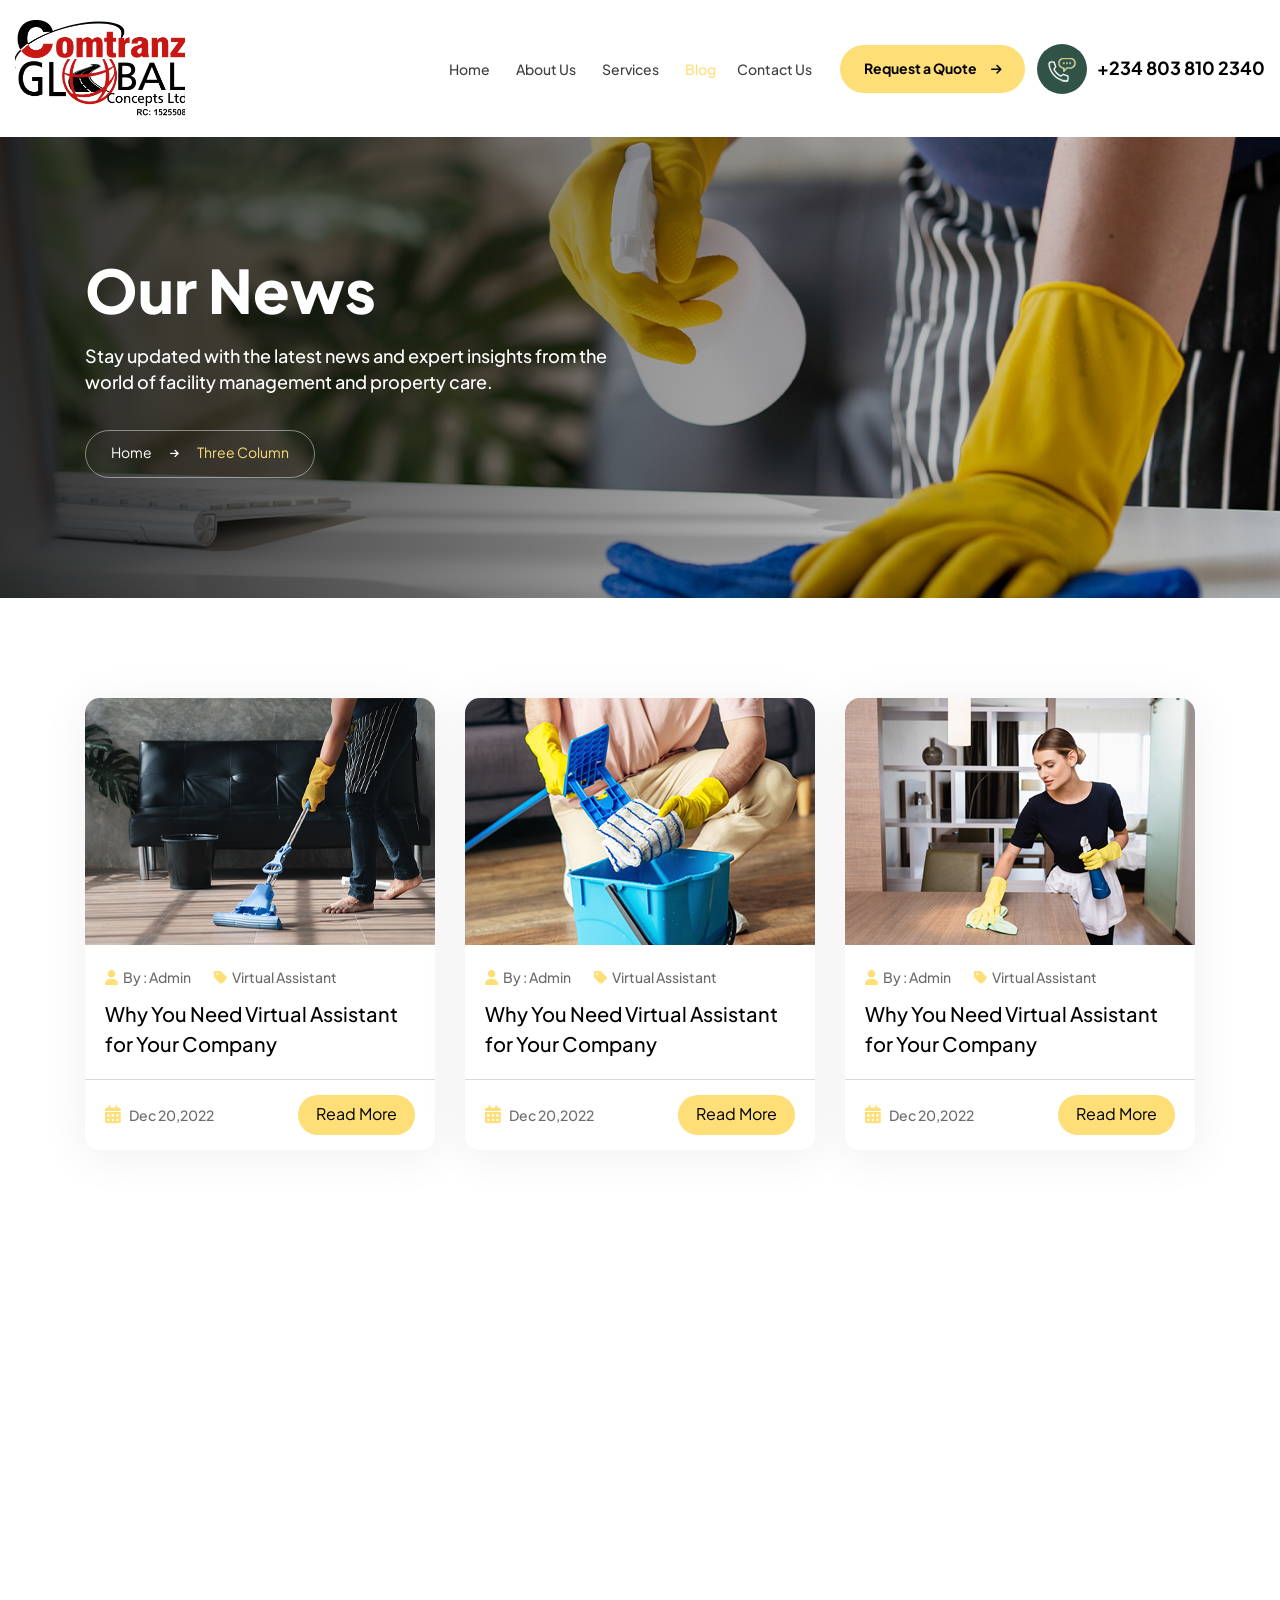
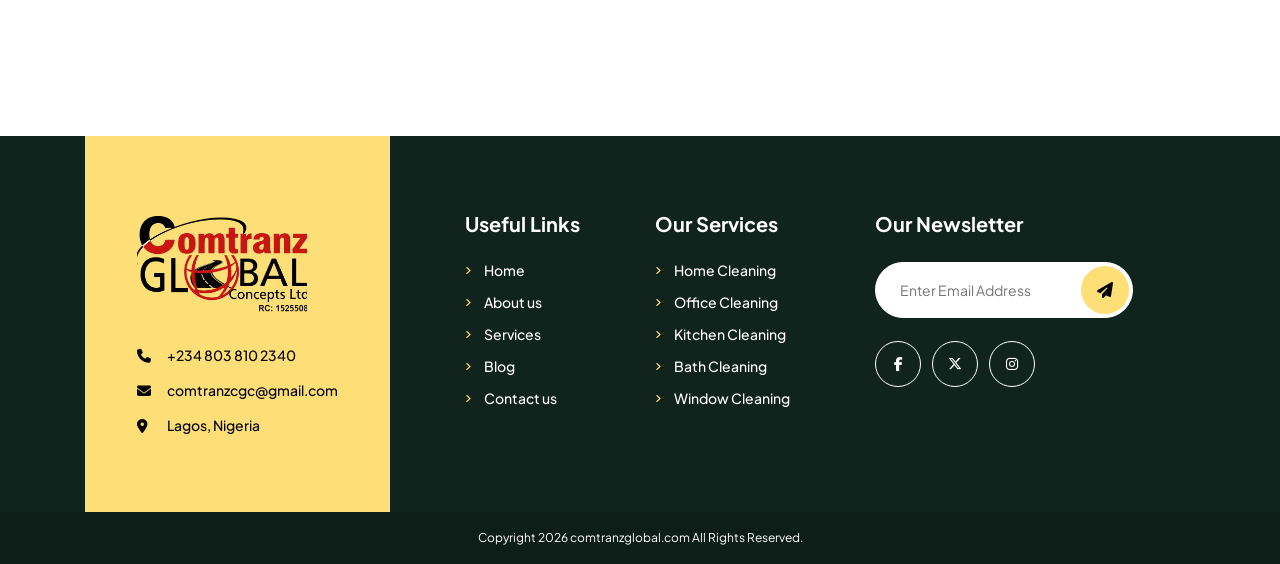
<file: three-column.html>
<!DOCTYPE html>
<html lang="zxx">

<head>
    <link rel='icon' type='image/png' href='./assets/images/logo.png'>
    <title>Three Column | Comtranz Global</title>
    <!-- /SEO Ultimate -->
    <meta name="viewport" content="width=device-width, initial-scale=1, maximum-scale=1, user-scalable=0">
    <meta charset="utf-8">













    <link rel="manifest" href="./assets/images/favicon/manifest.json">
    <meta name="msapplication-TileColor" content="#ffffff">
    <meta name="msapplication-TileImage" content="/ms-icon-144x144.png">
    <meta name="theme-color" content="#ffffff">
    <!-- Latest compiled and minified CSS -->
    <link href="assets/bootstrap/bootstrap.min.css" rel="stylesheet">
    <link rel="stylesheet" href="./assets/js/bootstrap.min.js">
    <!-- Font Awesome link -->
    <link rel="stylesheet" href="https://cdnjs.cloudflare.com/ajax/libs/font-awesome/6.5.1/css/all.min.css">
    <!-- StyleSheet link CSS -->
    <link href="assets/css/style.css" rel="stylesheet" type="text/css">
    <link href="assets/css/responsive.css" rel="stylesheet" type="text/css">
    <link href="assets/css/blog.css" rel="stylesheet" type="text/css">
    <link href="assets/css/owl.carousel.min.css" rel="stylesheet" type="text/css">
    <link href="assets/css/owl.theme.default.min.css" rel="stylesheet" type="text/css">
    <link href="assets/css/aos.css" rel="stylesheet">
    <link href="assets/css/magnific-popup.css" rel="stylesheet" type="text/css">
</head>
<body>
<!-- Back to top button -->
<a id="button"></a>
<div class="sub_banner position-relative">
    <header class="header">
        <div class="container">
            <nav class="navbar navbar-expand-lg navbar-light p-0">
                <a class="navbar-brand" href="index.html">
                    <figure class="logo mb-0"><img src="assets/images/logo.png" alt="image" class="img-fluid"></figure>
                </a>
                <button class="navbar-toggler collapsed" type="button" data-toggle="collapse" data-target="#navbarSupportedContent" aria-controls="navbarSupportedContent"
                    aria-expanded="false" aria-label="Toggle navigation">
                    <span class="navbar-toggler-icon"></span>
                    <span class="navbar-toggler-icon"></span>
                    <span class="navbar-toggler-icon"></span>
                </button>
                <div class="collapse navbar-collapse" id="navbarSupportedContent">
                    <ul class="navbar-nav ml-auto">
                        <li class="nav-item">
                            <a class="nav-link" href="index.html">Home</a>
                        </li>
                        <li class="nav-item">
                            <a class="nav-link" href="about.html">About Us</a>
                        </li>
                        <li class="nav-item">
                            <a class="nav-link" href="service.html">Services</a>
                        </li>
                        <li class="nav-item active">
                            <a class="nav-link" href="blog.html">Blog</a>
                        </li>
                        <li class="nav-item">
                            <a class="nav-link" href="contact.html">Contact Us</a>
                        </li>
                    </ul>
                </div>
                <div class="last_list">
                    <a class="nav-link log_in" href="contact.html">Request a Quote<i class="fa-solid fa-arrow-right"></i></a>
                    <div class="phone-number">
                        <figure class="header-phone mb-0">
                            <img src="assets/images/header-phone.png" alt="image" class="img-fluid">
                        </figure>
                        <a href="tel:+568925896325" class="text-decoration-none">
                            <span class="number">+234 803 810 2340</span>
                        </a>
                    </div>
                </div>
            </nav>
        </div>
    </header>
    <!-- Sub banner -->
    <section class="sub_banner_con position-relative">
        <div class="container position-relative">
            <div class="row">
                <div class="col-xl-6 col-lg-8 col-12">
                    <div class="sub_banner_content" data-aos="fade-up">
                        <h1 class="text-white">Our News</h1>
                        <p class="text-white text-size-18">Stay updated with the latest news and expert insights from the world of facility management and property care.</p>
                        <div class="box">
                            <a href="index.html" class="text-decoration-none">
                                <span class="mb-0">Home</span>
                            </a>
                            <i class="arrow fa-solid fa-arrow-right"></i>
                            <span class="mb-0 box_span">Three Column</span>
                        </div>
                    </div>
                </div>
            </div>
        </div>
    </section>
</div>
    <!-- MAIN SECTION -->
    <section class="blog-posts blogpage-section three-column-con">
        <div class="container">
            <div class="row wow fadeInUp" style="visibility: visible; animation-name: fadeInUp;">
                <div id="blog" class="col-xl-12">
                    <!-- threecolumn-blog  -->
                    <div class="row">
                        <div class="col-lg-4 col-md-6 col-sm-6 col-12" data-aos="fade-up" data-aos-duration="700">
                            <div class="blog-box blog-box1">
                                <figure class="blog-image mb-0">
                                    <img src="./assets/images/blog-image1.jpg" alt="image" class="img-fluid" loading="lazy">
                                </figure>
                                <div class="lower-portion">
                                    <div class="span-i-con">
                                    <i class="fa-solid fa-user"></i>
                                    <span class="text-size-14 text-mr">By : Admin</span>
                                    <i class="tag-mb fa-solid fa-tag"></i>
                                    <span class="text-size-14">Virtual Assistant</span>
                                    </div>
                                    <a href="single-blog.html">
                                        <h5>Why You Need Virtual Assistant for Your Company</h5>
                                    </a>
                                </div>
                                <div class="button-portion ">
                                    <div class="date">
                                        <i class="mb-0 calendar-ml fa-solid fa-calendar-days"></i>
                                        <span class="mb-0 text-size-14">Dec 20,2022</span>
                                    </div>
                                    <div class="button">
                                        <a class="mb-0 read_more text-decoration-none" href="./single-blog.html">Read
                                            More</a>
                                    </div>
                                </div>
                            </div>
                        </div>
                        <div class="col-lg-4 col-md-6 col-sm-6 col-12" data-aos="fade-up" data-aos-duration="700">
                            <div class="blog-box blog-box2">
                                <figure class="blog-image mb-0">
                                    <img src="./assets/images/blog-image2.jpg" alt="image" class="img-fluid" loading="lazy">
                                </figure>
                                <div class="lower-portion">
                                    <div class="span-i-con">
                                    <i class="fa-solid fa-user"></i>
                                    <span class="text-size-14 text-mr">By : Admin</span>
                                    <i class="tag-mb fa-solid fa-tag"></i>
                                    <span class="text-size-14">Virtual Assistant</span>
                                    </div>
                                    <a href="single-blog.html">
                                        <h5>Why You Need Virtual Assistant for Your Company</h5>
                                    </a>
                                </div>
                                <div class="button-portion">
                                    <div class="date">
                                        <i class="mb-0 calendar-ml fa-solid fa-calendar-days"></i>
                                        <span class="mb-0 text-size-14">Dec 20,2022</span>
                                    </div>
                                    <div class="button">
                                        <a class="mb-0 read_more text-decoration-none" href="./single-blog.html">Read
                                            More</a>
                                    </div>
                                </div>
                            </div>
                        </div>
                        <div class="col-lg-4 col-md-6 col-sm-6 col-12" data-aos="fade-up" data-aos-duration="700">
                            <div class="blog-box">
                                <figure class="blog-image mb-0">
                                    <img src="./assets/images/blog-image3.jpg" alt="image" class="img-fluid" loading="lazy">
                                </figure>
                                <div class="lower-portion">
                                    <div class="span-i-con">
                                    <i class="fa-solid fa-user"></i>
                                    <span class="text-size-14 text-mr">By : Admin</span>
                                    <i class="tag-mb fa-solid fa-tag"></i>
                                    <span class="text-size-14">Virtual Assistant</span>
                                    </div>
                                    <a href="single-blog.html">
                                        <h5>Why You Need Virtual Assistant for Your Company</h5>
                                    </a>
                                </div>
                                <div class="button-portion">
                                    <div class="date">
                                        <i class="mb-0 calendar-ml fa-solid fa-calendar-days"></i>
                                        <span class="mb-0 text-size-14">Dec 20,2022</span>
                                    </div>
                                    <div class="button">
                                        <a class="mb-0 read_more text-decoration-none" href="./single-blog.html">Read
                                            More</a>
                                    </div>
                                </div>
                            </div>
                        </div>
                        <div class="col-lg-4 col-md-6 col-sm-6 col-12" data-aos="fade-up" data-aos-duration="700">
                            <div class="blog-box">
                                <div class="post-item-wrap position-relative">
                                    <div class="post-audio position-relative">
                                        <a href="#"><img src="./assets/images/blog-image4.jpg" alt="image" class="img-fluid"
                                                loading="lazy"></a>
                                        <!-- <audio class="position-absolute" controls="">
                                            <source src="horse.ogg" type="audio/ogg">
                                            <source src="assets/audio/horse.mp3" type="audio/mpeg">
                                        </audio> -->
                                    </div>
                                    <div class="lower-portion">
                                        <div class="span-i-con">
                                        <i class="fa-solid fa-user"></i>
                                        <span class="text-size-14 text-mr">By : Admin</span>
                                        <i class="tag-mb fa-solid fa-tag"></i>
                                        <span class="text-size-14">Virtual Assistant</span>
                                        </div>
                                        <a href="single-blog.html">
                                            <h5>Why You Need Virtual Assistant for Your Company</h5>
                                        </a>
                                    </div>
                                    <div class="button-portion">
                                        <div class="date">
                                            <i class="mb-0 calendar-ml fa-solid fa-calendar-days"></i>
                                            <span class="mb-0 text-size-14">Dec 20,2022</span>
                                        </div>
                                        <div class="button">
                                            <a class="mb-0 read_more text-decoration-none"
                                                href="./single-blog.html">Read More</a>
                                        </div>
                                    </div>
                                </div>
                            </div>
                        </div>
                        <div class="col-lg-4 col-md-6 col-sm-6 col-12" data-aos="fade-up" data-aos-duration="700">
                            <div class="blog-box">
                                <div class="post-item-wrap position-relative">
                                    <div class="post-video">
                                        <div class="embed-container"><iframe
                                                src="https://player.vimeo.com/video/157467640?background=1"></iframe>
                                        </div>
                                    </div>
                                    <div class="lower-portion">
                                        <div class="span-i-con">
                                        <i class="fa-solid fa-user"></i>
                                        <span class="text-size-14 text-mr">By : Admin</span>
                                        <i class="tag-mb fa-solid fa-tag"></i>
                                        <span class="text-size-14">Virtual Assistant</span>
                                        </div>
                                        <a href="single-blog.html">
                                            <h5>Why You Need Virtual Assistant for Your Company</h5>
                                        </a>
                                    </div>
                                    <div class="button-portion">
                                        <div class="date">
                                            <i class="mb-0 calendar-ml fa-solid fa-calendar-days"></i>
                                            <span class="mb-0 text-size-14">Dec 20,2022</span>
                                        </div>
                                        <div class="button">
                                            <a class="mb-0 read_more text-decoration-none"
                                                href="./single-blog.html">Read More</a>
                                        </div>
                                    </div>
                                </div>
                            </div>
                        </div>
                        <div class="col-lg-4 col-md-6 col-sm-6 col-12" data-aos="fade-up" data-aos-duration="700">
                            <div class="blog-box blogpost-box">
                                <div class="post-item-wrap position-relative">
                                    <div class="post-video">
                                        <div class="fluid-width-video-wrapper">
                                            <iframe width="560" height="376"
                                                src="#embed/dA8Smj5tZOQ"></iframe>
                                        </div>
                                    </div>
                                    <div class="infinite-blog float-left">
                                        <div class="lower-portion">
                                            <div class="span-i-con">
                                            <i class="fa-solid fa-user"></i>
                                            <span class="text-size-14 text-mr">By : Admin</span>
                                            <i class="tag-mb fa-solid fa-tag"></i>
                                            <span class="text-size-14">Virtual Assistant</span>
                                            </div>
                                            <a href="single-blog.html">
                                                <h5>Why You Need Virtual Assistant for Your Company</h5>
                                            </a>
                                        </div>
                                        <div class="button-portion">
                                            <div class="date">
                                                <i class="mb-0 calendar-ml fa-solid fa-calendar-days"></i>
                                                <span class="mb-0 text-size-14">Dec 20,2022</span>
                                            </div>
                                            <div class="button">
                                                <a class="mb-0 read_more text-decoration-none"
                                                    href="./single-blog.html">Read More</a>
                                            </div>
                                        </div>
                                    </div>
                                </div>
                            </div>
                        </div>
                    </div>
                </div>
            </div>
        </div>
    </section>
    <!-- Footer -->
    <section class="footer-con position-relative">
        <div class="footer_lowerportion position-relative">
            <div class="container">
                <div class="middle_portion">
                    <div class="row all_row">
                        <div class="col-xl-4 col-lg-4 col-md-12 col-sm-12 col-12 all_column">
                            <div class="logo-content">
                                <a href="index.html">
                                    <figure class="footer-logo">
                                        <img class="img-fluid" src="assets/images/footer-logo.png" alt="image">
                                    </figure>
                                </a>
                                <ul class="list-unstyled mb-0">
                                    <li class="text">
                                        <i class="fa-solid fa-phone"></i>
                                        <a href="tel:+2348038102340" class="text-decoration-none">+234 803 810 2340</a>
                                    </li>
                                    <li class="clearfix mb-0"></li>
                                    <li class="text">
                                        <i class="fa-solid fa-envelope"></i>
                                        <a href="mailto:comtranzcgc@gmail.com" class="text-decoration-none">comtranzcgc@gmail.com</a>
                                    </li>
                                    <li class="clearfix mb-0"></li>
                                    <li class="text">
                                        <i class="fa-solid fa-location-dot"></i>
                                        <a href="https://www.google.com/maps/course/21+King+St,+Melbourne+VIC+3000,+Australia/@-37.8199805,144.9529083,18z/data=!4m6!3m5!1s0x6ad65d52754eaecb:0x22f367daf52cbd47!8m2!3d-37.819936!4d144.9570765!16s%2Fg%2F11c2dj2n2c?entry=ttu" 
                                            class="text-decoration-none address mb-0">Lagos, Nigeria
                                        </a>
                                    </li>
                                </ul>
                            </div>
                        </div>
                        <div class="col-xl-2 col-lg-2 col-md-3 col-sm-6 col-6 all_column">
                            <div class="links">
                                <h4 class="heading">Useful Links</h4>
                                <ul class="list-unstyled mb-0">
                                    <li><i class="fa-solid fa-angle-right"></i><a href="index.html">Home</a></li>
                                    <li><i class="fa-solid fa-angle-right"></i><a href="about.html">About us</a></li>
                                    <li><i class="fa-solid fa-angle-right"></i><a href="service.html">Services</a></li>
                                    <li><i class="fa-solid fa-angle-right"></i><a href="blog.html">Blog</a></li>
                                    <li><i class="fa-solid fa-angle-right"></i><a href="contact.html">Contact us</a></li>
                                </ul>
                            </div>
                        </div>
                        <div class="col-xl-2 col-lg-2 col-md-4 col-sm-6 col-6 all_column">
                            <div class="use-link links">
                                <h4 class="heading">Our Services</h4>
                                <ul class="list-unstyled mb-0">
                                    <li><i class="fa-solid fa-angle-right"></i><a href="index.html">Home Cleaning</a></li>
                                    <li><i class="fa-solid fa-angle-right"></i><a href="about.html">Office Cleaning</a></li>
                                    <li><i class="fa-solid fa-angle-right"></i><a href="service.html">Kitchen Cleaning</a></li>
                                    <li><i class="fa-solid fa-angle-right"></i><a href="index.html">Bath Cleaning</a></li>
                                    <li><i class="fa-solid fa-angle-right"></i><a href="about.html">Window Cleaning</a></li>
                                </ul>
                            </div>
                        </div>
                        <div class="col-xl-4 col-lg-4 col-md-5 col-sm-12 col-12 all_column">
                            <div class="icon">
                                <h4 class="heading">Our Newsletter</h4>
                                <form action="#">
                                    <div class="form-group position-relative mb-0">
                                        <input type="text" class="form_style" placeholder="Enter Email Address" name="email">
                                        <button><i class="send fa-sharp fa-solid fa-paper-plane"></i></button>
                                    </div>
                                </form>
                                <ul class="list-unstyled mb-0 social-icons">
                                    <li><a href="#" class="text-decoration-none"><i class="fa-brands fa-facebook-f social-networks"></i></a></li>
                                    <li><a href="#" class="text-decoration-none"><i class="fa-brands fa-x-twitter social-networks"></i></a></li>
                                    <li><a href="#" class="text-decoration-none"><i class="fa-brands fa-instagram social-networks"></i></a></li>
                                </ul>
                            </div>
                        </div>
                    </div>
                </div>
            </div>
            <div class="copyright">
                <p class="mb-0">Copyright 2026 comtranzglobal.com All Rights Reserved.</p>
            </div>
        </div>
    </section>
    <!-- PRE LOADER -->
    <div class="loader-mask">
        <div class="loader">
            <div></div>
            <div></div>
        </div>
    </div>
    <!-- Latest compiled JavaScript -->
    <script src="assets/js/jquery-3.7.1.min.js"></script>
    <script src="assets/js/popper.min.js"></script>
    <script src="assets/js/bootstrap.min.js"></script>
    <script src="assets/js/aos.js"></script>
    <script src="assets/js/owl.carousel.js"></script>
    <script src="assets/js/carousel.js"></script>
    <script src="assets/js/animation.js"></script>
    <script src="assets/js/back-to-top-button.js"></script>
    <script src="assets/js/preloader.js"></script>
    <script src="assets/js/counter.js"></script>
    </body>
    </html>
</file>
<file: assets/css/style.css>
/*------------------------------------------------------------------
[Master Stylesheet]

Project:  Comtranz Global
-------------------------------------------------------------------*/
/*------------------------------------------------------------------
[Table of contents]

1. Body
2. Header  / .header
3. Banner  /.banner-con
4. About  /.about-con
5. Service  /.service-con
6. Choose  /.choose-con
7. Video  /.video-con
8. Pricing  /.pricing-con
9. Project  /.project-con
10. Need  /.need-con
11. Testimonial  /.testimonial-con
12. Article  /.article-con
13. Footer  /.footer-con
*/
/*------------------------------------------------------------------
# [Color Codes]

#    --e-global-color-primary: #ffffff;
#    --e-global-color-secondary: #000000;
#    --e-global-color-accent: #fddf79;
#    --e-global-color-text: #6d6c6c;
#	 --e-global-color-white: #ffffff;
#    --e-global-color-black: #000000;
#    --e-global-color-lime-green: #315347;
#    --e-global-color-very-dark-cyan: #10241d;
#    --e-global-color-dark-cyan: #0d1e18;
#	 --e-global-color-very-light-gray: #f9f9f9;
#	 --e-global-color-border: #e5e5e5;
#	 --e-global-color-nav-text: #3f3f3f;
#    --e-global-color-star-yellow: #fbc729;
#    --e-global-color-pure-red: #ff0000;

*/
/*------------------------------------------------------------------
# [Typography]
 
Body copy: "Plus Jakarta Sans", sans-serif;
Heading: "Plus Jakarta Sans", sans-serif;
*/

@import url('https://fonts.googleapis.com/css2?family=Plus+Jakarta+Sans:ital,wght@0,200..800;1,200..800&display=swap');
body {
    font-family: "Plus Jakarta Sans", sans-serif;
    /* font-family: "Plus Jakarta Sans", sans-serif; */
}

:root {
    --e-global-color-primary: #ffffff;
    --e-global-color-secondary: #000000;
    --e-global-color-accent: #fdde77;
    --e-global-color-text: #6d6c6c;
	--e-global-color-white: #ffffff;
    --e-global-color-black: #000000;
    --e-global-color-lime-green: #315347;
    --e-global-color-very-dark-cyan: #10241d;
    --e-global-color-dark-cyan: #0d1e18;
	--e-global-color-very-light-gray: #f9f9f9;
	--e-global-color-border: #e5e5e5;
	--e-global-color-nav-text: #3f3f3f;
    --e-global-color-star-yellow: #fbc729;
    --e-global-color-pure-red: #ff0000;
}

h1{
    font-size: 80px;
    line-height: 84px;
    font-weight: 800;
    color: var(--e-global-color-primary);
}
h2{
    font-size: 46px;
    line-height: 50px;
    font-weight: 800;
    color: var(--e-global-color-secondary);
}
h3{
    font-size: 22px;
    line-height: 26px;
    font-weight: 700;
    color: var(--e-global-color-secondary);
}
h4{
    font-size: 20px;
    line-height: 28px;
    font-weight: 700;
    color: var(--e-global-color-secondary);
}
h5{
    font-size: 18px;
    line-height: 26px;
    font-weight: 700;
    color: var(--e-global-color-secondary);
}
h6{
    font-size: 16px;
    line-height: 20px;
    font-weight: 600;
    color: var(--e-global-color-lime-green);
}
p{
    font-size: 20px;
    line-height: 26px;
    font-weight: 400;
    color: var(--e-global-color-text);
    word-break: break-word;
}
.text-size-18{
    font-size: 18px;
    line-height: 26px;
    font-weight: 500;
    color: var(--e-global-color-text);
}
.text-size-16{
    font-size: 16px;
    line-height: 24px;
    font-weight: 500;
    color: var(--e-global-color-text);
}
.text-size-14{
    font-size: 14px;
    line-height: 20px;
    font-weight: 500;
    color: var(--e-global-color-text);
}
.primary_btn{
    font-size: 16px;
    line-height: 16px;
    font-weight: 700;
    text-align: center;
    border-radius: 35px;
    position: relative;
    display: inline-block;
    color: var(--e-global-color-black);
    background: var(--e-global-color-accent);
    transition: all 0.8s ease-in-out;
}
.primary_btn:hover{
    color: var(--e-global-color-white);
    background: var(--e-global-color-lime-green);
}
.primary_btn i {
    font-size: 12px;
    margin-left: 14px;
    transition: all 0.8s ease-in-out;
    color: var(--e-global-color-black);
}
.primary_btn:hover i{
    color: var(--e-global-color-white);
}
html{
    scroll-behavior: smooth;
}
.all_row {
    display: flex;
    flex-wrap: wrap;
}
.all_column {
    display: flex;
}
.all_boxes {
    flex: 1;
    display: flex;
    flex-direction: column;
}

/* Home Page */

.header {
    padding: 22px 0px;
    position: relative;
    z-index: 5;
}
.header .logo img {
    width: 170px;
}
.navbar-collapse .navbar-nav{
    text-align: center;
    align-items: center; 
    display: inherit;
}
.navbar-expand-lg{
    position: relative;
    z-index: 1;
}
.navbar-brand {
    margin-left: 0;
    margin-right: 0;
    padding-top: 0;
    padding-bottom: 0;
}
.navbar-nav li {
    margin: 0 20px;
    position: relative;
    transition: all 0.3s ease-in-out;
}
.navbar-nav li:first-child{
    margin-left: 0;
}
.navbar-nav .nav-item a{
    font-size: 14px;
    line-height: 14px;
    font-weight: 500;
    color: var(--e-global-color-nav-text) !important;
    transition: all 0.3s ease-in-out;
}
.navbar-nav .nav-item a:hover{
    color: var(--e-global-color-accent) !important;
    background-color: transparent;
}
.navbar-nav .active > a{
    color: var(--e-global-color-accent) !important;
}
.navbar-nav li:last-child {
    margin-right: 0;
    padding-right: 0;
    margin-left: 0;
}
.navbar-collapse .drop-down-pages {
    text-align: left;
    margin-left: 0;
}
.navbar-nav .dropdown-menu {
    position: absolute;
    left: 0;
    top: 61px;
    min-width: 212px;
    padding: 0;
    border: none;
    border-radius: 10px;
    box-shadow: 0px 0px 100px rgb(0 0 0 / 10%);
    background-color: var(--e-global-color-white);
}
.navbar-nav .drop-down-pages li{
    margin: 0;
    border-bottom: 1px solid var(--e-global-color-white);
}
.navbar-nav .drop-down-pages .nav-item a {
    font-size: 14px;
    line-height: 14px;
    font-weight: 500;
    padding: 10px 20px;
    color: var(--e-global-color-nav-text) !important;
    transition: all 0.3s ease-in-out;
}
.navbar-nav .drop-down-pages li:hover::after {
    display: none;
}
.navbar-nav .drop-down-pages li:first-child a::before {
    content: '';
    width: 24px;
    height: 12px;
    position: absolute;
    background-image: url(../images/nav-node.png);
    top: -12px;
    left: 8%;
    transition: all 0.3s ease-in-out;
}
.navbar-nav .drop-down-pages li:first-child a:hover::before {
    background-image: url(../images/nav-node-hover.png);
}
.navbar-nav .drop-down-pages .active:first-child > a::before{
    background-image: url(../images/nav-node-hover.png);
}
.navbar-nav .drop-down-pages li:last-child{
    margin: 0;
    border: none;
    display: block !important;
}
.navbar-nav .nav-item .dropdown-item:hover{
    border-radius: 0;
    color: var(--e-global-color-secondary) !important;
    background-color: var(--e-global-color-accent) !important;
}
.navbar-nav .drop-down-pages .active > a{
    border-radius: 0;
    color: var(--e-global-color-secondary) !important;
    background-color: var(--e-global-color-accent) !important;
}
.dropdown-item.active,
.dropdown-item:active {
    border-radius: 0;
    color: var(--e-global-color-secondary) !important;
    background-color: var(--e-global-color-accent) !important;
}
.navbar-nav .drop-down-pages .active > a:hover {
    border-radius: 0;
    color: var(--e-global-color-secondary) !important;
    background-color: var(--e-global-color-accent) !important;
}
.navbar-nav .drop-down-pages .nav-item:first-child a:hover {
    border-radius: 10px 10px 0 0;
}
.navbar-nav .drop-down-pages .active:first-child > a {
    border-radius: 10px 10px 0 0;
}
.navbar-nav .drop-down-pages .nav-item:last-child a:hover {
    border-radius: 0 0 10px 10px;
}
.navbar-nav .drop-down-pages .active:last-child > a {
    border-radius: 0 0 10px 10px;
}
.navbar-expand-lg .drop-down-pages .nav-link {
    padding-left: 0;
}
.header .last_list {
    display: flex;
    align-items: center;
    padding-left: 35px;
}
.header .last_list .log_in{
    font-size: 14px;
    line-height: 14px;
    font-weight: 700;
    min-width: 198px;
    height: 52px;
    padding: 18px;
    border-radius: 35px;
    position: relative;
    text-align: center;
    display: inline-block;
    color: var(--e-global-color-secondary) !important;
    background-color: var(--e-global-color-accent) !important;
    transition: all 0.3s ease-in-out;
}
.header .last_list .log_in i {
    font-size: 12px;
    margin-left: 14px;
    transition: all 0.3s ease-in-out;
    color: var(--e-global-color-secondary);
}
.header .last_list .log_in:hover{
    color: var(--e-global-color-white) !important;
    background-color: var(--e-global-color-lime-green) !important;
}
.header .last_list .log_in:hover i{
    color: var(--e-global-color-white);
}
.header .phone-number {
    display: flex;
    align-items: center;
    margin-left: 12px;
}
.header .phone-number .header-phone {
    height: 50px;
    width: 50px;
    line-height: 50px;
    border-radius: 100%;
    text-align: center;
    background-color: var(--e-global-color-lime-green);
    transition: all 0.8s ease-in-out;
}
.header .phone-number .number {
    font-size: 20px;
    line-height: 20px;
    font-weight: 700;
    margin-left: 10px;
    color: var(--e-global-color-black);
    transition: all 0.8s ease-in-out;
}
.header .phone-number:hover .header-phone {
    transform: translateY(-5px);
}
.header .phone-number:hover .number {
    color: var(--e-global-color-lime-green);
}

/* Banner */

.banner-con {
    background-size: cover;
    background-position: bottom;
    background-repeat: no-repeat;
    background-image: linear-gradient(rgba(49, 83, 71, 0.7), rgba(49, 83, 71, 0.7)), url(../images/banner-backgroundimage1.png);
}
.banner-con .icons {
    position: absolute;
    left: -152px;
    top: 42%;
    z-index: 2;
}
.banner-con .icons li {
    margin: 18px 0;
    transition: all 0.3s ease-in-out;
}
.banner-con .icons li:first-child {
    margin-top: 0;
}
.banner-con .icons li:last-child {
    margin-bottom: 0;
}
.banner-con .icons li i {
    font-size: 16px;
    width: 46px;
    height: 46px;
    line-height: 46px;
    border-radius: 100%;
    text-align: center;
    color: var(--e-global-color-white);
    background-color: transparent;
    border: 1px solid var(--e-global-color-white);
    transition: all 0.3s ease-in-out;
}
.banner-con .icons li a:hover i {
    color: var(--e-global-color-white);
    background-color: var(--e-global-color-lime-green);
    border: 1px solid var(--e-global-color-lime-green);
}
.banner-con .banner_content {
    padding: 207px 200px 280px 0;
}
.banner-con .banner_content h1{
    margin-bottom: 30px;
}
.banner-con .banner_content h1 span{
    color: var(--e-global-color-accent) !important;
}
.banner-con .banner_content .text1{
    line-height: 30px;
    margin-bottom: 38px;
    padding-right: 100px;
}
.banner-con .banner_content .primary_btn {
    padding: 20px 35px 22px;
    margin-right: 18px;
    color: var(--e-global-color-secondary);
    background-color: var(--e-global-color-accent);
    border: 1px solid var(--e-global-color-accent);
}
.banner-con .banner_content .primary_btn i{
    color: var(--e-global-color-secondary);
}
.banner-con .banner_content .primary_btn:hover {
    color: var(--e-global-color-white);
    background-color: transparent;
    border: 1px solid var(--e-global-color-white);
}
.banner-con .banner_content .primary_btn:hover i{
    color: var(--e-global-color-white);
}
.banner-con .banner_content .secondary_btn {
    color: var(--e-global-color-white);
    background-color: transparent;
    border: 1px solid var(--e-global-color-white);
}
.banner-con .banner_content .secondary_btn i{
    color: var(--e-global-color-white);
}
.banner-con .banner_content .secondary_btn:hover {
    color: var(--e-global-color-secondary);
    background-color: var(--e-global-color-accent);
    border: 1px solid var(--e-global-color-accent);
}
.banner-con .banner_content .secondary_btn:hover i{
    color: var(--e-global-color-secondary);
}
.banner-con .banner_content .icons {
    display: none;
}
.banner-con .top-btn {
    display: inline-block;
    left: 0;
    right: 0;
    bottom: 110px;
    margin: 0 auto;
    position: absolute;
}
.banner-con .top-btn figure{
    transition: all 0.3s ease-in-out;
}
.banner-con .top-btn figure:hover {
    transform: translateY(-5px);
}

/* About */

.about-con {
    padding: 132px 0 200px;
    background-color: var(--e-global-color-white);
}
.about-con .about-sideimage {
    position: absolute;
    right: 0;
    bottom: 0;
}
.about-con .about-sideimage img {
    opacity: 10%;
}
.about-con .about_wrapper .about-image1 {
    position: relative;
    top: 0;
    left: 0;
}
.about-con .about_wrapper .about-image1 img {
    border-radius: 30px;
}
.about-con .about_wrapper .about-image2 {
    position: absolute;
    top: 230px;
    right: 10px;
}
.about-con .about_wrapper .about-image2 img {
    border-radius: 30px;
    border: 11px solid var(--e-global-color-white);
}
.about-con .about_wrapper .about-image3 {
    position: absolute;
    top: 12px;
    right: 52px;
}
.about-con .about_wrapper .about-image3 img {
    border-radius: 100%;
}
.about-con .about_wrapper .box {
    position: absolute;
    left: 50px;
    bottom: -235px;
    width: 176px;
    padding: 20px 10px;
    border-radius: 20px;
    text-align: center;
    background-color: var(--e-global-color-white);
    box-shadow: 0 3px 66px rgb(0 0 0 / 4%);
}
.about-con .about_wrapper .box .icon{
    margin: 0 auto 12px;
    transition: all 0.8s ease-in-out;
}
.about-con .about_wrapper .box:hover .icon{
    transform: translateY(-5px);
}
.about-con .about_wrapper .box .value {
    margin-bottom: 4px;
}
.about-con .about_wrapper .box .value span {
    font-size: 36px;
    line-height: 36px;
    font-weight: 700;
    color: var(--e-global-color-secondary);
}
.about-con .about_wrapper .box .text {
    font-size: 14px;
    line-height: 14px;
    font-weight: 500;
    display: inline-block;
    color: var(--e-global-color-text);
}
.about-con .about_content {
    padding-top: 62px;
}
.about-con .about_content h6{
    margin-bottom: 14px;
}
.about-con .about_content h2{
    margin-bottom: 40px;
}
.about-con .about_content .text{
    margin-bottom: 36px;
}
.about-con .about_content .propertise {
    margin-bottom: 25px;
}
.about-con .about_content ul{
    display: inline-block;
}
.about-con .about_content .list1{
    padding-right: 30px;
}
.about-con .about_content ul li {
    position: relative;
    margin-bottom: 10px;
}
.about-con .about_content ul li i {
    font-size: 9px;
    height: 16px;
    width: 16px;
    line-height: 16px;
    top: 5px;
    left: 0;
    position: absolute;
    text-align: center;
    border-radius: 100%;
    color: var(--e-global-color-white);
    background-color: var(--e-global-color-lime-green);
}
.about-con .about_content ul li p {
    padding-left: 28px;
    color: var(--e-global-color-secondary);
}
.about-con .about_content .primary_btn {
    padding: 20px 35px 22px;
}

/* Home Page Our Services Section Style */

.our_services_section{
    z-index: 1;
    position: relative;
    padding: 130px 10px 185px 405px;
    background-color: var(--e-global-color-very-light-gray);
}
.our_services_section::before{
    content: "";
    left: 0;
    top: 0;
    width: 30.5%;
    height: 100%;
    position: absolute;
    background-size: cover;
    background-position: center;
    background-repeat: no-repeat;
    background-image: url("../images/our_services_left_image.jpg");
}
.our_services_section .image_box {
    padding: 50px 35px;
    border-radius: 20px;
    background-color: var(--e-global-color-accent);
}
.our_services_section .image_box h6 {
    margin-bottom: 18px;
    color: var(--e-global-color-secondary);
}
.our_services_section .image_box h2 {
    font-size: 40px;
    line-height: 46px;
    margin-bottom: 16px;
}
.our_services_section .image_box p {
    margin-bottom: 30px;
    color: var(--e-global-color-secondary);
}
.our_services_section .image_box .primary_btn {
    font-size: 14px;
    line-height: 14px;
    padding: 18px 30px 20px;
    color: var(--e-global-color-white);
    background-color: var(--e-global-color-lime-green);
}
.our_services_section .image_box .primary_btn i {
    color: var(--e-global-color-white);
}
.our_services_section .image_box .primary_btn:hover {
    color: var(--e-global-color-secondary);
    background-color: var(--e-global-color-white);
}
.our_services_section .image_box .primary_btn:hover i {
    color: var(--e-global-color-secondary);
}
.our_services_section .owl-stage-outer {
    padding-left: 2px;
}
.our_services_section .owl-stage {
    display: flex;
}
.our_services_section .owl-item{
    width: 100%;
    border-radius: 20px;
    padding: 34px 28px;
    background-color: var(--e-global-color-white);
    border: 1px solid var(--e-global-color-white);
    transition: all 0.8s ease-in-out;
}
.our_services_section .box .service-icon {
    width: 88px;
    height: 88px;
    line-height: 88px;
    margin-bottom: 28px;
    display: inline-block;
    border-radius: 100%;
    text-align: center;
    background-color: var(--e-global-color-lime-green);
    transition: all 0.8s ease-in-out;
}
.our_services_section .box:hover .service-icon {
    transform: translateY(-5px);
}
.our_services_section .box h3 {
    margin-bottom: 16px;
    padding-right: 70px;
}
.our_services_section .box p {
    margin-bottom: 32px;
}
.our_services_section .box .read_more {
    font-size: 14px;
    line-height: 14px;
    font-weight: 700;
    padding: 13px 24px 15px;
    text-align: center;
    border-radius: 35px;
    position: relative;
    display: inline-block;
    color: var(--e-global-color-black);
    background: var(--e-global-color-accent);
    transition: all 0.8s ease-in-out;
}
.our_services_section .box .read_more i {
    font-family: 'FontAwesome';
    font-size: 10px;
    line-height: 10px;
    margin-left: 10px;
    color: var(--e-global-color-black);
    transition: all 0.8s ease-in-out;
}
.our_services_section .box:hover .read_more {
    color: var(--e-global-color-white);
    background: var(--e-global-color-lime-green);
}
.our_services_section .box:hover .read_more i {
    color: var(--e-global-color-white);
}
.our_services_section .box .read_more:hover {
    color: var(--e-global-color-white);
    background: var(--e-global-color-secondary);
}
.our_services_section .box .read_more:hover i {
    color: var(--e-global-color-white);
}
.our_services_section .owl-carousel .owl-dots {
    display: block !important;
    margin-top: 42px !important;
    line-height: 0;
    position: absolute;
    text-align: left;
}
.our_services_section .owl-carousel .owl-dots .owl-dot span {
    width: 12px;
    height: 12px;
    margin: 0 5px;
    transition: all 0.3s ease-in-out;
    background-color: #d4d4d4;
}
.our_services_section .owl-carousel .owl-dots .owl-dot:hover span {
    background-color: var(--e-global-color-lime-green);
}
.our_services_section .owl-carousel .owl-dots .owl-dot.active span {
    width: 17px;
    height: 17px;
    top: 0;
    position: relative;
    background-color: var(--e-global-color-lime-green);
}
.our_services_section .owl-carousel .owl-dots .owl-dot:focus {
    outline: none;
}
.our_services_section .owl-carousel .owl-item img {
    display: inline-block;
    width: auto !important;
}

/* Choose */

.choose-con {
    padding: 125px 0 280px;
    background-color: var(--e-global-color-lime-green);
}
.choose-con::before {
    content: "";
    left: 0;
    top: 0;
    width: 100%;
    height: 100%;
    opacity: 6%;
    position: absolute;
    background-size: cover;
    background-position: center;
    background-repeat: no-repeat;
    background-image: url(../images/choose-backgroundimage.jpg);
}
.choose-con .choose_content h6 {
    margin-bottom: 16px;
    color: var(--e-global-color-accent);
}
.choose-con .choose_content h2 {
    margin-bottom: 0;
}
.choose-con .choose_content p {
    margin-bottom: 0;
    padding-left: 25px;
    border-left: 2px solid var(--e-global-color-accent);
}
.choose-con .lower_portion {
    padding: 60px 0;
}
.choose-con .choose-box {
    width: 100%;
    padding: 33px 50px;
    border-radius: 20px;
    background-color: var(--e-global-color-lime-green);
    box-shadow: 0 20px 50px rgb(49 83 71 / 3%);
    transition: all 0.8s ease-in-out;
}
.choose-con .choose-box:hover {
    transform: translateY(-5px);
} 
.choose-con .choose-box .number,
.choose-con .choose-box .plus {
    font-size: 40px;
    line-height: 40px;
    font-weight: 700;
    display: inline-block;
    margin-bottom: 16px;
    color: var(--e-global-color-accent);
}
.choose-con .choose-box .plus {
    top: 0;
    left: 0;
    position: relative;
}
.choose-con .choose-box .text {
    font-size: 14px;
    line-height: 20px;
    font-weight: 400;
    display: block;
    color: var(--e-global-color-white);
}

/* Video */

.video-con .image_wrapper {
    margin-top: -280px;
}
.video-con .image_wrapper .video-image {
    position: relative;
}
.video-con .image_wrapper .video-image img {
    width: 100%;
    border-radius: 30px;
}
.video-con .image_wrapper .icon {
    height: 113px;
    width: 113px;
    line-height: 113px;
    top: 0;
    bottom: 0;
    left: 0;
    right: 0;
    margin: auto;
    position: absolute;
    text-align: center;
    border-radius: 100%;
    transition: all 0.8s ease-in-out;
    border: 1px solid rgba(255, 255, 255, 60%);
}
.video-con .image_wrapper .icon:hover {
    transform: translateY(-5px);
}
.video-con .image_wrapper .icon .video-icon {
    height: 88px;
    width: 88px;
    line-height: 88px;
    top: 11px;
    left: 0;
    right: 0;
    margin: 0 auto;
    position: relative;
    text-align: center;
    border-radius: 100%;
    transition: all 0.8s ease-in-out;
    background: var(--e-global-color-accent);
}

/* Pricing */

.pricing-con {
    padding: 125px 0 140px;
    background-color: var(--e-global-color-white);
}
.pricing-con .pricing-sideimage {
    position: absolute;
    left: 0;
    bottom: 0;
}
.pricing-con .pricing-sideimage img {
    opacity: 10%;
}
.pricing-con .pricing_content h6{
    margin-bottom: 14px;
}
.pricing-con .pricing_content h2{
    margin-bottom: 35px;
}
.pricing-con .pricing_content p{
    margin-bottom: 52px;
}
.pricing-con .pricing-box {
    padding: 50px 60px 55px;
    border-radius: 20px;
    text-align: center;
    background-color: var(--e-global-color-white);
    box-shadow: 0 20px 50px rgb(49 83 71 / 10%);
    border: 1px solid var(--e-global-color-white);
    cursor: pointer;
    transition: all 0.8s ease-in-out;
}
.pricing-con .pricing-box:hover {
    border: 1px solid var(--e-global-color-lime-green);
}
.pricing-con .pricing-box .pricing-icon {
    width: 88px;
    height: 88px;
    line-height: 88px;
    margin-bottom: 28px;
    display: inline-block;
    border-radius: 100%;
    text-align: center;
    background-color: var(--e-global-color-lime-green);
    transition: all 0.8s ease-in-out;
}
.pricing-con .pricing-box:hover .pricing-icon {
    transform: translateY(-5px);
}
.pricing-con .pricing-box .content {
    padding-bottom: 28px;
    margin-bottom: 26px;
    border-bottom: 1px solid #e8f0f6;
}
.pricing-con .pricing-box h4 {
    margin-bottom: 12px;
    transition: all 0.3s ease-in-out;
}
.pricing-con .pricing-box .value {
    margin-bottom: 20px;
}
.pricing-con .pricing-box sup,
.pricing-con .pricing-box span {
    display: inline-block;
    color: var(--e-global-color-lime-green);
}
.pricing-con .pricing-box .dollar {
    font-size: 22px;
    line-height: 22px;
    font-weight: 700;
    top: -14px;
}
.pricing-con .pricing-box .number {
    font-size: 40px;
    line-height: 40px;
    font-weight: 700;
}
.pricing-con .pricing-box .month {
    font-size: 14px;
    line-height: 14px;
    font-weight: 500;
    color: var(--e-global-color-text);
}
.pricing-con .pricing-box p {
    transition: all 0.3s ease-in-out;
}
.pricing-con .pricing-box ul {
    margin-bottom: 32px;
    text-align: left;
}
.pricing-con .pricing-box ul li {
    position: relative;
    margin-bottom: 6px;
}
.pricing-con .pricing-box ul li:last-child {
    margin-bottom: 0 !important;
}
.pricing-con .pricing-box ul li i {
    font-size: 9px;
    height: 16px;
    width: 16px;
    line-height: 16px;
    top: 5px;
    left: 0;
    position: absolute;
    text-align: center;
    border-radius: 100%;
    color: var(--e-global-color-white);
    background-color: var(--e-global-color-lime-green);
}
.pricing-con .pricing-box ul li p {
    padding-left: 25px;
    color: var(--e-global-color-secondary);
}
.pricing-con .pricing-box .primary_btn {
    padding: 20px 34px 22px;
    display: inline-block;
}
.pricing-con .pricing-box:hover .primary_btn {
    color: var(--e-global-color-white);
    background-color: var(--e-global-color-lime-green);
}
.pricing-con .pricing-box:hover .primary_btn i {
    color: var(--e-global-color-white);
}
.pricing-con .pricing-box .primary_btn:hover {
    color: var(--e-global-color-white);
    background-color: var(--e-global-color-secondary);
}

/* Project */

.project-con {
    padding: 125px 0 205px;
    background-color: var(--e-global-color-very-light-gray);
}
.project-con .project_content h6{
    margin-bottom: 14px;
}
.project-con .project_content h2{
    margin-bottom: 35px;
}
.project-con .project_content p{
    margin-bottom: 52px;
}
.project-con .owl-stage-outer {
    padding-left: 2px;
}
.project-con .owl-stage {
    display: flex;
}
.project-con .project-box {
    cursor: pointer;
    position: relative;
    transition: all 0.8s ease-in-out;
}
.project-con .project-box .project-image img {
    border-radius: 20px;
}
.project-con .project-box .content {
    margin: 15px;
    width: 91%;
    padding: 20px 70px 20px 15px;
    bottom: 0;
    display: flex;
    align-items: center;
    justify-content: space-between;
    border-radius: 15px;
    position: absolute;
    background-color: var(--e-global-color-white);
    transition: all 0.8s ease-in-out;
}
.project-con .project-box:hover .content {
    background-color: var(--e-global-color-lime-green);
}
.project-con .project-box .content h4 {
    margin-bottom: 4px;
    transition: all 0.8s ease-in-out;
}
.project-con .project-box .content p {
    transition: all 0.8s ease-in-out;
}
.project-con .project-box:hover .content h4,
.project-con .project-box:hover .content p {
    color: var(--e-global-color-white);
}
.project-con .project-box .content i {
    font-size: 16px;
    height: 50px;
    width: 50px;
    line-height: 50px;
    top: 23%;
    right: 15px;
    text-align: center;
    border-radius: 100%;
    position: absolute;
    color: var(--e-global-color-black);
    background-color: var(--e-global-color-accent);
    transition: all 0.8s ease-in-out;
}
.project-con .project-box .content i:hover {
    color: var(--e-global-color-black);
    background-color: var(--e-global-color-white);
}
.project-con .owl-carousel .owl-item img {
    display: inline-block;
    width: auto;
}
.project-con .owl-carousel .owl-dots {
    display: block !important;
    margin-top: 58px !important;
    line-height: 0;
    position: absolute;
    left: 0;
    right: 0;
}
.project-con .owl-carousel .owl-dots .owl-dot span {
    width: 12px;
    height: 12px;
    margin: 0 5px;
    transition: all 0.3s ease-in-out;
    background-color: #d4d4d4;
}
.project-con .owl-carousel .owl-dots .owl-dot:hover span {
    background-color: var(--e-global-color-lime-green);
}
.project-con .owl-carousel .owl-dots .owl-dot.active span {
    width: 17px;
    height: 17px;
    top: 0;
    position: relative;
    background-color: var(--e-global-color-lime-green);
}
.project-con .owl-carousel .owl-dots .owl-dot:focus {
    outline: none;
}

/* Need */

.need-con {
    padding: 125px 0 130px;
    background-size: cover;
    background-position: center;
    background-repeat: no-repeat;
    background-image: url(../images/need-backgroundimage.jpg);
}
.need-con:before {
    content: "";
    position: absolute;
    left: 0;
    top: 0;
    width: 100%;
    height: 100%;
    background-image: linear-gradient(to right, rgb(0 0 0 / 50%), transparent);
}
.need-con .need_content h6 {
    margin-bottom: 16px;
    color: var(--e-global-color-accent);
}
.need-con .need_content h2 {
    margin-bottom: 36px;
}
.need-con .need_content .primary_btn {
    padding: 20px 34px 22px;
}

/* Testimonial */

.testimonial-con {
    padding: 125px 0 205px;
    background-color: var(--e-global-color-white);
}
.testimonial-con .testimonial_content h6{
    margin-bottom: 14px;
}
.testimonial-con .testimonial_content h2{
    margin-bottom: 55px;
}
.testimonial-con .slider-box .owl-carousel .owl-stage-outer{
    overflow: inherit;
    overflow-x: clip !important;
}
.testimonial-con .slider-box .review-details-box figure{
    text-align: center;
    margin-bottom: 20px;
}
.testimonial-con .slider-box .review-details-box figure img{
    margin: 0 auto;
}
.testimonial-con .slider-box .review-details-box {
    width: 82.9%;
    margin: 0 auto;
    position: relative;
    border-radius: 20px;
    text-align: center;
    padding: 60px 63px 55px;
    background: var(--e-global-color-white);
    box-shadow: 2px 2px 67px rgb(0 0 0 / 7%);
}
.testimonial-con .slider-box .owl-carousel .owl-item img{
    width: auto;
}
.testimonial-con .review-details-box figure {
    margin-bottom: 20px;
}
.testimonial-con .review-details-box p {
    font-size: 18px;
    margin-bottom: 0;
    line-height: 28px;
    font-weight: 400;
}
.testimonial-con #thumbs figure{
    width: 53px;
    height: 53px;
    margin: 0 4px;
    position: relative;
    border-radius: 100%;
    transition: .4s ease-in-out;
}
.testimonial-con #thumbs figure:after{
    top: 0;
    left: 0;
    content: "";
    width: 100%;
    height: 100%;
    position: absolute;
    background: rgb(0 0 0 / 30%);
    border-radius: 50%;
}
.testimonial-con #thumbs .owl-item {
    width: auto !important;
}
.testimonial-con #thumbs .owl-item img{
    border-radius: 50%;
}
.testimonial-con #thumbs .owl-stage{
    text-align: center;
    margin: 0px auto;
    display: flex;
    align-items: center;
    justify-content: center;
    width: 88% !important;
    transform: none !important;
}
.testimonial-con #big {
    position: relative;
    margin-bottom: 44px;
}
.testimonial-con .customer-status h5 {
    margin-bottom: 8px;
}
.testimonial-con .customer-status span {
    font-size: 14px;
    line-height: 14px;
}
.testimonial-con .customer-status {
    left: 51%;
    bottom: -174px;
    position: absolute;
    text-align: center;
    transform: translateX(-50%);
}
.testimonial-con .slider-con .owl-nav button{
    top: 50%;
    position: absolute;
    transform: translateY(-50%);
}
.testimonial-con .slider-con .owl-next{
    right: 0;
}
.testimonial-con .slider-con .owl-prev{
    left: 0;
}
.testimonial-con #thumbs .owl-item.current  figure{
    opacity: 1;
    scale: 1.3;
    margin: 0 20px;
}
.testimonial-con #thumbs .owl-item.current  figure:after{
    display: none;
}
.testimonial-con .slider-box .review-details-box::after {
    width: 0;
    height: 0;
    left: 50%;
    content: "";
    bottom: -15px;
    position: absolute;
    transform: translateX(-50%);
    border-left: 15px solid transparent;
    border-right: 15px solid transparent;
    border-top: 15px solid #fff;
}
.testimonial-con .slider-box .owl-theme .owl-nav {
    margin-top: 0;
}
.testimonial-con .slider-box .owl-theme .owl-nav button {
    top: 50%;
    margin: 0;
    width: 55px;
    height: 55px;
    border-radius: 50%;
    position: absolute;
    color: var(--e-global-color-white);
    transform: translateY(-50%);
    background: var(--e-global-color-lime-green);
    transition: all 0.8s ease-in-out;
}
.testimonial-con .slider-box .owl-theme .owl-nav button.owl-prev{
    left: 0;
}
.testimonial-con .slider-box .owl-theme .owl-nav button.owl-next{
    right: 0;
}
.testimonial-con .slider-box .owl-theme .owl-nav [class*=owl-]:hover{
    color: var(--e-global-color-black);
    background: var(--e-global-color-accent);
}

/* Article */

.article-con {
    padding: 125px 0 205px;
    background-color: var(--e-global-color-very-light-gray);
}
.article-con .article_content h6{
    margin-bottom: 14px;
}
.article-con .article_content h2{
    margin-bottom: 35px;
}
.article-con .article_content p{
    margin-bottom: 52px;
}
.article-con .owl-stage-outer {
    padding-left: 2px;
}
.article-con .owl-stage {
    display: flex;
}
.article-con .owl-item {
    border-radius: 20px;
    text-align: center;
    background-color: var(--e-global-color-white);
}
.article-con .article-box .image{
    overflow: hidden;
    border-radius: 20px 20px 0 0;
    background-color: var(--e-global-color-black);
    transition: all 0.3s ease-in-out;
}
.article-con .article-box .image img{
    width: 100% !important;
    transition: all 0.3s ease-in-out;
}
.article-con .article-box:hover .image img {
    opacity: 70%;
    transform: scale(1.1);
}
.article-con .article-box .icon {
    width: 90px;
    height: 90px;
    line-height: 90px;
    padding: 16px;
    bottom: -45px;
    text-align: center;
    border-radius: 100%;
    position: absolute;
    background-color: var(--e-global-color-lime-green);
    left: 0;
    right: 0;
    margin: 0 auto;
    transition: all 0.3s ease-in-out;
}
.article-con .article-box:hover .icon {
    transform: translateY(-5px);
}
.article-con .article-box .icon .number {
    font-size: 30px;
    line-height: 30px;
    font-weight: 800;
    display: block;
    margin-bottom: 6px;
    color: var(--e-global-color-white);
}
.article-con .article-box .icon .text {
    font-size: 14px;
    line-height: 14px;
    font-weight: 600;
    display: block;
    color: var(--e-global-color-white);
}
.article-con .lower_portion {
    padding: 60px 40px 32px;
}
.article-con .article-box h4 {
    margin-bottom: 16px;
}
.article-con .article-box p {
    margin-bottom: 12px;
}
.article-con .article-box .read_more {
    font-size: 14px;
    line-height: 14px;
    font-weight: 700;
    padding: 13px 24px 15px;
    text-align: center;
    border-radius: 35px;
    position: relative;
    display: inline-block;
    color: var(--e-global-color-black);
    background: var(--e-global-color-accent);
    transition: all 0.8s ease-in-out;
}
.article-con .article-box .read_more i {
    font-family: 'FontAwesome';
    font-size: 10px;
    line-height: 10px;
    margin-left: 10px;
    color: var(--e-global-color-black);
    transition: all 0.8s ease-in-out;
}
.article-con .article-box .read_more:hover {
    color: var(--e-global-color-white);
    background: var(--e-global-color-lime-green);
}
.article-con .article-box .read_more:hover i {
    color: var(--e-global-color-white);
}
.article-con .owl-carousel .owl-dots {
    display: block !important;
    margin-top: 58px !important;
    line-height: 0;
    position: absolute;
    left: 0;
    right: 0;
}
.article-con .owl-carousel .owl-dots .owl-dot span {
    width: 12px;
    height: 12px;
    margin: 0 5px;
    transition: all 0.3s ease-in-out;
    background-color: #d4d4d4;
}
.article-con .owl-carousel .owl-dots .owl-dot:hover span {
    background-color: var(--e-global-color-lime-green);
}
.article-con .owl-carousel .owl-dots .owl-dot.active span {
    width: 17px;
    height: 17px;
    top: 0;
    position: relative;
    background-color: var(--e-global-color-lime-green);
}
.article-con .owl-carousel .owl-dots .owl-dot:focus {
    outline: none;
}

/* Footer */

.footer-con .footer_lowerportion{
    background: var(--e-global-color-very-dark-cyan);
}
.footer-con .middle_portion .logo-content {
    padding: 80px 52px 75px;
    background: var(--e-global-color-accent);
}
.footer-con .middle_portion .logo-content .footer-logo {
    margin-bottom: 30px;
}
.footer-con .middle_portion .logo-content .footer-logo img{
    width: 170px;
}
.footer-con .middle_portion .logo-content .text{
    position: relative;
    margin-bottom: 11px;
    padding-left: 30px;
    display: inline-block;
}
.footer-con .middle_portion .logo-content i{
    position: absolute;
    font-size: 14px;
    line-height: 14px;
    left: 0;
    top: 6px;
    color: var(--e-global-color-black);
}
.footer-con .middle_portion .logo-content a{
    font-size: 14px;
    line-height: 14px;
    font-weight: 500px;
    margin-left: 0 !important;
    color: var(--e-global-color-black);
    transition: all 0.8s ease-in-out;
}
.footer-con .middle_portion .logo-content a:hover {
    color: var(--e-global-color-lime-green);
}
.footer-con .middle_portion .links {
    padding: 74px 0;
}
.footer-con .middle_portion h4{
    margin-bottom: 20px;
    color: var(--e-global-color-white);
}
.footer-con .middle_portion li{
    margin-bottom: 8px;
}
.footer-con .middle_portion li:last-child{
    margin-bottom: 0 !important;
}
.footer-con .middle_portion li i{
    font-size: 10px;
    line-height: 10px;
    top: -2px;
    position: relative;
    cursor: pointer;
    transition: all 0.3s ease-in-out;
    color: var(--e-global-color-accent);
}
.footer-con .middle_portion li a{
    font-size: 14px;
    line-height: 14px;
    font-weight: 500;
    margin-left: 13px;
    text-decoration: none;
    color: var(--e-global-color-white);
    cursor: pointer;
    transition: all 0.3s ease-in-out;
}
.footer-con .middle_portion li a:hover{
    color: var(--e-global-color-accent);
}
.footer-con .middle_portion .icon {
    padding: 74px 0 74px 30px;
}
.footer-con .middle_portion .icon h4{
    margin-bottom: 24px;
}
.footer-con .middle_portion form {
    margin-bottom: 25px;
}
.footer-con .middle_portion input {
    font-size: 14px;
    line-height: 14px;
    font-weight: 400;
    padding: 18px 55px 18px 24px;
    width: 100%;
    position: relative;
    color: var(--e-global-color-black);
    background-color: var(--e-global-color-white);
    border: 1px solid var(--e-global-color-white);
    border-radius: 30px;
    overflow: visible;
    outline: none;
}
.footer-con .middle_portion input:focus {
    border: 1px solid var(--e-global-color-accent);
}
.footer-con .middle_portion button {
    font-size: 16px;
    width: 48px;
    height: 48px;
    top: 4px;
    right: 4px;
    border: none;
    float: right;
    position: absolute;
    color: var(--e-global-color-black);
    background-color: var(--e-global-color-accent);
    border-radius: 100%;
    overflow: visible;
    outline: none;
    transition: all 0.8s ease-in-out;
}
.footer-con .middle_portion button:hover {
    color: var(--e-global-color-white);
    background-color: var(--e-global-color-lime-green);
}
.footer-con .middle_portion .social-icons li{
    margin: 0 4px;
    display: inline-block;
    transition: all 0.3s ease-in-out;
}
.footer-con .middle_portion .social-icons a{
    margin-left: 0 !important;
}
.footer-con .middle_portion .social-icons i{
    font-size: 14px;
    height: 46px;
    width: 46px;
    line-height: 44px;
    border-radius: 100%;
    text-align: center;
    color: var(--e-global-color-white);
    background-color: transparent;
    border: 1px solid var(--e-global-color-white);
    transition: all 0.3s ease-in-out;
}
.footer-con .middle_portion .social-icons i:hover {
    transform: translateY(-5px);
    color: var(--e-global-color-black);
    background-color: var(--e-global-color-accent);
    border: 1px solid var(--e-global-color-accent);
}
.footer-con .middle_portion .social-icons li:first-child{
    margin-left: 0;
}
.footer-con .middle_portion .social-icons li:last-child{
    margin-right: 0;
}
.footer-con .copyright p{
    font-size: 12px;
    line-height: 12px;
    font-weight: 400;
    padding: 20px 0;
    text-align: center;
    color: var(--e-global-color-white);
    background-color: var(--e-global-color-dark-cyan);
}

/* Sub banner */

.sub_banner .sub_banner_con {
    padding: 145px 0 155px;
    background-size: cover;
    background-position: center;
    background-repeat: no-repeat;
    background-image: url(../images/subbanner-backgroundimage.jpg);
}
.sub_banner .sub_banner_con::before {
    content: "";
    left: 0;
    top: 0;
    width: 100%;
    height: 100%;
    position: absolute;
    background-image: linear-gradient(to right, rgb(0 0 0 / 80%), transparent);
}
.sub_banner .sub_banner_con h1 {
    font-size: 60px;
    line-height: 66px;
    font-weight: 800;
    margin-bottom: 26px;
}
.sub_banner .sub_banner_con p {
    margin-bottom: 38px;
}
.sub_banner .sub_banner_con .box {
    padding: 10px 35px 14px;
    text-align: center;
    border-radius: 35px;
    display: inline-block;
    background: transparent;
    border: 1px solid rgba(255, 255, 255, 45%);
    transition: all 0.3s ease-in-out;
}
.sub_banner .sub_banner_con .box span {
    font-size: 14px;
    line-height: 14px;
    font-weight: 400;
    display: inline-block;
    color: var(--e-global-color-white);
    transition: all 0.3s ease-in-out;
}
.sub_banner .sub_banner_con .box a span:hover {
    color: var(--e-global-color-accent);
}
.sub_banner .sub_banner_con .box .arrow {
    font-size: 10px;
    top: -1px;
    margin: 0 15px;
    position: relative;
    display: inline-block;
    color: var(--e-global-color-white);
}
.sub_banner .sub_banner_con .box .box_span {
    color: var(--e-global-color-accent);
}

/* Contact Page */

/* Contact info */

.contactinfo-con {
    padding: 125px 0 140px;
    background-color: var(--e-global-color-very-light-gray);
}
.contactinfo-con .contact_content h6{
    margin-bottom: 14px;
}
.contactinfo-con .contact_content h2{
    margin-bottom: 35px;
}
.contactinfo-con .contact_content p{
    margin-bottom: 52px;
}
.contactinfo-con .contact-box {
    width: 100%;
    padding: 46px 50px;
    border-radius: 20px;
    background-color: var(--e-global-color-white);
    box-shadow: 0 20px 50px rgb(49 83 71 / 10%);
    border: 1px solid var(--e-global-color-white);
    transition: all 0.8s ease-in-out;
}
.contactinfo-con .contact-box:hover {
    border: 1px solid var(--e-global-color-lime-green);
}
.contactinfo-con .contact-box .contact-icon {
    width: 88px;
    height: 88px;
    line-height: 88px;
    margin-bottom: 28px;
    display: inline-block;
    border-radius: 100%;
    text-align: center;
    background-color: var(--e-global-color-lime-green);
    transition: all 0.8s ease-in-out;
}
.contactinfo-con .contact-box:hover .contact-icon {
    transform: translateY(-5px);
}
.contactinfo-con .contact-box h3 {
    margin-bottom: 10px;
}
.contactinfo-con .contact-box a {
    display: inline-block;
    color: var(--e-global-color-text);
    transition: all 0.8s ease-in-out;
}
.contactinfo-con .contact-box a:hover {
    color: var(--e-global-color-lime-green);
}

/* Contact Form */

.contactform-con {
    background-color: var(--e-global-color-lime-green);
}
.contactform-con::before {
    content: "";
    width: 50%;
    height: 100%;
    top: 0;
    right: 0;
    position: absolute;
    background-size: cover;
    background-position: top;
    background-repeat: no-repeat;
    background-image: url(../images/contact-rightbackground.jpg);
}
.contactform-con .contact-sideimage {
    position: absolute;
    left: 0;
    bottom: 0;
}
.contactform-con .contact-sideimage img {
    opacity: 5%;
}
.contactform-con .contact_content{
    padding: 118px 45px 125px 0;
    position: relative;
    z-index: 1;
}
.contactform-con .contact_content h6{
    margin-bottom: 15px;
    color: var(--e-global-color-accent);
}
.contactform-con .contact_content h2{
    margin-bottom: 40px;
}
.contactform-con .contact_content .form-group{
    margin-bottom: 22px;
}
.contactform-con .contact_content .input1 {
    float: left;
    margin-right: 18px;
}
.contactform-con .contact_content input,
.contactform-con .contact_content textarea {
    font-size: 14px;
    line-height: 14px;
    font-weight: 400;
    height: 51px;
    width: 238px;
    padding: 10px 10px 12px 22px;
    color: var(--e-global-color-text);
    background-color: var(--e-global-color-white);
    border: 1px solid var(--e-global-color-white);
    border-radius: 35px;
    overflow: visible;
    outline: none;
}
.contactform-con .contact_content textarea {
    height: 117px;
    width: 100% !important;
    padding: 16px 22px;
    border-radius: 20px;
    resize: none;
    outline: none;
    overflow: auto;
}
.contactform-con .contact_content .message {
    margin-bottom: 24px;
}
.contactform-con .contact_content input:focus,
.contactform-con .contact_content textarea:focus {
    box-shadow: 2px 3px 42px rgb(55 225 197 / 16%);
    border: 1px solid var(--e-global-color-accent);
}
.contactform-con .contact_content .submit_now {
    font-size: 16px;
    line-height: 16px;
    font-weight: 700;
    padding: 20px 35px 22px;
    width: 100%;
    text-align: center;
    border-radius: 35px;
    position: relative;
    display: inline-block;
    color: var(--e-global-color-black);
    background-color: var(--e-global-color-accent);
    border: none;
    overflow: visible;
    outline: none;
    transition: all 0.8s ease-in-out;
}
.contactform-con .contact_content .submit_now i {
    font-size: 12px;
    margin-left: 14px;
    transition: all 0.8s ease-in-out;
    color: var(--e-global-color-black);
}
.contactform-con .contact_content .submit_now:hover {
    background-color: var(--e-global-color-white);
}
.contactform-con .contact_content input::placeholder,
.contactform-con .contact_content textarea::placeholder{
    color: var(--e-global-color-text);
}
.contactform-con .contact_content form span {
    font-size: 14px;
    line-height: 14px;
    font-weight: 400;
    margin-top: 5px;
    position: absolute;
    display: block;
    color: var(--e-global-color-pure-red);
}
.contactform-con .contact_wrapper {
    display: none;
}

/* Map */

.map-con iframe {
    width: 100%;
    height: 684px;
    margin-bottom: -8px;
    filter: grayscale(100%);
    -webkit-filter: grayscale(100%);
}
.map-con iframe:hover {
    filter: none;
}

/* Project Page */

/* Project */

.projectpage-con {
    padding-bottom: 100px;
}
.projectpage-con .project-box {
    margin-bottom: 40px;
}

/* Work */

.work-con {
    padding: 125px 0;
    background-color: var(--e-global-color-white);
}
.work-con .work_content h6{
    margin-bottom: 14px;
}
.work-con .work_content h2{
    margin-bottom: 35px;
}
.work-con .work_content p{
    margin-bottom: 52px;
}
.work-con .work-box {
    text-align: center;
}
.work-con .work-box .image {
    position: relative;
}
.work-con .work-box .work-icon {
    width: 130px;
    height: 130px;
    line-height: 125px;
    margin-bottom: 45px;
    display: inline-block;
    border-radius: 100%;
    text-align: center;
    position: relative;
    background-color: var(--e-global-color-lime-green);
}
.work-con .work-box .work-icon::before {
    content: "";
    width: 200px;
    height: 1px;
    left: 110px;
    top: 0;
    bottom: 0;
    margin: auto 0;
    position: absolute;
    border: 1px dashed var(--e-global-color-lime-green);
}
.work-con .box4 .work-icon::before {
    display: none;
}
.work-con .work-box span {
    font-size: 16px;
    font-weight: 700;
    bottom: 30px;
    width: 39px;
    height: 39px;
    line-height: 39px;
    left: 0;
    right: 0;
    margin: 0 auto;
    display: inline-block;
    position: absolute;
    border-radius: 100%;
    text-align: center;
    color: var(--e-global-color-secondary);
    background-color: var(--e-global-color-accent);
    transition: all 0.8s ease-in-out;
}
.work-con .work-box:hover span {
    transform: translateY(-5px);
}
.work-con .work-box h3 {
    margin-bottom: 12px;
}

/* Project Form */

.projectform-con {
    padding: 130px 0 130px;
    background-size: cover;
    background-position: center;
    background-repeat: no-repeat;
    background-image: url(../images/projectform-backgroundimage.jpg);
}
.projectform-con .project_content {
    width: 503px;
    padding: 58px 37px 60px;
    border-radius: 30px;
    text-align: center;
    background-color: var(--e-global-color-white);
}
.projectform-con .project_content h6{
    font-size: 14px;
    line-height: 14px;
    margin-bottom: 15px;
}
.projectform-con .project_content h2{
    font-size: 36px;
    line-height: 40px;
    margin-bottom: 36px;
}
.projectform-con .project_content .form-group{
    text-align: left;
    margin-bottom: 22px;
}
.projectform-con .project_content .input1 {
    float: left;
    margin-right: 18px;
}
.projectform-con .project_content input,
.projectform-con .project_content select {
    font-size: 14px;
    line-height: 14px;
    font-weight: 400;
    height: 53px;
    width: 100%;
    padding: 10px 10px 12px 22px;
    color: var(--e-global-color-text);
    background-color: var(--e-global-color-white);
    border: 1px solid var(--e-global-color-border);
    border-radius: 35px;
    box-shadow: none;
    overflow: visible;
    outline: none;
}
.projectform-con .project_content .small-input {
    width: 205px;
}
.projectform-con .project_content select {
    -webkit-appearance: none;
    background-repeat: no-repeat !important;
    background-position: 90.3% 23px !important;
    background-image: url(../images/dropdown-arrow.png) !important;
}
.projectform-con .project_content select option{
    color: var(--e-global-color-text);
}
.projectform-con .project_content input:focus,
.projectform-con .project_content select:focus {
    box-shadow: none;
    border: 1px solid var(--e-global-color-accent);
}
.projectform-con .project_content .submit_now {
    font-size: 16px;
    line-height: 16px;
    font-weight: 700;
    padding: 20px 35px 22px;
    width: 100%;
    text-align: center;
    border-radius: 35px;
    position: relative;
    display: inline-block;
    color: var(--e-global-color-black);
    background-color: var(--e-global-color-accent);
    border: none;
    overflow: visible;
    outline: none;
    transition: all 0.8s ease-in-out;
}
.projectform-con .project_content .submit_now i {
    font-size: 12px;
    margin-left: 14px;
    transition: all 0.8s ease-in-out;
    color: var(--e-global-color-black);
}
.projectform-con .project_content .submit_now:hover {
    color: var(--e-global-color-white);
    background-color: var(--e-global-color-lime-green);
}
.projectform-con .project_content .submit_now:hover i {
    color: var(--e-global-color-white);
}
.projectform-con .project_content input::placeholder,
.projectform-con .project_content select::placeholder{
    color: var(--e-global-color-text);
}
.projectform-con .project_content form span {
    font-size: 12px;
    line-height: 12px;
    font-weight: 400;
    margin-top: 4px;
    position: absolute;
    display: block;
    color: var(--e-global-color-pure-red);
}

/* Faq */

.faq-con {
    padding: 125px 0 140px;
    background-color: var(--e-global-color-very-light-gray);
}
.faq-con .faq_content h6{
    margin-bottom: 14px;
}
.faq-con .faq_content h2{
    margin-bottom: 35px;
}
.faq-con .faq_content p{
    margin-bottom: 52px;
}
.faq-con h5 {
    margin-bottom: 0;
}
.faq-con .accordion-card {
    margin-bottom: 20px;
    width: 100%;
    border-radius: 12px;
    background-color: var(--e-global-color-white);
    box-shadow: 0 1px 58px rgb(0 0 0 / 3%);
}
.faq-con .accordion-card:last-child {
    margin-bottom: 0;
}
.faq-con .accordion-card .btn-link h5 {
    color: var(--e-global-color-accent);
}
.faq-con .accordion-card .collapsed h5 {
    color: var(--e-global-color-secondary);
}
.faq-con .accordion-card:has(.btn-link) {
    border: 1px solid var(--e-global-color-accent);
}
.faq-con .accordion-card:has(.collapsed) {
    border: 1px solid var(--e-global-color-white);
}
.faq-con .accordian-inner .card-header {
    padding: 0;
    margin-bottom: 0;
    background: none;
    border: none;
}
.faq-con .accordian-inner .card-header a {
    padding: 20px 45px 22px 26px;
}
.faq-con .accordian-inner .card-body {
    padding: 0 26px 20px;
}
.faq-con .accordion-card a.btn.btn-link:focus {
    outline: none;
    box-shadow: none;
}
.faq-con .accordian-inner .accordion-card i {
    position: absolute;
    right: 20px;
    margin: -6px 0;
}
.faq-con .accordian-inner .accordion-card .btn {
    text-decoration: none;
    text-align: left;
    display: block;
    border-radius: 10px;
}
.faq-con .accordion-card a.btn.btn-link {
    position: relative;
}
.faq-con .accordion-card .btn-link:before {
    content: "\f063";
    font-size: 15px;
    top: 23px;
    right: 22px;
    position: absolute;
    font-family: 'FontAwesome';
    color: var(--e-global-color-accent);
}
.faq-con .accordion-card .collapsed:before {
    content: "\f061";
    color: var(--e-global-color-secondary);
}

/* Team Page */

/* Team */

.team-con {
    padding: 125px 0 70px;
    background-color: var(--e-global-color-white);
}
.team-con .team_content h6{
    margin-bottom: 14px;
}
.team-con .team_content h2{
    margin-bottom: 35px;
}
.team-con .team_content p{
    margin-bottom: 52px;
}
.team-con .team-box {
    margin-bottom: 60px;
    position: relative;
    text-align: center;
    transition: all 0.8s ease-in-out;
}
.team-con .team-box figure {
    margin: 0 auto 26px;
    overflow: hidden;
}
.team-con .team-box figure img {
    border-radius: 20px;
    transition: all 0.8s ease-in-out;
}
.team-con .team-box h4 {
    margin-bottom: 8px;
}
.team-con .team-box span {
    display: block;
    margin-bottom: 22px;
}
.team-con .team-box li {
    margin: 0 3px;
    display: inline-block;
    transition: all 0.8s ease-in-out;
}
.team-con .team-box i {
    font-size: 14px;
    height: 38px;
    width: 38px;
    line-height: 38px;
    text-align: center;
    border-radius: 100%;
    color: var(--e-global-color-white);
    background-color: var(--e-global-color-lime-green);
    transition: all 0.8s ease-in-out;
}
.team-con .team-box li:hover {
    transform: translateY(-5px);
}
.team-con .team-box li:first-child {
    margin-left: 0;
}
.team-con .team-box li:last-child {
    margin-right: 0;
}
.team-con .team-box:hover i {
    color: var(--e-global-color-secondary);
    background-color: var(--e-global-color-accent);
}

/* About */

.teamabout-con {
    padding: 130px 0 154px;
    background-size: cover;
    background-position: center;
    background-repeat: no-repeat;
    background-image: url(../images/teamabout-backgroundimage.jpg);
}
.teamabout-con .about_wrapper .about-image {
    position: absolute;
    left: 0;
    top: 0;
}
.teamabout-con .about_wrapper .about-image img {
    border-radius: 30px;
}
.teamabout-con .about_wrapper .icon {
    height: 105px;
    width: 105px;
    line-height: 105px;
    top: 210px;
    right: 40px;
    position: absolute;
    text-align: center;
    border-radius: 100%;
    background-color: var(--e-global-color-accent);
    transition: all 0.8s ease-in-out;
}
.teamabout-con .about_wrapper .icon:hover {
    transform: translateY(-5px);
}
.teamabout-con .about_content{ 
    padding-top: 64px;
    margin-right: -50px;
}
.teamabout-con .about_content h6{
    margin-bottom: 14px;
    color: var(--e-global-color-accent);
}
.teamabout-con .about_content h2{
    margin-bottom: 40px;
}
.teamabout-con .about_content .text{
    margin-bottom: 36px;
}
.teamabout-con .about_content .propertise {
    margin-bottom: 25px;
}
.teamabout-con .about_content ul{
    display: inline-block;
}
.teamabout-con .about_content .list1{
    padding-right: 30px;
}
.teamabout-con .about_content ul li {
    position: relative;
    margin-bottom: 10px;
}
.teamabout-con .about_content ul li i {
    font-size: 9px;
    height: 16px;
    width: 16px;
    line-height: 16px;
    top: 5px;
    left: 0;
    position: absolute;
    text-align: center;
    border-radius: 100%;
    color: var(--e-global-color-secondary);
    background-color: var(--e-global-color-accent);
}
.teamabout-con .about_content ul li p {
    padding-left: 28px;
    color: var(--e-global-color-white);
}
.teamabout-con .about_content .primary_btn {
    padding: 20px 35px 22px;
}
.teamabout-con .about_content .primary_btn:hover {
    color: var(--e-global-color-secondary);
    background-color: var(--e-global-color-white);
}
.teamabout-con .about_content .primary_btn:hover i {
    color: var(--e-global-color-secondary);
}

/* Testimonial */

.teamtestimonial-con {
    padding-top: 195px;
}

/* Service Detail Page */

.sub_banner .service_detail_banner {background-image: url(../images/servicedetail-subbannerimage.jpg);}

/* Service Detail */

.servicedetail-con {
    padding: 130px 0 95px;
    background-color: var(--e-global-color-white);
}
.servicedetail-con .servicedetail-sideimage {
    position: absolute;
    right: 0;
    bottom: 0;
}
.servicedetail-con .servicedetail-sideimage img {
    opacity: 10%;
    width: 390px;
}
.servicedetail-con .servicedetail_wrapper .servicedetail-image {
    position: absolute;
    left: 0;
    top: 0;
}
.servicedetail-con .servicedetail_wrapper .servicedetail-image img {
    border-radius: 30px;
}
.servicedetail-con .servicedetail_wrapper .servicedetail-icon {
    position: absolute;
    left: -60px;
    top: 72px;
    width: 123px;
    height: 123px;
    line-height: 123px;
    display: inline-block;
    border-radius: 100%;
    text-align: center;
    background-color: var(--e-global-color-lime-green);
    transition: all 0.8s ease-in-out;
}
.servicedetail-con .upper_portion {
    margin-bottom: 36px;
}
.servicedetail-con .content{ 
    padding-left: 40px;
}
.servicedetail-con .servicedetail_content h2{
    margin-bottom: 40px;
}
.servicedetail-con .servicedetail_content p{
    line-height: 28px;
    font-weight: 500;
}
.servicedetail-con .servicedetail_content .text1{
    margin-bottom: 16px;
}
.servicedetail-con .servicedetail_content .text2{
    margin-bottom: 22px;
}
.servicedetail-con .servicedetail_content ul{
    display: inline-block;
}
.servicedetail-con .servicedetail_content ul li {
    position: relative;
    margin-bottom: 5px;
}
.servicedetail-con .servicedetail_content ul li i {
    font-size: 9px;
    height: 16px;
    width: 16px;
    line-height: 16px;
    top: 8px;
    left: 0;
    position: absolute;
    text-align: center;
    border-radius: 100%;
    color: var(--e-global-color-white);
    background-color: var(--e-global-color-lime-green);
}
.servicedetail-con .servicedetail_content ul li p {
    font-weight: 600;
    padding-left: 28px;
    color: var(--e-global-color-secondary);
}

/* Service Detail Need */

.servicedetailneed-con {
    background-image: url(../images/servicedetailneed-backgroundimage.jpg);
}
.servicedetailneed-con:before {
    background-image: linear-gradient(to right, rgb(0 0 0 / 60%), transparent);
}

/* Service */

.service-con {
    padding: 125px 0 205px;
    background-color: var(--e-global-color-very-light-gray);
}
.service-con .service_content h6{
    margin-bottom: 14px;
}
.service-con .service_content h2{
    margin-bottom: 35px;
}
.service-con .service_content p{
    margin-bottom: 52px;
}
.service-con .owl-stage-outer {
    padding-left: 2px;
}
.service-con .owl-stage {
    display: flex;
}
.service-con .owl-item{
    width: 100%;
    border-radius: 20px;
    padding: 34px 28px;
    background-color: var(--e-global-color-white);
    border: 1px solid var(--e-global-color-white);
    transition: all 0.8s ease-in-out;
}
.service-con .owl-item:hover{
    border: 1px solid var(--e-global-color-lime-green);
}
.service-con .service-box .service-icon {
    width: 88px;
    height: 88px;
    line-height: 88px;
    margin-bottom: 28px;
    display: inline-block;
    border-radius: 100%;
    text-align: center;
    background-color: var(--e-global-color-lime-green);
    transition: all 0.8s ease-in-out;
}
.service-con .service-box:hover .service-icon {
    transform: translateY(-5px);
}
.service-con .service-box h3 {
    margin-bottom: 16px;
    padding-right: 70px;
}
.service-con .service-box p {
    margin-bottom: 32px;
}
.service-con .service-box .read_more {
    font-size: 14px;
    line-height: 14px;
    font-weight: 700;
    padding: 13px 24px 15px;
    text-align: center;
    border-radius: 35px;
    position: relative;
    display: inline-block;
    color: var(--e-global-color-black);
    background: var(--e-global-color-accent);
    transition: all 0.8s ease-in-out;
}
.service-con .service-box .read_more i {
    font-family: 'FontAwesome';
    font-size: 10px;
    line-height: 10px;
    margin-left: 10px;
    color: var(--e-global-color-black);
    transition: all 0.8s ease-in-out;
}
.service-con .service-box:hover .read_more {
    color: var(--e-global-color-white);
    background: var(--e-global-color-lime-green);
}
.service-con .service-box:hover .read_more i {
    color: var(--e-global-color-white);
}
.service-con .service-box .read_more:hover {
    color: var(--e-global-color-white);
    background: var(--e-global-color-secondary);
}
.service-con .service-box .read_more:hover i {
    color: var(--e-global-color-white);
}
.service-con .owl-carousel .owl-dots {
    display: block !important;
    margin-top: 58px !important;
    line-height: 0;
    position: absolute;
    left: 0;
    right: 0;
}
.service-con .owl-carousel .owl-dots .owl-dot span {
    width: 12px;
    height: 12px;
    margin: 0 5px;
    transition: all 0.3s ease-in-out;
    background-color: #d4d4d4;
}
.service-con .owl-carousel .owl-dots .owl-dot:hover span {
    background-color: var(--e-global-color-lime-green);
}
.service-con .owl-carousel .owl-dots .owl-dot.active span {
    width: 17px;
    height: 17px;
    top: 0;
    position: relative;
    background-color: var(--e-global-color-lime-green);
}
.service-con .owl-carousel .owl-dots .owl-dot:focus {
    outline: none;
}
.service-con .owl-carousel .owl-item img {
    display: inline-block;
    width: auto !important;
}

/* Service Page */

.servicepage-con {
    padding-bottom: 110px;
}
.servicepage-con .service-box{
    width: 100%;
    margin-bottom: 30px;
    border-radius: 20px;
    padding: 34px 28px;
    background-color: var(--e-global-color-white);
    border: 1px solid var(--e-global-color-white);
    transition: all 0.8s ease-in-out;
    cursor: pointer;
}
.servicepage-con .service-box:hover{
    border: 1px solid var(--e-global-color-lime-green);
}

/* About */

.serviceabout-con {
    padding: 130px 0;
    background-color: var(--e-global-color-lime-green);
}
.serviceabout-con::before {
    content: "";
    width: 52%;
    height: 100%;
    left: 0;
    top: 0;
    position: absolute;
    background-image: url(../images/serviceabout-leftbackground.jpg);
    background-size: cover;
    background-position: top;
    background-repeat: no-repeat;
}
.serviceabout-con .serviceabout-sideimage {
    position: absolute;
    right: 0;
    bottom: 0;
}
.serviceabout-con .serviceabout-sideimage img {
    opacity: 10%;
}
.serviceabout-con .about_content{
    z-index: 1;
}
.serviceabout-con .content {
    position: relative;
    padding: 84px 68px 90px;
    border-radius: 20px;
    background-color: var(--e-global-color-accent);
}
.serviceabout-con .about_content h6{
    margin-bottom: 18px;
    color: var(--e-global-color-secondary);
}
.serviceabout-con .about_content h2{
    margin-bottom: 36px;
    color: var(--e-global-color-secondary);
}
.serviceabout-con .about_content .text{
    margin-bottom: 30px;
    color: var(--e-global-color-secondary);
}
.serviceabout-con .about_content .propertise {
    margin-bottom: 25px;
}
.serviceabout-con .about_content ul{
    display: inline-block;
}
.serviceabout-con .about_content .list1{
    padding-right: 15px;
}
.serviceabout-con .about_content ul li {
    position: relative;
    margin-bottom: 10px;
}
.serviceabout-con .about_content ul li i {
    font-size: 9px;
    height: 16px;
    width: 16px;
    line-height: 16px;
    top: 5px;
    left: 0;
    position: absolute;
    text-align: center;
    border-radius: 100%;
    color: var(--e-global-color-white);
    background-color: var(--e-global-color-lime-green);
}
.serviceabout-con .about_content ul li p {
    padding-left: 28px;
    color: var(--e-global-color-secondary);
}
.serviceabout-con .about_content .primary_btn {
    padding: 20px 36px 22px;
    color: var(--e-global-color-white);
    background-color: var(--e-global-color-lime-green);
}
.serviceabout-con .about_content .primary_btn i {
    color: var(--e-global-color-white);
}
.serviceabout-con .about_content .primary_btn:hover {
    color: var(--e-global-color-white);
    background-color: var(--e-global-color-secondary);
}
.serviceabout-con .about_content .primary_btn:hover i {
    color: var(--e-global-color-white);
}
.serviceabout-con .about_wrapper{
    display: none;
}

/* Service Need */

.serviceneed-con {
    padding: 165px 0 170px;
    background-image: url(../images/serviceneed-backgroundimage.jpg);
}
.serviceneed-con:before {
    background-image: linear-gradient(to right, rgb(0 0 0 / 60%), rgb(0 0 0 / 60%));
}
.serviceneed-con .need_content h2 {
    margin-bottom: 56px;
}
.serviceneed-con .phone-number {
    display: flex;
    align-items: center;
    justify-content: center;
}
.serviceneed-con .phone-number .number {
    font-size: 26px;
    line-height: 26px;
    font-weight: 700;
    margin-left: 15px;
    color: var(--e-global-color-white);
    transition: all 0.3s ease-in-out;
}
.serviceneed-con .phone-number .number:hover {
    color: var(--e-global-color-accent);
}

/* About Page */

/* About */

.aboutpage-con {
    padding-bottom: 140px;
}
.aboutpage-con .about_wrapper .aboutpage-image1 {
    position: absolute;
    top: 0;
    left: 0;
}
.aboutpage-con .about_wrapper .aboutpage-image1 img {
    border-radius: 30px;
}
.aboutpage-con .about_wrapper .aboutpage-image2 {
    position: relative;
    top: 0;
    right: -330px;
    display: inline-block;
}
.aboutpage-con .about_wrapper .aboutpage-image2 img {
    border-radius: 30px;
}
.aboutpage-con .about_wrapper .box {
    left: 0;
    bottom: 0;
    width: 303px;
    padding: 30px 45px;
    text-align: left;
    display: flex;
    align-items: center;
    background-color: var(--e-global-color-lime-green);
}
.aboutpage-con .about_wrapper .box .icon{
    margin: 0;
}
.aboutpage-con .about_wrapper .box .text_content {
    padding-left: 20px;
}
.aboutpage-con .about_wrapper .box .value {
    margin-bottom: 3px;
}
.aboutpage-con .about_wrapper .box .value span {
    color: var(--e-global-color-accent);
}
.aboutpage-con .about_wrapper .box .text {
    color: var(--e-global-color-white);
}
.aboutpage-con .about_content {
    padding-top: 0;
    padding-left: 30px;
}

/* Choose */

.aboutchoose-con {
    padding: 125px 0 140px;
    background-color: var(--e-global-color-very-light-gray);
}
.aboutchoose-con .choose_content h6{
    margin-bottom: 14px;
}
.aboutchoose-con .choose_content h2{
    margin-bottom: 35px;
}
.aboutchoose-con .choose_content p{
    margin-bottom: 104px;
}
.aboutchoose-con .choose-box {
    width: 100%;
    padding: 62px 50px 33px;
    border-radius: 20px;
    position: relative;
    text-align: center;
    background-color: var(--e-global-color-white);
    transition: all 0.8s ease-in-out;
}
.aboutchoose-con .choose-box .choose-icon {
    width: 88px;
    height: 88px;
    line-height: 88px;
    left: 0;
    right: 0;
    top: -52px;
    margin: 0 auto;
    display: inline-block;
    border-radius: 100%;
    text-align: center;
    position: absolute;
    background-color: var(--e-global-color-lime-green);
    transition: all 0.8s ease-in-out;
}
.aboutchoose-con .choose-box:hover .choose-icon {
    transform: translateY(-5px);
}
.aboutchoose-con .choose-box .number,
.aboutchoose-con .choose-box .plus {
    font-size: 40px;
    line-height: 40px;
    font-weight: 700;
    display: inline-block;
    margin-bottom: 14px;
    color: var(--e-global-color-secondary);
}
.aboutchoose-con .choose-box .plus {
    top: 0;
    left: 0;
    position: relative;
}
.aboutchoose-con .choose-box .text {
    font-size: 14px;
    line-height: 20px;
    font-weight: 400;
    display: block;
    color: var(--e-global-color-text);
}

/* Team */

.aboutteam-con {
    background-color: var(--e-global-color-very-light-gray);
}

/* Space */

.space-con {
    background-color: var(--e-global-color-lime-green);
}
.space-con::before {
    content: "";
    width: 50%;
    height: 100%;
    top: 0;
    right: 0;
    position: absolute;
    background-size: cover;
    background-position: top;
    background-repeat: no-repeat;
    background-image: url(../images/space-rightbackground.jpg);
}
.space-con .space-sideimage {
    position: absolute;
    left: 0;
    bottom: 0;
}
.space-con .space-sideimage img {
    opacity: 5%;
}
.space-con .space_content{
    padding: 118px 45px 125px 0;
    position: relative;
    z-index: 1;
}
.space-con .space_content h6{
    margin-bottom: 15px;
    color: var(--e-global-color-accent);
}
.space-con .space_content h2{
    margin-bottom: 40px;
}
.space-con .space_content .text{
    margin-bottom: 25px;
}
.space-con .space_content ul{
    margin-bottom: 40px;
    display: inline-block;
}
.space-con .space_content ul li {
    position: relative;
    margin-bottom: 10px;
}
.space-con .space_content ul li:last-child {
    margin-bottom: 0;
}
.space-con .space_content ul li i {
    font-size: 9px;
    height: 16px;
    width: 16px;
    line-height: 16px;
    top: 5px;
    left: 0;
    position: absolute;
    text-align: center;
    border-radius: 100%;
    color: var(--e-global-color-secondary);
    background-color: var(--e-global-color-accent);
}
.space-con .space_content ul li p {
    padding-left: 28px;
    color: var(--e-global-color-white);
}
.space-con .space_content .box {
    padding: 40px 35px;
    display: flex;
    align-items: center;
    border-radius: 20px;
    background-color: var(--e-global-color-accent);
}
.space-con .space_content .box h3{
    font-size: 24px;
    line-height: 36px;
    font-weight: 800;
    padding-left: 85px;
    color: var(--e-global-color-secondary);
}
.space-con .space_content .box .space-icon{
    position: absolute;
}
.space-con .space_wrapper {
    display: none;
}

/* Home 2 */

/* Banner */

.banner2-con {
    padding: 250px 0 340px;
    background-color: var(--e-global-color-secondary);
}
.banner2-con::before {
    content: "";
    width: 100%;
    height: 100%;
    opacity: 48%;
    left: 0;
    top: 0;
    position: absolute;
    background-size: cover;
    background-position: center;
    background-repeat: no-repeat;
    background-image: url(../images/banner2-backgroundimage.jpg);
}
.banner2-con::after {
    content: "";
    width: 100%;
    height: 216px;
    left: 0;
    bottom: -75px;
    position: absolute;
    background-position: bottom;
    background-image: url(../images/banner2-backgroundbottom.png);
}
.banner2-con .banner-starimage {
    position: absolute;
    right: -305px;
    bottom: -182px;
}
.banner2-con .banner-circleimage {
    position: absolute;
    left: -50px;
    bottom: -200px;
}
.banner2-con .banner_content {
    z-index: 1;
    position: relative;
}
.banner2-con .banner_content h6{
    font-size: 20px;
    line-height: 20px;
    padding: 0 55px;
    width: 34%;
    margin: 0 auto 28px;
    position: relative;
    letter-spacing: 0;
    color: var(--e-global-color-white);
}
.banner2-con .banner_content h6::before,
.banner2-con .banner_content h6::after {
    content: "";
    top: 0;
    bottom: 0;
    margin: auto 0;
    width: 35px;
    height: 2px;
    position: absolute;
    background-color: var(--e-global-color-accent);
}
.banner2-con .banner_content h6::before {
    left: 0;
}
.banner2-con .banner_content h6::after {
    right: 0;
}
.banner2-con .banner_content h1{
    font-size: 90px;
    line-height: 94px;
    margin-bottom: 40px;
}
.banner2-con .banner_content .primary_btn {
    padding: 20px 35px 22px;
    margin-right: 18px;
    color: var(--e-global-color-secondary);
    background-color: var(--e-global-color-accent);
    border: 1px solid var(--e-global-color-accent);
}
.banner2-con .banner_content .primary_btn i{
    color: var(--e-global-color-secondary);
}
.banner2-con .banner_content .primary_btn:hover {
    color: var(--e-global-color-white);
    background-color: transparent;
    border: 1px solid var(--e-global-color-white);
}
.banner2-con .banner_content .primary_btn:hover i{
    color: var(--e-global-color-white);
}
.banner2-con .banner_content .secondary_btn {
    color: var(--e-global-color-white);
    background-color: transparent;
    border: 1px solid var(--e-global-color-white);
}
.banner2-con .banner_content .secondary_btn i{
    color: var(--e-global-color-white);
}
.banner2-con .banner_content .secondary_btn:hover {
    color: var(--e-global-color-secondary);
    background-color: var(--e-global-color-accent);
    border: 1px solid var(--e-global-color-accent);
}
.banner2-con .banner_content .secondary_btn:hover i{
    color: var(--e-global-color-secondary);
}
.banner2-con .owl-carousel .owl-nav{    
    margin-top: 0 !important;
    position: absolute;
    top: 158px;
}
.banner2-con .owl-carousel .owl-prev span,
.banner2-con .owl-carousel .owl-next span {
    font-size: 18px;
    width: 67px;
    height: 67px;
    line-height: 67px;
    border-radius: 100%;
    text-align: center;
    color: var(--e-global-color-white);
    background-color: rgb(0 0 0 / 30%);
    transition: all 0.3s ease-in-out;
}
.banner2-con .owl-carousel .owl-prev{
    position: absolute;
    left: -324px;
}
.banner2-con .owl-carousel .owl-next{
    position: absolute;
    right: -1446px;
}
.banner2-con .owl-carousel .owl-prev:focus,
.banner2-con .owl-carousel .owl-prev:focus-visible,
.banner2-con .owl-carousel .owl-next:focus,
.banner2-con .owl-carousel .owl-next:focus-visible,
.banner2-con .owl-carousel .owl-prev:hover,
.banner2-con .owl-carousel .owl-next:hover{
    border: none;
    outline: none;
    box-shadow: none;
    background-color: transparent !important;
}
.banner2-con .owl-carousel .owl-prev span:hover,
.banner2-con .owl-carousel .owl-next span:hover{
    color: var(--e-global-color-black);
    background-color: var(--e-global-color-accent);
}
.banner2-con .owl-carousel .owl-dots {
    display: none !important;
    margin-top: 48px !important;
    line-height: 0;
    position: absolute;
    left: 0;
    right: 0;
}
.banner2-con .owl-carousel .owl-dots .owl-dot span {
    width: 12px;
    height: 12px;
    margin: 0 5px;
    transition: all 0.3s ease-in-out;
    background-color: #d4d4d4;
}
.banner2-con .owl-carousel .owl-dots .owl-dot:hover span {
    background-color: var(--e-global-color-lime-green);
}
.banner2-con .owl-carousel .owl-dots .owl-dot.active span {
    width: 17px;
    height: 17px;
    top: 0;
    position: relative;
    background-color: var(--e-global-color-lime-green);
}
.banner2-con .owl-carousel .owl-dots .owl-dot:focus {
    outline: none;
}

/* Service */

.service2-con {
    padding: 125px 0 205px;
    background-color: var(--e-global-color-white);
}
.service2-con .service_content h6{
    margin-bottom: 14px;
}
.service2-con .service_content h2{
    margin-bottom: 35px;
}
.service2-con .service_content p{
    margin-bottom: 52px;
}
.service2-con .owl-stage-outer {
    padding-left: 2px;
}
.service2-con .owl-stage {
    display: flex;
}
.service2-con .service-box .service-image img {
    width: 100% !important;
    border-radius: 20px;
}
.service2-con .service-box .content{
    width: 275px;
    margin: -124px auto 0;
    padding: 62px 28px 32px;
    border-radius: 20px;
    text-align: center;
    position: relative;
    background-color: var(--e-global-color-white);
    border: 1px solid var(--e-global-color-white);
    box-shadow: 0 20px 50px rgb(49 83 71 / 10%)inset;
    transition: all 0.8s ease-in-out;
}
.service2-con .service-box:hover .content{
    border: 1px solid var(--e-global-color-lime-green);
}
.service2-con .service-box .service-icon {
    width: 88px;
    height: 88px;
    line-height: 80px;
    top: -46px;
    left: 0;
    right: 0;
    margin: 0 auto;
    display: inline-block;
    border-radius: 100%;
    text-align: center;
    position: absolute;
    background-color: var(--e-global-color-lime-green);
    transition: all 0.8s ease-in-out;
}
.service2-con .service-box:hover .service-icon {
    transform: translateY(-5px);
}
.service2-con .service-box h3 {
    margin-bottom: 10px;
}
.service2-con .service-box p {
    margin-bottom: 22px;
}
.service2-con .service-box .read_more {
    font-size: 14px;
    line-height: 14px;
    font-weight: 700;
    padding: 13px 24px 15px;
    text-align: center;
    border-radius: 35px;
    position: relative;
    display: inline-block;
    color: var(--e-global-color-black);
    background: var(--e-global-color-accent);
    transition: all 0.8s ease-in-out;
}
.service2-con .service-box .read_more i {
    font-family: 'FontAwesome';
    font-size: 10px;
    line-height: 10px;
    margin-left: 10px;
    color: var(--e-global-color-black);
    transition: all 0.8s ease-in-out;
}
.service2-con .service-box:hover .read_more {
    color: var(--e-global-color-white);
    background: var(--e-global-color-lime-green);
}
.service2-con .service-box:hover .read_more i {
    color: var(--e-global-color-white);
}
.service2-con .service-box .read_more:hover {
    color: var(--e-global-color-white);
    background: var(--e-global-color-secondary);
}
.service2-con .service-box .read_more:hover i {
    color: var(--e-global-color-white);
}
.service2-con .owl-carousel .owl-item img {
    display: inline-block;
    width: auto;
}
.service2-con .owl-carousel .owl-dots {
    display: block !important;
    margin-top: 48px !important;
    line-height: 0;
    position: absolute;
    left: 0;
    right: 0;
}
.service2-con .owl-carousel .owl-dots .owl-dot span {
    width: 12px;
    height: 12px;
    margin: 0 5px;
    transition: all 0.3s ease-in-out;
    background-color: #d4d4d4;
}
.service2-con .owl-carousel .owl-dots .owl-dot:hover span {
    background-color: var(--e-global-color-lime-green);
}
.service2-con .owl-carousel .owl-dots .owl-dot.active span {
    width: 17px;
    height: 17px;
    top: 0;
    position: relative;
    background-color: var(--e-global-color-lime-green);
}
.service2-con .owl-carousel .owl-dots .owl-dot:focus {
    outline: none;
}

/* Project */

.project2-con {
    padding: 125px 0 130px;
    background-color: var(--e-global-color-white);
}
.project2-con .project_content h6{
    margin-bottom: 14px;
}
.project2-con .project_content h2{
    margin-bottom: 35px;
}
.project2-con .project_content p{
    margin-bottom: 52px;
}
.project2-con .project-box {
    margin-bottom: 30px;
    cursor: pointer;
    position: relative;
    transition: all 0.8s ease-in-out;
}
.project2-con .project-box {
    cursor: pointer;
    position: relative;
    transition: all 0.8s ease-in-out;
}
.project2-con .project-box .project-image img {
    border-radius: 20px;
}
.project2-con .project-box .content {
    margin: 20px 25px;
    width: 91%;
    padding: 20px 80px 20px 28px;
    bottom: 0;
    display: flex;
    align-items: center;
    justify-content: space-between;
    border-radius: 15px;
    position: absolute;
    background-color: var(--e-global-color-white);
    transition: all 0.8s ease-in-out;
}
.project2-con .project-box:hover .content {
    background-color: var(--e-global-color-lime-green);
}
.project2-con .project-box .content p {
    margin-bottom: 4px;
    transition: all 0.8s ease-in-out;
}
.project2-con .project-box .content h4 {
    margin-bottom: 4px;
    transition: all 0.8s ease-in-out;
}
.project2-con .project-box:hover .content h4,
.project2-con .project-box:hover .content p {
    color: var(--e-global-color-white);
}
.project2-con .project-box .content i {
    font-size: 16px;
    height: 50px;
    width: 50px;
    line-height: 50px;
    top: 22%;
    right: 22px;
    text-align: center;
    border-radius: 100%;
    position: absolute;
    color: var(--e-global-color-black);
    background-color: var(--e-global-color-accent);
    transition: all 0.8s ease-in-out;
}
.project2-con .project-box .content i:hover {
    color: var(--e-global-color-black);
    background-color: var(--e-global-color-white);
}
.project2-con .primary_btn {
    margin-top: 28px;
    padding: 20px 44px 22px;
    color: var(--e-global-color-white);
    background-color: var(--e-global-color-lime-green);
}
.project2-con .primary_btn i {
    margin-left: 25px;
    color: var(--e-global-color-white);
}
.project2-con .primary_btn:hover {
    color: var(--e-global-color-secondary);
    background-color: var(--e-global-color-accent);
}
.project2-con .primary_btn:hover i {
    color: var(--e-global-color-secondary);
}

/* Contact */

.contact2-con .contact_wrapper .contact-image {
    right: -120px;
    left: unset !important;
    text-align: right;
}
.contact2-con .contact_wrapper .contact-image::before {
    display: none !important;
}
.contact2-con .contact_wrapper .contact-bgimage {
    position: absolute;
    right: -80px;
    top: 120px;
}
.contact2-con .contact_wrapper .contact-bgimage img {
    opacity: 20%;
}
.contact2-con .contact_content {
    padding: 124px 30px 130px 0 !important;
}

/* Home 3 */

.home3_banner_outer {
    background-color: var(--e-global-color-very-light-gray);
}
.home3_banner_outer::before {
    content: "";
    width: 43%;
    height: 100%;
    top: 0;
    right: 0;
    position: absolute;
    background-size: cover;
    background-position: top;
    background-repeat: no-repeat;
    background-image: url(../images/banner3-rightbackground.jpg);
}
.header3 .phone-number .header-phone {
    background-color: #274239;
}
.header3 .phone-number .number {
    color: var(--e-global-color-white);
}
.header3 .phone-number:hover .number {
    color: var(--e-global-color-accent);
}

/* Banner */

.banner3-con {
    padding: 0;
    overflow: hidden;
}
.banner3-con .banner_wrapper .banner-image {
    position: absolute;
    right: -75px;
    bottom: 0;
    z-index: 1;
}
.banner3-con .banner_wrapper .banner-image::before {
    content: "";
    width: 534px;
    height: 534px;
    top: 52px;
    left: 0;
    right: 160px;
    margin: 0 auto;
    position: absolute;
    border-radius: 100%;
    background-color: var(--e-global-color-white);
    z-index: -1;
}
.banner3-con .banner_wrapper .banner-starimage {
    position: absolute;
    right: -95px;
    top: 288px;
}
.banner3-con .banner_content {
    padding: 205px 100px 225px 0;
}
.banner3-con .banner_content h1{
    margin-bottom: 30px;
    color: var(--e-global-color-secondary);
}
.banner3-con .banner_content h1 span{
    color: var(--e-global-color-lime-green) !important;
}
.banner3-con .banner_content .text1{
    line-height: 30px;
    margin-bottom: 38px;
    padding-right: 175px;
}
.banner3-con .banner_content .primary_btn {
    padding: 20px 35px 22px;
    margin-right: 18px;
}
.banner3-con .banner_content .secondary_btn {
    color: var(--e-global-color-white);
    background-color: var(--e-global-color-lime-green);
    border: 1px solid var(--e-global-color-lime-green);
}
.banner3-con .banner_content .secondary_btn i{
    color: var(--e-global-color-white);
}
.banner3-con .banner_content .secondary_btn:hover {
    color: var(--e-global-color-secondary);
    background-color: var(--e-global-color-accent);
    border: 1px solid var(--e-global-color-accent);
}
.banner3-con .banner_content .secondary_btn:hover i{
    color: var(--e-global-color-secondary);
}

/* Partner */

.partner-con {
    padding: 45px 0;
    background-color: var(--e-global-color-very-dark-cyan);
}
.partner-con ul {
    display: flex;
    align-items: center;
    justify-content: space-between;
}
.partner-con ul li:first-child {
    margin-left: 0;
}
.partner-con ul li:last-child {
    margin-right: 0;
}
.partner-con ul li img {
    transition: all 0.8s ease-in-out;
}
.partner-con ul li:hover img {
    transform: translateY(-5px);
}

/* Service */

.service3-con {
    padding: 125px 0 95px;
    background-color: var(--e-global-color-white);
}
.service3-con .top_portion {
    padding-bottom: 60px;
}
.service3-con .service_content h6 {
    margin-bottom: 16px;
    color: var(--e-global-color-lime-green);
}
.service3-con .service_content h2 {
    margin-bottom: 0;
}
.service3-con .service_content p {
    margin-bottom: 0;
}
.service3-con .service_wrapper .service-image {
    position: relative;
    left: 0;
    top: 0;
}
.service3-con .service_wrapper .service-image img {
    border-radius: 30px;
}
.service3-con .service_wrapper .service-image::before {
    content: "";
    width: 261px;
    height: 261px;
    left: -82px;
    top: 0;
    bottom: 0;
    margin: auto 0;
    position: absolute;
    border-radius: 100%;
    background-color: var(--e-global-color-accent);
    z-index: -1;
}
.service3-con .service-box{
    width: 100%;
    margin-bottom: 30px;
    border-radius: 20px;
    padding: 34px 28px;
    background-color: var(--e-global-color-white);
    border: 1px solid var(--e-global-color-white);
    box-shadow: 0 20px 50px rgb(49 83 71 / 10%);
    transition: all 0.8s ease-in-out;
    cursor: pointer;
}
.service3-con .service-box:hover{
    border: 1px solid var(--e-global-color-lime-green);
}
.service3-con .service-box .service-icon {
    width: 88px;
    height: 88px;
    line-height: 88px;
    margin-bottom: 28px;
    display: inline-block;
    border-radius: 100%;
    text-align: center;
    background-color: var(--e-global-color-lime-green);
    transition: all 0.8s ease-in-out;
}
.service3-con .service-box:hover .service-icon {
    transform: translateY(-5px);
}
.service3-con .service-box h3 {
    margin-bottom: 16px;
    padding-right: 30px;
}
.service3-con .service-box p {
    margin-bottom: 32px;
}
.service3-con .service-box .read_more {
    font-size: 14px;
    line-height: 14px;
    font-weight: 700;
    padding: 13px 24px 15px;
    text-align: center;
    border-radius: 35px;
    position: relative;
    display: inline-block;
    color: var(--e-global-color-black);
    background: var(--e-global-color-accent);
    transition: all 0.8s ease-in-out;
}
.service3-con .service-box .read_more i {
    font-family: 'FontAwesome';
    font-size: 10px;
    line-height: 10px;
    margin-left: 10px;
    color: var(--e-global-color-black);
    transition: all 0.8s ease-in-out;
}
.service3-con .service-box:hover .read_more {
    color: var(--e-global-color-white);
    background: var(--e-global-color-lime-green);
}
.service3-con .service-box:hover .read_more i {
    color: var(--e-global-color-white);
}
.service3-con .service-box .read_more:hover {
    color: var(--e-global-color-white);
    background: var(--e-global-color-secondary);
}
.service3-con .service-box .read_more:hover i {
    color: var(--e-global-color-white);
}

/* Work */

.work3-con {
    background-color: var(--e-global-color-very-light-gray);
}

/* Project */

.project3-con {
    padding: 125px 0 130px;
    background-color: var(--e-global-color-white);
}
.project3-con .project_content h6{
    margin-bottom: 14px;
}
.project3-con .project_content h2{
    margin-bottom: 35px;
}
.project3-con .project_content p{
    margin-bottom: 52px;
}
.project3-con .project-box {
    margin-bottom: 30px;
    cursor: pointer;
    position: relative;
    text-align: center;
    transition: all 0.8s ease-in-out;
}
.project3-con .project-box .image {
    margin-bottom: 0;
}
.project3-con .project-box figure {
    border-radius: 20px;
    overflow: hidden;
    position: relative;
    background-color: var(--e-global-color-lime-green);
}
.project3-con .project-box figure img {
    border-radius: 20px;
    transition: all 0.3s ease-in-out;
}
.project3-con .project-box:hover figure img {
    opacity: 40%;
}
.project3-con .project-box figure::before {
    content: "";
    left: 15px;
    top: 15px;
    width: 320px;
    height: 350px;
    border-radius: 20px;
    position: absolute;
    border: 1px solid var(--e-global-color-white);
    display: none;
}
.project3-con .project-box:hover figure::before  {
    display: block;
}
.project3-con .project-box .content {
    padding: 20px 30px;
    bottom: 24px;
    left: 0;
    right: 0;
    margin: 0 auto;
    position: absolute;
    transition: all 0.8s ease-in-out;
    display: none;
}
.project3-con .project-box:hover .content {
    display: block;
}
.project3-con .project-box .content h4 {
    margin-bottom: 4px;
    transition: all 0.8s ease-in-out;
}
.project3-con .project-box .content p {
    transition: all 0.8s ease-in-out;
}
.project3-con .project-box .content h4,
.project3-con .project-box .content p {
    color: var(--e-global-color-white);
}
.project3-con .project-box .content i{
    font-size: 25px;
    height: 81px;
    width: 81px;
    line-height: 81px;
    text-align: center;
    border-radius: 100%;
    color: var(--e-global-color-secondary);
    background-color: var(--e-global-color-accent);
    transition: all 0.8s ease-in-out;
    position: absolute;
    left: 0;
    right: 0;
    bottom: 140px;
    margin: 0 auto;
    display: none;
}
.project3-con .project-box:hover i{
    display: block;
}
.project3-con .primary_btn {
    margin-top: 28px;
    padding: 20px 44px 22px;
    color: var(--e-global-color-white);
    background-color: var(--e-global-color-lime-green);
}
.project3-con .primary_btn i {
    margin-left: 25px;
    color: var(--e-global-color-white);
}
.project3-con .primary_btn:hover {
    color: var(--e-global-color-secondary);
    background-color: var(--e-global-color-accent);
}
.project3-con .primary_btn:hover i {
    color: var(--e-global-color-secondary);
}

/* Choose */

.choose3-con {
    padding: 125px 0 130px;
    background-size: cover;
    background-position: center;
    background-repeat: no-repeat;
    background-image: url(../images/choose3-backgroundimage.jpg);
}
.choose3-con:before {
    content: "";
    position: absolute;
    left: 0;
    top: 0;
    width: 100%;
    height: 100%;
    opacity: 60%;
    background-color: var(--e-global-color-secondary);
}
.choose3-con .choose_content h6 {
    margin-bottom: 16px;
    color: var(--e-global-color-accent);
}
.choose3-con .choose_content h2 {
    margin-bottom: 36px;
}
.choose3-con .choose_content .primary_btn {
    padding: 20px 34px 22px;
}
.choose3-con .choose_wrapper {
    text-align: right;
}
.choose3-con .choose_wrapper ul li {
    padding-right: 60px;
    display: inline-block;
    text-align: left;
}
.choose3-con .choose_wrapper ul li:last-child {
    padding-right: 0;
}
.choose3-con .choose_wrapper .number,
.choose3-con .choose_wrapper .plus {
    font-size: 40px;
    line-height: 40px;
    font-weight: 700;
    display: inline-block;
    margin-bottom: 14px;
    color: var(--e-global-color-accent);
}
.choose3-con .choose_wrapper .plus {
    top: 0;
    left: 0;
    position: relative;
}
.choose3-con .choose_wrapper .text {
    font-size: 14px;
    line-height: 20px;
    font-weight: 400;
    display: block;
    color: var(--e-global-color-white);
}

/* Testimonial */

.testimonial3-con {
    padding: 125px 0 205px;
    background-color: var(--e-global-color-white);
}
.testimonial3-con .testimonial_content h6{
    margin-bottom: 14px;
}
.testimonial3-con .testimonial_content h2 {
    margin-bottom: 52px;
}
.testimonial3-con .owl-stage-outer {
    padding-left: 2px;
}
.testimonial3-con .owl-stage {
    display: flex;
}
.testimonial3-con .owl-item {
    padding: 48px 40px 40px;
    border-radius: 20px;
    background-color: var(--e-global-color-white);
    border-top: 2px solid var(--e-global-color-white);
    box-shadow: 0 2px 50px rgb(49 83 71 / 5%)inset;
    transition: all 0.8s ease-in-out;
}
.testimonial3-con .owl-item:hover {
    border-top: 2px solid var(--e-global-color-lime-green);
}
.testimonial3-con .testimonial-box ul {
    margin-bottom: 14px;
}
.testimonial3-con .testimonial-box ul li {
    display: inline-block;
}
.testimonial3-con .testimonial-box ul li i {
    font-size: 13px;
    color: var(--e-global-color-star-yellow);
}
.testimonial3-con .testimonial-box .text {
    margin-bottom: 30px;
    color: var(--e-global-color-text);
}
.testimonial3-con .testimonial-box .info {
    display: flex;
    align-items: center;
}
.testimonial3-con .testimonial-box .user-img {
    float: left;
    margin-right: 17px;
    margin-top: -2px;
}
.testimonial3-con .testimonial-box .user-img img{
    border-radius: 100%;
}
.testimonial3-con .testimonial-box .designation-outer {
    padding-top: 2px;
    display: inline-block;
}
.testimonial3-con .testimonial-box .name {
    font-size: 16px;
    line-height: 22px;
    font-weight: 700;
    display: block;
    margin-bottom: 2px;
    color: var(--e-global-color-secondary);
}
.testimonial3-con .testimonial-box .position {
    font-size: 14px;
    line-height: 20px;
    font-weight: 500;
    color: var(--e-global-color-text);
}
.testimonial3-con .testimonial-box .quote-img {
    top: 7px;
    right: -5px;
}
.testimonial3-con .testimonial-box .quote-img img {
    opacity: 30%;
}
.testimonial3-con .owl-carousel .owl-item img {
    width: auto !important;
}
.testimonial3-con .owl-carousel .owl-dots {
    display: block !important;
    margin-top: 58px !important;
    line-height: 0;
    position: absolute;
    left: 0;
    right: 0;
}
.testimonial3-con .owl-carousel .owl-dots .owl-dot span {
    width: 12px;
    height: 12px;
    margin: 0 5px;
    transition: all 0.3s ease-in-out;
    background-color: #d4d4d4;
}
.testimonial3-con .owl-carousel .owl-dots .owl-dot:hover span {
    background-color: var(--e-global-color-lime-green);
}
.testimonial3-con .owl-carousel .owl-dots .owl-dot.active span {
    width: 17px;
    height: 17px;
    top: 0;
    position: relative;
    background-color: var(--e-global-color-lime-green);
}
.testimonial3-con .owl-carousel .owl-dots .owl-dot:focus {
    outline: none;
}

/* Home 4 */

/* Banner */

.banner4-con {
    background-color: var(--e-global-color-lime-green);
}
.banner4-con::before,
.banner4-con::after {
    content: "";
    width: 50%;
    height: 100%;
    top: 0;
    position: absolute;
    background-size: cover;
    background-position: top;
    background-repeat: no-repeat;
}
.banner4-con::before {
    left: 0;
    background-image: url(../images/banner4-leftbackground.jpg);
}
.banner4-con::after {
    right: 0;
    background-image: url(../images/banner4-rightbackground.jpg);
}
.banner4-con .icons {
    position: absolute;
    left: -152px;
    top: 42%;
    z-index: 2;
}
.banner4-con .icons li {
    margin: 18px 0;
    transition: all 0.3s ease-in-out;
}
.banner4-con .icons li:first-child {
    margin-top: 0;
}
.banner4-con .icons li:last-child {
    margin-bottom: 0;
}
.banner4-con .icons li i {
    font-size: 16px;
    width: 46px;
    height: 46px;
    line-height: 46px;
    border-radius: 100%;
    text-align: center;
    color: var(--e-global-color-white);
    background-color: transparent;
    border: 1px solid var(--e-global-color-white);
    transition: all 0.3s ease-in-out;
}
.banner4-con .icons li a:hover i {
    color: var(--e-global-color-secondary);
    background-color: var(--e-global-color-accent);
    border: 1px solid var(--e-global-color-accent);
}
.banner4-con .banner_content {
    z-index: 1;
    position: relative;
    padding: 257px 105px 250px 0;
}
.banner4-con .banner_content h6{
    font-size: 20px;
    line-height: 20px;
    padding-left: 55px;
    margin-bottom: 16px;
    position: relative;
    letter-spacing: 0;
    color: var(--e-global-color-white);
}
.banner4-con .banner_content h6::before {
    content: "";
    left: 0;
    top: 0;
    bottom: 0;
    margin: auto 0;
    width: 35px;
    height: 2px;
    position: absolute;
    background-color: var(--e-global-color-accent);
}
.banner4-con .banner_content h1{
    font-size: 76px;
    line-height: 80px;
    margin-bottom: 30px;
}
.banner4-con .banner_content h1 span{
    color: var(--e-global-color-accent) !important;
}
.banner4-con .banner_content .text1{
    line-height: 30px;
    margin-bottom: 38px;
    padding-right: 100px;
}
.banner4-con .banner_content .primary_btn {
    padding: 20px 35px 22px;
    margin-right: 18px;
    color: var(--e-global-color-secondary);
    background-color: var(--e-global-color-accent);
    border: 1px solid var(--e-global-color-accent);
}
.banner4-con .banner_content .primary_btn i{
    color: var(--e-global-color-secondary);
}
.banner4-con .banner_content .primary_btn:hover {
    color: var(--e-global-color-white);
    background-color: transparent;
    border: 1px solid var(--e-global-color-white);
}
.banner4-con .banner_content .primary_btn:hover i{
    color: var(--e-global-color-white);
}
.banner4-con .banner_content .secondary_btn {
    color: var(--e-global-color-white);
    background-color: transparent;
    border: 1px solid var(--e-global-color-white);
}
.banner4-con .banner_content .secondary_btn i{
    color: var(--e-global-color-white);
}
.banner4-con .banner_content .secondary_btn:hover {
    color: var(--e-global-color-secondary);
    background-color: var(--e-global-color-accent);
    border: 1px solid var(--e-global-color-accent);
}
.banner4-con .banner_content .secondary_btn:hover i{
    color: var(--e-global-color-secondary);
}
.banner4-con .banner_content .icons {
    display: none;
}

/* Pricing */

.pricing4-con {
    padding-top: 195px;
}
.pricing4-con .pricing-box {
    text-align: left;
}

/* Testimonial */

.testimonial4-con {
    background-color: var(--e-global-color-very-light-gray);
}

/* Article */

.article4-con {
    padding-bottom: 140px;
    background-color: var(--e-global-color-white);
}
.article4-con .article-box {
    transition: all 0.3s ease-in-out;
}
.article4-con .article-box .box-content .span_wrapper {
    margin-bottom: 12px;
}
.article4-con .article-box .box-content .span_wrapper span {
    font-size: 12px;
    line-height: 12px;
    font-weight: 600;
    color: var(--e-global-color-lime-green);
}
.article4-con .article-box .box-content .span_wrapper .dash {
    padding-left: 4px;
}
.article4-con .article-box .box-content h4 {
    margin-bottom: 12px;
    transition: all 0.3s ease-in-out;
}
.article4-con .article-box h4:hover {
    color: var(--e-global-color-lime-green);
}
.article4-con .article-box .box-content p {
    line-height: 24px;
    color: var(--e-global-color-text);
}
.article4-con .article-box figure {
    margin-bottom: 24px;
}
.article4-con .article-box figure img {
    border-radius: 20px;
    transition: all 0.3s ease-in-out;
}

/* Home 5 */

/* Topbar */

.top-bar-con {
    background-color: var(--e-global-color-lime-green);
}
.top-bar-con .top-bar-box{
    padding: 15px 0;
    display: flex;
    align-items: center;
    justify-content: space-between;
}
.top-bar-con .top-bar-box ul li:last-child {
    margin-bottom: 0 !important;
}
.top-bar-con .top-bar-box ul,
.top-bar-con .top-bar-box .info,
.top-bar-con .top-bar-box .top-bar-social {
    display: flex;
    align-items: center;
}
.top-bar-con .top-bar-box .info {
    padding-right: 35px;
}
.top-bar-con .top-bar-box .info:last-child {
    padding-right: 0;
}
.top-bar-con .top-bar-box .info i{
    font-size: 16px;
    color: var(--e-global-color-accent);
    transition: all 0.8s ease-in-out;
}
.top-bar-con .top-bar-box .info a,
.top-bar-con .top-bar-box .info p{
    font-size: 14px;
    line-height: 14px;
    font-weight: 400;
    margin-left: 14px;
    color: var(--e-global-color-white);
    transition: all 0.8s ease-in-out;
}
.top-bar-con .top-bar-box .info a:hover {
    color: var(--e-global-color-accent);
}
.top-bar-con .top-bar-box .social-icons li {
    display: inline-block;
    margin: 0 10px;
    padding: 0 !important;
    transition: all 0.3s ease-in-out;
}
.top-bar-con .top-bar-box .social-icons li:first-child {
    margin-left: 0;
}
.top-bar-con .top-bar-box .social-icons li:last-child {
    margin-right: 0;
}
.top-bar-con .top-bar-box .social-icons i {
    font-size: 14px;
    color: var(--e-global-color-white);
    transition: all 0.3s ease-in-out;
}
.top-bar-con .top-bar-box .social-icons a:hover i{
    color: var(--e-global-color-accent);
}

/* Banner */

.banner5-con {
    padding: 0;
    overflow: hidden;
    background-color: var(--e-global-color-very-light-gray);
}
.banner5-con .banner-sideimage {
    position: absolute;
    left: 0;
    top: 30%;
}
.banner5-con .banner_wrapper .banner-image {
    position: absolute;
    right: 50px;
    bottom: 0;
    z-index: 1;
}
.banner5-con .banner_wrapper .banner-image::before {
    content: "";
    width: 597px;
    height: 597px;
    top: 72px;
    right: -18px;
    opacity: 35%;
    position: absolute;
    border-radius: 100%;
    background-image: linear-gradient(to right, var(--e-global-color-lime-green) 0%, var(--e-global-color-accent) 100%);
    z-index: -1;
}
.banner5-con .banner_wrapper .banner-starimage {
    position: absolute;
    right: -60px;
    top: 108px;
}
.banner5-con .banner_wrapper .box {
    position: absolute;
    right: -40px;
    bottom: 142px;
    width: 252px;
    padding: 28px 10px 24px;
    border-radius: 20px;
    text-align: center;
    z-index: 1;
    background-color: var(--e-global-color-lime-green);
}
.banner5-con .banner_wrapper .box .content {
    margin-bottom: 16px;
}
.banner5-con .banner_wrapper .box .value {
    margin-bottom: 5px;
}
.banner5-con .banner_wrapper .box .value span {
    font-size: 32px;
    line-height: 32px;
    font-weight: 700;
    color: var(--e-global-color-accent);
}
.banner5-con .banner_wrapper .box .text {
    font-size: 14px;
    line-height: 14px;
    font-weight: 500;
    display: inline-block;
    color: var(--e-global-color-white);
}
.banner5-con .banner_wrapper .images figure{
    margin: 0 -10px;
    display: inline-block;
}
.banner5-con .banner_wrapper .images figure:first-child{
    margin-left: 0;
}
.banner5-con .banner_wrapper .images figure:last-child{
    margin-right: 0;
}
.banner5-con .banner_wrapper .images img{
    width: 56px;
    border-radius: 100%;
    border: 2px solid var(--e-global-color-lime-green);
}
.banner5-con .banner_content {
    padding: 200px 100px 200px 0;
}
.banner5-con .banner_content h1{
    font-size: 76px;
    line-height: 80px;
    margin-bottom: 30px;
    color: var(--e-global-color-secondary);
}
.banner5-con .banner_content h1 span{
    color: var(--e-global-color-lime-green) !important;
}
.banner5-con .banner_content .text1{
    line-height: 30px;
    margin-bottom: 38px;
    padding-right: 145px;
}
.banner5-con .banner_content .primary_btn {
    padding: 20px 35px 22px;
    margin-right: 18px;
}
.banner5-con .banner_content .secondary_btn {
    color: var(--e-global-color-white);
    background-color: var(--e-global-color-lime-green);
    border: 1px solid var(--e-global-color-lime-green);
}
.banner5-con .banner_content .secondary_btn i{
    color: var(--e-global-color-white);
}
.banner5-con .banner_content .secondary_btn:hover {
    color: var(--e-global-color-secondary);
    background-color: var(--e-global-color-accent);
    border: 1px solid var(--e-global-color-accent);
}
.banner5-con .banner_content .secondary_btn:hover i{
    color: var(--e-global-color-secondary);
}

/* About */

.about5-con {
    padding-bottom: 132px;
}
.about5-con .about_wrapper .about-image1 {
    position: relative;
    top: 0;
    left: 0;
}
.about5-con .about_wrapper .about-image2 {
    position: absolute;
    top: 0 !important;
    right: 0 !important;
}
.about5-con .about_wrapper .about-image1 img,
.about5-con .about_wrapper .about-image2 img {
    border-radius: 30px;
    border: none !important;
}
.about5-con .about_wrapper .box {
    left: 0 !important;
    right: 0;
    top: 0;
    bottom: 0 !important;
    margin: auto;
    height: fit-content;
}
.about5-con .about_content {
    padding-top: 0 !important;
    padding-left: 30px;
}

/* Service */

.service5-con .service-box h3 {
    padding-right: 0 !important;
    margin-right: -12px;
}
.service5-con .owl-item {
    padding: 40px 28px 34px 36px;
}

/* Video */

.video5-con {
    background-color: var(--e-global-color-very-light-gray);
}

/* Contact */

.contact5-con {
    padding: 0;
    overflow: hidden;
    background-color: var(--e-global-color-very-light-gray);
}
.contact5-con .contact_wrapper .contact-image {
    position: absolute;
    left: -112px;
    bottom: 0;
    z-index: 1;
}
.contact5-con .contact_wrapper .contact-image::before {
    content: "";
    width: 549px;
    height: 549px;
    top: 72px;
    left: 12px;
    opacity: 40%;
    position: absolute;
    border-radius: 100%;
    background-image: linear-gradient(to right, var(--e-global-color-lime-green) 0%, var(--e-global-color-accent) 100%);
    z-index: -1;
}
.contact5-con .contact_wrapper .contact-starimage {
    position: absolute;
    left: -145px;
    top: 128px;
}
.contact5-con .contact_content {
    padding: 206px 0 140px 30px;
}
.contact5-con .contact_content h6{
    margin-bottom: 15px;
}
.contact5-con .contact_content h2{
    margin-bottom: 60px;
    padding-right: 55px;
}
.contact5-con .contact_content .form-group{
    margin-bottom: 28px;
}
.contact5-con .contact_content .input1 {
    float: left;
    margin-right: 18px;
}
.contact5-con .contact_content input,
.contact5-con .contact_content select {
    font-size: 14px;
    line-height: 14px;
    font-weight: 400;
    height: 51px;
    width: 289px;
    padding: 10px 10px 12px 22px;
    color: var(--e-global-color-text);
    background-color: var(--e-global-color-white);
    border: 1px solid var(--e-global-color-white);
    border-radius: 35px;
    overflow: visible;
    outline: none;
}
.contact5-con .contact_content input:focus,
.contact5-con .contact_content select:focus {
    box-shadow: 2px 3px 42px rgb(55 225 197 / 16%);
    border: 1px solid var(--e-global-color-accent);
}
.contact5-con .contact_content select {
    -webkit-appearance: none;
    background-repeat: no-repeat !important;
    background-position: 90.3% 23px !important;
    background-image: url(../images/dropdown-arrow.png) !important;
}
.contact5-con .contact_content select option{
    color: var(--e-global-color-text);
}
.contact5-con .contact_content .submit_now {
    font-size: 16px;
    line-height: 16px;
    font-weight: 700;
    padding: 20px 35px 22px;
    width: 100%;
    text-align: center;
    border-radius: 35px;
    position: relative;
    display: inline-block;
    color: var(--e-global-color-black);
    background-color: var(--e-global-color-accent);
    border: none;
    overflow: visible;
    outline: none;
    transition: all 0.8s ease-in-out;
}
.contact5-con .contact_content .submit_now i {
    font-size: 12px;
    margin-left: 14px;
    transition: all 0.8s ease-in-out;
    color: var(--e-global-color-black);
}
.contact5-con .contact_content .submit_now:hover {
    color: var(--e-global-color-white);
    background-color: var(--e-global-color-lime-green);
}
.contact5-con .contact_content .submit_now:hover i {
    color: var(--e-global-color-white);
}
.contact5-con .contact_content input::placeholder,
.contact5-con .contact_content select::placeholder {
    color: var(--e-global-color-text);
}
.contact5-con .contact_content form span {
    font-size: 13px;
    line-height: 13px;
    font-weight: 400;
    margin-top: 5px;
    position: absolute;
    display: block;
    color: var(--e-global-color-pure-red);
}

/* Testimonial */

.testimonial5-con {
    padding: 125px 0 205px;
    background-color: var(--e-global-color-white);
}
.testimonial5-con .testimonial_content h6{
    margin-bottom: 14px;
}
.testimonial5-con .testimonial_content h2 {
    margin-bottom: 52px;
}
.testimonial5-con .owl-stage-outer {
    padding-left: 2px;
}
.testimonial5-con .owl-stage {
    display: flex;
}
.testimonial5-con .owl-item {
    padding: 48px 36px 44px;
    border-radius: 20px;
    background-color: var(--e-global-color-white);
    border-top: 2px solid var(--e-global-color-accent);
    box-shadow: 0 2px 50px rgb(49 83 71 / 5%)inset;
    transition: all 0.8s ease-in-out;
}
.testimonial5-con .owl-item:hover {
    border-top: 2px solid var(--e-global-color-lime-green);
}
.testimonial5-con .testimonial-box .testimonial-quoteimage {
    margin-bottom: 20px;
}
.testimonial5-con .testimonial-box p {
    margin-bottom: 24px;
}
.testimonial5-con .review-content {
    padding-left: 16px;
    display: flex;
}
.testimonial5-con .review-content .testimonial-personimage {
    position: relative;
    top: 2px;
    left: -15px;
}
.testimonial5-con .review-content .testimonial-personimage img {
    width: 54px !important;
    border-radius: 100%;
}
.testimonial5-con .testimonial-box ul {
    margin-bottom: 6px;
}
.testimonial5-con .testimonial-box ul li {
    display: inline-block;
}
.testimonial5-con .testimonial-box ul li i {
    font-size: 12px;
    line-height: 12px;
    color: var(--e-global-color-star-yellow);
}
.testimonial5-con .review-content .name {
    font-size: 16px;
    line-height: 24px;
    font-weight: 700;
    display: block;
    color: var(--e-global-color-secondary);
}
.testimonial5-con .review-content .review {
    font-size: 14px;
    line-height: 20px;
    font-weight: 500;
    color: var(--e-global-color-text);
}
.testimonial5-con .owl-carousel .owl-item img {
    width: auto !important;
}
.testimonial5-con .owl-carousel .owl-dots {
    display: block !important;
    margin-top: 58px !important;
    line-height: 0;
    position: absolute;
    left: 0;
    right: 0;
}
.testimonial5-con .owl-carousel .owl-dots .owl-dot span {
    width: 12px;
    height: 12px;
    margin: 0 5px;
    transition: all 0.3s ease-in-out;
    background-color: #d4d4d4;
}
.testimonial5-con .owl-carousel .owl-dots .owl-dot:hover span {
    background-color: var(--e-global-color-lime-green);
}
.testimonial5-con .owl-carousel .owl-dots .owl-dot.active span {
    width: 17px;
    height: 17px;
    top: 0;
    position: relative;
    background-color: var(--e-global-color-lime-green);
}
.testimonial5-con .owl-carousel .owl-dots .owl-dot:focus {
    outline: none;
}

/* Project PopUp Style */

.project_modal .modal {
    position: fixed;
    top: 0;
    right: 0;
    bottom: 0;
    left: 0;
    z-index: 1050;
    overflow: hidden;
    outline: 0;
}
.project_modal .fade {
    opacity: 0;
    transition: opacity .15s linear;
}
.modal-open .modal {
    overflow-x: hidden;
    overflow-y: auto;
}
.project_modal .fade.show {
    opacity: 1;
    background-color: transparent;
}
[tabindex="-1"]:focus {
    outline: 0!important;
}
.project_modal .modal.fade .modal-dialog {
    transition: transform .3s ease-out,-webkit-transform .3s ease-out;
    transform: translate(0,-25%);
}
.project_modal .modal-dialog {
    max-width: 48%;
    margin: 1.75rem auto;
    position: relative;
    width: auto;
    pointer-events: none;
}
.project_modal .modal.show .modal-dialog {
    transform: translate(0,0);
}
.project_modal .modal.fade .modal-dialog {
    transition: transform .3s ease-out,-webkit-transform .3s ease-out;
}
.project_modal .modal-content {
    position: relative;
    display: flex;
    -webkit-box-orient: vertical;
    -webkit-box-direction: normal;
    flex-direction: column;
    width: 100%;
    pointer-events: auto;
    background-clip: padding-box;
    outline: 0;
    background-color: var(--e-global-color-white);
    box-shadow: 1px 21px 46px rgb(0 0 100 / 25%);
    border-radius: 0;
    border: none;
}
.project_modal .modal-header {
    display: flex;
    -webkit-box-align: start;
    align-items: flex-start;
    -webkit-box-pack: justify;
    justify-content: space-between;
    padding: 16px;
    border-bottom: none;
}
.project_modal .btn-close:not(:disabled):not(.disabled) {
    cursor: pointer;
    opacity: 1 !important;
}
.project_modal .modal-header .btn-close {
    padding: 1rem;
    margin: -1rem -1rem -1rem auto;
}
.project_modal .modal-header button {
    background: var(--e-global-color-accent);
    opacity: 1;
    position: absolute;
    right: 7px;
    top: 0;
    width: 45px;
    height: 45px;
    display: flex;
    align-items: center;
    border-radius: 50%;
    justify-content: center;
    outline: none;
}
.project_modal .btn-close {
    float: right;
    font-size: 1.5rem;
    font-weight: 700;
    line-height: 1;
    color: #000;
    text-shadow: 0 1px 0 #fff;
}
.project_modal button.btn-close {
    border: 0;
    -webkit-appearance: none;
}
.project_modal button {
    text-transform: none;
    overflow: visible;
}
.project_modal .modal-header button i {
    color: var(--e-global-color-black);
    font-size: 18px;
    line-height: 18px;
    padding: 5px 5px;
    outline: none;
}
.project_modal .fa-x:before {
    content: "\58";
}
.project_modal .blog-model-con .modal-body {
    overflow-y: auto;
    padding-top: 0;
}
.project_modal .modal-body {
    position: relative;
    -webkit-box-flex: 1;
    flex: 1 1 auto;
    padding: 1rem;
    padding-left: 30px;
    padding-right: 30px;
}
.project_modal .modal-body .blog-box-item {
    display: flex;
    align-items: center;
    border-radius: 0;
}
.project_modal .blog-box-item {
    background: var(--white-color);
    overflow: hidden;
}
.project_modal .modal-body .blog-img{
    float: left;
    width: 100%;
}
.project_modal .modal-body .blog-img figure {
    position: relative;
}
.project_modal .img-fluid {
    width: 100%;
    border-radius: 20px;
}
.project_modal .modal-content .project_content{
    padding: 40px 0 40px 20px;
}
.project_modal .modal-content .project_content h4{
    font-size: 22px;
    margin-bottom: 12px;
    color: var(--e-global-color-secondary);
}
.project_modal .modal-content .project_content .text{
    font-size: 16px;
    line-height: 24px;
    font-weight: 400;
    display: block;
    margin-bottom: 20px;
    color: var(--e-global-color-text);
}
.project_modal .modal-content .project_content .properties{
    margin-bottom: 20px;
}
.project_modal .modal-content .project_content .properties ul{
    padding-left: 25px;
}
.project_modal .modal-content .project_content .properties li {
    margin-bottom: 8px;
    position: relative;
    color: var(--e-global-color-text);
}
.project_modal .modal-content .project_content .properties li:last-child {
    margin-bottom: 0;
}
.project_modal .modal-content .project_content .properties ul li .circle {
    font-size: 9px;
    width: 17px;
    height: 17px;
    line-height: 17px;
    top: 4px;
    left: -25px;
    text-align: center;
    border-radius: 100%;
    position: absolute;
    color: var(--e-global-color-white);
    background-color: var(--e-global-color-lime-green);
    transition: all 0.3s ease-in-out;
}
.project_modal .modal-content .project_content .primary_btn{
    padding: 18px 30px 20px;
}
.project_modal .modal-content .project_content .primary_btn:hover{
    color: var(--e-global-color-white);
    background-color: var(--e-global-color-lime-green);
}
.project_modal .modal-content .project_content .primary_btn:hover i{
    color: var(--e-global-color-white);
}

/* 404 Page */

.error_page{
    height: 100vh;
    display: flex;
    flex-grow: 1;
    flex-direction: column;
    justify-content: center;
    position: relative;
    background-color: var(--e-global-color-very-light-gray);
}
.error_page .error_content h1 {
    font-size: 140px;
    line-height: 140px;
    margin-bottom: 40px;
    color: var(--e-global-color-secondary);
}
.error_page .error_content .text {
    font-size: 36px;
    line-height: 40px;
    font-weight: 500;
    margin-bottom: 20px;
    color: var(--e-global-color-secondary);
}
.error_page .error_content .text2 {
    font-size: 20px;
    line-height: 28px;
    font-weight: 400;
    margin-bottom: 30px;
    color: var(--e-global-color-text);
}
.error_page .error_content .back_home {
    font-size: 16px;
    line-height: 16px;
    font-weight: 700;
    padding: 21px 30px;
    text-align: center;
    border-radius: 35px;
    display: inline-block;
    position: relative;
    color: var(--e-global-color-secondary);
    background: var(--e-global-color-accent);
    transition: all 0.3s ease-in-out;
}
.error_page .error_content .back_home:hover {
    color: var(--e-global-color-white);
    background: var(--e-global-color-lime-green);
}
.error_page .error_content .back_home i{
    font-size: 12px;
    margin-left: 14px;
    transition: all 0.3s ease-in-out;
    color: var(--e-global-color-secondary);
}
.error_page .error_content .back_home:hover i{
    color: var(--e-global-color-white);
}

/* Coming Soon */

.comingsoon_outer{
    display: flex;
    flex-direction: column;
    flex-grow: 1;
    min-height: 100vh;
    text-align: center;
    position: relative;
    background-color: var(--e-global-color-very-light-gray);
}
.comingsoon_outer .logo_outer{
    margin-bottom: 70px;
}
.comingsoon_outer .logo_outer img{
    width: 143px;
}
.comingsoon_outer .comingsoon_section {
    display: flex;
    flex-direction: column;
    flex-grow: 1;
    justify-content: center;
}
.comingsoon_outer .sub_banner_content h1 {
    font-size: 90px;
    line-height: 92px;
    margin-bottom: 30px;
    color: var(--e-global-color-secondary);
}
.comingsoon_outer .sub_banner_content p {
    font-weight: 500;
    margin-bottom: 12px;
    color: var(--e-global-color-text);
}
.comingsoon_outer .sub_banner_content form{
    display: flex;
    align-items: center;
    justify-content: center;
}
.comingsoon_outer .sub_banner_content .form-group{
    margin-bottom: 30px;
}
.comingsoon_outer .sub_banner_content input {
    font-size: 16px;
    line-height: 16px;
    font-weight: 400;
    padding: 14px 16px 16px;
    width: 540px;
    position: relative;
    color: var(--e-global-color-text);
    background-color: var(--e-global-color-white);
    box-shadow: 0 1px 94px 1px rgb(0 0 0 / 3%);
    border: 1px solid transparent;
    border-radius: 35px;
    overflow: visible;
    outline: none;
}
.comingsoon_outer .sub_banner_content button {
    font-size: 18px;
    line-height: 18px;
    font-weight: 400;
    padding: 15px 30px 18px;
    height: 100%;
    top: 0;
    right: -5px;
    border-radius: 0 35px 35px 0;
    position: absolute;
    color: var(--e-global-color-secondary);
    background: var(--e-global-color-accent);
    border: 1px solid var(--e-global-color-accent);
    overflow: visible;
    outline: none;
    transition: all 0.8s ease-in-out;
}
.comingsoon_outer .sub_banner_content input:focus {
    border: 1px solid var(--e-global-color-lime-green);
}
.comingsoon_outer .sub_banner_content button:hover {
    color: var(--e-global-color-white);
    background: var(--e-global-color-lime-green);
    border: 1px solid var(--e-global-color-lime-green);
}
.comingsoon_outer .sub_banner_content .social-icon li {
    display: inline-block;
    margin: 0 4px;
}
.comingsoon_outer .sub_banner_content .social-icon li:first-child {
    margin-left: 0;
}
.comingsoon_outer .sub_banner_content .social-icon li:last-child {
    margin-right: 0;
}
.comingsoon_outer .sub_banner_content .social-icon a{
    transition: all 0.8s ease-in-out;
}
.comingsoon_outer .sub_banner_content .social-icon i {
    font-size: 16px;
    height: 38px;
    width: 38px;
    line-height: 36px;
    border-radius: 100px;
    text-align: center;
    color: var(--e-global-color-secondary);
    background: var(--e-global-color-accent);
    border: 1px solid var(--e-global-color-accent);
    transition: all 0.8s ease-in-out;
}
.comingsoon_outer .sub_banner_content .social-icon a:hover i {
    color: var(--e-global-color-white);
    background: var(--e-global-color-lime-green);
    border: 1px solid var(--e-global-color-lime-green);
}

/* Back to top button */

#button {
    display: inline-block;
    background-color: var(--e-global-color-accent);
    width: 64px;
    height: 64px;
    text-align: center;
    border-radius: 100%;
    position: fixed;
    bottom: 60px;
    right: 80px;
    transition: background-color .3s, opacity .5s, visibility .5s;
    opacity: 0;
    visibility: hidden;
    z-index: 10;
    display: flex;
    align-items: center;
    justify-content: center;    
    -webkit-animation: spineer 2s infinite;
    animation: spineer 2s infinite;  
    text-decoration: none; 
    cursor: pointer;
    transition: all 0.3s ease-in-out;
}
#button::after {
    content: "\f062";
    font-family: "Font Awesome 5 free";
    font-size: 20px;
    line-height: 20px;
    color: #000;
    font-weight: 600;
}
#button.show {
    opacity: 1;
    visibility: visible;
}
#button:hover {
    transform: translateY(-5px);
}
@-webkit-keyframes spineer {
from {
    box-shadow: 0 0 0 0 rgb(42 42 42 / 40%)
}
to {
    box-shadow: 0 0 0 35px rgba(250, 87, 51, .01)
}
}

@keyframes spineer {
from {
    box-shadow: 0 0 0 0 rgb(42 42 42 / 40%)
}
to {
    box-shadow: 0 0 0 35px rgba(250, 87, 51, .01)
}
}

/* Preloader -------------------------------------------------------*/

/* Loader Styles start here */
.loader-mask {
    position: fixed;
    top: 0;
    left: 0;
    right: 0;
    bottom: 0;
    background-color: #fff;
    z-index: 99999;
}

.loader {
    position: absolute;
    left: 50%;
    top: 50%;
    width: 50px;
    height: 50px;
    font-size: 0;
    color: var(--e-global-color-accent);
    display: inline-block;
    margin: -25px 0 0 -25px;
    text-indent: -9999em;
    -webkit-transform: translateZ(0);
    -ms-transform: translateZ(0);
    transform: translateZ(0);
}

.lead {
    font-size: 13px;
}

.loader div {
    background-color: var(--e-global-color-accent);
    display: inline-block;
    float: none;
    position: absolute;
    top: 0;
    left: 0;
    width: 50px;
    height: 50px;
    opacity: .5;
    border-radius: 50%;
    -webkit-animation: ballPulseDouble 2s ease-in-out infinite;
    animation: ballPulseDouble 2s ease-in-out infinite;
}

.loader div:last-child {
    -webkit-animation-delay: -1s;
    animation-delay: -1s;
}

@-webkit-keyframes ballPulseDouble {

    0%,
    100% {
        -webkit-transform: scale(0);
        transform: scale(0);
    }

    50% {
        -webkit-transform: scale(1);
        transform: scale(1);
    }
}

@keyframes ballPulseDouble {

    0%,
    100% {
        -webkit-transform: scale(0);
        transform: scale(0);
    }

    50% {
        -webkit-transform: scale(1);
        transform: scale(1);
    }
}

/* Preloader -------------------------------------------------------*/
</file>
<file: assets/css/responsive.css>
@media screen and (min-width:1200px){
/* Home 1 */
.top-bar-con .container,
.header .container,
.banner-con .container,
.banner3-con .container,
.banner4-con .container,
.banner5-con .container {max-width: 1445px;  margin: auto;}
/* Home 3 */
.partner-con .container {max-width: 1445px;  margin: auto;}
/* Portfolio */
.project_modal .modal-dialog {max-width: 920px;}
}
@media screen and (min-width: 1800px) and (max-width: 1830px){
/* Home 1 */
.our_services_section {padding: 130px 10px 185px 310px;}
}
@media screen and (min-width: 1700px) and (max-width: 1799px){
/* Home 1 */
.banner-con .icons {left: -85px; top: 35%;}
.our_services_section {padding: 130px 10px 185px 225px;}
/* Home 2 */
.banner2-con .banner-starimage {right: -250px;}
.banner2-con .owl-carousel .owl-prev{left: -255px;}
.banner2-con .owl-carousel .owl-next{right: -1360px;}
/* Home 4 */
.banner4-con .icons {left: -85px; top: 35%;}
}
@media screen and (min-width: 1600px) and (max-width: 1730px){
/* Home 2 */
.banner2-con .owl-carousel .owl-prev{left: -200px;}
.banner2-con .owl-carousel .owl-next{right: -1305px;}
}
@media screen and (min-width: 1600px) and (max-width: 1699px){
/* Home 1 */
.banner-con .icons {left: -55px; top: 35%;}
.about-con .about-sideimage img {width: 215px;}
.our_services_section {padding: 130px 10px 185px 200px;}
.pricing-con .pricing-sideimage img {width: 215px;}
/* Contact Page */
.contactform-con .contact-sideimage img {width: 215px;}
/* Service Detail */
.servicedetail-con .servicedetail-sideimage img {width: 215px;}
/* Service Page */
.serviceabout-con .serviceabout-sideimage img {width: 215px;}
/* About Page */
.space-con .space-sideimage img {width: 215px;}
/* Home 2 */
.banner2-con .banner-starimage {right: -200px;}
/* Home 3 */
.home3_banner_outer::before {width: 38%;}
.banner3-con .banner_wrapper .banner-starimage {right: -60px; top: 120px;}
/* Home 4 */
.banner4-con .icons {left: -55px; top: 35%;}
/* Home 5 */
.banner5-con .banner-sideimage img {width: 55px;}
/* Portfolio pop */
.project_modal .modal-dialog {max-width: 58%;}
}
@media screen and (min-width: 1441px) and (max-width: 1599px){
/* Home 1 */
.banner-con ul {display: none;}
.banner-con .banner_content {padding: 180px 200px 180px 0;}
.banner-con .banner_content .button {margin-bottom: 30px;}
.banner-con .banner_content ul {display: block !important; position: relative; left: 0; top: 0;}
.banner-con .banner_content ul li {margin: 0 5px; display: inline-block;}
.banner-con .banner_content ul li:first-child {margin-left: 0;}
.banner-con .banner_content ul li:last-child {margin-right: 0;}
.banner-con .banner_content ul li i {font-size: 16px; width: 46px; height: 46px; line-height: 46px;}
.banner-con .banner_content ul li:hover{transform: translateY(-5px);}
.about-con .about-sideimage img {width: 200px;}
.our_services_section {padding: 130px 10px 185px 200px;}
.our_services_section .image_box {padding: 40px 15px;}
.our_services_section .box h3 {padding-right: 0;}
.pricing-con .pricing-sideimage img {width: 200px;}
/* Contact Page */
.contactform-con .contact-sideimage img {width: 200px;}
/* Service Detail */
.servicedetail-con .servicedetail-sideimage img {width: 200px;}
/* Service Page */
.serviceabout-con .serviceabout-sideimage img {width: 200px;}
/* About Page */
.space-con .space-sideimage img {width: 200px;}
/* Home 2 */
.banner2-con {padding: 200px 0 250px;}
.banner2-con .banner-starimage {right: -125px; bottom: -155px;}
.banner2-con .banner-circleimage {left: 0; bottom: -130px;}
.banner2-con .owl-carousel .owl-prev{left: -150px;}
.banner2-con .owl-carousel .owl-next{right: -1255px;}
/* Home 3 */
.home3_banner_outer::before {width: 30%;}
.banner3-con .banner_wrapper .banner-image {right: 15px;}
.banner3-con .banner_wrapper .banner-image img {width: 630px;}
.banner3-con .banner_wrapper .banner-image::before {width: 500px; height: 500px; top: 60px;}
.banner3-con .banner_wrapper .banner-starimage {right: 15px; top: 30px;}
.banner3-con .banner_content {padding: 140px 195px 150px 0;}
/* Home 4 */
.banner4-con ul {display: none;}
.banner4-con .banner_content {padding: 180px 110px 180px 0;}
.banner4-con .banner_content .button {margin-bottom: 30px;}
.banner4-con .banner_content ul {display: block !important; position: relative; left: 0; top: 0;}
.banner4-con .banner_content ul li {margin: 0 5px; display: inline-block;}
.banner4-con .banner_content ul li:first-child {margin-left: 0;}
.banner4-con .banner_content ul li:last-child {margin-right: 0;}
.banner4-con .banner_content ul li i {font-size: 16px; width: 46px; height: 46px; line-height: 46px;}
.banner4-con .banner_content ul li:hover{transform: translateY(-5px);}
/* Home 5 */
.banner5-con .banner-sideimage {display: none;}
.banner5-con .banner_wrapper .banner-starimage {right: 12px; top: 55px;}
.banner5-con .banner_wrapper .box {right: 25px; bottom: 125px;}
/* Project pop */
.project_modal .modal-dialog {max-width: 58%;}
}
@media screen and (max-width: 1440px){
h1 {font-size: 64px; line-height: 70px;}
.header {padding: 20px 0;}
.navbar-nav li {margin: 0 5px;}
.navbar-nav .dropdown-menu {top: 58px;}
.header .last_list {padding-left: 20px;}
.header .last_list .log_in {min-width: 185px; height: 48px; padding: 16px;}
.header .phone-number .number {font-size: 18px; line-height: 18px;}
.banner-con ul {display: none;}
.banner-con .banner_content {width: 620px; padding: 100px 0 180px;}
.banner-con .banner_content h1 {margin-bottom: 28px;}
.banner-con .banner_content .text1 {margin-bottom: 30px; padding-right: 0;}
.banner-con .banner_content .button {margin-bottom: 30px;}
.banner-con .banner_content ul {display: block !important; position: relative; left: 0; top: 0;}
.banner-con .banner_content ul li {margin: 0 5px; display: inline-block;}
.banner-con .banner_content ul li:first-child {margin-left: 0;}
.banner-con .banner_content ul li:last-child {margin-right: 0;}
.banner-con .banner_content ul li i {font-size: 16px; width: 46px; height: 46px; line-height: 46px;}
.banner-con .banner_content ul li:hover{transform: translateY(-5px);}
.about-con {padding: 100px 0 160px;}
.about-con .about-sideimage {display: none;}
.our_services_section {padding: 100px 10px 160px 170px;}
.our_services_section .image_box {padding: 30px 15px;}
.our_services_section .image_box h6 {margin-bottom: 10px;}
.our_services_section .image_box h2 {font-size: 30px; line-height: 36px; margin-bottom: 8px;}
.our_services_section .image_box p {margin-bottom: 20px;}
.our_services_section .image_box .primary_btn {padding: 13px 24px 15px;}
.our_services_section .box h3 {padding-right: 0;}
.choose-con {padding: 100px 0 280px;}
.pricing-con {padding: 100px 0;}
.pricing-con .pricing-sideimage {display: none;}
.pricing-con .pricing_content h2{margin-bottom: 30px;}
.pricing-con .pricing_content p{margin-bottom: 45px;}
.project-con {padding: 100px 0 165px;}
.project-con .project_content h2{margin-bottom: 30px;}
.project-con .project_content p{margin-bottom: 45px;}
.project-con .owl-carousel .owl-dots {margin-top: 45px !important;}
.need-con {padding: 100px 0;}
.testimonial-con {padding: 100px 0 175px;}
.testimonial-con .testimonial_content h2{margin-bottom: 45px;}
.testimonial-con .slider-box .owl-theme .owl-nav button {width: 50px; height: 50px;}
.testimonial-con .slider-box .review-details-box figure {margin-bottom: 14px;}
.testimonial-con .slider-box .review-details-box {padding: 50px 63px;}
.testimonial-con #big {margin-bottom: 34px;}
.testimonial-con .customer-status {bottom: -164px;}
.article-con {padding: 100px 0 165px;}
.article-con .article_content h2{margin-bottom: 30px;}
.article-con .article_content p{margin-bottom: 45px;}
.article-con .owl-carousel .owl-dots {margin-top: 45px !important;}
/* Sub banner */
.sub_banner .sub_banner_con {padding: 120px 0;}
.sub_banner .sub_banner_con h1 {margin-bottom: 20px;}
.sub_banner .sub_banner_con p {margin-bottom: 35px;}
.sub_banner .sub_banner_con .box {padding: 9px 25px 13px;}
/* Contact Page */
.contactinfo-con {padding: 100px 0;}
.contactinfo-con .contact_content h2{margin-bottom: 30px;}
.contactinfo-con .contact_content p{margin-bottom: 45px;}
.contactform-con .contact-sideimage {display: none;}
.contactform-con .contact_content {padding: 100px 25px 100px 0;}
.contactform-con .contact_content h2 {margin-bottom: 30px;}
.contactform-con .contact_content input,
.contactform-con .contact_content textarea {height: 50px; width: 248px; padding: 15px;}
.contactform-con .contact_content textarea {height: 110px; padding: 15px;}
.map-con iframe {height: 600px;}
/* Project Page */
.work-con {padding: 100px 0;}
.work-con .work_content h2{margin-bottom: 30px;}
.work-con .work_content p{margin-bottom: 45px;}
.projectform-con {padding: 100px 0;}
.faq-con {padding: 100px 0;}
.faq-con .faq_content h2{margin-bottom: 30px;}
.faq-con .faq_content p{margin-bottom: 45px;}
/* Team Page */
.team-con {padding: 100px 0 40px;}
.team-con .team_content h2{margin-bottom: 30px;}
.team-con .team_content p{margin-bottom: 45px;}
.teamabout-con {padding: 100px 0;}
.teamabout-con .about_wrapper .about-image {left: 30px;}
.teamabout-con .about_wrapper .about-image img {width: 490px;}
.teamabout-con .about_wrapper .icon {right: 65px;}
.teamabout-con .about_content {margin-right: 0;}
.teamtestimonial-con {padding-top: 150px;}
/* Service Detail */
.servicedetail-con {padding: 100px 0 95px;}
.servicedetail-con .servicedetail-sideimage {display: none;}
.servicedetail-con .servicedetail_wrapper .servicedetail-icon {left: -30px; top: 40px; width: 120px; height: 120px; line-height: 112px;}
.service-con {padding: 100px 0 165px;}
.service-con .service_content h2{margin-bottom: 30px;}
.service-con .service_content p{margin-bottom: 45px;}
.service-con .owl-carousel .owl-dots {margin-top: 45px !important;}
/* Service Page */
.servicepage-con {padding-bottom: 70px;}
.serviceabout-con {padding: 100px 0;}
.serviceabout-con .serviceabout-sideimage {display: none;}
.serviceabout-con .content {padding: 65px;}
.serviceneed-con {padding: 120px 0;}
.serviceneed-con .need_content h2 {margin-bottom: 45px;}
/* About Page */
.aboutpage-con {padding-bottom: 100px;}
.aboutchoose-con {padding: 100px 0;}
.aboutchoose-con .choose_content h2{margin-bottom: 30px;}
.aboutchoose-con .choose_content p{margin-bottom: 80px;}
.space-con .space-sideimage {display: none;}
.space-con .space_content {padding: 100px 25px 100px 0;}
.space-con .space_content h2 {margin-bottom: 30px;}
/* Home 2 */
.banner2-con {padding: 110px 0 250px;}
.banner2-con .banner-starimage {right: 15px; bottom: -136px;}
.banner2-con .banner-starimage img {width: 220px;}
.banner2-con .banner-circleimage {left: 70px; bottom: -135px;}
.banner2-con .banner-circleimage img {width: 78px;}
.banner2-con .owl-carousel {width: 750px; margin: 0 auto;}
.banner2-con .banner_content h6 {padding: 0 50px; width: 50%;}
.banner2-con .banner_content h1 {font-size: 64px; line-height: 70px; margin-bottom: 28px;}
.banner2-con .owl-carousel .owl-nav {top: 140px;}
.banner2-con .owl-carousel .owl-prev{left: -150px;}
.banner2-con .owl-carousel .owl-next{right: -900px;}
.service2-con {padding: 60px 0 165px;}
.service2-con .service_content h2{margin-bottom: 30px;}
.service2-con .service_content p{margin-bottom: 45px;}
.service2-con .owl-carousel .owl-dots {margin-top: 45px !important;}
.project2-con {padding: 100px 0;}
.project2-con .project_content h2{margin-bottom: 30px;}
.project2-con .project_content p{margin-bottom: 45px;}
.contact2-con .contact_wrapper .contact-image {right: -20px;}
.contact2-con .contact_wrapper .contact-bgimage {right: 0; top: 110px;}
.contact2-con .contact_content {padding: 100px 60px 100px 0 !important;}
/* Home 3 */
.home3_banner_outer::before {width: 30%; background-color: var(--e-global-color-lime-green); background-image: none;}
.banner3-con .banner_content {width: 620px; padding: 120px 0;}
.banner3-con .banner_content h1 {margin-bottom: 28px;}
.banner3-con .banner_content .text1 {margin-bottom: 30px; padding-right: 0;}
.banner3-con .banner_wrapper .banner-image {right: 55px;}
.banner3-con .banner_wrapper .banner-image img {width: 500px;}
.banner3-con .banner_wrapper .banner-image::before {width: 450px; height: 450px; top: 85px; right: 35px;}
.banner3-con .banner_wrapper .banner-starimage {right: 40px; top: 75px;}
.banner3-con .banner_wrapper .banner-starimage img {width: 100px;}
.service3-con {padding: 100px 0 70px;}
.project3-con {padding: 100px 0;}
.project3-con .project_content h2{margin-bottom: 30px;}
.project3-con .project_content p{margin-bottom: 45px;}
.choose3-con {padding: 100px 0;}
.testimonial3-con {padding: 100px 0 165px;}
.testimonial3-con .testimonial_content h2{margin-bottom: 45px;}
.testimonial3-con .owl-carousel .owl-dots {margin-top: 45px !important;}
/* Home 4 */
.banner4-con ul {display: none;}
.banner4-con .banner_content {width: 620px; padding: 120px 50px 120px 0;}
.banner4-con .banner_content h1 {font-size: 64px; line-height: 70px; margin-bottom: 28px;}
.banner4-con .banner_content .text1 {margin-bottom: 30px; padding-right: 0;}
.banner4-con .banner_content .button {margin-bottom: 30px;}
.banner4-con .banner_content ul {display: block !important; position: relative; left: 0; top: 0;}
.banner4-con .banner_content ul li {margin: 0 5px; display: inline-block;}
.banner4-con .banner_content ul li:first-child {margin-left: 0;}
.banner4-con .banner_content ul li:last-child {margin-right: 0;}
.banner4-con .banner_content ul li i {font-size: 16px; width: 46px; height: 46px; line-height: 46px;}
.banner4-con .banner_content ul li:hover{transform: translateY(-5px);}
.pricing4-con {padding-top: 150px;}
.article4-con {padding-bottom: 100px;}
/* Home 5 */
.banner5-con .banner-sideimage {display: none;}
.banner5-con .banner_content {width: 620px; padding: 120px 0;}
.banner5-con .banner_content h1 {font-size: 64px; line-height: 70px; margin-bottom: 28px;}
.banner5-con .banner_content .text1 {margin-bottom: 30px; padding-right: 0;}
.banner5-con .banner_wrapper .banner-image {right: 55px;}
.banner5-con .banner_wrapper .banner-image img {width: 420px;}
.banner5-con .banner_wrapper .banner-image::before {width: 480px; height: 480px; top: 85px; right: -28px;}
.banner5-con .banner_wrapper .banner-starimage {right: 16px; top: 75px;}
.banner5-con .banner_wrapper .banner-starimage img {width: 100px;}
.banner5-con .banner_wrapper .box {right: 20px; bottom: 125px; width: 230px; padding: 20px 10px;}
.banner5-con .banner_wrapper .images img {width: 52px;}
.about5-con {padding-bottom: 100px;}
.contact5-con .contact_wrapper .contact-image {left: 0;}
.contact5-con .contact_wrapper .contact-image img {width: 490px;}
.contact5-con .contact_wrapper .contact-image::before {width: 480px; height: 480px; top: 85px; left: 10px;}
.contact5-con .contact_wrapper .contact-starimage {left: 0; top: 100px;}
.contact5-con .contact_wrapper .contact-starimage img {width: 100px;}
.contact5-con .contact_content {padding: 120px 0 120px 60px;}
.contact5-con .contact_content h2 {margin-bottom: 45px;}
.contact5-con .contact_content input,
.contact5-con .contact_content select {height: 50px; width: 278px; padding: 15px;}
.testimonial5-con {padding: 100px 0 165px;}
.testimonial5-con .testimonial_content h2{margin-bottom: 45px;}
.testimonial5-con .owl-carousel .owl-dots {margin-top: 45px !important;}
/* Portfolio popup */
.project_modal .modal-dialog {max-width: 60%;}
.project_modal .modal-content .project_content {padding: 20px 0 20px 20px;}
.project_modal .modal-content .project_content .text {font-size: 16px; line-height: 24px; margin-bottom: 15px;}
.project_modal .modal-content .project_content .properties {margin-bottom: 12px;}
.project_modal .modal-content .project_content .properties li {margin-bottom: 4px;}
.project_modal .modal-content .project_content .properties ul li .circle {width: 16px; height: 16px; line-height: 16px; top: 3px;}
.project_modal .modal-content .project_content .primary_btn {padding: 18px 30px;}
/* 404 Page */
.error_page .error_content .back_home {padding: 18px 26px 20px;}
/* Back to top button */
#button {right: 30px;}
}

@media screen and (max-width: 1199px){
h1 {font-size: 50px; line-height: 52px;}
h2 {font-size: 40px; line-height: 46px;}
h3 {font-size: 20px; line-height: 24px;}
p {font-size: 18px; line-height: 26px;}
.header .logo img {width: 150px;}
.navbar-nav li {margin: 0 4px;}
.navbar-nav .dropdown-menu {top: 55px; min-width: 196px;}
.navbar-nav .nav-item a {font-size: 12px !important; line-height: 12px !important;}
.header .last_list {padding-left: 0;}
.header .last_list .log_in {min-width: 110px; height: 45px; padding: 15px;}
.header .last_list .log_in i {margin-left: 10px;}
.header .phone-number {margin-left: 8px;}
.header .phone-number .header-phone {height: 40px; width: 40px; line-height: 38px;}
.header .phone-number .number {font-size: 14px; line-height: 14px; margin-left: 8px;}
.banner-con {padding: 80px 0 120px;}
.banner-con .banner_content {width: auto; padding: 0;}
.banner-con .banner_content h1 {margin-bottom: 18px;}
.banner-con .banner_content .text1{ line-height: 28px; margin-bottom: 25px;}
.banner-con .banner_content .primary_btn {padding: 16px 35px 20px;}
.banner-con .banner_content ul li i {font-size: 14px; width: 40px; height: 40px; line-height: 38px;}
.banner-con .top-btn {bottom: -40px;}
.banner-con .top-btn img {width: 25px;}
.about-con {padding: 80px 0 100px;}
.about-con .about_wrapper .about-image2 {top: 160px; right: 0;}
.about-con .about_wrapper .about-image3 {top: 14px; right: 16px;}
.about-con .about_wrapper .about-image1 img,
.about-con .about_wrapper .about-image2 img{width: 280px;}
.about-con .about_wrapper .about-image3 img {width: 135px;}
.about-con .about_wrapper .box {left: 0; bottom: -175px; width: 160px;}
.about-con .about_wrapper .box .icon img {width: 45px;}
.about-con .about_wrapper .box .value span {font-size: 30px; line-height: 30px;}
.about-con .about_content {padding-top: 15px;}
.about-con .about_content h6 {margin-bottom: 10px;}
.about-con .about_content h2 {margin-bottom: 25px;}
.about-con .about_content .text {margin-bottom: 20px;}
.about-con .about_content .propertise {margin-bottom: 20px;}
.about-con .about_content .list1 {padding-right: 25px;}
.about-con .about_content ul li {margin-bottom: 11px;}
.about-con .about_content ul li p {padding-left: 25px;}
.about-con .about_content .primary_btn {padding: 16px 35px 20px;}
.our_services_section {padding: 80px 10px 130px;}
.our_services_section .box .service-icon {margin-bottom: 20px;}
.our_services_section .box h3 {margin-bottom: 12px; padding-right: 12px;}
.our_services_section .box p {margin-bottom: 24px;}
.our_services_section .owl-carousel .owl-dots {margin-top: 35px !important;}
.choose-con {padding: 80px 0 200px;}
.choose-con .choose_content h6{margin-bottom: 10px;}
.choose-con .lower_portion {padding: 40px 0;}
.choose-con .choose-box {padding: 30px 25px;}
.choose-con .choose-box .number,
.choose-con .choose-box .plus {font-size: 34px; line-height: 34px; margin-bottom: 14px;}
.video-con .image_wrapper {margin-top: -200px;}
.pricing-con {padding: 80px 0;}
.pricing-con .pricing_content h6{margin-bottom: 10px;}
.pricing-con .pricing_content h2{margin-bottom: 20px;}
.pricing-con .pricing_content p{margin-bottom: 30px;}
.pricing-con .pricing-box {padding: 30px 20px 35px;}
.pricing-con .pricing-box .content {padding-bottom: 20px; margin-bottom: 20px;}
.pricing-con .pricing-box .pricing-icon {margin-bottom: 20px;}
.pricing-con .pricing-box .value {margin-bottom: 14px;}
.pricing-con .pricing-box .dollar {font-size: 20px; line-height: 20px; top: -12px;}
.pricing-con .pricing-box .number {font-size: 36px; line-height: 36px;}
.pricing-con .pricing-box ul {margin-bottom: 25px;}
.pricing-con .pricing-box ul li i {top: 4px;}
.pricing-con .pricing-box ul li p {line-height: 24px; padding-left: 25px;}
.pricing-con .pricing-box .primary_btn {padding: 16px 22px 20px;}
.project-con {padding: 80px 0 135px;}
.project-con .project_content h6{margin-bottom: 10px;}
.project-con .project_content h2{margin-bottom: 20px;}
.project-con .project_content p{margin-bottom: 30px;}
.project-con .project-box .content {width: 90%; padding: 15px 65px 15px 15px;}
.project-con .project-box .content h4 {font-size: 18px; line-height: 24px;}
.project-con .project-box .content i {font-size: 14px; height: 40px; width: 40px; line-height: 40px; top: 25%;}
.project-con .owl-carousel .owl-dots {margin-top: 35px !important;}
.need-con {padding: 80px 0;}
.need-con .need_content h6 {margin-bottom: 10px;}
.need-con .need_content h2 {margin-bottom: 25px;}
.need-con .need_content .primary_btn {padding: 16px 22px 20px;}
.testimonial-con {padding: 80px 0 155px;}
.testimonial-con .testimonial_content h6{margin-bottom: 10px;}
.testimonial-con .testimonial_content h2{margin-bottom: 30px;}
.testimonial-con .slider-box .review-details-box {padding: 40px 43px;}
.testimonial-con .slider-box .owl-theme .owl-nav button {width: 45px; height: 45px;}
.article-con {padding: 80px 0 135px;}
.article-con .article_content h6{margin-bottom: 10px;}
.article-con .article_content h2{margin-bottom: 20px;}
.article-con .article_content p{margin-bottom: 30px;}
.article-con .article-box .icon {width: 80px; height: 80px; line-height: 80px;}
.article-con .article-box .icon .number {font-size: 24px; line-height: 24px; margin-bottom: 5px;}
.article-con .lower_portion {padding: 60px 15px 25px;}
.article-con .article-box h4 {margin-bottom: 8px;}
.article-con .article-box p {margin-bottom: 12px;}
.article-con .owl-carousel .owl-dots {margin-top: 35px !important;}
.footer-con .middle_portion .logo-content {padding: 60px 35px;}
.footer-con .middle_portion .logo-content .footer-logo { margin-bottom: 25px;}
.footer-con .middle_portion .links,
.footer-con .middle_portion .icon {padding: 58px 0;}
.footer-con .middle_portion h4 {font-size: 18px; line-height: 24px; margin-bottom: 16px;}
.footer-con .middle_portion li a {margin-left: 6px;}
.footer-con .middle_portion .icon h4 {margin-bottom: 20px;}
.footer-con .middle_portion form {margin-bottom: 22px;}
.footer-con .middle_portion input {padding: 15px 50px 15px 15px;}
.footer-con .middle_portion button {font-size: 14px; width: 42px; height: 42px;}
.footer-con .middle_portion .social-icons i {height: 42px; width: 42px; line-height: 40px;}
.footer-con .copyright p {padding: 18px 0;}
/* Sub banner */
.sub_banner .sub_banner_con {padding: 100px 0;}
.sub_banner .sub_banner_con h1 {font-size: 50px; line-height: 52px; margin-bottom: 18px;}
.sub_banner .sub_banner_con p {margin-bottom: 30px;}
.sub_banner .sub_banner_con .box {padding: 8px 20px 12px;}
.sub_banner .sub_banner_con .box .arrow {margin: 0 10px;}
/* Contact Page */
.contactinfo-con {padding: 80px 0;}
.contactinfo-con .contact_content h6{margin-bottom: 10px;}
.contactinfo-con .contact_content h2{margin-bottom: 20px;}
.contactinfo-con .contact_content p{margin-bottom: 30px;}
.contactinfo-con .contact-box {padding: 30px 20px 35px;}
.contactinfo-con .contact-box .contact-icon {margin-bottom: 20px;}
.contactform-con .contact_content {padding: 80px 0;}
.contactform-con .contact_content h6 {margin-bottom: 10px;}
.contactform-con .contact_content h2 {margin-bottom: 25px;}
.contactform-con .contact_content .input1 {margin-right: 15px;}
.contactform-con .contact_content input,
.contactform-con .contact_content textarea {height: 46px; width: 216px; padding: 12px 12px 14px;}
.contactform-con .contact_content textarea {height: 90px; padding: 12px;}
.contactform-con .contact_content .message {margin-bottom: 18px;}
.contactform-con .contact_content .submit_now {padding: 17px 22px 18px;}
.map-con iframe {height: 500px;}
/* Project Page */
.projectpage-con {padding-bottom: 50px;}
.projectpage-con .project-box {margin-bottom: 30px;}
.work-con {padding: 80px 0;}
.work-con .work_content h6{margin-bottom: 10px;}
.work-con .work_content h2{margin-bottom: 20px;}
.work-con .work_content p{margin-bottom: 30px;}
.work-con .work-box .work-icon {width: 115px; height: 115px; line-height: 110px; margin-bottom: 35px;}
.work-con .work-box span {bottom: 20px;}
.work-con .work-box h3 {margin-bottom: 10px;}
.projectform-con {padding: 80px 0;}
.projectform-con .project_content {width: 100%; padding: 45px 30px 50px;}
.projectform-con .project_content h6 {margin-bottom: 10px;}
.projectform-con .project_content h2 {margin-bottom: 25px;}
.projectform-con .project_content .form-group {margin-bottom: 20px;}
.projectform-con .project_content .input1 {margin-right: 15px;}
.projectform-con .project_content input,
.projectform-con .project_content select {height: 46px; padding: 12px 12px 14px;}
.projectform-con .project_content .small-input {width: 187px;}
.projectform-con .project_content select {background-position: 90.3% 19px !important;}
.projectform-con .project_content .submit_now {padding: 16px 22px 18px;}
.faq-con {padding: 80px 0;}
.faq-con .faq_content h6{margin-bottom: 10px;}
.faq-con .faq_content h2{margin-bottom: 20px;}
.faq-con .faq_content p{margin-bottom: 30px;}
.faq-con .accordion-card .btn-link::before {top: 16px; right: 15px;}
.faq-con .accordian-inner .card-header a {padding: 14px 35px 16px 15px;}
.faq-con .accordian-inner .card-body {padding: 0 20px 15px;}
/* Team Page */
.team-con {padding: 80px 0 40px;}
.team-con .team_content h6{margin-bottom: 10px;}
.team-con .team_content h2{margin-bottom: 20px;}
.team-con .team_content p{margin-bottom: 30px;}
.team-con .team-box {margin-bottom: 40px;}
.team-con .team-box figure {margin-bottom: 20px;}
.team-con .team-box h4 {margin-bottom: 5px;}
.team-con .team-box span {margin-bottom: 15px;}
.team-con .team-box i {font-size: 14px; height: 40px; width: 40px; line-height: 40px;}
.teamabout-con {padding: 80px 0;}
.teamabout-con .about_content h6 {margin-bottom: 10px;}
.teamabout-con .about_content .text {margin-bottom: 20px;}
.teamabout-con .about_content .propertise {margin-bottom: 20px;}
.teamabout-con .about_content .list1 {padding-right: 25px;}
.teamabout-con .about_content ul li {margin-bottom: 11px;}
.teamabout-con .about_content ul li p {padding-left: 25px;}
.teamabout-con .about_content .primary_btn {padding: 16px 35px 20px;}
.teamabout-con .about_wrapper .about-image {left: 0;}
.teamabout-con .about_wrapper .about-image img {width: 420px;}
.teamabout-con .about_wrapper .icon {height: 90px; width: 90px; line-height: 90px; top: 170px; right: -15px;}
.teamabout-con .about_wrapper .video-icon img {width: 18px;}
.teamtestimonial-con {padding-top: 95px;}
/* Service Detail */
.servicedetail-con {padding: 80px 0;}
.servicedetail-con .servicedetail_wrapper .servicedetail-icon {left: -20px; top: 35px; width: 115px; height: 115px; line-height: 110px;}
.servicedetail-con .upper_portion {margin-bottom: 20px;}
.servicedetail-con .content {padding-left: 0;}
.servicedetail-con .servicedetail_content h2 {margin-bottom: 25px;}
.servicedetail-con .servicedetail_content .text1 {margin-bottom: 15px;}
.servicedetail-con .servicedetail_content .text2 {margin-bottom: 10px;}
.servicedetail-con .servicedetail_content ul li {margin-bottom: 2px;}
.servicedetail-con .servicedetail_content ul li p {padding-left: 25px;}
.service-con {padding: 80px 0 135px;}
.service-con .service_content h6{margin-bottom: 10px;}
.service-con .service_content h2{margin-bottom: 20px;}
.service-con .service_content p{margin-bottom: 30px;}
.service-con .service-box .service-icon {margin-bottom: 20px;}
.service-con .service-box h3 {margin-bottom: 12px; padding-right: 35px;}
.service-con .service-box p {margin-bottom: 24px;}
.service-con .owl-carousel .owl-dots {margin-top: 35px !important;}
/* Service Page */
.servicepage-con {padding-bottom: 50px;}
.serviceabout-con {padding: 80px 0;}
.serviceabout-con::before {width: 50%;}
.serviceabout-con .content {padding: 40px 16px;}
.serviceabout-con .about_content h6 {margin-bottom: 12px;}
.serviceabout-con .about_content h2 {margin-bottom: 20px;}
.serviceabout-con .about_content .text {margin-bottom: 20px;}
.serviceabout-con .about_content .propertise {margin-bottom: 20px;}
.serviceabout-con .about_content .list1 {padding-right: 12px;}
.serviceabout-con .about_content ul li {margin-bottom: 11px;}
.serviceabout-con .about_content ul li p {padding-left: 25px;}
.serviceabout-con .about_content .primary_btn {padding: 16px 35px 20px;}
.serviceneed-con {padding: 90px 0;}
.serviceneed-con .need_content h6 {margin-bottom: 12px;}
.serviceneed-con .need_content h2 {line-height: 52px; margin-bottom: 30px;}
/* About Page */
.aboutpage-con {padding-bottom: 140px;}
.aboutpage-con .about_wrapper .aboutpage-image1 img,
.aboutpage-con .about_wrapper .aboutpage-image2 img {width: 210px;}
.aboutpage-con .about_wrapper .aboutpage-image2 {top: 40px; right: -240px;}
.aboutpage-con .about_wrapper .box {bottom: -80px; width: 210px; padding: 20px 10px; text-align: center; display: block;}
.aboutpage-con .about_wrapper .box .icon {margin: 0 auto 12px;}
.aboutpage-con .about_wrapper .box .text_content {padding-left: 0;}
.aboutpage-con .about_content {padding-top: 30px; padding-left: 0;}
.aboutpage-con .about_content h2 {margin-bottom: 20px;}
.aboutchoose-con {padding: 80px 0;}
.aboutchoose-con .choose_content h6{margin-bottom: 10px;}
.aboutchoose-con .choose_content h2{margin-bottom: 20px;}
.aboutchoose-con .choose_content p{margin-bottom: 82px;}
.aboutchoose-con .choose-box {padding: 55px 25px 30px;}
.aboutchoose-con .choose-box .number,
.aboutchoose-con .choose-box .plus {font-size: 34px; line-height: 34px; margin-bottom: 14px;}
.space-con .space_content {padding: 80px 0;}
.space-con .space_content h6 {margin-bottom: 10px;}
.space-con .space_content h2 {margin-bottom: 25px;}
.space-con .space_content .text {margin-bottom: 20px;}
.space-con .space_content ul {margin-bottom: 25px;}
.space-con .space_content ul li {margin-bottom: 11px;}
.space-con .space_content ul li p {padding-left: 25px;}
.space-con .space_content .box {padding: 30px;}
.space-con .space_content .box h3 {font-size: 22px; line-height: 30px; padding-left: 80px;}
/* Home 2 */
.banner2-con {padding: 80px 0 220px;}
.banner2-con .banner-starimage,
.banner2-con .banner-circleimage {display: none;}
.banner2-con .owl-carousel {width: 620px;}
.banner2-con .banner_content h6 {font-size: 16px; line-height: 16px; padding: 0 50px;}
.banner2-con .banner_content h1 {font-size: 46px; line-height: 52px; margin-bottom: 25px;}
.banner2-con .banner_content .primary_btn {padding: 16px 35px 20px;}
.banner2-con .owl-carousel .owl-nav {top: 110px;}
.banner2-con .owl-carousel .owl-prev span,
.banner2-con .owl-carousel .owl-next span {font-size: 16px; width: 55px; height: 55px; line-height: 55px;}
.banner2-con .owl-carousel .owl-prev{left: -130px;}
.banner2-con .owl-carousel .owl-next{right: -750px;}
.service2-con {padding: 50px 0 135px;}
.service2-con .service_content h6{margin-bottom: 10px;}
.service2-con .service_content h2{margin-bottom: 20px;}
.service2-con .service_content p{margin-bottom: 30px;}
.service2-con .service-box .content {width: 250px; margin: -126px auto 0; padding: 56px 20px 30px;}
.service2-con .owl-carousel .owl-dots {margin-top: 35px !important;}
.project2-con {padding: 80px 0;}
.project2-con .project_content h6{margin-bottom: 10px;}
.project2-con .project_content h2{margin-bottom: 20px;}
.project2-con .project_content p{margin-bottom: 30px;}
.project2-con .project-box .content {width: 91%; padding: 15px 65px 15px 15px; margin: 20px;}
.project2-con .project-box .content h4 {font-size: 18px; line-height: 24px;}
.project2-con .project-box .content i {font-size: 14px; height: 40px; width: 40px; line-height: 40px; top: 24%;}
.project2-con .primary_btn {margin-top: 10px; padding: 16px 35px 20px;}
.contact2-con .contact_wrapper .contact-image {right: 15px;}
.contact2-con .contact_wrapper .contact-bgimage img {width: 390px;}
.contact2-con .contact_wrapper .contact-bgimage {right: 30px; top: 135px;}
.contact2-con .contact_content {padding: 80px 0 !important;}
/* Home 3 */
.banner3-con .banner_content {width: auto; padding: 80px 0 100px;}
.banner3-con .banner_content h1 {font-size: 46px; line-height: 52px; margin-bottom: 18px;}
.banner3-con .banner_content .text1{ line-height: 28px; margin-bottom: 25px;}
.banner3-con .banner_content .primary_btn {padding: 16px 35px 20px;}
.banner3-con .banner_wrapper .banner-image {right: 30px;}
.banner3-con .banner_wrapper .banner-image img {width: 400px;}
.banner3-con .banner_wrapper .banner-image::before {width: 340px; height: 340px; top: 75px; right: 0;}
.banner3-con .banner_wrapper .banner-starimage {right: 22px; top: 50px;}
.banner3-con .banner_wrapper .banner-starimage img {width: 80px;}
.partner-con {padding: 25px 0;}
.partner-con ul li img {width: 100px;}
.partner-con ul li .partner4 img {width: 130px;}
.service3-con {padding: 80px 0 50px;}
.service3-con .top_portion {padding-bottom: 40px;}
.service3-con .service_content h6{margin-bottom: 10px;}
.service3-con .service_wrapper .service-image::before {display: none;}
.service3-con .service-box .service-icon {margin-bottom: 20px;}
.service3-con .service-box h3 {margin-bottom: 12px; padding-right: 0;}
.service3-con .service-box p {margin-bottom: 24px;}
.project3-con {padding: 80px 0;}
.project3-con .project_content h6{margin-bottom: 10px;}
.project3-con .project_content h2{margin-bottom: 20px;}
.project3-con .project_content p{margin-bottom: 30px;}
.project3-con .project-box figure::before {width: 260px; height: 286px;}
.project3-con .project-box .content i {font-size: 20px; height: 70px; width: 70px; line-height: 70px; bottom: 120px;}
.project3-con .primary_btn {margin-top: 10px; padding: 16px 35px 20px;}
.choose3-con {padding: 80px 0;}
.choose3-con .choose_content h6 {margin-bottom: 10px;}
.choose3-con .choose_content h2 {margin-bottom: 25px;}
.choose3-con .choose_content .primary_btn {padding: 16px 22px 20px;}
.choose3-con .choose_wrapper ul li {padding-right: 25px;}
.choose3-con .choose_wrapper .number,
.choose3-con .choose_wrapper .plus {font-size: 34px; line-height: 34px; margin-bottom: 14px;}
.testimonial3-con {padding: 80px 0 135px;}
.testimonial3-con .testimonial_content h6{margin-bottom: 10px;}
.testimonial3-con .testimonial_content h2{margin-bottom: 30px;}
.testimonial3-con .owl-item {padding: 30px 30px 35px;}
.testimonial3-con .testimonial-box ul {margin-bottom: 10px;}
.testimonial3-con .testimonial-box .text {margin-bottom: 25px;}
.testimonial3-con .testimonial-box .quote-img {top: 6px;}
.testimonial3-con .owl-carousel .owl-dots {margin-top: 35px !important;}
/* Home 4 */
.banner4-con .banner_content {width: auto; padding: 100px 0;}
.banner4-con .banner_content h6 {font-size: 16px; line-height: 16px; padding-left: 52px;}
.banner4-con .banner_content h1 {font-size: 46px; line-height: 52px; margin-bottom: 18px;}
.banner4-con .banner_content .text1{ line-height: 28px; margin-bottom: 25px;}
.banner4-con .banner_content .primary_btn {padding: 16px 35px 20px;}
.banner4-con .banner_content ul li i {font-size: 14px; width: 40px; height: 40px; line-height: 38px;}
.pricing4-con {padding-top: 95px;}
.article4-con {padding-bottom: 80px;}
.article4-con .article-box figure {margin-bottom: 15px;}
.article4-con .article-box .box-content .span_wrapper {margin-bottom: 5px;}
.article4-con .article-box .box-content h4 {margin-bottom: 5px;}
/* Home 5 */
.top-bar-con .top-bar-box{padding: 12px 0;}
.top-bar-con .top-bar-box .info {padding-right: 20px;}
.top-bar-con .top-bar-box .info a,
.top-bar-con .top-bar-box .info p{margin-left: 10px;}
.top-bar-con .top-bar-box .social-icons li {margin: 0 8px;}
.banner5-con .banner_content {width: auto; padding: 100px 0;}
.banner5-con .banner_content h1 {font-size: 46px; line-height: 52px; margin-bottom: 18px;}
.banner5-con .banner_content .text1{ line-height: 28px; margin-bottom: 25px;}
.banner5-con .banner_content .primary_btn {padding: 16px 35px 20px;}
.banner5-con .banner_wrapper .banner-image {right: 30px;}
.banner5-con .banner_wrapper .banner-image img {width: 340px;}
.banner5-con .banner_wrapper .banner-image::before {width: 360px; height: 360px; top: 75px; right: 0;}
.banner5-con .banner_wrapper .banner-starimage {right: 22px; top: 50px;}
.banner5-con .banner_wrapper .banner-starimage img {width: 80px;}
.banner5-con .banner_wrapper .box {right: 20px; bottom: 100px; width: 160px; padding: 20px 10px;}
.banner5-con .banner_wrapper .box .content {margin-bottom: 10px;}
.banner5-con .banner_wrapper .box .value span {font-size: 28px; line-height: 28px;}
.banner5-con .banner_wrapper .images img {width: 46px;}
.about5-con {padding-bottom: 80px;}
.about5-con .about_wrapper .about-image1 img,
.about5-con .about_wrapper .about-image2 img {width: 215px;}
.about5-con .about_content {padding-left: 0;}
.service5-con .service-box h3 {margin-right: 0;}
.contact5-con .contact_wrapper .contact-image {left: 30px;}
.contact5-con .contact_wrapper .contact-image img {width: 400px;}
.contact5-con .contact_wrapper .contact-image::before {width: 400px; height: 400px; top: 75px; left: 5px;}
.contact5-con .contact_wrapper .contact-starimage {left: 15px; top: 90px;}
.contact5-con .contact_wrapper .contact-starimage img {width: 80px;}
.contact5-con .contact_content {padding: 100px 0;}
.contact5-con .contact_content h6 {margin-bottom: 10px;}
.contact5-con .contact_content h2 {margin-bottom: 25px;}
.contact5-con .contact_content .form-group {margin-bottom: 22px;}
.contact5-con .contact_content .input1 {margin-right: 15px;}
.contact5-con .contact_content input,
.contact5-con .contact_content select {height: 46px; width: 216px; padding: 12px 12px 14px;}
.contact5-con .contact_content select {background-position: 90.3% 19px !important;}
.contact5-con .contact_content .submit_now {padding: 16px 22px 18px;}
.contact5-con .contact_content form span {font-size: 12px; line-height: 12px; margin-top: 4px;}
.testimonial5-con {padding: 80px 0 135px;}
.testimonial5-con .testimonial_content h6{margin-bottom: 10px;}
.testimonial5-con .testimonial_content h2{margin-bottom: 30px;}
.testimonial5-con .owl-item {padding: 20px 15px;}
.testimonial5-con .testimonial-box p {margin-bottom: 16px;}
.testimonial5-con .testimonial-box ul li i {font-size: 12px; line-height: 12px;}
.testimonial5-con .owl-carousel .owl-dots {margin-top: 35px !important;}
/* Portfolio popup */
.project_modal .modal-dialog {max-width: 70%;}
.project_modal .modal-header {padding: 15px;}
.project_modal .modal-header button {right: 2px; top: 3px; width: 40px; height: 40px;}
.project_modal .modal-header button i {font-size: 16px; line-height: 16px;}
.project_modal .modal-body {padding-left: 24px; padding-right: 24px;}
.project_modal .modal-content .project_content h4 {margin-bottom: 10px;}
.project_modal .modal-content .project_content .text {font-size: 16px; line-height: 22px; margin-bottom: 10px;}
.project_modal .modal-content .project_content .properties ul li .circle {font-size: 9px; width: 15px; height: 15px; line-height: 15px; top: 4px;}
.project_modal .modal-content .project_content .primary_btn {padding: 14px 20px 16px;}
/* 404 Page */
.error_page .error_content h1 {font-size: 130px; line-height: 130px; margin-bottom: 30px;}
.error_page .error_content .text {font-size: 34px; line-height: 38px; margin-bottom: 18px;}
.error_page .error_content .text2 {font-size: 18px; line-height: 26px; margin-bottom: 25px;}
.error_page .error_content .back_home {padding: 16px 25px 17px;}
.error_page .error_content .back_home i {margin-left: 12px;}
/* Coming Soon */
.comingsoon_outer .sub_banner_content h1 {font-size: 80px; line-height: 86px; margin-bottom: 26px;}
.comingsoon_outer .sub_banner_content input {width: 500px;}
/* Back to top button */
#button {width: 60px; height: 60px; bottom: 55px;}
}

@media screen and (max-width: 991px) {
h1 {font-size: 46px; line-height: 54px;}
h2 {font-size: 36px; line-height: 40px;}
h3 {font-size: 20px; line-height: 24px;}
p {font-size: 16px; line-height: 24px;}
.text-size-18 {font-size: 16px; line-height: 24px;}
.header {padding: 15px 0;}
.navbar-brand {position: relative; left: 45px;}
.navbar-toggler {margin-left: auto; border: none !important; padding: 0; width: 30px; height: 22px; position: absolute; left: 0;}
.navbar-light .navbar-toggler-icon {background: var(--e-global-color-secondary); height: 2px; margin: 7px 0 0 0; width: 100%; float: right;}
.navbar-toggler.collapsed span:nth-child(1) {transform: rotate(0deg);}
.navbar-toggler span.navbar-toggler-icon:first-child {margin-top: 0;}
.navbar-toggler span:nth-child(1) {transform: rotate(45deg); transform-origin: 0% 80%;}
.navbar-toggler span.navbar-toggler-icon {transition: all 0.15s}
.navbar-toggler.collapsed span:nth-child(2) {opacity: 1;}
.navbar-toggler span:nth-child(2) {opacity: 0;}
.navbar-toggler.collapsed span:nth-child(3) {transform: rotate(0deg);}
.navbar-toggler span:nth-child(3) {transform: rotate(-45deg); transform-origin: 15% 100%;}
.collapse:not(.show) {display: none;}
button:focus {outline: none;}
.navbar-collapse {background: var(--e-global-color-white); position: absolute; right: 0px; width: 100%; top: 55px; border-radius: 10px; z-index: 16; padding: 0; box-shadow: 0px 0px 100px rgb(0 0 0 / 25%);}
.navbar-collapse .drop-down-pages {margin-left: 0;}
.navbar-collapse .navbar-nav {align-items: unset; text-align: unset; margin-left: 0;}
.navbar li {margin: 0; border-bottom: 1px solid var(--e-global-color-white);}
.navbar li:nth-last-child(2) {border-bottom: none;}
.navbar-nav li:last-child {margin: 0; border: none;}
.navbar-nav .nav-item a {font-size: 14px !important; line-height: 14px !important; padding: 12px 20px !important; color: var(--e-global-color-secondary) !important;}
.navbar-nav .nav-item a:hover {color: var(--e-global-color-secondary) !important; background-color: var(--e-global-color-accent); border-radius: 0;}
.navbar-nav .active > a {color: var(--e-global-color-secondary) !important; background-color: var(--e-global-color-accent); border-radius: 0;}
.navbar-nav .drop-down-pages .nav-item a {padding: 8px 32px !important; color: var(--e-global-color-secondary) !important; white-space: break-spaces; position: relative;}
.navbar-nav .drop-down-pages .active > a {color: var(--e-global-color-secondary) !important; background-color: var(--e-global-color-accent) !important;}
.navbar-nav .drop-down-pages .active > a:hover {background-color: var(--e-global-color-accent) !important;}
.navbar-nav .nav-item .dropdown-item:hover {background-color: var(--e-global-color-accent) !important;}
.navbar-nav .dropdown-menu {position: static; border: none; margin-top: 2px; background-color: var(--e-global-color-white); box-shadow: none; min-width: 100%;}
.navbar-nav .drop-down-pages a {padding: 0 !important;}
.navbar-nav .drop-down-pages li:first-child a::before {display: none;}
.navbar-nav .drop-down-pages li:first-child a:hover::before {display: none;}
.navbar-nav .drop-down-pages .active:first-child > a::before{display: none;}
.navbar-nav .drop-down-pages .nav-item:first-child a:hover {border-radius: 0;}
.navbar-nav .drop-down-pages .active:first-child > a {border-radius: 0;}
.navbar-nav .drop-down-pages .nav-item:last-child a:hover {border-radius: 0;}
.navbar-nav .drop-down-pages .active:last-child > a {border-radius: 0;}
.navbar-nav .nav-item:first-child a:hover {border-radius: 10px 10px 0 0;}
.navbar-nav .active:first-child > a {border-radius: 10px 10px 0 0;}
.navbar-nav .nav-item:last-child a:hover {border-radius: 0 0 10px 10px;}
.navbar-nav .active:last-child > a {border-radius: 0 0 10px 10px;}
.navbar-nav .nav-item .dropdown-item:hover {border-radius: 0 !important;}
.header .last_list .log_in {display: none;}
.header .phone-number {margin-left: 0;}
.header .phone-number .number {font-size: 16px; line-height: 16px;}
.banner-con {padding: 60px 0 100px; background-color: var(--e-global-color-lime-green); background-image: none;}
.banner-con::before {content: ""; left: 0; top: 0; width: 100%; height: 100%; opacity: 15%; position: absolute; background-size: cover; background-position: bottom; background-repeat: no-repeat; background-image: url(../images/banner-backgroundimage2.jpg);}
.banner-con .banner_content {padding: 0 85px; text-align: center;}
.banner-con .banner_content h1 {margin-bottom: 16px;}
.banner-con .banner_content .text1{line-height: 26px; margin-bottom: 20px;}
.banner-con .banner_content .primary_btn {padding: 14px 30px 18px;}
.banner-con .top-btn {bottom: -65px;}
.about-con {padding: 60px 0 230px;}
.about-con .about_content {padding: 0 65px; margin-bottom: 30px; text-align: center;}
.about-con .about_content h6 {margin-bottom: 4px;}
.about-con .about_content h2 {margin-bottom: 15px;}
.about-con .about_content .text {margin-bottom: 15px;}
.about-con .about_content .propertise {width: 325px; margin: 0 auto 15px; text-align: left;}
.about-con .about_content ul li {margin-bottom: 8px;}
.about-con .about_content ul li i {height: 15px; width: 15px; line-height: 15px; top: 6px;}
.about-con .about_content ul li p {padding-left: 26px;}
.about-con .about_content .primary_btn {padding: 14px 30px 18px;}
.about-con .about_wrapper {display: inline-block;}
.about-con .about_wrapper .about-image1 {left: -90px;}
.about-con .about_wrapper .about-image2 {top: 160px; right: -90px;}
.about-con .about_wrapper .about-image3 {top: 16px; right: -64px;}
.about-con .about_wrapper .about-image1 img,
.about-con .about_wrapper .about-image2 img{width: 260px;}
.about-con .about_wrapper .about-image3 img {width: 130px;}
.about-con .about_wrapper .box {left: -90px; bottom: -170px;}
.our_services_section {padding: 60px 15px 110px;}
.our_services_section::before {display: none;}
.our_services_section .image_box {padding: 30px 50px; margin-bottom: 30px; text-align: center;}
.our_services_section .owl-item {padding: 30px; text-align: center;}
.our_services_section .box .service-icon {width: 80px; height: 80px; line-height: 75px; margin-bottom: 14px;}
.our_services_section .box h3 {margin-bottom: 10px; padding: 0 35px;}
.our_services_section .box p {margin-bottom: 20px;}
.our_services_section .owl-carousel .owl-dots {margin-top: 30px !important; text-align: center; left: 0; right: 0;}
.our_services_section .owl-carousel .owl-dots .owl-dot span {width: 10px; height: 10px; margin: 0 3px;}
.our_services_section .owl-carousel .owl-dots .owl-dot.active span {width: 14px; height: 14px;}
.choose-con {padding: 60px 0 180px;}
.choose-con .choose_content {text-align: center;}
.choose-con .choose_content h6 {margin-bottom: 8px;}
.choose-con .choose_content h2{margin-bottom: 15px;}
.choose-con .choose_content p{margin-bottom: 25px; border: none; padding: 0;}
.choose-con .lower_portion {padding: 0;}
.choose-con .choose-box {padding: 30px; margin-bottom: 30px; text-align: center;}
.choose-con .choose-box .number,
.choose-con .choose-box .plus {font-size: 32px; line-height: 32px; margin-bottom: 12px;}
.video-con .image_wrapper {margin-top: -180px;}
.video-con .image_wrapper .icon {height: 95px; width: 95px; line-height: 95px;}
.video-con .image_wrapper .icon .video-icon {height: 75px; width: 75px; line-height: 75px; top: 9px;}
.pricing-con {padding: 60px 0;}
.pricing-con .pricing_content h6 {margin-bottom: 8px;}
.pricing-con .pricing_content h2{margin-bottom: 15px;}
.pricing-con .pricing_content p{margin-bottom: 25px;}
.pricing-con .pricing-box {padding: 20px 30px 25px; margin-bottom: 30px;}
.pricing-con .pricing-box .content {padding-bottom: 16px; margin-bottom: 16px;}
.pricing-con .pricing-box .pricing-icon {width: 80px; height: 80px; line-height: 80px; margin-bottom: 14px;}
.pricing-con .pricing-box .value {margin-bottom: 10px;}
.pricing-con .pricing-box .dollar {font-size: 16px; line-height: 16px;}
.pricing-con .pricing-box .number {font-size: 32px; line-height: 32px;}
.pricing-con .pricing-box .month {font-size: 14px; line-height: 14px;}
.pricing-con .pricing-box ul {margin-bottom: 18px;}
.pricing-con .pricing-box .primary_btn {padding: 16px;}
.project-con {padding: 60px 0 110px;}
.project-con .project_content h6 {margin-bottom: 8px;}
.project-con .project_content h2{margin-bottom: 15px;}
.project-con .project_content p{margin-bottom: 25px;}
.project-con .project-box .content {width: 91%;}
.project-con .project-box .content h4 {margin-bottom: 2px;}
.project-con .owl-carousel .owl-dots {margin-top: 30px !important;}
.project-con .owl-carousel .owl-dots .owl-dot span {width: 10px; height: 10px; margin: 0 3px;}
.project-con .owl-carousel .owl-dots .owl-dot.active span {width: 14px; height: 14px;}
.need-con {padding: 60px 0;}
.need-con:before {background-image: linear-gradient(to right, rgb(0 0 0 / 60%), rgb(0 0 0 / 60%));}
.need-con .need_content {text-align: center;}
.need-con .need_content h6 {margin-bottom: 8px;}
.need-con .need_content h2 {margin-bottom: 20px; padding: 0 50px;}
.need-con .need_content .primary_btn {padding: 14px 16px 18px;}
.testimonial-con {padding: 60px 0 130px;}
.testimonial-con .testimonial_content h6 {margin-bottom: 8px;}
.testimonial-con .testimonial_content h2{margin-bottom: 25px;}
.testimonial-con .slider-box .stars-img img {width: 94px;}
.testimonial-con .review-details-box p {font-size: 16px; line-height: 24px;}
.testimonial-con .slider-box .review-details-box {padding: 28px 23px;}
.testimonial-con .customer-status {bottom: -154px;}
.article-con {padding: 60px 0 110px;}
.article-con .article_content h6 {margin-bottom: 8px;}
.article-con .article_content h2{margin-bottom: 15px;}
.article-con .article_content p{margin-bottom: 25px;}
.article-con .lower_portion {padding: 60px 30px 25px;}
.article-con .article-box .icon {width: 80px; height: 80px; line-height: 80px; bottom: -40px;}
.article-con .article-box .icon .number {font-size: 24px; line-height: 24px; margin-bottom: 5px;}
.article-con .article-box h4 {margin-bottom: 6px;}
.article-con .article-box p {margin-bottom: 10px;}
.article-con .owl-carousel .owl-dots {margin-top: 30px !important;}
.article-con .owl-carousel .owl-dots .owl-dot span {width: 10px; height: 10px; margin: 0 3px;}
.article-con .owl-carousel .owl-dots .owl-dot.active span {width: 14px; height: 14px;}
.footer-con .middle_portion .logo-content {padding: 40px 30px; flex: inherit; text-align: center;}
.footer-con .middle_portion .logo-content .footer-logo {margin-bottom: 15px;}
.footer-con .middle_portion .logo-content ul {text-align: left;}
.footer-con .middle_portion .logo-content .clearfix {display: none;}
.footer-con .middle_portion .logo-content .text {margin: 0 5px; padding-left: 24px;}
.footer-con .middle_portion .logo-content .text:first-child{margin-left: 0;}
.footer-con .middle_portion .logo-content .text:last-child{margin-right: 0;}
.footer-con .middle_portion .links,
.footer-con .middle_portion .icon {padding: 45px 0;}
.footer-con .copyright p {padding: 15px 0;}
/* Sub banner */
.sub_banner .sub_banner_con {padding: 60px 0; text-align: center;}
.sub_banner .sub_banner_con::before {background-image: linear-gradient(to right, rgba(0, 0, 0, 0.6), rgba(0, 0, 0, 0.6));}
.sub_banner .sub_banner_con h1 {font-size: 46px; line-height: 54px; margin-bottom: 12px;}
.sub_banner .sub_banner_con p {margin-bottom: 25px; padding: 0 65px;}
.sub_banner .sub_banner_con .box {padding: 8px 18px 12px;}
.sub_banner .sub_banner_con .box .arrow {margin: 0 8px;}
/* Contact Page */
.contactinfo-con {padding: 60px 0;}
.contactinfo-con .contact_content h6 {margin-bottom: 8px;}
.contactinfo-con .contact_content h2{margin-bottom: 15px;}
.contactinfo-con .contact_content p{margin-bottom: 25px;}
.contactinfo-con .contact-box {padding: 20px 30px 25px; margin-bottom: 30px; text-align: center;}
.contactinfo-con .contact-box .contact-icon {width: 80px; height: 80px; line-height: 80px; margin-bottom: 14px;}
.contactform-con {padding: 60px 0;}
.contactform-con::before{display: none;}
.contactform-con .contact_wrapper {display: block; text-align: center; margin-bottom: 30px;}
.contactform-con .contact_wrapper .contact-rightbackground img {width: 70%; border-radius: 20px;}
.contactform-con .contact_content {text-align: center; padding: 0;}
.contactform-con .contact_content h6 {margin-bottom: 5px;}
.contactform-con .contact_content h2 {margin-bottom: 20px;}
.contactform-con .contact_content .input1 {margin-right: 12px;}
.contactform-con .contact_content input,
.contactform-con .contact_content textarea {height: 45px; width: 339px; padding: 6px 22px 8px;}
.contactform-con .contact_content textarea {height: 80px !important; padding: 12px 22px;}
.contactform-con .contact_content .message {margin-bottom: 18px;}
.contactform-con .contact_content .submit_now {padding: 15px 16px 17px;}
.map-con iframe {height: 420px;}
/* Project Page */
.projectpage-con {padding-bottom: 30px;}
.work-con {padding: 60px 0 40px;}
.work-con .work_content h6 {margin-bottom: 8px;}
.work-con .work_content h2{margin-bottom: 15px;}
.work-con .work_content p{margin-bottom: 25px;}
.work-con .work-box {margin-bottom: 20px;}
.work-con .work-box .work-icon {width: 110px; height: 110px; line-height: 105px; margin-bottom: 28px;}
.work-con .work-box .work-icon::before {width: 280px; left: 96px;}
.work-con .box2 .work-icon::before {display: none;}
.work-con .work-box span {font-size: 15px; bottom: 10px; width: 35px; height: 35px; line-height: 35px;}
.work-con .work-box h3 {margin-bottom: 8px;}
.projectform-con {padding: 60px 0;}
.projectform-con .project_content h6 {margin-bottom: 5px;}
.projectform-con .project_content h2 {margin-bottom: 20px;}
.projectform-con .project_content .input1 {margin-right: 12px;}
.projectform-con .project_content input,
.projectform-con .project_content select {height: 45px; padding: 6px 22px 8px;}
.projectform-con .project_content .small-input {width: 49%;}
.projectform-con .project_content .submit_now {padding: 15px 16px 17px;}
.faq-con {padding: 60px 0 40px;}
.faq-con .faq_content h6 {margin-bottom: 8px;}
.faq-con .faq_content h2{margin-bottom: 15px;}
.faq-con .faq_content p{margin-bottom: 25px;}
.faq-con .accordion-card {margin-bottom: 20px !important;}
/* Team Page */
.team-con {padding: 60px 0 30px;}
.team-con .team_content h6{margin-bottom: 8px;}
.team-con .team_content h2{margin-bottom: 15px;}
.team-con .team_content p{margin-bottom: 25px;}
.team-con .team-box {margin-bottom: 30px;}
.team-con .team-box figure {margin-bottom: 15px;}
.team-con .team-box h4 {font-size: 17px; line-height: 24px; margin-bottom: 4px;}
.team-con .team-box span {margin-bottom: 12px;}
.team-con .team-box i {height: 35px; width: 35px; line-height: 35px;}
.teamabout-con {padding: 60px 0;}
.teamabout-con .about_content {padding: 0 65px; margin-bottom: 30px; text-align: center;}
.teamabout-con .about_content h6 {margin-bottom: 4px;}
.teamabout-con .about_content h2 {margin-bottom: 15px;}
.teamabout-con .about_content .text {margin-bottom: 15px;}
.teamabout-con .about_content .propertise {width: 325px; margin: 0 auto 15px; text-align: left;}
.teamabout-con .about_content ul li {margin-bottom: 8px;}
.teamabout-con .about_content ul li i {height: 15px; width: 15px; line-height: 15px; top: 6px;}
.teamabout-con .about_content ul li p {padding-left: 26px;}
.teamabout-con .about_content .primary_btn {padding: 14px 30px 18px;}
.teamabout-con .about_wrapper {display: inline-block; text-align: center;}
.teamabout-con .about_wrapper .about-image {position: relative;}
.teamabout-con .about_wrapper .about-image img {width: 350px;}
.teamabout-con .about_wrapper .icon {height: 80px; width: 80px; line-height: 80px; top: 150px; right: -40px;}
.teamabout-con .about_wrapper .video-icon img {width: 16px;}
/* Service Detail */
.servicedetail-con {padding: 60px 0;}
.servicedetail-con .upper_portion {margin-bottom: 10px;}
.servicedetail-con .servicedetail_wrapper {margin-bottom: 30px; display: inline-block; text-align: center;}
.servicedetail-con .servicedetail_wrapper .servicedetail-image {position: relative;}
.servicedetail-con .servicedetail_wrapper .servicedetail-image img {width: 420px;}
.servicedetail-con .servicedetail_wrapper .servicedetail-icon {left: -55px; top: 60px;}
.servicedetail-con .servicedetail_content {padding: 0 30px; text-align: center;}
.servicedetail-con .servicedetail_content h2 {margin-bottom: 15px;}
.servicedetail-con .servicedetail_content p {line-height: 26px;}
.servicedetail-con .servicedetail_content .text1 {margin-bottom: 10px;}
.servicedetail-con .servicedetail_content .text2 {margin-bottom: 15px;}
.servicedetail-con .servicedetail_content ul {text-align: left;}
.servicedetail-con .servicedetail_content ul li i {height: 15px; width: 15px; line-height: 15px; top: 7px;}
.servicedetail-con .servicedetail_content ul li p {padding-left: 26px;}
.service-con {padding: 60px 0 110px;}
.service-con .service_content h6 {margin-bottom: 8px;}
.service-con .service_content h2{margin-bottom: 15px;}
.service-con .service_content p{margin-bottom: 25px;}
.service-con .owl-item {padding: 30px; text-align: center;}
.service-con .service-box .service-icon {width: 80px; height: 80px; line-height: 75px; margin-bottom: 14px;}
.service-con .service-box h3 {margin-bottom: 10px; padding: 0 35px;}
.service-con .service-box p {margin-bottom: 20px;}
.service-con .owl-carousel .owl-dots {margin-top: 30px !important;}
.service-con .owl-carousel .owl-dots .owl-dot span {width: 10px; height: 10px; margin: 0 3px;}
.service-con .owl-carousel .owl-dots .owl-dot.active span {width: 14px; height: 14px;}
/* Service Page */
.servicepage-con {padding-bottom: 30px;}
.servicepage-con .service-box {padding: 30px; text-align: center;}
.serviceabout-con {padding: 60px 0;}
.serviceabout-con::before {display: none;}
.serviceabout-con .content {padding: 40px; text-align: center;}
.serviceabout-con .about_content h6 {margin-bottom: 8px;}
.serviceabout-con .about_content h2 {margin-bottom: 15px;}
.serviceabout-con .about_content .text {margin-bottom: 15px;}
.serviceabout-con .about_content .propertise {width: 495px; margin: 0 auto 15px; text-align: left;}
.serviceabout-con .about_content ul li {margin-bottom: 8px;}
.serviceabout-con .about_content ul li i {height: 15px; width: 15px; line-height: 15px; top: 6px;}
.serviceabout-con .about_content ul li p {padding-left: 26px;}
.serviceabout-con .about_content .primary_btn {padding: 14px 30px 18px;}
.serviceabout-con .about_wrapper {display: block; text-align: center; margin-bottom: 30px;}
.serviceabout-con .about-image {position: relative;}
.serviceabout-con .about-image img {width: 70%; border-radius: 20px;}
.serviceneed-con {padding: 70px 0;}
.serviceneed-con .need_content h6 {margin-bottom: 10px;}
.serviceneed-con .need_content h2 {line-height: 46px; margin-bottom: 25px;}
.serviceneed-con .phone-number .number {font-size: 22px; line-height: 22px; margin-left: 13px;}
/* About Page */
.aboutpage-con {padding-bottom: 135px;}
.aboutpage-con .about_wrapper .aboutpage-image1 {left: -110px;}
.aboutpage-con .about_wrapper .aboutpage-image2 {top: 36px; right: -110px;}
.aboutpage-con .about_wrapper .aboutpage-image1 img,
.aboutpage-con .about_wrapper .aboutpage-image2 img {width: 200px;}
.aboutpage-con .about_wrapper .box {left: -110px; bottom: -76px; width: 200px;}
.aboutchoose-con {padding: 60px 0 30px;}
.aboutchoose-con .choose_content h6{margin-bottom: 8px;}
.aboutchoose-con .choose_content h2{margin-bottom: 15px;}
.aboutchoose-con .choose_content p{margin-bottom: 25px;}
.aboutchoose-con .choose-box {padding: 30px; margin-bottom: 30px;}
.aboutchoose-con .choose-box .choose-icon {width: 80px; height: 80px; line-height: 75px; top: 0; margin-bottom: 20px; display: block; position: relative;}
.aboutchoose-con .choose-box .number,
.aboutchoose-con .choose-box .plus {font-size: 32px; line-height: 32px; margin-bottom: 12px;}
.space-con {padding: 60px 0;}
.space-con::before{display: none;}
.space-con .space_wrapper {display: block; text-align: center; margin-bottom: 30px;}
.space-con .space_wrapper .space-rightbackground img {width: 70%; border-radius: 20px;}
.space-con .space_content {text-align: center; padding: 0;}
.space-con .space_content h6 {margin-bottom: 5px;}
.space-con .space_content h2 {margin-bottom: 20px;}
.space-con .space_content {padding: 0 65px; text-align: center;}
.space-con .space_content h6 {margin-bottom: 4px;}
.space-con .space_content h2 {margin-bottom: 15px;}
.space-con .space_content .text {margin-bottom: 15px;}
.space-con .space_content ul {margin-bottom: 20px; text-align: left;}
.space-con .space_content ul li {margin-bottom: 8px;}
.space-con .space_content ul li i {height: 15px; width: 15px; line-height: 15px; top: 6px;}
.space-con .space_content ul li p {padding-left: 26px;}
.space-con .space_content .box {text-align: left;}
.space-con .space_content .box h3 {font-size: 22px; line-height: 26px;}
/* Home 2 */
.banner2-con {padding: 60px 0 100px;}
.banner2-con::after {display: none;}
.banner2-con .owl-carousel {width: auto;}
.banner2-con .banner_content {padding: 0 85px; text-align: center;}
.banner2-con .banner_content h6 {padding: 0; margin-bottom: 10px; width: 100%;}
.banner2-con .banner_content h6::before,
.banner2-con .banner_content h6::after {display: none;}
.banner2-con .banner_content h1 {font-size: 46px; line-height: 54px; margin-bottom: 20px;}
.banner2-con .banner_content .primary_btn {padding: 14px 30px 18px;}
.banner2-con .owl-carousel .owl-nav{display: none !important;}
.banner2-con .owl-carousel .owl-dots {display: block !important; margin-top: 30px !important;}
.banner2-con .owl-carousel .owl-dots .owl-dot span {width: 10px; height: 10px; margin: 0 3px;}
.banner2-con .owl-carousel .owl-dots .owl-dot.active span {width: 14px; height: 14px;}
.service2-con {padding: 60px 0 110px;}
.service2-con .service_content h6 {margin-bottom: 8px;}
.service2-con .service_content h2{margin-bottom: 15px;}
.service2-con .service_content p{margin-bottom: 25px;}
.service2-con .service-box .content {width: 270px; margin: -115px auto 0; padding: 50px 20px 20px;}
.service2-con .service-box .service-icon {width: 80px; height: 80px; line-height: 75px; top: -40px;}
.service2-con .service-box h3 {margin-bottom: 8px;}
.service2-con .service-box p {margin-bottom: 20px;}
.service2-con .owl-carousel .owl-dots {margin-top: 30px !important;}
.service2-con .owl-carousel .owl-dots .owl-dot span {width: 10px; height: 10px; margin: 0 3px;}
.service2-con .owl-carousel .owl-dots .owl-dot.active span {width: 14px; height: 14px;}
.project2-con {padding: 60px 0;}
.project2-con .project_content h6 {margin-bottom: 8px;}
.project2-con .project_content h2{margin-bottom: 15px;}
.project2-con .project_content p{margin-bottom: 25px;}
.project2-con .project-box .content {padding: 15px 60px 15px 15px; margin: 15px;}
.project2-con .project-box .content p {margin-bottom: 2px;}
.project2-con .project-box .content h4 {font-size: 16px; line-height: 22px;}
.project2-con .project-box .content i {right: 15px;}
.project2-con .primary_btn {margin-top: 0; padding: 16px 32px 18px;}
.project2-con .primary_btn i {margin-left: 20px;}
.contact2-con .contact_wrapper .contact-image {right: 0;}
.contact2-con .contact_wrapper .contact-bgimage {right: 0; top: 45px;}
.contact2-con .contact_content {padding: 0 !important;}
/* Home 3 */
.home3_banner_outer::before {display: none;}
.header3 .phone-number .number {color: var(--e-global-color-secondary);}
.header3 .phone-number:hover .number {color: var(--e-global-color-lime-green);}
.banner3-con {padding-top: 30px;}
.banner3-con .banner_content {padding: 0 85px; margin-bottom: 30px; text-align: center;}
.banner3-con .banner_content h1 {font-size: 46px; line-height: 54px; margin-bottom: 14px;}
.banner3-con .banner_content .text1{line-height: 26px; margin-bottom: 20px;}
.banner3-con .banner_content .primary_btn {padding: 14px 30px 18px;}
.banner3-con .banner_wrapper {position: relative; text-align: center; display: inline-block;}
.banner3-con .banner_wrapper .banner-image {position: relative; right: 0;}
.banner3-con .banner_wrapper .banner-image img {width: 360px;}
.banner3-con .banner_wrapper .banner-image::before {width: 340px; height: 340px; top: 70px; left: 0; right: 0; margin: 0 auto; box-shadow: 0 20px 50px rgb(49 83 71 / 10%);}
.banner3-con .banner_wrapper .banner-starimage {right: -35px; top: 50px;}
.banner3-con .banner_wrapper .banner-starimage img {width: 75px;}
.partner-con {padding: 20px 0 0;}
.partner-con ul {display: block; text-align: center;}
.partner-con ul li {display: inline-block; margin: 0 40px 20px;}
.partner-con ul li:first-child {margin-left: 40px;}
.partner-con ul li:last-child {margin-right: 40px;}
.partner-con ul li img {width: 95px;}
.partner-con ul li .partner4 img {width: 120px;}
.service3-con {padding: 60px 0 30px;}
.service3-con .top_portion {padding: 0;}
.service3-con .service_content {text-align: center;}
.service3-con .service_content h6 {margin-bottom: 8px;}
.service3-con .service_content h2{margin-bottom: 15px;}
.service3-con .service_content p{margin-bottom: 25px; border: none; padding: 0;}
.service3-con .service_wrapper {text-align: center; margin-bottom: 30px;}
.service3-con .service_wrapper .service-image img {width: 310px;}
.service3-con .service-box {padding: 30px; text-align: center;}
.service3-con .service-box .service-icon {width: 80px; height: 80px; line-height: 75px; margin-bottom: 14px;}
.service3-con .service-box h3 {margin-bottom: 10px; padding: 0 35px;}
.service3-con .service-box p {margin-bottom: 20px;}
.project3-con {padding: 60px 0;}
.project3-con .project_content h6 {margin-bottom: 8px;}
.project3-con .project_content h2{margin-bottom: 15px;}
.project3-con .project_content p{margin-bottom: 25px;}
.project3-con .project-box figure::before {width: 300px; height: 328px;}
.project3-con .primary_btn {margin-top: 0; padding: 14px 32px 18px;}
.project3-con .primary_btn i {margin-left: 20px;}
.choose3-con {padding: 60px 0;}
.choose3-con:before {background-image: linear-gradient(to right, rgb(0 0 0 / 60%), rgb(0 0 0 / 60%));}
.choose3-con .choose_content {text-align: center; margin-bottom: 30px;}
.choose3-con .choose_content h6 {margin-bottom: 8px;}
.choose3-con .choose_content h2 {margin-bottom: 20px; padding: 0 50px;}
.choose3-con .choose_content .primary_btn {padding: 14px 16px 18px;}
.choose3-con .choose_wrapper {text-align: center;}
.choose3-con .choose_wrapper ul li {padding-right: 35px; text-align: center;}
.choose3-con .choose_wrapper .number,
.choose3-con .choose_wrapper .plus {font-size: 32px; line-height: 32px; margin-bottom: 12px;}
.testimonial3-con {padding: 60px 0 110px;}
.testimonial3-con .testimonial_content h6 {margin-bottom: 8px;}
.testimonial3-con .testimonial_content h2{margin-bottom: 25px;}
.testimonial3-con .owl-item {padding: 20px 15px 30px;}
.testimonial3-con .testimonial-box ul {margin-bottom: 8px;}
.testimonial3-con .testimonial-box ul li i {font-size: 12px;}
.testimonial3-con .testimonial-box .text {font-size: 14px; line-height: 22px; margin-bottom: 20px;}
.testimonial3-con .testimonial-box .quote-img {right: 0;}
.testimonial3-con .testimonial-box .quote-img img {width: 48px !important;}
.testimonial3-con .testimonial-box .name {margin-bottom: 0;}
.testimonial3-con .testimonial-box .position {font-size: 13px;}
.testimonial3-con .owl-carousel .owl-dots {margin-top: 30px !important;}
.testimonial3-con .owl-carousel .owl-dots .owl-dot span {width: 10px; height: 10px; margin: 0 3px;}
.testimonial3-con .owl-carousel .owl-dots .owl-dot.active span {width: 14px; height: 14px;}
/* Home 4 */
.banner4-con {padding: 60px 0;}
.banner4-con::before {display: none;}
.banner4-con::after {width: 100%; opacity: 15%;}
.banner4-con .banner_content {padding: 0 85px; text-align: center;}
.banner4-con .banner_content h6 {padding-left: 0; margin-bottom: 10px;}
.banner4-con .banner_content h6::before {display: none;}
.banner4-con .banner_content h1 {font-size: 46px; line-height: 54px; margin-bottom: 16px;}
.banner4-con .banner_content .text1{line-height: 26px; margin-bottom: 20px;}
.banner4-con .banner_content .primary_btn {padding: 14px 30px 18px;}
.article4-con {padding-bottom: 60px;}
.article4-con .article-box {margin-bottom: 30px;}
/* Home 5 */
.top-bar-con .top-bar-box{padding: 10px 0;}
.top-bar-con .top-bar-box .info {padding-right: 15px;}
.top-bar-con .top-bar-box .info i {font-size: 12px;}
.top-bar-con .top-bar-box .info a,
.top-bar-con .top-bar-box .info p {font-size: 12px; line-height: 12px; margin-left: 8px;}
.top-bar-con .top-bar-box .social-icons li {margin: 0 6px;}
.banner5-con {padding-top: 60px;}
.banner5-con .banner_content {padding: 0 85px; margin-bottom: 30px; text-align: center;}
.banner5-con .banner_content h1 {font-size: 46px; line-height: 54px; margin-bottom: 14px;}
.banner5-con .banner_content .text1{line-height: 26px; margin-bottom: 20px;}
.banner5-con .banner_content .primary_btn {padding: 14px 30px 18px;}
.banner5-con .banner_wrapper {position: relative; text-align: center; display: inline-block;}
.banner5-con .banner_wrapper .banner-image {position: relative; right: 0;}
.banner5-con .banner_wrapper .banner-image img {width: 360px;}
.banner5-con .banner_wrapper .banner-image::before {width: 340px; height: 340px; top: 70px; left: 0; right: 0; margin: 0 auto;}
.banner5-con .banner_wrapper .banner-starimage {right: -35px; top: 50px;}
.banner5-con .banner_wrapper .banner-starimage img {width: 75px;}
.banner5-con .banner_wrapper .box {right: -45px;}
.about5-con {padding-bottom: 60px;}
.about5-con .about_wrapper .about-image1 {left: -118px !important;}
.about5-con .about_wrapper .about-image2 {right: -118px !important;}
.about5-con .about_wrapper .about-image1 img,
.about5-con .about_wrapper .about-image2 img {width: 215px;}
.contact5-con {padding-top: 60px;}
.contact5-con .contact_wrapper {position: relative; text-align: center; display: inline-block;}
.contact5-con .contact_wrapper .contact-image {position: relative; left: 0;}
.contact5-con .contact_wrapper .contact-image img {width: 350px;}
.contact5-con .contact_wrapper .contact-image::before {width: 340px; height: 340px; top: 70px; left: 0; right: 0; margin: 0 auto;}
.contact5-con .contact_wrapper .contact-starimage {left: -35px; top: 50px;}
.contact5-con .contact_wrapper .contact-starimage img {width: 75px;}
.contact5-con .contact_content {text-align: center; padding: 0; margin-bottom: 30px;}
.contact5-con .contact_content h6 {margin-bottom: 8px;}
.contact5-con .contact_content h2 {margin-bottom: 22px; padding-right: 0;}
.contact5-con .contact_content .input1 {margin-right: 12px;}
.contact5-con .contact_content input,
.contact5-con .contact_content select {height: 45px; width: 339px; padding: 6px 22px 8px;}
.contact5-con .contact_content .submit_now {padding: 15px 16px 17px;}
.testimonial5-con {padding: 60px 0 110px;}
.testimonial5-con .testimonial_content h6 {margin-bottom: 8px;}
.testimonial5-con .testimonial_content h2{margin-bottom: 25px;}
.testimonial5-con .owl-item {padding: 25px;}
.testimonial5-con .testimonial-box .testimonial-quoteimage {margin-bottom: 15px;}
.testimonial5-con .testimonial-box .testimonial-personimage img {width: 50px !important;}
.testimonial5-con .testimonial-box ul {margin-bottom: 2px;}
.testimonial5-con .owl-carousel .owl-dots {margin-top: 30px !important;}
.testimonial5-con .owl-carousel .owl-dots .owl-dot span {width: 10px; height: 10px; margin: 0 3px;}
.testimonial5-con .owl-carousel .owl-dots .owl-dot.active span {width: 14px; height: 14px;}
/* Portfolio popup */
.project_modal .modal-dialog {max-width: 75%;}
.project_modal .modal-header {padding: 12px;}
.project_modal .modal-body .blog-box-item {display: block;}
.project_modal .modal-body .blog-img figure {text-align: center;}
.project_modal .modal-body .blog-img {float: none;}
.project_modal .modal-header button {right: -2px; top: 2px; width: 35px; height: 35px;}
.project_modal .modal-header button i {font-size: 14px; line-height: 22px;}
.project_modal .modal-body {padding-left: 20px; padding-right: 20px;}
.project_modal .modal-content .project_content {padding: 15px 0 20px;}
.project_modal .modal-body img {width: 60%;}
.project_modal .modal-content .project_content .text {font-size: 16px; line-height: 24px; margin-bottom: 14px;}
.project_modal .modal-content .project_content .properties li {margin-bottom: 5px;}
.project_modal .modal-content .project_content .properties ul li .circle {top: 3px;}
.project_modal .modal-content .project_content .primary_btn {padding: 14px 20px 16px;}
/* 404 Page */
.error_page .error_content h1 {font-size: 100px; line-height: 110px; margin-bottom: 25px;}
.error_page .error_content .text {font-size: 26px; line-height: 34px; margin-bottom: 12px;}
.error_page .error_content .text2 {font-size: 16px; line-height: 22px; margin-bottom: 20px;}
.error_page .error_content .back_home {padding: 15px 22px 16px;}
/* Coming Soon */
.comingsoon_outer .logo_outer {margin-bottom: 55px;}
.comingsoon_outer .sub_banner_content h1 {font-size: 76px; line-height: 80px; margin-bottom: 22px;}
.comingsoon_outer .sub_banner_content input {font-size: 16px; line-height: 16px; padding : 12px 20px 14px; width: 480px;}
.comingsoon_outer .sub_banner_content button {font-size: 16px; line-height: 16px; padding: 14px 24px 16px;}
/* Back to top button */
#button {width: 55px; height: 55px; bottom: 50px; right: 20px;}
#button::after {font-size: 18px; line-height: 18px;}
}

@media screen and (max-width: 767px){
h1 {font-size: 34px; line-height: 42px;}
h2 {font-size: 30px; line-height: 38px;}
h3 {font-size: 18px; line-height: 22px;}
h4 {font-size: 18px; line-height: 24px;}
h5 {font-size: 16px; line-height: 24px;}
p {font-size: 14px; line-height: 22px;}
.text-size-18 {font-size: 14px; line-height: 22px;}
.text-size-16 {font-size: 14px; line-height: 22px;}
.text-size-14 {font-size: 14px; line-height: 22px;}
.primary_btn {font-size: 14px; line-height: 14px;}
.primary_btn i {margin-left: 10px;}
.header {padding: 12px 0;}
.navbar-collapse {top: 52px;}
.banner-con {padding: 40px 0 80px;}
.banner-con .banner_content {padding: 0 25px;}
.banner-con .banner_content h1 {margin-bottom: 10px;}
.banner-con .banner_content .text1{line-height: 24px; margin-bottom: 16px;}
.banner-con .banner_content .button{margin-bottom: 20px;}
.banner-con .banner_content .primary_btn {padding: 10px 25px 12px;}
.banner-con .top-btn {bottom: -58px;}
.about-con {padding: 40px 0 200px;}
.about-con .about_content {padding: 0 30px; margin-bottom: 25px;}
.about-con .about_content h2 {margin-bottom: 10px;}
.about-con .about_content .text {margin-bottom: 14px;}
.about-con .about_content .propertise {width: 280px; margin-bottom: 15px;}
.about-con .about_content .list1 {padding-right: 15px;}
.about-con .about_content ul li {margin-bottom: 6px;}
.about-con .about_content ul li i {font-size: 8px; height: 14px; width: 14px; line-height: 14px; top: 5px;}
.about-con .about_content ul li p {padding-left: 22px;}
.about-con .about_content .primary_btn {padding: 10px 25px 12px;}
.about-con .about_wrapper .about-image1 {left: -70px;}
.about-con .about_wrapper .about-image2 {top: 125px; right: -70px;}
.about-con .about_wrapper .about-image3 {top: 12px; right: -45px;}
.about-con .about_wrapper .about-image1 img,
.about-con .about_wrapper .about-image2 img{width: 210px; border-radius: 20px;}
.about-con .about_wrapper .about-image2 img {border: 8px solid var(--e-global-color-white);}
.about-con .about_wrapper .about-image3 img {width: 100px;}
.about-con .about_wrapper .box {left: -100px; bottom: -155px;}
.about-con .about_wrapper .box .icon {margin-bottom: 10px;}
.about-con .about_wrapper .box .icon img {width: 40px;}
.about-con .about_wrapper .box .value {margin-bottom: 0;}
.about-con .about_wrapper .box .value span {font-size: 24px; line-height: 24px;}
.our_services_section {padding: 40px 15px 80px;}
.our_services_section .image_box h2 {font-size: 30px; line-height: 38px;}
.our_services_section .image_box p {margin-bottom: 16px;}
.our_services_section .image_box .primary_btn {padding: 10px 16px 12px;}
.our_services_section .owl-item {padding: 20px;}
.our_services_section .box h3 {margin-bottom: 8px; padding: 0 10px;}
.our_services_section .box p {margin-bottom: 18px;}
.our_services_section .owl-carousel .owl-dots {margin-top: 25px !important;}
.choose-con {padding: 40px 0 150px;}
.choose-con .choose_content h2{margin-bottom: 12px;}
.choose-con .choose_content p{margin-bottom: 20px;}
.choose-con .choose-box .number,
.choose-con .choose-box .plus {font-size: 30px; line-height: 30px; margin-bottom: 10px;}
.video-con .image_wrapper {margin-top: -150px;}
.video-con .image_wrapper .video-image img {border-radius: 20px;}
.video-con .image_wrapper .icon {height: 80px; width: 80px; line-height: 80px;}
.video-con .image_wrapper .icon .video-icon {height: 65px; width: 65px; line-height: 62px; top: 7px;}
.pricing-con {padding: 40px 0;}
.pricing-con .pricing_content h2{margin-bottom: 12px;}
.pricing-con .pricing_content p{margin-bottom: 20px;}
.pricing-con .pricing-box {padding: 25px 15px 30px;}
.pricing-con .pricing-box .content {padding-bottom: 12px; margin-bottom: 12px;}
.pricing-con .pricing-box h4 {margin-bottom: 6px;}
.pricing-con .pricing-box .text {margin-bottom: 10px;}
.pricing-con .pricing-box .value {margin-bottom: 5px;}
.pricing-con .pricing-box .dollar {top: -10px;}
.pricing-con .pricing-box ul li i {font-size: 8px; height: 14px; width: 14px; line-height: 14px; top: 4px;}
.pricing-con .pricing-box ul li p {line-height: 20px; padding-left: 20px;}
.pricing-con .pricing-box .primary_btn {padding: 10px 16px 12px;}
.project-con {padding: 40px 0 80px;}
.project-con .project_content h2{margin-bottom: 12px;}
.project-con .project_content p{margin-bottom: 20px;}
.project-con .owl-carousel {width: 360px; margin: 0 auto;}
.project-con .owl-stage-outer {padding-left: 1px;}
.project-con .owl-carousel .owl-dots {margin-top: 25px !important;}
.need-con {padding: 40px 0;}
.need-con .need_content .primary_btn {padding: 10px 16px 12px;}
.testimonial-con {padding: 40px 0 110px;}
.testimonial-con .testimonial_content h2{margin-bottom: 20px; padding: 0 50px;}
.testimonial-con .slider-box .review-details-box figure {margin-bottom: 5px;}
.testimonial-con .review-details-box p {font-size: 14px; line-height: 22px;}
.testimonial-con #big {margin-bottom: 20px;}
.testimonial-con .customer-status {bottom: -130px;}
.testimonial-con .slider-box .owl-theme .owl-nav button {font-size: 14px; width: 35px; height: 35px;}
.testimonial-con .customer-status h5 {margin-bottom: 5px;}
.testimonial-con #thumbs .owl-item img {width: 100%;}
.testimonial-con #thumbs figure {width: 43px; height: 43px;}
.article-con {padding: 40px 0 80px;}
.article-con .article_content h2{margin-bottom: 12px;}
.article-con .article_content p{margin-bottom: 20px;}
.article-con .owl-carousel {width: 360px; margin: 0 auto;}
.article-con .owl-stage-outer {padding-left: 1px;}
.article-con .lower_portion {padding: 55px 30px 20px;}
.article-con .article-box p {margin-bottom: 15px;}
.article-con .owl-carousel .owl-dots {margin-top: 25px !important;}
.footer-con .middle_portion .logo-content {padding: 30px;}
.footer-con .middle_portion .logo-content .footer-logo {margin-bottom: 12px;}
.footer-con .middle_portion .logo-content ul {margin: 0 auto; width: 320px;}
.footer-con .middle_portion .logo-content .text {margin: 0 0px 8px; padding-left: 25px;}
.footer-con .middle_portion .logo-content .text:last-child{margin: 0;}
.footer-con .middle_portion .logo-content .clearfix {display: block;}
.footer-con .middle_portion .links {padding: 30px 0 0;}
.footer-con .middle_portion li a {margin-left: 10px;}
.footer-con .middle_portion .icon {padding: 30px 0 40px; flex: inherit; text-align: center;}
/* Sub banner */
.sub_banner .sub_banner_con {padding: 50px 0;}
.sub_banner .sub_banner_con h1 {font-size: 34px; line-height: 42px;}
.sub_banner .sub_banner_con p {margin-bottom: 20px; padding: 0 30px;}
.sub_banner .sub_banner_con .box {padding: 6px 18px 8px;}
/* Contact Page */
.contactinfo-con {padding: 40px 0;}
.contactinfo-con .contact_content h2{margin-bottom: 12px;}
.contactinfo-con .contact_content p{margin-bottom: 20px;}
.contactinfo-con .contact-box {padding: 25px 15px 30px;}
.contactinfo-con .contact-box .contact-icon {width: 76px; height: 76px; line-height: 76px; margin-bottom: 12px;}
.contactinfo-con .contact-box h3 {margin-bottom: 8px;}
.contactform-con {padding: 40px 0;}
.contactform-con .contact_wrapper {margin-bottom: 20px;}
.contactform-con .contact_wrapper .contact-rightbackground img {width: 65%;}
.contactform-con .contact_content h2 {margin-bottom: 15px;}
.contactform-con .contact_content .form-group {margin-bottom: 20px;}
.contactform-con .contact_content input,
.contactform-con .contact_content textarea {height: 43px; width: 249px; padding: 5px 18px 6px;}
.contactform-con .contact_content textarea {padding: 10px 18px;}
.contactform-con .contact_content .message {margin-bottom: 15px;}
.contactform-con .contact_content .submit_now {font-size: 14px; line-height: 14px; padding: 12px 16px 14px;}
.contactform-con .contact_content .submit_now i {margin-left: 10px;}
.contactform-con .contact_content form span {font-size: 12px; line-height: 12px; margin-top: 4px;}
.map-con iframe {height: 340px;}
/* Project Page */
.projectpage-con {padding-bottom: 15px;}
.projectpage-con .project-box {width: 360px; margin: 0 auto 25px;}
.work-con {padding: 40px 0 20px;}
.work-con .work_content h2{margin-bottom: 12px;}
.work-con .work_content p{margin-bottom: 20px;}
.work-con .work-box .work-icon {width: 100px; height: 100px; line-height: 95px; margin-bottom: 26px;}
.work-con .work-box .work-icon::before {width: 200px; left: 85px;}
.work-con .work-box span {bottom: 8px;}
.work-con .work-box h3 {margin-bottom: 6px;}
.projectform-con {padding: 40px 0;}
.projectform-con .project_content {padding: 30px 25px 35px;}
.projectform-con .project_content h6 {margin-bottom: 8px;}
.projectform-con .project_content h2 {font-size: 30px; line-height: 38px; margin-bottom: 18px;}
.projectform-con .project_content input,
.projectform-con .project_content select {height: 43px; padding: 5px 18px 6px;}
.projectform-con .project_content .small-input {width: 100%;}
.projectform-con .project_content select {background-position: 95.3% 18px !important;}
.projectform-con .project_content .submit_now {font-size: 14px; line-height: 14px; padding: 13px 16px 14px;}
.projectform-con .project_content .submit_now i {margin-left: 10px;}
.faq-con {padding: 40px 0 25px;}
.faq-con .faq_content h2{margin-bottom: 12px;}
.faq-con .faq_content p{margin-bottom: 20px;}
.faq-con .accordion-card {margin-bottom: 15px !important;}
.faq-con .accordian-inner .card-header a {padding: 10px 45px 12px 20px;}
.faq-con .accordion-card .btn-link::before {top: 11px;}
/* Team Page */
.team-con {padding: 40px 0 10px;}
.team-con .team_content h2{margin-bottom: 12px;}
.team-con .team_content p{margin-bottom: 20px;}
.team-con .team-box figure {margin-bottom: 10px;}
.team-con .team-box li {margin: 0 1px;}
.teamabout-con {padding: 40px 0;}
.teamabout-con .about_content {padding: 0 30px; margin-bottom: 25px;}
.teamabout-con .about_content h2 {margin-bottom: 10px;}
.teamabout-con .about_content .text {margin-bottom: 14px;}
.teamabout-con .about_content .propertise {width: 280px; margin-bottom: 15px;}
.teamabout-con .about_content .list1 {padding-right: 15px;}
.teamabout-con .about_content ul li {margin-bottom: 6px;}
.teamabout-con .about_content ul li i {font-size: 8px; height: 14px; width: 14px; line-height: 14px; top: 3px;}
.teamabout-con .about_content ul li p {padding-left: 22px;}
.teamabout-con .about_content .primary_btn {padding: 10px 25px 12px;}
.teamabout-con .about_wrapper .about-image img {width: 260px;}
.teamabout-con .about_wrapper .icon {height: 60px; width: 60px; line-height: 60px; top: 100px; right: -30px;}
.teamabout-con .about_wrapper .video-icon img {width: 14px;}
/* Service Detail */
.servicedetail-con {padding: 40px 0;}
.servicedetail-con .servicedetail_wrapper {margin-bottom: 20px;}
.servicedetail-con .servicedetail_wrapper .servicedetail-image img {width: 330px;}
.servicedetail-con .servicedetail_wrapper .servicedetail-icon {left: -45px; top: 45px; width: 100px; height: 100px; line-height: 95px;}
.servicedetail-con .servicedetail_wrapper .servicedetail-icon img {width: 46px;}
.servicedetail-con .servicedetail_content {padding: 0 30px;}
.servicedetail-con .servicedetail_content h2 {margin-bottom: 10px;}
.servicedetail-con .servicedetail_content p {line-height: 24px;}
.servicedetail-con .servicedetail_content .text1 {margin-bottom: 8px;}
.servicedetail-con .servicedetail_content .text2 {margin-bottom: 10px;}
.servicedetail-con .servicedetail_content ul li i {font-size: 8px; height: 14px; width: 14px; line-height: 14px; top: 6px;}
.servicedetail-con .servicedetail_content ul li p {padding-left: 22px;}
.service-con {padding: 40px 0 80px;}
.service-con .service_content h2{margin-bottom: 12px;}
.service-con .service_content p{margin-bottom: 20px;}
.service-con .owl-carousel {width: 360px; margin: 0 auto;}
.service-con .owl-stage-outer {padding-left: 1px;}
.service-con .owl-item {padding: 20px;}
.service-con .service-box h3 {margin-bottom: 8px; padding: 0 10px;}
.service-con .service-box p {margin-bottom: 18px;}
.service-con .owl-carousel .owl-dots {margin-top: 25px !important;}
/* Service Page */
.servicepage-con {padding-bottom: 10px;}
.servicepage-con .service-box {padding: 20px;}
.serviceabout-con {padding: 40px 0;}
.serviceabout-con .content {padding: 35px;}
.serviceabout-con .about_content h2 {margin-bottom: 10px;}
.serviceabout-con .about_content .text {margin-bottom: 10px;}
.serviceabout-con .about_content .propertise {width: 440px; margin-bottom: 15px;}
.serviceabout-con .about_content .list1 {padding-right: 15px;}
.serviceabout-con .about_content ul li {margin-bottom: 6px;}
.serviceabout-con .about_content ul li i {font-size: 8px; height: 14px; width: 14px; line-height: 14px; top: 3px;}
.serviceabout-con .about_content ul li p {padding-left: 22px;}
.serviceabout-con .about_content .primary_btn {padding: 10px 25px 12px;}
.serviceabout-con .about_wrapper {margin-bottom: 20px;}
.serviceneed-con {padding: 50px 0;}
.serviceneed-con .need_content h6 {margin-bottom: 8px;}
.serviceneed-con .need_content h2 {line-height: 36px; margin-bottom: 20px;}
.serviceneed-con .phone-number img {width: 35px;}
.serviceneed-con .phone-number .number {font-size: 18px; line-height: 18px; margin-left: 12px;}
/* About Page */
.aboutpage-con {padding-bottom: 125px;}
.aboutpage-con .about_wrapper .aboutpage-image1 {left: -90px;}
.aboutpage-con .about_wrapper .aboutpage-image2 {top: 40px; right: -90px;}
.aboutpage-con .about_wrapper .aboutpage-image1 img,
.aboutpage-con .about_wrapper .aboutpage-image2 img {width: 160px; border-radius: 20px;}
.aboutpage-con .about_wrapper .box {left: -90px; bottom: -80px; width: 160px;}
.aboutchoose-con {padding: 40px 0 10px;}
.aboutchoose-con .choose_content h2{margin-bottom: 12px;}
.aboutchoose-con .choose_content p{margin-bottom: 20px;}
.aboutchoose-con .choose-box .number,
.aboutchoose-con .choose-box .plus {font-size: 30px; line-height: 30px; margin-bottom: 10px;}
.space-con {padding: 40px 0;}
.space-con .space_wrapper {margin-bottom: 20px;}
.space-con .space_wrapper .space-rightbackground img {width: 65%;}
.space-con .space_content {padding: 0 30px;}
.space-con .space_content h2 {margin-bottom: 10px;}
.space-con .space_content .text {margin-bottom: 14px;}
.space-con .space_content ul {margin-bottom: 20px;}
.space-con .space_content ul li {margin-bottom: 6px;}
.space-con .space_content ul li i {font-size: 8px; height: 14px; width: 14px; line-height: 14px; top: 5px;}
.space-con .space_content ul li p {padding-left: 22px;}
.space-con .space_content .box h3 {font-size: 20px; line-height: 24px; padding-left: 72px;}
.space-con .space_content .box .space-icon img{width: 45px;}
/* Home 2 */
.banner2-con {padding: 40px 0 80px;}
.banner2-con .banner_content {padding: 0 25px;}
.banner2-con .banner_content h1 {font-size: 34px; line-height: 42px; margin-bottom: 15px;}
.banner2-con .banner_content .primary_btn {padding: 10px 25px 12px;}
.banner2-con .owl-carousel .owl-dots {margin-top: 25px !important;}
.service2-con {padding: 40px 0 80px;}
.service2-con .service_content h2{margin-bottom: 12px;}
.service2-con .service_content p{margin-bottom: 20px;}
.service2-con .owl-carousel {width: 360px; margin: 0 auto;}
.service2-con .owl-stage-outer {padding-left: 1px;}
.service2-con .service-box p {margin-bottom: 18px;}
.service2-con .owl-carousel .owl-dots {margin-top: 25px !important;}
.project2-con {padding: 40px 0;}
.project2-con .project_content h2{margin-bottom: 12px;}
.project2-con .project_content p{margin-bottom: 20px;}
.project2-con .project-box {width: 350px; margin: 0 auto 20px;}
.project2-con .project-box .content h4 {font-size: 18px; line-height: 24px;}
.project2-con .primary_btn {width: 166px; padding: 13px 28px 13px;}
.project2-con .primary_btn i {margin-left: 16px;}
/* Home 3 */
.banner3-con {padding-top: 20px;}
.banner3-con .banner_content {padding: 0 25px; margin-bottom: 20px;}
.banner3-con .banner_content h1 {font-size: 34px; line-height: 42px; margin-bottom: 8px;}
.banner3-con .banner_content .text1{line-height: 24px; margin-bottom: 16px;}
.banner3-con .banner_content .primary_btn {padding: 11px 25px 14px;}
.banner3-con .banner_wrapper .banner-image img {width: 280px;}
.banner3-con .banner_wrapper .banner-image::before {width: 240px; height: 240px; top: 50px;}
.banner3-con .banner_wrapper .banner-starimage {right: -40px; top: 40px;}
.banner3-con .banner_wrapper .banner-starimage img {width: 70px;}
.partner-con {padding: 25px 0 10px;}
.partner-con ul li {margin: 0 20px 15px;}
.partner-con ul li:first-child {margin-left: 20px;}
.partner-con ul li:last-child {margin-right: 20px;}
.partner-con ul li img {width: 90px;}
.partner-con ul li .partner4 img {width: 110px;}
.service3-con {padding: 40px 0 10px;}
.service3-con .service_content h2{margin-bottom: 12px;}
.service3-con .service_content p{margin-bottom: 20px;}
.service3-con .service_wrapper .service-image img {width: 240px;}
.service3-con .service-box {padding: 20px;}
.service3-con .service-box h3 {margin-bottom: 8px; padding: 0 10px;}
.service3-con .service-box p {margin-bottom: 18px;}
.project3-con {padding: 40px 0;}
.project3-con .project_content h2{margin-bottom: 12px;}
.project3-con .project_content p{margin-bottom: 20px;}
.project3-con .project-box {width: 350px; margin: 0 auto 25px;}
.project3-con .project-box figure::before {width: 320px; height: 350px;}
.project3-con .project-box .content i {bottom: 145px;}
.project3-con .primary_btn {width: 166px; padding: 13px 28px 13px;}
.project3-con .primary_btn i {margin-left: 16px;}
.choose3-con {padding: 40px 0;}
.choose3-con .choose_content {margin-bottom: 25px;}
.choose3-con .choose_content .primary_btn {padding: 10px 16px 12px;}
.choose3-con .choose_wrapper ul li {padding-right: 18px;}
.choose3-con .choose_wrapper .number,
.choose3-con .choose_wrapper .plus {font-size: 30px; line-height: 30px; margin-bottom: 10px;}
.testimonial3-con {padding: 40px 0 80px;}
.testimonial3-con .testimonial_content h2{margin-bottom: 20px;}
.testimonial3-con .owl-carousel {width: 360px; margin: 0 auto;}
.testimonial3-con .owl-stage-outer {padding-left: 1px;}
.testimonial3-con .owl-item {padding: 20px 30px 30px;}
.testimonial3-con .testimonial-box .text {font-size: 14px;}
.testimonial3-con .testimonial-box .quote-img {top: 10px;}
.testimonial3-con .testimonial-box .quote-img img {width: 42px !important;}
.testimonial3-con .testimonial-box .name {font-size: 15px; line-height: 20px;}
.testimonial3-con .testimonial-box .position {font-size: 12px;}
.testimonial3-con .owl-carousel .owl-dots {margin-top: 25px !important;}
/* Home 4 */
.banner4-con {padding: 40px 0;}
.banner4-con .banner_content {padding: 0 25px;}
.banner4-con .banner_content h1 {font-size: 34px; line-height: 42px; margin-bottom: 10px;}
.banner4-con .banner_content .text1{line-height: 24px; margin-bottom: 16px;}
.banner4-con .banner_content .button{margin-bottom: 20px;}
.banner4-con .banner_content .primary_btn {padding: 10px 25px 12px;}
.article4-con {padding-bottom: 40px;}
.article4-con .article-box {margin-bottom: 25px;}
.article4-con .article-box figure {margin-bottom: 10px;}
.article4-con .article-box .box-content .span_wrapper {margin-bottom: 3px;}
/* Home 5 */
.top-bar-con .top-bar-box{padding: 10px 0;}
.top-bar-con .top-bar-box .info {padding-right: 0; margin-bottom: 10px;}
.top-bar-con .top-bar-box ul,
.top-bar-con .top-bar-box .top-bar-social {display: block;}
.top-bar-con .top-bar-box .top-bar-social {text-align: right;}
.banner5-con {padding-top: 40px;}
.banner5-con .banner_content {padding: 0 25px; margin-bottom: 20px;}
.banner5-con .banner_content h1 {font-size: 34px; line-height: 42px; margin-bottom: 8px;}
.banner5-con .banner_content .text1{line-height: 24px; margin-bottom: 16px;}
.banner5-con .banner_content .primary_btn {padding: 11px 25px 14px;}
.banner5-con .banner_wrapper .banner-image img {width: 280px;}
.banner5-con .banner_wrapper .banner-image::before {width: 280px; height: 280px;}
.banner5-con .banner_wrapper .banner-starimage {right: -40px; top: 40px;}
.banner5-con .banner_wrapper .banner-starimage img {width: 70px;}
.banner5-con .banner_wrapper .box {right: -60px; bottom: 100px; padding: 15px 10px;}
.banner5-con .banner_wrapper .box .content {margin-bottom: 8px;}
.banner5-con .banner_wrapper .box .value {margin-bottom: 2px;}
.banner5-con .banner_wrapper .box .value span {font-size: 24px; line-height: 24px;}
.banner5-con .banner_wrapper .images img {width: 44px;}
.about5-con {padding-bottom: 40px;}
.about5-con .about_wrapper .about-image1 {left: -105px !important;}
.about5-con .about_wrapper .about-image2 {right: -105px !important;}
.about5-con .about_wrapper .about-image1 img,
.about5-con .about_wrapper .about-image2 img {width: 190px; border-radius: 20px;}
.contact5-con {padding-top: 40px;}
.contact5-con .contact_wrapper .contact-image img {width: 280px;}
.contact5-con .contact_wrapper .contact-image::before {width: 280px; height: 280px;}
.contact5-con .contact_wrapper .contact-starimage {left: -40px; top: 40px;}
.contact5-con .contact_wrapper .contact-starimage img {width: 70px;}
.contact5-con .contact_content {margin-bottom: 20px;}
.contact5-con .contact_content h2 {margin-bottom: 20px;}
.contact5-con .contact_content .form-group {margin-bottom: 20px;}
.contact5-con .contact_content input,
.contact5-con .contact_content select {height: 43px; width: 249px; padding: 5px 18px 6px;}
.contact5-con .contact_content select {background-position: 95.3% 18px !important;}
.contact5-con .contact_content .submit_now {font-size: 14px; line-height: 14px; padding: 13px 16px 14px;}
.contact5-con .contact_content .submit_now i {margin-left: 10px;}
.testimonial5-con {padding: 40px 0 80px;}
.testimonial5-con .testimonial_content h2{margin-bottom: 20px;}
.testimonial5-con .owl-carousel {width: 360px; margin: 0 auto;}
.testimonial5-con .owl-stage-outer {padding-left: 1px;}
.testimonial5-con .owl-item {padding: 26px;}
.testimonial5-con .testimonial-box .testimonial-quoteimage {margin-bottom: 12px;}
.testimonial5-con .owl-carousel .owl-dots {margin-top: 25px !important;}
/* Portfolio popup */
.project_modal .modal-dialog {max-width: 460px;}
.project_modal .modal-header {padding: 10px;}
.project_modal .modal-header button {right: 0; top: 4px; width: 30px; height: 30px;}
.project_modal .modal-header button i {position: relative; top: -3px; line-height: 14px;}
.project_modal .modal-content .project_content {padding: 18px 0 20px;}
.project_modal .modal-body img {border-radius: 15px;}
.project_modal .modal-content .project_content h4 {font-size: 20px; line-height: 26px; margin-bottom: 6px;}
.project_modal .modal-content .project_content .text {font-size: 14px; line-height: 22px; margin-bottom: 10px;}
.project_modal .modal-content .project_content .properties ul {padding-left: 24px;}
.project_modal .modal-content .project_content .properties ul li .circle {left: -24px; top: 3px;}
.project_modal .modal-content .project_content .primary_btn {padding: 12px 18px;}
/* 404 Page */
.error_page .error_content h1 {font-size: 96px; line-height: 100px; margin-bottom: 20px;}
.error_page .error_content .text {font-size: 24px; line-height: 32px; margin-bottom: 10px;}
.error_page .error_content .text2 {margin-bottom: 15px;}
.error_page .error_content .back_home {font-size: 14px; line-height: 14px; padding: 13px 20px; min-width: 140px;}
/* Coming Soon */
.comingsoon_outer .sub_banner_content h1 {font-size: 66px; line-height: 76px; margin-bottom: 18px;}
.comingsoon_outer .sub_banner_content .social-icon i {font-size: 14px; height: 35px; width: 35px; line-height: 33px;}
/* Back to top button */
#button {width: 50px; height: 50px; right: 15px;}
}

@media screen and (max-width: 575px){
h1 {font-size: 30px; line-height: 36px;}
h2 {font-size: 24px; line-height: 30px;}
h6 {font-size: 14px; line-height: 20px;}
.navbar-brand {left: 40px;}
.navbar-nav .nav-item a {padding: 10px 20px !important;}
.navbar-nav .drop-down-pages .nav-item a {padding: 10px 30px !important;}
.header .phone-number .header-phone {display: none;}
.header .phone-number .number {font-size: 14px; line-height: 14px; margin-left: 0;}
.banner-con .banner_content {padding: 0;}
.banner-con .banner_content h1 {margin-bottom: 8px;}
.banner-con .banner_content .button {margin-bottom: 16px;}
.banner-con .banner_content .primary_btn {margin-right: 8px;}
.banner-con .banner_content ul li i {font-size: 13px; width: 36px; height: 36px; line-height: 34px;}
.about-con {padding: 40px 0 180px;}
.about-con .about_content {padding: 0; margin-bottom: 20px;}
.about-con .about_content h2 {margin-bottom: 8px;}
.about-con .about_content .text {margin-bottom: 10px;}
.about-con .about_content .propertise {width: 270px; margin-bottom: 12px;}
.about-con .about_content .list1 {padding-right: 6px;}
.about-con .about_content ul li i {top: 5px;}
.about-con .about_wrapper .about-image1 {left: -60px;}
.about-con .about_wrapper .about-image2 {top: 85px; right: -60px;}
.about-con .about_wrapper .about-image3 {top: 10px; right: -22px;}
.about-con .about_wrapper .about-image1 img,
.about-con .about_wrapper .about-image2 img{width: 160px;}
.about-con .about_wrapper .about-image2 img {border: 6px solid var(--e-global-color-white);}
.about-con .about_wrapper .about-image3 img {width: 65px;}
.about-con .about_wrapper .box {left: -86px; bottom: -140px; width: 140px;}
.about-con .about_wrapper .box .icon {margin-bottom: 10px;}
.about-con .about_wrapper .box .icon img {width: 30px;}
.about-con .about_wrapper .box .value span {font-size: 20px; line-height: 20px;}
.about-con .about_wrapper .box .text {font-size: 12px; line-height: 12px;}
.our_services_section .image_box {width: 300px; padding: 30px 20px; margin: 0 auto 20px;}
.our_services_section .image_box h6 {margin-bottom: 6px;}
.our_services_section .image_box h2 {font-size: 22px; line-height: 28px;}
.our_services_section .image_box p {margin-bottom: 14px;}
.our_services_section .owl-carousel {width: 300px; margin: 0 auto;}
.our_services_section .owl-carousel .owl-dots {margin-top: 20px !important;}
.our_services_section .owl-carousel .owl-dots .owl-dot span {width: 8px; height: 8px; margin: 0 3px;}
.our_services_section .owl-carousel .owl-dots .owl-dot.active span {width: 13px; height: 13px;}
.choose-con {padding: 40px 0 130px;}
.choose-con .choose-box {padding: 20px; width: 330px; margin: 0 auto 15px;}
.choose-con .choose-box .number,
.choose-con .choose-box .plus {font-size: 26px; line-height: 26px;}
.video-con .image_wrapper {width: 330px; margin: -130px auto 0;}
.video-con .image_wrapper .icon {height: 75px; width: 75px; line-height: 75px;}
.video-con .image_wrapper .icon .video-icon {height: 60px; width: 60px; line-height: 58px; top: 7px;}
.video-con .image_wrapper .icon .video-icon img {width: 16px;}
.pricing-con .pricing-box {padding: 25px 25px 30px; width: 320px; margin: 0 auto 15px; box-shadow: 0 10px 40px rgba(49, 83, 71, 0.1); flex: initial;}
.pricing-con .pricing-box .primary_btn {padding: 11px 16px 13px;}
.project-con .project-box .content {width: 90%;}
.project-con .project-box .content i {top: 23%;}
.project-con .owl-carousel {width: 320px; margin: 0 auto;}
.project-con .owl-carousel .owl-dots {margin-top: 20px !important;}
.project-con .owl-carousel .owl-dots .owl-dot span {width: 8px; height: 8px; margin: 0 3px;}
.project-con .owl-carousel .owl-dots .owl-dot.active span {width: 13px; height: 13px;}
.need-con .need_content h6 {margin-bottom: 6px;}
.need-con .need_content h2 {margin-bottom: 18px; padding: 0;}
.testimonial-con {padding: 40px 0 80px;}
.testimonial-con .testimonial_content h2{padding: 0;}
.testimonial-con .slider-box .review-details-box {padding: 24px 20px; width: 90%; box-shadow: 2px 2px 67px rgb(0 0 0 / 7%)inset;}
.testimonial-con .slider-box .owl-theme .owl-nav {margin-top: 35px; position: relative;}
.testimonial-con .slider-box .owl-theme .owl-nav button.owl-prev {left: -6px; position: relative;}
.testimonial-con .slider-box .owl-theme .owl-nav button.owl-next {right: -6px; position: relative;}
.testimonial-con .slider-box .lower-images{top: -20px;}
.testimonial-con .customer-status {bottom: -170px; width: 100%;}
.article-con .lower_portion {padding: 55px 20px 20px;}
.article-con .owl-carousel {width: 320px; margin: 0 auto;}
.article-con .owl-carousel .owl-dots {margin-top: 20px !important;}
.article-con .owl-carousel .owl-dots .owl-dot span {width: 8px; height: 8px; margin: 0 3px;}
.article-con .owl-carousel .owl-dots .owl-dot.active span {width: 13px; height: 13px;}
.footer-con .middle_portion {width: 330px; margin: 0 auto;}
.footer-con .middle_portion .logo-content {padding: 25px;}
.footer-con .middle_portion .logo-content .footer-logo {margin-bottom: 10px;}
.footer-con .middle_portion .logo-content ul {width: 100%;}
.footer-con .middle_portion .logo-content .text {margin: 0 0 8px;}
.footer-con .middle_portion h4 {font-size: 16px; line-height: 22px; margin-bottom: 14px;}
.footer-con .middle_portion .links {padding-top: 30px;}
.footer-con .middle_portion li {margin-bottom: 6px;}
.footer-con .middle_portion li a {font-size: 13px; line-height: 13px;}
.footer-con .middle_portion .icon h4 {margin-bottom: 15px;}
.footer-con .middle_portion form {margin-bottom: 20px;}
.footer-con .middle_portion input {padding: 14px 50px 14px 14px;}
.footer-con .middle_portion button {font-size: 14px; width: 40px; height: 40px;}
.footer-con .middle_portion .social-icons i {height: 40px; width: 40px; line-height: 38px;}
/* Sub banner */
.sub_banner .sub_banner_con h1 {font-size: 30px; line-height: 36px; margin-bottom: 10px;}
.sub_banner .sub_banner_con p {margin-bottom: 18px; padding: 0;}
.sub_banner .sub_banner_con .box {padding: 6px 18px 10px;}
/* Contact Page */
.contactinfo-con .contact-box {padding: 25px 25px 30px; width: 330px; margin: 0 auto 15px; box-shadow: 0 10px 40px rgba(49, 83, 71, 0.1); flex: initial;}
.contactform-con .contact_wrapper {margin-bottom: 15px;}
.contactform-con .contact_wrapper .contact-rightbackground img {width: 75%;}
.contactform-con .contact_content .form-group {float: none !important; margin-right: 0; margin-bottom: 18px;}
.contactform-con .contact_content input,
.contactform-con .contact_content textarea {height: auto; width: 100%; padding: 10px 12px 12px;}
.contactform-con .contact_content textarea {padding: 12px;}
.contactform-con .contact_content .message {margin-bottom: 14px;}
.contactform-con .contact_content form span {font-size: 12px; line-height: 12px; margin-top: 2px;}
.map-con iframe {height: 300px;}
/* Project Page */
.projectpage-con {padding-bottom: 20px;}
.projectpage-con .project-box {width: 320px; margin: 0 auto 20px;}
.work-con .work-box {width: 320px; margin: 0 auto 20px; flex: initial;}
.work-con .work-box .work-icon::before {display: none;}
.projectform-con .project_content {width: 330px; margin: 0 auto; padding: 25px 20px;}
.projectform-con .project_content h2 {font-size: 24px; line-height: 30px; margin-bottom: 15px;}
.projectform-con .project_content .form-group {float: none !important; margin-right: 0; margin-bottom: 18px;}
.projectform-con .project_content input,
.projectform-con .project_content select {height: 42px; padding: 10px 12px 12px;}
.projectform-con .project_content select {background-position: 95.3% 16px !important;}
.projectform-con .project_content form span {margin-top: 2px;}
.faq-con .accordion-card .btn-link::before {font-size: 13px; right: 16px; top: 13px;}
.faq-con .accordian-inner .card-header a {padding: 10px 36px 14px 16px;}
.faq-con .accordian-inner .card-body {padding: 0 16px 12px;}
/* Team Page */
.team-con {padding: 40px 0 20px;}
.team-con .team-box {width: 330px; margin: 0 auto 20px;}
.team-con .team-box figure {margin-bottom: 16px;}
.team-con .team-box span {margin-bottom: 10px;}
.teamabout-con .about_content {padding: 0; margin-bottom: 20px;}
.teamabout-con .about_content h2 {margin-bottom: 8px;}
.teamabout-con .about_content .text {margin-bottom: 10px;}
.teamabout-con .about_content .propertise {width: 270px; margin-bottom: 12px;}
.teamabout-con .about_content .list1 {padding-right: 6px;}
.teamabout-con .about_content ul li i {top: 5px;}
.teamabout-con .about_wrapper .about-image img {width: 195px;}
.teamabout-con .about_wrapper .icon {height: 50px; width: 50px; line-height: 50px; top: 80px; right: -25px;}
.teamabout-con .about_wrapper .video-icon img {width: 10px;}
/* Service Detail */
.servicedetail-con .servicedetail_wrapper {margin-bottom: 15px;}
.servicedetail-con .servicedetail_wrapper .servicedetail-image img {width: 245px; border-radius: 20px}
.servicedetail-con .servicedetail_wrapper .servicedetail-icon {left: -40px; top: 40px; width: 86px; height: 86px; line-height: 78px;}
.servicedetail-con .servicedetail_wrapper .servicedetail-icon img {width: 42px}
.servicedetail-con .servicedetail_content {padding: 0;}
.servicedetail-con .servicedetail_content h2 {margin-bottom: 8px;}
.servicedetail-con .servicedetail_content .text1,
.servicedetail-con .servicedetail_content .text2 {margin-bottom: 6px;}
.servicedetail-con .servicedetail_content ul li i {top: 7px;}
.service-con .owl-carousel {width: 320px; margin: 0 auto;}
.service-con .owl-carousel .owl-dots {margin-top: 20px !important;}
.service-con .owl-carousel .owl-dots .owl-dot span {width: 8px; height: 8px; margin: 0 3px;}
.service-con .owl-carousel .owl-dots .owl-dot.active span {width: 13px; height: 13px;}
/* Service Page */
.servicepage-con {padding-bottom: 25px;}
.servicepage-con .service-box {width: 330px; margin: 0 auto 15px;}
.serviceabout-con .content {padding: 25px;}
.serviceabout-con .about_content h6 {margin-bottom: 6px;}
.serviceabout-con .about_content h2 {margin-bottom: 8px;}
.serviceabout-con .about_content .text {margin-bottom: 10px;}
.serviceabout-con .about_content .propertise {width: 220px; margin-bottom: 12px;}
.serviceabout-con .about_content .list1 {padding-right: 6px;}
.serviceabout-con .about_content ul li i {top: 5px;}
.serviceabout-con .about-image img {width: 68%; border-radius: 15px;}
.serviceneed-con {padding: 40px 0;}
.serviceneed-con .need_content h6 {margin-bottom: 6px;}
.serviceneed-con .need_content h2 {font-size: 22px; line-height: 30px; margin-bottom: 14px;}
.serviceneed-con .phone-number img {width: 30px;}
.serviceneed-con .phone-number .number {font-size: 16px; line-height: 16px; margin-left: 10px;}
/* About Page */
.aboutpage-con {padding-bottom: 110px;}
.aboutpage-con .about_wrapper .aboutpage-image1 {left: -76px;}
.aboutpage-con .about_wrapper .aboutpage-image2 {top: 35px; right: -76px;}
.aboutpage-con .about_wrapper .aboutpage-image1 img,
.aboutpage-con .about_wrapper .aboutpage-image2 img {width: 140px;}
.aboutpage-con .about_wrapper .box {left: -76px; bottom: -68px; width: 140px;}
.aboutchoose-con {padding: 40px 0 25px;}
.aboutchoose-con .choose-box {padding: 20px; width: 330px; margin: 0 auto 15px;}
.aboutchoose-con .choose-box .number,
.aboutchoose-con .choose-box .plus {font-size: 26px; line-height: 26px;}
.space-con .space_wrapper {margin-bottom: 15px;}
.space-con .space_wrapper .space-rightbackground img {width: 75%;}
.space-con .space_content {padding: 0;}
.space-con .space_content h2 {margin-bottom: 8px;}
.space-con .space_content .text {margin-bottom: 10px;}
.space-con .space_content ul li i {top: 5px;}
.space-con .space_content .box {width: 330px; margin: 0 auto; padding: 20px;}
.space-con .space_content .box .space-icon img {width: 40px;}
.space-con .space_content .box h3 {font-size: 18px; line-height: 24px; padding-left: 56px;}
/* Home 2 */
.banner2-con .banner_content {padding: 0;}
.banner2-con .banner_content h6 {font-size: 14px; line-height: 20px; margin-bottom: 8px;}
.banner2-con .banner_content h1 {font-size: 30px; line-height: 36px; margin-bottom: 12px;}
.banner2-con .banner_content .primary_btn {margin-right: 8px; padding: 10px 18px 12px;}
.service2-con .owl-carousel {width: 320px; margin: 0 auto;}
.service2-con .service-box h3 {margin-bottom: 6px;}
.service2-con .service-box p {margin-bottom: 16px;}
.service2-con .owl-carousel .owl-dots {margin-top: 20px !important;}
.service2-con .owl-carousel .owl-dots .owl-dot span {width: 8px; height: 8px; margin: 0 3px;}
.service2-con .owl-carousel .owl-dots .owl-dot.active span {width: 13px; height: 13px;}
.project2-con .project-box {width: 330px; margin-bottom: 15px}
.project2-con .project-box .content h4 {font-size: 16px; line-height: 22px;}
.project2-con .project-box .content i {top: 23%;}
/* Home 3 */
.banner3-con .banner_content {padding: 0; margin-bottom: 15px;}
.banner3-con .banner_content h1 {font-size: 30px; line-height: 36px; margin-bottom: 7px;}
.banner3-con .banner_content .primary_btn {margin-right: 8px;}
.banner3-con .banner_wrapper .banner-image img {width: 220px;}
.banner3-con .banner_wrapper .banner-image::before {width: 200px; height: 200px; top: 60px;}
.banner3-con .banner_wrapper .banner-starimage img {width: 60px;}
.partner-con {padding: 20px 0 0;}
.partner-con ul {width: 330px; margin: 0 auto;}
.partner-con ul li {margin: 0 8px 15px; width: 44%;}
.partner-con ul li {margin: 0 8px 20px;}
.partner-con ul li:first-child {margin-left: 8px;}
.partner-con ul li:last-child {margin-right: 8px;}
.service3-con {padding: 40px 0 25px;}
.service3-con .service-box {width: 330px; margin: 0 auto 15px;}
.service3-con .service_wrapper {margin-bottom: 15px;}
.service3-con .service_wrapper .service-image img {width: 180px; border-radius: 20px;}
.project3-con .project-box {width: 320px; margin: 0 auto 20px;}
.project3-con .project-box figure::before {width: 290px; height: 318px;}
.project3-con .project-box .content i {font-size: 16px; height: 60px; width: 60px; line-height: 60px; bottom: 145px;}
.choose3-con .choose_content {margin-bottom: 20px;}
.choose3-con .choose_content h6 {margin-bottom: 6px;}
.choose3-con .choose_content h2 {margin-bottom: 18px; padding: 0;}
.choose3-con .choose_wrapper ul li {padding-right: 12px;}
.choose3-con .choose_wrapper .number,
.choose3-con .choose_wrapper .plus {font-size: 22px; line-height: 22px;}
.choose3-con .choose_wrapper .text {font-size: 10px; line-height: 18px;}
.testimonial3-con .owl-carousel {width: 320px; margin: 0 auto;}
.testimonial3-con .owl-item {padding: 20px;}
.testimonial3-con .owl-carousel .owl-dots {margin-top: 20px !important;}
.testimonial3-con .owl-carousel .owl-dots .owl-dot span {width: 8px; height: 8px; margin: 0 3px;}
.testimonial3-con .owl-carousel .owl-dots .owl-dot.active span {width: 13px; height: 13px;}
/* Home 4 */
.banner4-con .banner_content {padding: 0;}
.banner4-con .banner_content h6 {font-size: 14px; line-height: 20px; margin-bottom: 8px;}
.banner4-con .banner_content h1 {font-size: 30px; line-height: 36px; margin-bottom: 8px;}
.banner4-con .banner_content .button {margin-bottom: 16px;}
.banner4-con .banner_content .primary_btn {margin-right: 8px;}
.banner4-con .banner_content ul li i {font-size: 13px; width: 36px; height: 36px; line-height: 34px;}
.article4-con {padding-bottom: 40px;}
.article4-con .article-box {width: 320px; margin: 0 auto 20px;}
/* Home 5 */
.top-bar-con .top-bar-box {padding: 8px 0; display: block;}
.top-bar-con .top-bar-box ul li:last-child {margin-bottom: 8px !important;}
.top-bar-con .top-bar-box .top-bar-info,
.top-bar-con .top-bar-box .top-bar-social {width: 215px; margin: 0 auto; text-align: center;}
.banner5-con .banner_content {padding: 0; margin-bottom: 15px;}
.banner5-con .banner_content h1 {font-size: 30px; line-height: 36px; margin-bottom: 7px;}
.banner5-con .banner_content .primary_btn {margin-right: 8px;}
.banner5-con .banner_wrapper .banner-image img {width: 220px;}
.banner5-con .banner_wrapper .banner-image::before {width: 230px; height: 230px; top: 60px;}
.banner5-con .banner_wrapper .banner-starimage img {width: 60px;}
.banner5-con .banner_wrapper .box {right: -40px; bottom: 45px; width: 140px; padding: 15px 10px;}
.banner5-con .banner_wrapper .box .value span {font-size: 20px; line-height: 20px;}
.banner5-con .banner_wrapper .box .text {font-size: 12px; line-height: 12px;}
.banner5-con .banner_wrapper .images img {width: 40px;}
.about5-con {padding-bottom: 40px;}
.about5-con .about_wrapper .about-image1 {left: -72px !important;}
.about5-con .about_wrapper .about-image2 {right: -72px !important;}
.about5-con .about_wrapper .about-image1 img,
.about5-con .about_wrapper .about-image2 img {width: 130px;}
.about5-con .about_wrapper .box {padding: 10px;}
.contact5-con .contact_wrapper .contact-image img {width: 225px;}
.contact5-con .contact_wrapper .contact-image::before {width: 230px; height: 230px; top: 60px;}
.contact5-con .contact_wrapper .contact-starimage img {width: 60px;}
.contact5-con .contact_content {margin-bottom: 15px;}
.contact5-con .contact_content .form-group {float: none !important; margin-right: 0; margin-bottom: 18px;}
.contact5-con .contact_content input,
.contact5-con .contact_content select {height: 42px; width: 100%; padding: 10px 12px 12px;}
.contact5-con .contact_content select {background-position: 95.3% 16px !important;}
.contact5-con .contact_content form span {margin-top: 2px;}
.testimonial5-con .owl-carousel {width: 320px; margin: 0 auto;}
.testimonial5-con .testimonial-box .testimonial-quoteimage img {width: 36px !important;}
.testimonial5-con .testimonial-box ul li i {font-size: 10px; line-height: 10px;}
.testimonial5-con .testimonial-box .name {font-size: 16px; margin-bottom: -2px;}
.testimonial5-con .testimonial-box .review {font-size: 12px;}
.testimonial5-con .owl-carousel .owl-dots {margin-top: 20px !important;}
.testimonial5-con .owl-carousel .owl-dots .owl-dot span {width: 8px; height: 8px; margin: 0 3px;}
.testimonial5-con .owl-carousel .owl-dots .owl-dot.active span {width: 13px; height: 13px;}
/* Portfolio popup */
.project_modal .modal-dialog {max-width: 300px;}
.project_modal .modal-header {padding: 10px;}
.project_modal .modal-body {padding: 0 15px;}
.project_modal .modal-body img {height: 100%;}
.project_modal .modal-content .project_content {padding: 15px 0px;}
.project_modal .modal-content .project_content h4 {font-size: 18px; line-height: 24px; margin-bottom: 6px;}
.project_modal .modal-header button {right: 0; top: 0; width: 3px; height: 3px;}
.project_modal .modal-header button i {font-size: 12px; line-height: 12px;}
.project_modal .modal-content .project_content {padding: 20px 0px 25px;}
.project_modal .modal-content .project_content .text {font-size: 14px; line-height: 20px;}
.project_modal .modal-content .project_content .properties {margin-bottom: 15px;}
/* 404 Page */
.error_page .error_content h1 {font-size: 86px; line-height: 96px;}
.error_page .error_content .text {font-size: 20px; line-height: 24px; margin-bottom: 8px;}
.error_page .error_content .text2 {font-size: 14px; line-height: 20px; margin-bottom: 12px;}
/* Coming Soon */
.comingsoon_outer .logo_outer {margin-bottom: 38px;}
.comingsoon_outer .sub_banner_content h1 {font-size: 44px; line-height: 52px;}
.comingsoon_outer .sub_banner_content p {font-size: 14px; line-height: 20px;}
.comingsoon_outer .sub_banner_content input {font-size: 14px; line-height: 14px; padding: 8px 14px 10px; width: 330px;}
.comingsoon_outer .sub_banner_content button {font-size: 14px; line-height: 14px; padding: 10px 20px 14px; right: 0;}
.comingsoon_outer .sub_banner_content .social-icon li {margin: 0 2px;}
.comingsoon_outer .sub_banner_content .social-icon i {height: 33px; width: 33px; line-height: 32px;}
/* Back to top button */
#button {width: 45px; height: 45px; right: 35px; bottom: 35px;}
#button::after {font-size: 16px; line-height: 16px;}
}
</file>
<file: assets/css/blog.css>
a {
	outline: none;
	text-decoration: none;
	/* font-family: "Jost", sans-serif;  */
}

.sub-banner li {
	display: inline-block;
}

/* special classes for blog */

.padding-top {
	padding-top: 134px;
}

.padding-bottom {
	padding-bottom: 100px;
}

/*-------- BLOG PAGES ------------ */
.blog-banner-section {
	background: url(../images/review-bg.jpg) no-repeat center;
	background-size: cover;
	height: 498px;
	position: relative;
	text-align: center;
}

.blog-banner-section h1 {
	color: var(--e-global-color-primary);
}

.single-blog-box {
	width: 540px;
	border-radius: 20px;
    box-shadow: 0 6px 41px 6px rgba(0, 0, 0, 0.05);
    background: var(--e-global-color-white);
}
.single-blog-box figure img{
	border-radius: 20px 20px 0 0;
}

.single-blog-box:hover h4 a {
	color: var(--button-color);
}

.single-blog-outer-con {
	display: grid;
	gap: 50px 30px;
	margin-bottom: 70px;
	grid-template-columns: 48.6% 48.6%;
}

.single-blog-details {
	padding: 30px;
}

.single-blog-details .generic-btn2 a::before {
	bottom: -7px;
}

.single-blog-details h4 a {
	font-size: 20px;
	line-height: 26px;
	font-weight: 700;
	margin-bottom: 12px;
	/* font-family: "Merriweather", serif; */
	color: var(--e-global-color-secondary);
	transition: all 0.3s ease-in-out;
}

.single-blog-details ul li {
	font-size: 12px;
    line-height: 20px;
	padding-left: 20px;
    color: var(--e-global-color-text);
}

.single-blog-details ul li i {
	position: absolute;
	font-size: 14px;
	line-height: 16px;
	left: 0;
	top: 0;
	color: var(--e-global-color-accent);
}

.single-blog-details p {
	font-size: 16px;
	line-height: 24px;
	margin-bottom: 28px;
}

.single-blog-details ul {
	display: flex;
	gap: 20px;
}

/* .blog-tabs-section{
	padding-bottom: 170px !important;
} */

.blog-tabs-inner-section .nav-tabs a.nav-link {
	color: var(--e-global-color-text);
	font-size: 24px;
	border: none;
	padding: 13px 36px;
}

.blog-tabs-inner-section .nav-tabs a.nav-link:hover {
	color: var(--button-color);
}

.blog-tabs-inner-section .nav-tabs .nav-link.active:hover {
	color: var(--e-global-color-primary);
}

/* .blog-tabs-inner-section .nav-tabs .nav-link.active {
	color: var(--primary-color);
	background-color: var(--button-color);
	border-radius: 0;
} */

.blog-tabs-inner-section .nav-tabs {
	border: 0;
	margin-bottom: 40px;
	gap: 10px;
	justify-content: space-evenly;
}

.blog-tabs-inner-section .nav-tabs .nav-item {
	margin: 0;
}

.blog-tabs-inner-section .pagination {
	margin-bottom: 0;
	justify-content: center;
	gap: 2px;
}

.blog-tabs-inner-section .pagination .page-link {
	padding: 11px 15px;
	margin-left: 0;
	font-size: 20px;
	line-height: 20px;
	color: #000;
	/* background-color: transparent; */
	border: none;
	font-weight: 600;
}

.blog-tabs-inner-section .pagination .page-link:hover {
	color: var(--button-color);
}

.blog-tabs-inner-section .pagination .page-link:focus {
	box-shadow: none;
}

.blog-tabs-inner-section .pagination .page-item.active .page-link {
	color: var(--e-global-color-secondary);
}

.blog-tabs-inner-section .pagination .page-item.active .page-link:hover {
	color: var(--e-global-color-secondary);
}

.blog-tabs-inner-section .pagination .page-link i {
	color: var(--e-global-color-text);
	font-size: 14px;
}
.pagination .page-item:not(.disabled):hover>.page-link i{
	color: var(--e-global-color-secondary);
}

.generic-btn2 a {
	font-size: 14px;
	letter-spacing: 1px;
	position: relative;
	font-weight: bold;
	color: var(--e-global-color-secondary);
	transition: all 0.3s ease-in-out;
}

.single-blog-box h4 a:hover {
	text-decoration: none;
	color: var(--e-global-color-accent);
}

.generic-btn2 a::before {
	content: "";
	background: var(--e-global-color-secondary);
	width: 20px;
	height: 3px;
	position: absolute;
	left: 0;
	bottom: -9px;
	transition: all 0.3s ease-in-out;
}

.single-blog-details .generic-btn2 a:hover {
	color: var(--e-global-color-accent);

}

.single-blog-details .generic-btn2 a:hover::before {
	background-color: var(--e-global-color-accent);
}

.single-blog-details .generic-btn2 a::before {
	bottom: -7px;
}

.generic-btn2 a:hover {
	text-decoration: none;
}

.blog-tabs-inner-section .nav-tabs a.nav-link {
	color: var(--e-global-color-secondary);
	font-size: 20px;
	border: none;
	border-radius: 40px;
    padding: 10px 34px 12px;
	transition: all 0.3s ease-in-out;
}

.blog-tabs-inner-section .nav-tabs a.nav-link:hover {
	color: var(--e-global-color-white);
	background-color: var(--e-global-color-accent);
}

.blog-tabs-inner-section .nav-tabs .nav-link.active {
	color: var(--e-global-color-secondary);
	background-color: var(--e-global-color-accent);
}

.blog-tabs-inner-section .nav-tabs .nav-link.active:hover {
	color: var(--e-global-color-secondary);
	background-color: var(--e-global-color-accent);
}

/*=-*=-*=-*=-*=-*=-*= Single Post =-*=-*=-*=-*=-*=-*=/
/**************************************************/
.sidebar .widget,
.sidebar .widget-tweeter small,
.sidebar .widget-twitter small,
.post-image img,
.sidebar .form-inline .input-group,
.sidebar .post-thumbnail-entry,
.fluid-width-video-wrapper iframe,
.fluid-width-video-wrapper object,
.fluid-width-video-wrapper embed,
#blog .post-item.border>.post-item-wrap>.post-item-description,
#blog img,
#blog audio,
#blog iframe {
	width: 100%;
	border: none
}

.sidebar .post-thumbnail-list a,
.sidebar .tags a,
.load-more a,
#blog .post-item.border .post-image .post-meta-category a,
#blog .post-item .post-item-description>h2,
#blog .post-item .post-item-description>h2>a,
.sidebar .widget-categories ul li a,
.post-meta-category a {
	text-decoration: none;
	color: #ddd;
}

a.item-link {
	margin-top: 10px;
	display: inline-block
}

.sidebar .post-thumbnail-list,
#blog .post-item .post-meta-category,
#blog .post-item .post-meta-comments,
#blog .post-item .post-meta-date,
#blog .post-item.border .post-image,
.sidebar .widget-categories ul li {
	position: relative;
}

.fluid-width-video-wrapper iframe,
.fluid-width-video-wrapper object,
.fluid-width-video-wrapper embed,
#blog .post-item.border .post-meta-category,
.sidebar .widget-categories ul li:before,
.player,
.sidebar .widget-tweeter:not([data-avatar="true"]) li::before,
.sidebar .widget-twitter:not([data-avatar="true"]) li::before {
	position: absolute;
}

.sidebar .post-thumbnail-entry>img,
.sidebar .post-thumbnail-entry,
.sidebar .widget {
	float: left;
}

.sidebar {
	font-size: 12px;
	position: relative;
	padding: 20px;
	/* z-index: 10; */
	border-radius: 20px;
	box-shadow: 3px 3px 25px rgb(0 0 0 / 7%);
}

.sidebar .widget {
	margin-bottom: 30px;
	padding-bottom: 30px;
}

.widget-newsletter .form-control {
	font-size: 14px;
	box-shadow: none;
	line-height: 18px;
	padding: 10px 16px;
	height: auto;
	/* font-family: "Jost", sans-serif; */
	background: var(--e-global-color-white);
	border: 1px solid rgb(0 0 0 / 15%);
    border-radius: 35px;
}

.widget-newsletter .form-control:focus{
	border: 1px solid var(--e-global-color-accent);
}

.widget-newsletter .btn {
	font-weight: 600;
	height: 100%;
	padding: 8px 16px;
	border-radius: 0 35px 35px 0;
	background: var(--e-global-color-accent);
	color: var(--e-global-color-white);
	border: 1px solid var(--e-global-color-accent);
}

.widget-newsletter .btn:hover {
	background: var(--e-global-color-white);
	color: var(--e-global-color-accent);
	border: 1px solid var(--e-global-color-accent);
}

.sidebar .nav-tabs {
	margin-bottom: 30px;
	padding-bottom: 0;
}

.sidebar .nav-tabs .nav-item {
	margin-bottom: -2px;
}

.tabs .nav-tabs .nav-link {
	border: 0;
	padding: 14px 24px;
	transition: .3s ease;
	border-top-left-radius: 5px;
	border-top-right-radius: 5px;
}

.sidebar .widget .tabs li>a {
	padding: 6px;
	font-size: 14px;
}

.sidebar .widget .tabs li>a:hover {
	color: var(--e-global-color-accent);
}

.sidebar .post-thumbnail-entry {
	padding-bottom: 10px;
	margin-bottom: 10px;
}

.sidebar .post-thumbnail-entry:last-child,
.sidebar .widget-categories ul li:last-child {
	margin: 0;
	padding-bottom: 0;
	border-bottom: none;
}

.sidebar .post-thumbnail-entry>img {
	height: 48px;
	width: 64px;
	margin-right: 10px;
	border-radius: 5px;
}

.sidebar .post-thumbnail-entry img+.post-thumbnail-content {
	padding-left: 0;
}

.sidebar .post-thumbnail-list a {
	margin: -4px 0 0;
	display: block;
}

.sidebar .post-thumbnail-entry .post-category i,
.sidebar .post-thumbnail-entry .post-date i {
	margin-right: 2px;
	color: var(--button-color);
}

.sidebar .post-thumbnail-entry .post-category,
.sidebar .post-thumbnail-entry .post-date {
	font-size: 10px;
}

.sidebar .widget-title,
.sidebar>h4 {
	font-size: 18px;
	line-height: 24px;
	margin-bottom: 20px;
	text-transform: uppercase;
	font-weight: 500;
	color: var(--e-global-color-secondary);
}

.sidebar .widget-tweeter ul,
.sidebar .widget-twitter ul,
.sidebar .widget-categories ul {
	list-style: none;
}

.sidebar .widget-tweeter ul,
.sidebar .widget-twitter ul {
	margin-bottom: 0;
	padding-left: 22px;
}

.sidebar .widget-tweeter li,
.sidebar .widget-twitter li {
	font-size: 13px;
	margin-bottom: 18px;
	color: var(--e-global-color-text);

}

.sidebar .widget-tweeter:not([data-avatar="true"]) li::before,
.sidebar .widget-twitter:not([data-avatar="true"]) li::before {
	content: "\f099";
	margin-left: -22px;
	font-family: 'Font Awesome 5 Brands';
}

.sidebar .widget-categories ul {
	padding: 0;
}

.sidebar .widget-categories ul li {
	margin-bottom: 10px;
	padding: 0 0 10px 28px;
}

.sidebar .widget-categories ul li:before {
	position: absolute;
	content: "\f101";
	left: 0;
	top: 10px;
    font-size: 10px;
	padding-top: 0;
	transition: all .3s ease;
	font-family: 'FontAwesome';
	transform: translate3d(0, -50%, 0);
	color: var(--e-global-color-accent);
}

.sidebar .cat-count-span {
	float: right;
}

#blogslider .carousel-control-prev,
#blogslider .carousel-control-next {
	top: 50%;
	transform: translateY(-50%);
}

/* Blog Page */

.blogpage-section {
	position: relative;
	padding: 130px 0 100px;
	/* padding-bottom: 0 !important; */
	/* width: 100%;
	float: left; */
}

.blogpage-section .blog-box img{
	border-radius: 15px 15px 0 0 !important;
}
.blogpage-section .blog_content {
	text-align: center;
}

.blogpage-section .blog_content h2 {
	margin-bottom: 46px;
}

.blogpage-section .blog-box {
	position: relative;
    background: var(--e-global-color-white);
    margin-bottom: 32px;
    border-radius: 15px;
    /* z-index: 3; */
    box-shadow: 0 6px 41px 6px rgba(0, 0, 0, 0.05);
    width: 100%;
}

.blogpage-section .blog-box .lower-portion {
	padding: 20px;
	border-bottom: 1px solid rgb(0 0 0 / 15%);
}
.blogpage-section .blog-box .lower-portion .span-i-con{
	margin-bottom: 10px;
}
.blogpage-section .blog-box .lower-portion i {
	font-size: 15px;
	color: var(--e-global-color-accent);
	margin-right: 2px;
}

.blogpage-section .blog-box .lower-portion .text-mr {
	margin-right: 20px;
	color: var(--e-global-color-text);
}

.blogpage-section .blog-box .lower-portion h5 {
	font-size: 20px;
	line-height: 30px;
	font-weight: 500;
	/* font-family: "Merriweather", serif; */
	color: var(--e-global-color-secondary);
	position: relative;
	margin-bottom: 0;
	letter-spacing: 0;
	word-spacing: 0;
	transition: all 0.3s ease-in-out;
}

.blogpage-section .blog-box .lower-portion a {
	display: inline-block;
}

.blogpage-section .blog-box .lower-portion a:hover h5 {
	color: var(--e-global-color-accent);
}

.blogpage-section .blog-box .button-portion {
	position: relative;
	padding: 15px 20px;
	display: flex;
	align-items: center;
	justify-content: space-between;
}

.blogpage-section .blog-box .button-portion .date {
	display: inline-block;
}

.blogpage-section .blog-box .button-portion .button {
	display: inline-block;
}

.blogpage-section .blog-box .button-portion span {
	color: var(--e-global-color-text);
}

.blogpage-section .blog-box .button-portion .calendar-ml {
	font-size: 18px;
	color: var(--e-global-color-accent);
	margin-right: 5px;
	margin-bottom: 28px;
}

.blogpage-section .blog-box .button-portion .read_more {
	font-size: 16px;
    line-height: 18px;
    font-weight: 400;
    /* font-family: "Jost", sans-serif; */
    color: var(--e-global-color-secondary);
    background: var(--e-global-color-accent);
    padding: 10px 18px 12px;
	border-radius: 35px;
	text-align: center;
	display: inline-block;
	transition: all 0.3s ease-in-out;
	border: none;
	overflow: visible;
	outline: none;
	/* border: 1px solid transparent; */
}

.button-portion .date i {
	color: var(--e-global-color-accent);
	margin-right: 5px;
}

.blogpage-section .blog-box .button-portion .read_more:hover {
	color: var(--e-global-color-white);
	background: var(--e-global-color-lime-green);
	/* border-color: var(--e-global-color-secondary); */
}

.blog-posts a {
	text-decoration: none;
}

/* Single Blog Page */


.singleblog-section .main-box {
    position: relative;
    background: var(--e-global-color-white);
    transition: all 0.3s ease-in-out;
    padding: 15px 12px 40px;
    width: 104%;
    margin-left: -45px;
	border-radius: 20px;
    box-shadow: 0 6px 41px 6px rgba(0, 0, 0, 0.05);
}

.singleblog-section .main-box .singleblog-image1 {
	margin-bottom: 30px;
}

.singleblog-section .main-box .image1 img {
	border-radius: 20px;
}

.singleblog-section .main-box .content1 {
	margin-left: 0;
}

.singleblog-section .main-box .content1 h4 {
	margin-bottom: 18px;
}

.singleblog-section .main-box .content1 i {
	font-size: 14px !important;
	color: var(--e-global-color-accent);
	margin-right: 4px;
	margin-bottom: 0;
}

.singleblog-section .main-box .content1 .calendar {
	font-size: 16px;
}

.singleblog-section .main-box .content1 span,
.singleblog-section .main-box .content1 .text-mr {
	font-size: 12px;
    line-height: 20px;
	margin-right: 10px;
}

.singleblog-section .main-box .content1 p {
	/* font-weight: 500; */
	margin-bottom: 30px;
}

.singleblog-section .main-box .content2 {
	background: var(--e-global-color-lime-green);
	padding: 30px;
	border-radius: 20px;
	margin-bottom: 30px;
}

.singleblog-section .main-box .content2 .singleblog-quoteimage {
	margin-bottom: 22px;
}

.singleblog-section .main-box .content2 p {
	font-style: italic;
}

.singleblog-section .main-box .text {
	/* font-weight: 500; */
	margin-bottom: 30px;
	margin-left: 0 !important;
}

.singleblog-section .main-box .singleblog-image2 {
	margin-bottom: 30px;
}

.singleblog-section .content4 {
	padding: 0 14px;
	margin-bottom: 50px;
}

.singleblog-section .content4 h4 {
	/* font-size: 22px;
	line-height: 30px; */
	margin-bottom: 14px;
}

.singleblog-section .content4 .tag li {
	display: contents;
}

.singleblog-section .content4 .tag .button {
	font-size: 16px;
	line-height: 26px;
	font-weight: 400;
	background: var(--e-global-color-accent);
	color: var(--e-global-color-secondary);
	border-radius: 35px;
    padding: 6px 18px 8px;
	display: inline-block;
	text-align: center;
	transition: all 0.3s ease-in-out;
	margin-right: 4px;
	/* border: 1px solid transparent; */
}

.singleblog-section .buttons {
	margin-bottom: 75px;
    padding: 0 15px;
	position: relative;
	display: flex;
	align-items: center;
	justify-content: space-between;
	/* border-bottom: 1px solid rgba(128, 141, 158, 15%); */
}

.singleblog-section .content4 .tag li:last-child {
	margin-right: 0;
}

.singleblog-section .content4 .tag .button:hover {
	background: var(--e-global-color-lime-green);
	/* border-color: var(--e-global-color-secondary); */
	color: var(--e-global-color-white);
}

.singleblog-section .buttons .prev-text {
	left: 24px;
}

.singleblog-section .buttons .next-text {
	right: 0;
}

.singleblog-section .buttons .prev-text,
.singleblog-section .buttons .next-text {
	font-size: 14px;
	line-height: 14px;
    font-weight: 500;
    position: relative;
    top: -20px;
    color: var(--e-global-color-secondary);
	transition: all 0.3s ease-in-out;
}

.singleblog-section .buttons .prev,
.singleblog-section .buttons .next {
	position: relative;
	width: 56px;
	background-repeat: no-repeat;
	transition: all 0.3s ease-in-out;
}

.singleblog-section .buttons .prev {
	background-image: url(../images/single-blog-prev-image.png);
	left: 0px;
}

.singleblog-section .buttons .next {
	background-image: url(../images/single-blog-next-image.png);
	right: 0;
}


.singleblog-section .buttons .prev:hover .prev-text,
.singleblog-section .buttons .next:hover .next-text {
	color: var(--e-global-color-accent);
}
.singleblog-section .buttons .prev:hover {
	background-image: url(../images/single-blog-prev-imagehover.png);
}

.singleblog-section .buttons .next:hover {
	background-image: url(../images/single-blog-next-imagehover.png);
}


.singleblog-section .content4 .icon {
	position: relative;
}

.singleblog-section .content4 .icon h4 {
	float: right;
}

.singleblog-section .content4 .icon .social-icons {
	top: 45px;
	right: 0;
}

.singleblog-section .content4 .icon .social-icons ul {
	display: flex;
}

.singleblog-section .content4 .icon .social-icons ul li {
	margin: 0 8px;
	/* height: 40px;
	width: 40px; */
	display: flex;
	align-items: center;
	justify-content: center;
	background: var(--e-global-color-accent);
	border-radius: 100%;
	transition: .3s ease-in-out;
	/* border: 1px solid transparent; */
}

.singleblog-section .content4 .icon .social-icons ul li a {
	/* padding: 10px; */
	border-radius: 100%;
	color: var(--e-global-color-secondary);
}

.hide-blog {
	display: none;
}

.singleblog-section .content4 .icon .social-icons ul li:hover {
	background: var(--e-global-color-lime-green);
	/* border-color: var(--e-global-color-secondary); */
	transform: translateY(-8px);
}

.singleblog-section .content4 .icon .social-icons ul li a i {
	transition: .3s ease-in-out;
}

.singleblog-section .content4 .icon .social-icons ul li:hover .social-networks {
	color: var(--e-global-color-white);
}

.singleblog-section .content4 .icon .social-icons ul li:hover a {
	color: var(--e-global-color-white);
}

.singleblog-section .content4 .icon .social-icons ul li:first-child {
	margin-left: 0;
}

.singleblog-section .content4 .icon .social-icons ul li:last-child {
	margin-right: 0;
}

.singleblog-section .content4 .middle-portion a {
	font-size: 18px;
	line-height: 20px;
	font-weight: 400;
	text-transform: uppercase;
	color: #ffffff;
	text-decoration: none;
	transition: all 0.3s ease-in-out;
	letter-spacing: 0.6px;
	word-spacing: 0.2px;
}

.singleblog-section .content4 .icon .social-icons ul li .social-networks {
	font-size: 16px;
	border-radius: 100px;
	text-align: center;
	transition: all ease-in-out 0.3s;
	width: 35px;
	height: 35px;
	line-height: 35px;
	transition: all 0.3s ease-in-out;
}

.singleblog-section .content5 {
	position: relative;
	text-align: center;
	margin-bottom: 45px;
}

.singleblog-section .content5 .singleblog-review1 {
	position: absolute;
	left: 0;
	right: 0;
	top: -62px;
	transition: all 0.3s ease-in-out;
}

.singleblog-section .content5 .singleblog-review1 img {
	border-radius: 100px;
}

.singleblog-section .content5 .content {
	padding: 82px 65px 20px;
	background: var(--e-global-color-lime-green);
	border-radius: 20px;
}

.singleblog-section .content5 .content h4 {
	margin-bottom: 4px;
	font-weight: bold;
	color: var(--e-global-color-white);
}

.singleblog-section .content5 .content span {
	display: block;
	margin-bottom: 14px;
	color: var(--e-global-color-white);
}

.singleblog-section .content5 .content p {
	color: var(--e-global-color-white);
}

.singleblog-section .content6 {
	/* padding-bottom: 30px; */
	margin-bottom: 40px;
	border-bottom: 1px solid rgb(0, 0, 0, 15%);
}

/* .singleblog-section .content6:after {
	content: "";
	border-bottom: 1px solid rgb(0, 0, 0, 15%);
	position: absolute;
	width: 92%;
	height: 6px;
	left: 26px;
} */

.singleblog-section .content6 h4 {
	margin-bottom: 34px;
	padding-bottom: 10px;
	font-weight: bold;
	display: inline-block;
	border-bottom: 1px solid rgba(0, 0, 0, 15%);
}

/* .singleblog-section .content6 h4:after {
	content: "";
	border-bottom: 1px solid rgba(0, 0, 0, 15%);
	position: absolute;
	width: 23%;
	height: 40px;
	left: 0;
} */

.singleblog-section .content6 .comment {
	display: flex;
	margin: 0 0 24px 6px;
}

.singleblog-section .content6 .comment .image img {
	border-radius: 100px;
}

.singleblog-section .content6 .comment .content {
	padding: 13px 0 0 19px
}

.singleblog-section .content6 .comment h5 {
	margin-bottom: 2px;
	color: var(--e-global-color-secondary);
}

.singleblog-section .content6 .comment span {
	margin-bottom: -38px;
	display: block;
	color: var(--e-global-color-text);
}

.singleblog-section .content6 .comment .reply {
	font-size: 18px;
	line-height: 26px;
	font-weight: 400;
	background: var(--e-global-color-accent);
	color: var(--e-global-color-secondary);
	border-radius: 35px;
	padding: 8px 28px 10px;
	text-align: center;
	transition: all 0.3s ease-in-out;
	position: relative;
	float: right;
	right: 0;
	top: -28px;
	/* border: 1px solid transparent; */
}

.singleblog-section .content6 .comment .reply:hover {
	background: var(--e-global-color-lime-green);
	color: var(--e-global-color-white);
	/* border-color: var(--e-global-color-secondary); */
}

.singleblog-section .content6 .comment .text_holder p {
	display: inline-block;
	line-height: 24px;
	margin: 0 40px 12px 0;
	word-spacing: 1.6px;
}

/* .singleblog-section .content7 {
	padding: 0 15px;
} */

.singleblog-section .content7 h4 {
	margin-bottom: 28px;
}

.singleblog-section .content7 textarea {
    font-size: 16px;
    line-height: 16px;
    font-weight: 400;
    /* font-family: "Jost", sans-serif; */
    color: var(--e-global-color-text);
    padding: 18px;
    width: 100%;
    height: 120px;
    margin-bottom: 15px;
	border-radius: 20px;
    resize: none;
    outline: none;
    overflow-y: auto;
    border: none;
    border: 1px solid rgb(0 0 0 / 15%);
}

.singleblog-section .content7 input {
    font-size: 16px;
    line-height: 16px;
    font-weight: 400;
    /* font-family: "Jost", sans-serif; */
	color: var(--e-global-color-text);
    padding: 11px 18px 13px;
	margin-bottom: 16px;
	border-radius: 35px;
	width: 100%;
	overflow: visible;
	outline: none;
	border: none;
    border: 1px solid rgb(0 0 0 / 15%);
}

.singleblog-section .content7 textarea:focus,
.singleblog-section .content7 input:focus {
    /* color: var(--e-global-color-text); */
    border: 1px solid var(--e-global-color-accent);
}

.singleblog-section .content7 .text-mb {
	margin-bottom: 26px;
}

.singleblog-section .content7 .post_comment {
	font-size: 18px;
    line-height: 18px;
    font-weight: 400;
    /* font-family: "Jost", sans-serif; */
    padding: 16px 30px;
	border-radius: 35px;
	color: var(--e-global-color-secondary);
	background-color: var(--e-global-color-accent);
	text-decoration: none;
	transition: all 0.3s ease-in-out;
	display: block;
	text-align: center;
	outline: none;
	border-style: none;
	/* border: 1px solid transparent; */
}

/* .singleblog-section .content7 button.post_comment {
	margin-top: 20px;
} */

.singleblog-section .content7 .post_comment:hover {
	background: var(--e-global-color-lime-green);
	color: var(--e-global-color-white);
	cursor: pointer;
	/* border-color: var(--e-global-color-secondary); */
}

.singleblog-section .column {
	margin-left: -20px;
}

.singleblog-section .box1 {
	border-radius: 20px;
	background: var(--e-global-color-white);
	padding: 34px 30px;
	margin-bottom: 43px;
	width: 110%;
	box-shadow: 0 6px 41px 6px rgba(0, 0, 0, 0.05);
}

.singleblog-section .box1 h4 {
	text-align: center;
	margin-bottom: 30px;
	padding-bottom: 20px;
	border-bottom: 1px solid rgb(0 0 0 / 15%);
}

/* .singleblog-section .box1 h4:after {
	content: "";
	border-bottom: 1px solid rgb(0 0 0 / 15%);
	position: absolute;
	width: 84%;
	height: 43px;
	left: 30px;
} */

.singleblog-section .box1 input {
	font-size: 16px;
	line-height: 22px;
	font-weight: 400;
	/* font-family: "Jost", sans-serif; */
	color: var(--e-global-color-text);
	background: transparent;
	border: 1px solid rgb(0 0 0 / 15%);
	border-radius: 35px;
	padding: 0 75px 2px 18px;
	width: 100%;
	height: 58px;
	overflow: visible;
	outline: none;
}

.singleblog-section .box1 input:focus {
	box-shadow: none;
	color: var(--e-global-color-secondary);
	border: 1px solid var(--e-global-color-secondary);
}

.singleblog-section .box1 .search {
	position: absolute;
	font-size: 18px;
	right: 4px;
    top: 0px;
    width: 60px;
    height: 58px;
	line-height: 45px;
	color: var(--e-global-color-secondary);
	/* border: 1px solid transparent; */
	background: var(--e-global-color-accent);
	border-radius: 0 35px 35px 0;
	outline: none;
	box-shadow: none;
	transition: all 0.3s ease-in-out;
}

.singleblog-section .box1 .search:hover {
	color: var(--e-global-color-white);
	background: var(--e-global-color-lime-green);
	/* border: 1px solid var(--e-global-color-secondary); */
}

.singleblog-section .box2 {
	text-align: center;
}

.singleblog-section .box2 h5 {
	margin-bottom: 38px;
}

.singleblog-section .box2 h5:after {
	content: "";
	border-bottom: 1px solid var(--e-global-color-secondary);
	position: absolute;
	width: 84%;
	height: 45px;
	left: 30px;
}

.singleblog-section .box2 ul li {
	margin-bottom: 15px;
}

.singleblog-section .box2 ul li a {
	font-size: 18px;
    line-height: 24px;
	font-weight: 500;
	color: var(--e-global-color-secondary);
	transition: all 0.3s ease-in-out;
}

.singleblog-section .box2 ul li a:hover {
	color: var(--e-global-color-accent);
}

.singleblog-section .box3 {
	text-align: center;
	/* padding: 30px 30px 60px; */
}

.singleblog-section .box3 h5 {
	margin-bottom: 43px;
}

.singleblog-section .box3 h5:after {
	content: "";
	border-bottom: 1px solid var(--e-global-color-secondary);
	position: absolute;
	width: 84%;
	height: 45px;
	left: 30px;
}

.singleblog-section .box3 .social-icons ul {
	display: flex;
	justify-content: center;
}

.singleblog-section .box3 .social-icons ul li a {
	/* padding: 10px; */
	color: var(--e-global-color-secondary);
}

.singleblog-section .box3 .social-icons ul li {
	margin: 0 10px;
	display: flex;
	align-items: center;
	justify-content: center;
	/* height: 40px;
	width: 40px; */
	border-radius: 100%;
	background: var(--e-global-color-accent);
	transition: all 0.3s ease-in-out;
	/* border: 1px solid transparent; */
}

.singleblog-section .box3 .social-icons ul li i {
	transition: all 0.3s ease-in-out;
}

.singleblog-section .box3 .social-icons ul li:hover {
	background: var(--e-global-color-lime-green);
	transform: translateY(-8px);
	/* border-color: var(--e-global-color-secondary); */
}

.singleblog-section .box3 .social-icons ul li:hover i {
	color: var(--e-global-color-white);
}

.singleblog-section .box3 .social-icons ul li:first-child {
	margin-left: 0;
}

.singleblog-section .box3 .social-icons ul li:last-child {
	margin-right: 0;
}

.singleblog-section .box3 .social-icons ul li .social-networks {
	font-size: 18px;
	background: transparent;
	border-radius: 100px;
	text-align: center;
	transition: all ease-in-out 0.3s;
	width: 45px;
	height: 45px;
	line-height: 45px;
	transition: all 0.3s ease-in-out;
}

.singleblog-section .box4 h5 {
	margin-bottom: 36px;
}

.singleblog-section .box4 h5:after {
	content: "";
	border-bottom: 1px solid var(--e-global-color-secondary);
	position: absolute;
	width: 84%;
	height: 45px;
	left: 30px;
}

.singleblog-section .box4 .tag li {
	/* margin-right: 8px; */
	display: inline-block;
}

.singleblog-section .box4 .tag .button {
	font-size: 16px;
	line-height: 26px;
	font-weight: 400;
	background: var(--e-global-color-accent);
	color: var(--e-global-color-secondary);
	border-radius: 35px;
    padding: 8px 20px 10px;
	display: inline-block;
	text-align: center;
	transition: all 0.3s ease-in-out;
	margin-bottom: 5px;
	letter-spacing: 0.6px;
	/* border: 1px solid transparent; */
}

/* .singleblog-section .box4 .tag .button2 {
	padding: 15px 24px;
} */

.singleblog-section .box4 .tag .button:focus {
	outline: none;
}

.singleblog-section .box4 .tag .button:hover {
	background: var(--e-global-color-lime-green);
	color: var(--e-global-color-white);
	/* border-color: var(--e-global-color-secondary); */
}

.singleblog-section .box5 {
	margin-bottom: 0 !important;
}

.singleblog-section .box5 h5 {
	margin-bottom: 42px;
}

.singleblog-section .box5 h5:after {
	content: "";
	border-bottom: 1px solid var(--e-global-color-secondary);
	position: absolute;
	width: 84%;
	height: 45px;
	left: 30px;
}

.singleblog-section .box5 .feed {
	display: flex;
	margin-bottom: 30px;
	align-items: center;
	padding-bottom: 30px;
    border-bottom: 1px solid rgb(0 0 0 / 15%);
}

/* .singleblog-section .box5 .feed:after {
	content: "";
	border-bottom: 1px solid rgb(0 0 0 / 15%);
	position: absolute;
	width: 84%;
	height: 125px;
	left: 30px;
} */

.singleblog-section .box5 .feed4 {
	margin-bottom: 0 !important;
	padding-bottom: 0 !important;
	border: none !important;
}

.singleblog-section .box5 .feed4:after {
	border-bottom: none;
}

.singleblog-section .box5 .feed .feed-image {
	width: 34%;
}

.singleblog-section .box5 .feed .feed-image img {
	border-radius: 10px;
}

.singleblog-section .box5 .feed a {
    font-size: 16px;
    line-height: 24px;
    font-weight: 400;
    /* font-family: "Merriweather", serif; */
	text-decoration: none;
	width: 66%;
	padding: 0 0 0 16px;
	transition: all 0.3s ease-in-out;
	position: relative;
	z-index: 1;
	color: var(--e-global-color-secondary);
}

.singleblog-section .box5 .feed a:hover {
	color: var(--e-global-color-accent);
}

.blogpage-section a {
	text-decoration: none;
}

/* BLOG PAGES */

.blogpage-section .twocolumn-blog .lower-portion {
	padding: 26px 20px 30px;
}

.blogpage-section .threecolumn-blog .lower-portion {
	padding: 15px 10px 15px;
}

.blogpage-section .threecolumn-blog .lower-portion p{
	font-size: 14px;
    line-height: 20px;
}
.blogpage-section .threecolumn-blog .infinite-blog {
	background: var(--e-global-color-white);
	border-radius: 15px;
}

.blogpage-section .threecolumn-blog .button-portion {
	padding: 10px;
}

.blogpage-section .threecolumn-blog .button-portion .read_more {
    font-size: 14px;
    line-height: 20px;
    padding: 6px 12px 8px;
}

.blogpage-section .threecolumn-blog .lower-portion span,
.blogpage-section .threecolumn-blog .lower-portion .text-mr,
.blogpage-section .threecolumn-blog .button-portion span {
	font-size: 12px;
    line-height: 18px;
}
.blogpage-section .threecolumn-blog .lower-portion .text-mr {
	margin-right: 4px;
}

.blogpage-section .threecolumn-blog .lower-portion i {
	font-size: 14px;
	margin-bottom: 0px;
}

.blogpage-section .threecolumn-blog .button-portion .calendar-ml {
	font-size: 14px;
	margin-left: 0;
}

.blogpage-section .fourcolumn-blog .lower-portion {
	padding: 15px 10px 15px;
}

.blogpage-section .fourcolumn-blog .lower-portion p{
    font-size: 16px;
    line-height: 22px;
}
.blogpage-section .fourcolumn-blog .button-portion {
	padding: 10px;
}

.blogpage-section .fourcolumn-blog .button-portion .date {
	font-size: 15px;
}

.blogpage-section .fourcolumn-blog .button-portion .read_more {
    font-size: 14px;
    line-height: 18px;
    padding: 6px 13px 8px;
}

.blogpage-section .fourcolumn-blog .lower-portion .text-mr {
	margin-right: 8px;
}

.blogpage-section .fourcolumn-blog .lower-portion {
	font-size: 15px;
}

.blogpage-section .fourcolumn-blog .lower-portion i {
	margin-bottom: 6px;
}

.blogpage-section .sixcolumn-blog .lower-portion i,
.blogpage-section .sixcolumn-blog .button-portion .calendar-ml {
    font-size: 13px;
    margin-right: 4px;
}
.blogpage-section .sixcolumn-blog .lower-portion span,
.blogpage-section .sixcolumn-blog .button-portion span {
	font-size: 13px;
}
.blogpage-section .sixcolumn-blog .lower-portion {
	padding: 15px 10px;
}

.blogpage-section .sixcolumn-blog .button-portion {
	padding: 10px;
}

.blogpage-section .sixcolumn-blog .lower-portion p {
	font-size: 16px;
    line-height: 24px;
}

.blogpage-section .sixcolumn-blog .button-portion .read_more {
	font-size: 14px;
    line-height: 20px;
    padding: 6px 12px 8px;
}

.blogpage-section .sixcolumn-blog .lower-portion .text-mr {
	margin-right: 6px;
}

.blogpage-section .sixcolumn-blog .lower-portion i {
	margin-bottom: 0;
}

/* .infinite-blog {
	background: var(--e-global-color-white);
	border-radius: 15px;
} */

/*************************************************
=-*=-*=-*=-*=-*=-*= One Column =-*=-*=-*=-*=-*=-*=
**************************************************/
.sidebar .widget-tweeter small,
.sidebar .widget-twitter small,
.sidebar .post-thumbnail-entry .post-category {
	display: block;
	font-size: 12px;
	line-height: 20px;
}

#blog .post-item.border>.post-item-wrap>.post-item-description {
	padding: 24px;
	line-height: 28px;
}

#blog .post-item.border .post-meta-category {
	top: 11px;
	z-index: 0;
	right: 10px;
	font-size: 13px;
	padding: 7px 16px 7px;
	border-radius: 50px;
}

#blog .post-item .post-meta-category,
#blog .post-item .post-meta-comments,
#blog .post-item .post-meta-date {
	top: -4px;
	font-size: 12px;
	margin-right: 8px;
}

#blog .post-item .post-item-description>h2,
#blog .post-item .post-item-description>h2>a {
	font-size: 28px !important;
	font-weight: 500 !important;
	line-height: 34px !important;
	margin-bottom: 16px;
	letter-spacing: 0px;
}

.blog-posts p {
	font-size: 18px;
	line-height: 30px;
	margin-top: 0;
	color: var(--e-global-color-text);
}

.fluid-width-video-wrapper iframe,
.fluid-width-video-wrapper object,
.fluid-width-video-wrapper embed {
	top: 0;
	left: 0;
	height: 100%;
}

.fluid-width-video-wrapper {
	padding-top: 56.3%;
}

.player {
	top: 0;
}

.post-audio audio {
	bottom: 0;
	left: 0;
}

.pagination {
	padding-left: 0;
}

.fluid-width-video-wrapper {
	padding-top: 66.8%;
}

.load-more a {
	border-radius: 30px;
	padding: 9px 25px 12px;
	display: inline-block;
	background-color: var(--e-global-color-secondary);
	color: var(--e-global-color-primary);
}

.load-more a:hover {
	background-color: var(--e-global-color-primary);
	color: var(--e-global-color-secondary);
	box-shadow: inset 0 0 0px 1px var(--e-global-color-secondary);
}

.post-item.border>.post-item-wrap>.post-item-description {
	color: #676767;
}

.sidebar>h4,
.page-title h1 {
	color: var(--e-global-color-black);
}

.color01,
.color01 a {
	color: #777;
}

.post-next span,
.post-prev span,
.sidebar .post-thumbnail-content a,
.sidebar .widget-categories ul li a,
.sidebar .nav-tabs .nav-link,
.pagination .page-item:not(.disabled).active>.page-link,
.pagination .page-item:not(.disabled):active>.page-link,
.pagination .page-item:not(.disabled):focus>.page-link,
.pagination .page-item:not(.disabled):hover>.page-link,
.pagination .page-item:not(.disabled)>.page-link,
#blog .post-item.border .post-item-wrap .post-item-description a {
	color: var(--e-global-color-secondary);
	font-size: 14px;
	line-height: 20px;
	font-weight: 500;
	border-radius: 0;
}

.pagination .page-item:not(.disabled)>.page-link {
	background-color: #fff;
	color: var(--e-global-color-black);
}

.respond-comment span,
.sidebar .nav-tabs .nav-link.active,
.sidebar .widget-tweeter li a,
.sidebar .widget-twitter li a,
.sidebar .cat-count-span,
.sidebar .post-thumbnail-list a:hover,
.sidebar .widget-categories ul li a:hover,
#blog .post-item .post-item-description .post-meta-comments a:hover,
#blog .post-item .post-item-description>h2>a:hover,
#blog .post-item.border .post-item-wrap .post-item-description a:hover {
	color: var(--e-global-color-accent);
	font-size: 14px;
	line-height: 20px;
}
.sidebar .nav-tabs .nav-link{
	border-bottom: 2px solid transparent;
}
.sidebar .post-thumbnail-entry{
    display: flex;
    align-items: center;
}

.form-group label:not(.error),
#blog .post-item .post-item-description>h2,
#blog .post-item .post-item-description>h2>a {
	color: #444;
}

.form-gray-fields .form-control {
	color: #333;
	background-color: rgba(238, 238, 238, .6);
}

.form-gray-fields .btn:hover {
	color: var(--e-global-color-secondary);
	background: transparent;
}

.sidebar .widget {
	border-bottom: 1px solid rgb(0 0 0 / 15%);
	border-radius: 0;
}

.sidebar .nav-tabs {
	border-bottom: 2px solid #dee2e6;
}

.sidebar .nav-tabs .nav-link.active {
	background-color: transparent;
	color: var(--e-global-color-accent) !important;
	border-bottom: 2px solid var(--e-global-color-accent);
}

.sidebar .post-thumbnail-entry,
.sidebar .widget-categories ul li {
	border-bottom: 1px solid rgb(0 0 0 / 15%);
}

.sidebar .post-thumbnail-entry .post-category,
.sidebar .post-thumbnail-entry .post-date {
	color: var(--e-global-color-text);
	display: inline-block;
	margin: 0 10px 0 0;
}

.sidebar .widget-tweeter small,
.sidebar .widget-twitter small {
	color: var(--e-global-color-text);
}

.sidebar .widget-tags{
	margin-bottom: 0 !important;
	padding-bottom: 0 !important;
	border-bottom: none !important;
}
.sidebar .tags a {
	font-size: 14px;
	line-height: 20px;
	padding: 3px 10px;
	margin: 0 2px 5px 0;
	border-radius: 35px;
	display: inline-block;
    color: var(--e-global-color-secondary);
    border: 2px solid var(--e-global-color-accent);
    background: var(--e-global-color-accent);
}

.form-gray-fields .btn {
	border-color: var(--e-global-color-secondary);
	background-color: var(--e-global-color-secondary);
}

.sidebar .tags a.active,
.sidebar .tags a:active,
.sidebar .tags a:focus,
.sidebar .tags a:hover {
    color: var(--e-global-color-white);
    border: 2px solid var(--e-global-color-lime-green);
    background: var(--e-global-color-lime-green);
}

.post-item.border .post-meta-category,
.load-more a {
	font-size: 16px;
    line-height: 18px;
	font-weight: 400;
	border-radius: 35px;
	background-color: var(--e-global-color-accent);
	color: var(--e-global-color-secondary);
	transition: all 0.3s ease-in-out;
	box-shadow: none;
}
.load-more a {
	border: 1px solid var(--e-global-color-accent);
}

.load-more a:hover {
	background-color: var(--e-global-color-secondary);
	color: var(--e-global-color-white);
	border: 1px solid var(--e-global-color-secondary);
	box-shadow: none;
}

#blog .post-item.border .post-meta-category,
.form-gray-fields .btn,
.widget-newsletter .btn,
#blog .post-item.border .post-meta-category a:hover {
	color: #fff;
}

.widget-newsletter .btn:focus {
	box-shadow: none;
}

#blog .post-item .post-meta-category,
#blog .post-item-description .post-meta-comments a {
	color: var(--e-global-color-text);
	font-size: 14px;
	line-height: 20px;
}

.pagination .page-item:not(.disabled).active>.page-link,
.pagination .page-item:not(.disabled):active>.page-link,
.pagination .page-item:not(.disabled):focus>.page-link,
.pagination .page-item:not(.disabled):hover>.page-link {
	background-color: var(--e-global-color-accent);
    border-color: #e4e4e4;
    box-shadow: none;
    color: var(--e-global-color-secondary);
	border-radius: 100%;
}

.pagination .page-item:not(.disabled)>.page-link {
	border-color: #ececec;
}

.fourcolumn-blog .post-item-wrap .post-image img {
	height: 181px;
}

.fourcolumn-blog .post-item-wrap .post-video iframe,
.fourcolumn-blog .post-item-wrap .post-video {
	height: 181px;
}

.onecolumn-blog .post-item-wrap .post-video iframe,
.onecolumn-blog .post-item-wrap img {
	height: 462px;
}

.onecolumn-blog .post-item-wrap .post-video .fluid-width-video-wrapper {
	padding-top: 42.3%;
}

.load-blog .post-item-wrap .post-video iframe,
.load-blog .post-item-wrap img,
.load-blog .post-item-wrap .post-video,
.blog-box.hide-blog .post-item-wrap .post-video,
.blog-box.hide-blog .post-item-wrap .post-video iframe,
.blog-box.hide-blog .post-item-wrap img {
	height: 247px;
}

.twocolumn-blog .post-item-wrap .post-video iframe,
.twocolumn-blog .post-item-wrap img,
.twocolumn-blog .post-item-wrap .post-video {
	height: 225px;
}

.three-column-con .blog-box img,
.three-column-con .blog-box .post-item-wrap iframe,
.three-column-con .blog-box .post-item-wrap .post-video {
	height: 247px;
}

.threecolumn-blog .post-image img,
.threecolumn-blog .post-item-wrap iframe,
.threecolumn-blog .post-item-wrap .post-video {
	height: 173px;
}

.sixcolumn-blog .post-item-wrap img,
.sixcolumn-blog .post-item-wrap iframe,
.sixcolumn-blog .post-item-wrap .post-video {
	height: 203px;
}

.blogpage-section .col-xl-3.col-lg-6.col-md-6,
.blogpage-section .col-xl-4.col-lg-4,
.blogpage-section .col-xl-2.col-lg-6.col-md-6,
.blogpage-section .col-lg-4.col-md-6.col-sm-6.col-12,
.blogpage-section .col-xl-6.col-lg-6.col-md-12,
.blogpage-section .blog-box,
.blogpage-section .blog-box .post-item-wrap,
.blogpage-section .blog-box .post-item-wrap .infinite-blog,
.blogpage-section .fourcolumn-blog .post-item-wrap .lower-portion,
.blog-tabs-section .blog-tabs-inner-section .single-blog-outer-con .single-blog-box,
.blog-tabs-section .blog-tabs-inner-section .single-blog-outer-con .single-blog-details,
.blogpage-section .blog-box .lower-portion {
	display: flex;
	flex-direction: column;
	flex-grow: 1;
}

.blogpage-section .fourcolumn-blog .post-item-wrap .button-portion,
.blog-tabs-section .blog-tabs-inner-section .single-blog-box .generic-btn2,
.blogpage-section .blog-box .button-portion {
	margin-top: auto;
	display: flex;
	flex-direction: row;
}

.blogpage-section .blog-box .post-item-wrap{
	background-color: #fff;
	border-radius: 15px;
}

.blogpage-section .blog-box .lower-portion, 
.blogpage-section .blog-box .button-portion {
	background-color: #fff;
}

.blogpage-section .twocolumn-blog .lower-portion p{
	font-size: 16px;
    line-height: 24px;
}
.blogpage-section .blog-box .button-portion {
    border-radius: 15px;
}
#blog iframe {
    border-radius: 15px 15px 0 0;
}
.span-fa-outer-con {
	margin-bottom: 10px;
}

/*************************************************************
=-*=-*=-*=-*=-*=-*= Responsive =-*=-*=-*=-*=-*=-*=
*************************************************************/
@media screen and (max-width: 1800px) {
	.blog-posts .sixcolumn-blog .button-portion .date {
		width: 100%;
	}

	.blog-posts .sixcolumn-blog .button-portion .button {
		width: 100%;
		text-align: right;
	}
}

@media screen and (max-width: 1600px) {
	.blog-section .generic-title {
		margin-bottom: 55px;
	}

	.blog-text-details {
		padding: 30px 40px 36px 30px;
	}

	.blog-text-details .comments {
		margin-bottom: 15px;
	}

	.blog-text-details h4 {
		margin-bottom: 15px;
	}

	.blog-text-details p {
		line-height: 28px;
		margin-bottom: 15px;
	}
}

@media screen and (min-width: 1921px){
	.sixcolumn-blog .post-item-wrap img,
	.sixcolumn-blog .post-item-wrap iframe,
	.sixcolumn-blog .post-item-wrap .post-video {
		height: 300px;
	}
}
/* @media screen and (min-width: 1581px) and (max-width: 1599px){
	.blog-posts .sixcolumn-blog .lower-portion p{
		font-size: 18px;
    	line-height: 24px;
	}
} */
@media screen and (min-width: 1441px) and (max-width: 1580px){
	.six-main-box .col-xl-2.col-lg-6.col-md-6 {
		max-width: 33% !important;
		width: 33%;
		flex: 0 0 33%;
	}
	.blog-posts .sixcolumn-blog .lower-portion {
		padding: 20px 15px;
	}
	.blog-posts .sixcolumn-blog .button-portion {
		padding: 14px 15px;
		flex-direction: row;
		gap: 8px;
	}
	.blogpage-section .sixcolumn-blog .button-portion .button,
	.blogpage-section .sixcolumn-blog .button-portion .date {
		width: 100%;
	}
	.sixcolumn-blog .post-item-wrap img,
	.sixcolumn-blog .post-item-wrap iframe,
	.sixcolumn-blog .post-item-wrap .post-video {
		height: 340px;
	}
	.blogpage-section .sixcolumn-blog .button-portion .button {
		text-align: right;
	}
}
@media screen and (max-width: 1440px) {

	/* Blog */
	.blogpage-section {
		padding: 100px 0 70px;
	}

	/* Single Blog */
	.singleblog-section {
		padding: 100px 0;
	}
	.singleblog-section .main-box {
		width: 100%;
		margin-left: 0;
	}

	.singleblog-section .column {
		margin-left: 0;
	}

	.singleblog-section .box1 {
		width: 105%;
		padding: 34px 22px;
	}

	/* Blogs pages */
	.blogpage-section .sixcolumn-blog .button-portion .button,
	.blogpage-section .sixcolumn-blog .button-portion .date {
		width: 100%;
	}

	.blogpage-section .sixcolumn-blog .button-portion .button {
		text-align: right;
	}

	.blog-posts .sixcolumn-blog .lower-portion {
		padding: 20px 15px;
	}

	.blog-posts .sixcolumn-blog .lower-portion .text-mr {
		margin-right: 45px;
	}

	.blog-posts .sixcolumn-blog .lower-portion i {
		font-size: 14px;
		margin-bottom: 0;
		margin-right: 3px;
	}

	.blog-posts .sixcolumn-blog .button-portion .calendar-ml {
		font-size: 16px;
	}

	.blog-posts .sixcolumn-blog .button-portion {
		padding: 14px 15px;
		flex-direction: row;
		gap: 8px;
	}

	.blog-posts .sixcolumn-blog .button-portion .read_more {
		/* font-size: 16px;
    	line-height: 20px; */
		width: auto !important;
	}
	.blog-posts .sixcolumn-blog .post-item-wrap a {
		width: 100%;
	}
	#blogslider .carousel-control-prev,
	#blogslider .carousel-control-next {
		width: 15%;
	}

	/* special classes for blog */

	.padding-top {
		padding-top: 100px;
	}

	.padding-bottom {
		padding-bottom: 100px;
	}

	/* .blog-posts .sixcolumn-blog p {
		font-size: 14px;
		line-height: 20px;
	} */

	.sixcolumn-blog .post-item-wrap img,
	.sixcolumn-blog .post-item-wrap iframe,
	.sixcolumn-blog .post-item-wrap .post-video {
		height: 120px;
	}

	.six-main-box .col-xl-2.col-lg-6.col-md-6 {
		max-width: 33% !important;
		width: 33%;
		flex: 0 0 33%;
	}

	.sixcolumn-blog .post-item-wrap img,
	.sixcolumn-blog .post-item-wrap iframe,
	.sixcolumn-blog .post-item-wrap .post-video {
		height: 258px;
	}
}

@media screen and (max-width: 1400px) {

	.blog-section .generic-title {
		margin-bottom: 45px;
	}

	.blog-text-details .comments {
		margin-bottom: 12px;
	}

	.blog-text-details h4 {
		margin-bottom: 10px;
	}

	.blog-text-details p {
		line-height: 26px;
		margin-bottom: 10px;
	}

	.blog-text-details {
		padding: 25px 30px 35px 25px;
	}

}

@media screen and (max-width: 1199px) {
	.widget-newsletter .form-control {
		font-size: 12px;
		padding: 10px 10px;
	}

	.sidebar .widget .tabs li>a {
		font-size: 13px;
		padding: 10px 8px;
	}
	.sidebar .nav-tabs .nav-link.active {
		font-size: 13px;
	}
	.sidebar .widget-categories ul li a,
	.sidebar .widget-categories ul li a:hover,
	.sidebar .widget-tweeter li a,
	.sidebar .post-thumbnail-content a,
	.sidebar .post-thumbnail-list a:hover{
		font-size: 13px;
	}
	.sidebar .widget {
		margin-bottom: 20px;
		padding-bottom: 20px;
	}

	.blogpage-section .sixcolumn-blog .button-portion .button,
	.blogpage-section .sixcolumn-blog .button-portion .date {
		width: auto;
	}

	/* Blog */
	.blogpage-section {
		padding: 80px 0 55px;
	}

	.blogpage-section .blog_content h2 {
		margin-bottom: 35px;
	}

	.blogpage-section .blog-box {
		margin-bottom: 25px;
	}

	.blogpage-section .blog-box .lower-portion {
		padding: 20px;
	}

	.blogpage-section .blog-box .button-portion {
		padding: 12px 20px;
		flex-direction: unset;
		gap: 0;
	}

	.blogpage-section .threecolumn-blog .date{
		margin-bottom: 5px;
	}

	.blogpage-section .blog-box.threecolumn-blog .button-portion {
		padding: 12px;
	}

	.blogpage-section .blog-box .lower-portion i {
		font-size: 16px;
		margin-right: 5px;
		margin-bottom: 0;
	}

	.blogpage-section .threecolumn-blog .button-portion {
		flex-direction: column;
	}

	.blogpage-section .blog-box .button-portion .calendar-ml {
		font-size: 18px;
		margin-left: 0;
	}

	.blogpage-section .blog-box .lower-portion .text-mr {
		margin-right: 15px;
	}

	.blogpage-section .blog-box .lower-portion h5 {
		font-size: 17px;
		line-height: 26px;
		letter-spacing: 0;
		word-spacing: 0;
	}

	.blogpage-section .blog-box .button-portion .read_more {
		/* font-size: 16px;
		line-height: 20px; */
		padding: 8px 15px 10px;
	}
	.single-blog-outer-con {
		gap: 30px;
	}

	/* Single Blog */
	.singleblog-section {
		padding: 80px 0;
	}

	/* .singleblog-section .main-box {
		padding: 10px 15px 35px 10px;
	} */

	.singleblog-section .main-box .content1 h4 {
		margin-bottom: 15px;
	}

	/* .singleblog-section .main-box .content1 i {
		margin-bottom: 22px;
	} */

	.singleblog-section .main-box .content1 p {
		font-size: 14px;
    	line-height: 24px;
		margin-bottom: 25px;
	}

	.singleblog-section .main-box .content2 .singleblog-quoteimage {
		margin-bottom: 20px;
	}

	.singleblog-section .main-box .content2 .singleblog-quoteimage img {
		width: 32px;
	}
	.singleblog-section .main-box .content2 p {
		font-size: 14px;
		line-height: 24px;
	}

	.singleblog-section .main-box .content2 {
		padding: 20px 20px 28px;
		margin-bottom: 25px;
	}

	.singleblog-section .main-box .text {
		font-size: 14px;
    	line-height: 24px;
		margin-bottom: 25px;
		/* margin-left: 12px; */
	}

	.singleblog-section .content4 {
		margin-bottom: 50px;
	}

	.singleblog-section .content4 .tag .button {
		padding: 6px 14px 8px;
		margin-right: 0;
	}

	/* .singleblog-section .content4 .tag {
		margin-right: -40px;
	} */

	.singleblog-section .content4 .icon .social-icons {
		top: 41px;
	}
	.singleblog-section .content4 .icon .social-icons ul li {
		margin: 0 6px;
	}
	.singleblog-section .content4 .icon .social-icons ul li .social-networks {
		font-size: 14px;
	}

	.singleblog-section .buttons {
		margin-bottom: 60px;
	}

	.singleblog-section .content5 .content {
		padding: 82px 30px 20px;
	}

	.singleblog-section .content5 .content span {
		margin-bottom: 10px;
	}

	.singleblog-section .content5 {
		margin-bottom: 30px;
	}
	.singleblog-section .content5 .content p {
		font-size: 14px;
		line-height: 24px;
	}

	.singleblog-section .content6 .comment .image img {
		width: 90px;
	}

	.singleblog-section .content6 h4 {
		margin-bottom: 34px;
	}

	.singleblog-section .content6 h4:after {
		left: 12px;
	}

	.singleblog-section .content6 .comment {
		margin: 0 0 30px 0;
	}

	.singleblog-section .content6 .comment .content {
		padding: 0 0 0 15px;
	}

	.singleblog-section .content6 .comment h5 {
		margin-bottom: 4px;
	}

	.singleblog-section .content6 .comment span {
		margin-bottom: -32px;
	}

	.singleblog-section .content6 .comment .text_holder p {
		font-size: 14px;
		line-height: 24px;
		margin: 0 30px 0 0;
		word-spacing: 0;
	}

	.singleblog-section .content6 .comment .reply {
		font-size: 16px;
		line-height: 22px;
		padding: 9px 32px 11px;
		top: -24px;
	}

	.singleblog-section .content7 h4 {
		margin-bottom: 20px;
	}

	.singleblog-section .content7 textarea {
		font-size: 14px;
		line-height: 14px;
		padding: 16px;
		height: 145px;
		margin-bottom: 10px;
	}

	.singleblog-section .content7 input {
		font-size: 14px;
		line-height: 14px;
		padding: 10px 16px 12px;
		margin-bottom: 15px;
	}

	.singleblog-section .content7 .text-mb {
		margin-bottom: 20px;
	}

	.singleblog-section .content7 .post_comment {
		font-size: 16px;
		line-height: 16px;
		padding: 15px 28px;
	}

	.singleblog-section .box1 {
		width: 100%;
		padding: 30px 15px;
		margin-bottom: 30px;
	}

	.singleblog-section .box1 h4 {
		margin-bottom: 30px;
		padding-bottom: 14px;
		letter-spacing: 0;
		word-spacing: 0;
	}

	/* .singleblog-section .box1 h4:after {
		width: 80%;
		height: 36px;
		left: 32px;
	} */

	.singleblog-section .box1 input {
		padding: 2px 13px;
		height: 50px;
		/* border-radius: 0; */
	}

	.singleblog-section .box1 .search {
		font-size: 16px;
		height: 50px;
		line-height: 30px;
		/* border-radius: 0; */
	}

	.singleblog-section .box2 ul li {
		margin-bottom: 12px;
	}
	.singleblog-section .box2 ul li a {
		font-size: 16px;
		line-height: 22px;
	}
	.singleblog-section .box3 .social-icons ul li .social-networks {
		font-size: 16px;
		width: 40px;
		height: 40px;
		line-height: 40px;
	}

	.singleblog-section .box4 .tag .button {
		padding: 4px 14px 6px;
		letter-spacing: 0;
	}

	.singleblog-section .box5 .feed a {
		font-size: 14px;
    	line-height: 22px;
		padding: 0 0 0 12px;
	}

	.singleblog-section .box5 .feed {
		margin-bottom: 20px;
		padding-bottom: 20px;
	}

	/* .singleblog-section .box5 .feed:after {
	    width: 90%;
		height: 100px;
		left: 15px;
	} */

	/* Blog pages*/
	.blog-posts p {
		font-size: 16px;
		line-height: 24px;
	}

	.blog-posts .load-blog .lower-portion .text-mr {
		margin-right: 18px;
	}

	.blog-posts .onecolumn-blog .lower-portion .text-mr {
		margin-right: 40px;
	}

	.blog-posts .twocolumn-blog .lower-portion .text-mr {
		margin-right: 40px;
	}

	.blog-posts .threecolumn-blog .lower-portion .text-mr {
		margin-right: 20px;
	}

	.blog-posts .threecolumn-blog .lower-portion i {
		margin-bottom: 0;
	}

	.sidebar .post-thumbnail-entry .post-category,
	.sidebar .post-thumbnail-entry .post-date {
		margin: 0 2px 0 0 !important;
	}

	.blog-posts .threecolumn-blog .lower-portion .span-i-con {
		margin-bottom: 4px;
	}

	.blog-posts .threecolumn-blog .lower-portion {
		padding: 12px;
	}

	.blog-posts .threecolumn-blog .lower-portion .text-mr {
		margin-right: 90px;
	}

	.blog-posts .three-column .button-portion .read_more {
		padding: 8px 12px;
	}

	.blogpage-section .blog-box .button-portion .calendar-ml {
		font-size: 16px;
		margin-right: 5px;
	}

	.blog-posts .fourcolumn-blog .button-portion .read_more {
		padding: 8px 12px 10px;
	}

	.blog-posts .three-column .button-portion .read_more {
		font-size: 13px;
		line-height: 18px;
		padding: 7px 12px 8px;
	}
	.blog-posts .sixcolumn-blog .button-portion .read_more {
		padding: 6px 15px 8px;
	}
	.sidebar {
		padding: 12px;
	}	
	.blog-section .generic-title {
		margin-bottom: 40px;
	}

	.blog-box figure img {
		width: 100%;
	}

	.blog-text-details {
		padding: 20px 20px 30px 20px;
	}

	.blog-text-details .comments {
		margin-bottom: 8px;
	}

	.blog-text-details h4 {
		margin-bottom: 8px;
	}

	.blog-text-details p {
		margin-bottom: 8px;
	}

	.blog-text-details .posting-date {
		padding: 10px 18px;
	}

	.blog-inner-section {
		gap: 20px;
		grid-template-columns: 31.9% 31.9% 31.9%;
	}

	/* blog section styling start here */
	/* .blog-tabs-section {
		padding-bottom: 148px !important;
	} */

	.single-blog-box {
		width: 100%;
	}

	.single-blog-box figure img {
		width: 100%;
	}

	.blog-tabs-inner-section .nav-tabs a.nav-link {
	    font-size: 18px;
    	padding: 8px 25px 10px;
	}

	.single-blog-details h4 {
		margin-bottom: 10px;
	}

	.single-blog-details h4 a {
		margin-bottom: 0;
	}

	.single-blog-details p {
		margin-bottom: 16px;
	}

	.blog-banner-section {
		height: 400px;
	}

	.fourcolumn-blog .post-item-wrap .post-image img {
		height: 318px;
	}

	.fourcolumn-blog .post-item-wrap .post-video iframe,
	.fourcolumn-blog .post-item-wrap .post-video {
		height: 318px;
	}

	.onecolumn-blog .post-item-wrap .post-video iframe,
	.onecolumn-blog .post-item-wrap img {
		height: 387px;
	}

	/* font sizes */

	.padding-top {
		padding-top: 80px;
	}

	.padding-bottom {
		padding-bottom: 80px;
	}

	.load-blog .post-item-wrap .post-video iframe,
	.load-blog .post-item-wrap img,
	.load-blog .post-item-wrap .post-video,
	.blog-box.hide-blog .post-item-wrap .post-video,
	.blog-box.hide-blog .post-item-wrap .post-video iframe,
	.blog-box.hide-blog .post-item-wrap img {
		height: 205px;
	}

	.twocolumn-blog .post-item-wrap .post-video iframe,
	.twocolumn-blog .post-item-wrap img,
	.twocolumn-blog .post-item-wrap .post-video {
		height: 187px;
	}

	.three-column-con .blog-box img,
	.three-column-con .blog-box .post-item-wrap iframe,
	.three-column-con .blog-box .post-item-wrap .post-video {
		height: 205px;
	}

	.sidebar .tags a {
		font-size: 12px;
		line-height: 18px;
		padding: 3px 8px 4px;
	}
	/* .blogpage-section .blog-box .button-portion .date {
		margin-bottom: 8px;
	} */

	.threecolumn-blog .post-image img,
	.threecolumn-blog .post-item-wrap iframe,
	.threecolumn-blog .post-item-wrap .post-video {
		height: 141px;
	}

	.blog-posts .threecolumn-blog p {
		font-size: 15px;
		line-height: 22px;
	}

	.sixcolumn-blog .post-item-wrap img,
	.sixcolumn-blog .post-item-wrap iframe,
	.sixcolumn-blog .post-item-wrap .post-video {
		height: 329px;
	}

	.six-main-box .col-xl-2.col-lg-6.col-md-6 {
		max-width: 50% !important;
		width: unset;
		flex: unset;
	}
}

@media screen and (max-width: 991px) {
	
	.text-size-14 {
		font-size: 12px;
		line-height: 20px;
	}
	.respond-form {
		padding-top: 0;
	}

	.blogpage-section .threecolumn-blog .button-portion {
		flex-direction: unset;
	}

	.sidebar {
		margin: 30px 30px 20px;
	}

	.page-title h1 {
		font-size: 2rem;
	}

	/* Blog */
	.blogpage-section {
		padding: 60px 0 40px;
	}

	.blogpage-section .blog_content h2 {
		margin-bottom: 30px;
	}

	.blogpage-section .blog-box {
		margin-bottom: 20px;
	}

	.blogpage-section .blog-box .lower-portion {
		padding: 15px 20px;
	}

	.blogpage-section .blog-box .lower-portion i {
		font-size: 14px;
		margin-right: 2px;
		margin-bottom: 0;
	}

	.blogpage-section .blog-box .button-portion .calendar-ml {
		font-size: 16px;
	}

	.blogpage-section .blog-box .lower-portion .tag-mb {
		margin-bottom: 0;
	}

	.blogpage-section .blog-box .lower-portion .text-mr {
		margin-right: 8px;
	}

	.blogpage-section .blog-box .lower-portion h5 {
		font-size: 18px;
		line-height: 28px;
	}

	/* .blogpage-section .blog-box .button-portion .read_more {
		padding: 6px 14px;
	} */

	/* Single Blog */
	.singleblog-section {
		padding: 60px 0;
	}

	.singleblog-section .main-box {
		padding: 15px 15px 30px;
		margin-bottom: 30px;
	}

	.singleblog-section .main-box .image1 {
		margin-bottom: 25px;
	}

	.singleblog-section .main-box .content1 p {
		margin-bottom: 20px;
	}

	.singleblog-section .main-box .content2 {
		padding: 25px;
		margin-bottom: 20px;
	}

	.singleblog-section .main-box .content2 .singleblog-quoteimage {
		margin-bottom: 18px;
	}

	.singleblog-section .main-box .content2 .singleblog-quoteimage img {
		width: 30px;
	}

	.singleblog-section .main-box .text {
		margin: 0 0 20px 10px;
	}

	.singleblog-section .content4 {
		margin-bottom: 50px;
	}

	.singleblog-section .content4 h4 {
		/* font-size: 20px;
		line-height: 24px; */
		margin-bottom: 12px;
	}

	.singleblog-section .content4 .tag .button {
		font-size: 14px;
		line-height: 22px;
		padding: 6px 14px 8px;
	}

	.singleblog-section .content4 .icon .social-icons {
		top: 40px;
	}

	.singleblog-section .content4 .icon .social-icons ul li {
		margin: 0 5px;
	}

	.singleblog-section .content4 .icon .social-icons ul li .social-networks {
		font-size: 13px;
		width: 30px;
		height: 30px;
		line-height: 30px;
	}

	.singleblog-section .content5 {
		margin-bottom: 25px;
	}

	.singleblog-section .content5 .content {
		padding: 75px 40px 15px;
	}

	.singleblog-section .content5 .singleblog-review1 img {
		width: 125px;
	}

	.singleblog-section .content5 .content h4 {
		margin-bottom: 2px;
		letter-spacing: 0;
	}

	.singleblog-section .content5 .content span {
		margin-bottom: 8px;
		letter-spacing: 0;
	}

	.singleblog-section .content6 h4 {
		margin-bottom: 25px;
	}

	.singleblog-section .content6 h4:after {
		width: 17%;
		height: 35px;
		left: 17px;
	}

	.singleblog-section .content6 .comment {
		margin-bottom: 20px;
	}

	.singleblog-section .content6 .comment .image img {
		width: 80px;
	}

	.singleblog-section .content6 .comment .content {
		padding: 4px 0 0 12px;
	}

	.singleblog-section .content6 .comment span {
		margin-bottom: -30px;
	}

	.singleblog-section .content6 .comment .text_holder p {
		margin-right: 55px;
	}

	.singleblog-section .content6 .comment .reply {
		padding: 8px 30px 10px;
		top: -23px;
	}

	.singleblog-section .content6 {
		margin-bottom: 30px;
	}

	.singleblog-section .content7 h4 {
		margin-bottom: 15px;
	}

	.singleblog-section .content7 textarea {
		padding: 14px;
		height: 120px;
		margin-bottom: 8px;
	}

	.singleblog-section .content7 input {
		padding: 9px 14px 11px;
		margin-bottom: 13px;
	}

	.singleblog-section .content7 .post_comment {
		font-size: 16px;
		line-height: 16px;
		padding: 16px 25px;
	}

	/* .singleblog-section .box1 h4:after {
		width: 91%;
	} */

	.singleblog-section .box1 h4 {
		margin-bottom: 30px;
	}

	.singleblog-section .box1 input {
		font-size: 14px;
		line-height: 20px;
		padding: 2px 16px;
		height: 47px;
	}

	.singleblog-section .box1 .search {
		font-size: 14px;
		height: 47px;
		line-height: 25px;
	}

	.singleblog-section .box2 ul li {
		margin-bottom: 15px;
	}

	.singleblog-section .box3 .social-icons ul li {
		margin: 0 8px;
	}

	.singleblog-section .box3 .social-icons ul li .social-networks {
		font-size: 16px;
		width: 35px;
		height: 35px;
		line-height: 35px;
	}

	.singleblog-section .box4 ul {
		text-align: center;
		padding: 0 110px;
	}

	.singleblog-section .box4 .tag .button {
		padding: 4px 14px 6px;
		/* margin-bottom: 5px; */
		font-size: 14px;
		line-height: 24px;
	}

	.singleblog-section .box5 .feed {
		margin-bottom: 40px;
	}

	/* .singleblog-section .box5 .feed:after {
		width: 91%;
		height: 80px;
	} */

	.singleblog-section .box5 .feed .feed-image {
		width: 12%;
	}

	.singleblog-section .box5 .feed .feed-image img {
		width: 80px;
	}

	/* Blog pages */

	.post-item.border .post-meta-category, .load-more a {
		font-size: 16px;
		line-height: 20px;
	}

	.blog-posts p {
		font-size: 16px;
		line-height: 24px;
	}

	.blog-posts .sixcolumn-blog .lower-portion .text-mr {
		margin-right: 46px;
	}

	.blog-section .generic-title {
		margin-bottom: 30px;
	}

	.blog-text-details {
		padding: 20px 15px 35px 15px;
		width: 94%;
		margin-top: -30px;
	}

	.blog-text-details .comments span,
	.blog-text-details .comments span small {
		font-size: 13px;
		line-height: 14px;
		letter-spacing: 1px;
	}

	.blog-text-details .comments {
		margin-bottom: 6px;
	}

	.blog-text-details p {
		line-height: 24px;
	}

	.blog-text-details .blog-btn a::after {
		bottom: -4px;
	}

	.blog-inner-section {
		gap: 15px;
		grid-template-columns: 31.8% 31.8% 31.8%;
	}

	/* blog page styling start here */
	/* .blog-tabs-section {
		padding-bottom: 140px !important;
	} */

	.blog-tabs-inner-section .nav-tabs a.nav-link {
		font-size: 16px;
		padding: 6px 16px 7px;
	}

	.blog-tabs-inner-section .nav-tabs {
		margin-bottom: 35px;
		gap: 4px;
	}

	.single-blog-outer-con {
		gap: 25px 25px;
		margin-bottom: 40px;
		grid-template-columns: 48% 48%;
	}

	.single-blog-details {
		padding: 25px 20px 40px;
	}

	.single-blog-details ul li {
		/* font-size: 14px; */
		padding-left: 18px;
	}

	.single-blog-details ul {
		gap: 15px;
		margin-bottom: 10px;
	}
	.single-blog-details h4 a {
		font-size: 18px;
		line-height: 24px;
	}
	.single-blog-details h4 {
		margin-bottom: 6px;
	}

	.single-blog-details p {
		font-size: 14px;
		line-height: 22px;
		margin-bottom: 15px;
	}

	.blog-tabs-inner-section .pagination .page-link {
		padding: 8px 12px;
		font-size: 18px;
		line-height: 18px;
		min-height: 36px;
		border-radius: 0;
	}

	.fourcolumn-blog .post-item-wrap .post-image img {
		height: 233px;
	}

	.fourcolumn-blog .post-item-wrap .post-video iframe,
	.fourcolumn-blog .post-item-wrap .post-video {
		height: 233px;
	}

	.onecolumn-blog .post-item-wrap .post-video iframe,
	.onecolumn-blog .post-item-wrap img {
		height: 287px;
	}
	/* special classes for blog  */
	.padding-top {
		padding-top: 60px;
	}

	.padding-bottom {
		padding-bottom: 60px;
	}

	.load-blog .post-item-wrap .post-video iframe,
	.load-blog .post-item-wrap img,
	.load-blog .post-item-wrap .post-video,
	.blog-box.hide-blog .post-item-wrap .post-video,
	.blog-box.hide-blog .post-item-wrap .post-video iframe,
	.blog-box.hide-blog .post-item-wrap img {
		height: 487px;
	}

	.twocolumn-blog .post-item-wrap .post-video iframe,
	.twocolumn-blog .post-item-wrap img,
	.twocolumn-blog .post-item-wrap .post-video {
		height: 287px;
	}

	.three-column-con .blog-box img,
	.three-column-con .blog-box .post-item-wrap iframe,
	.three-column-con .blog-box .post-item-wrap .post-video {
		height: 230px;
	}

	
	.blogpage-section .threecolumn-blog .date{
		margin-bottom: 0;
	}
	
	.blogpage-section .blog-box.threecolumn-blog .button-portion {
		padding: 12px 20px;
	}

	.threecolumn-blog .post-image img,
	.threecolumn-blog .post-item-wrap iframe,
	.threecolumn-blog .post-item-wrap .post-video {
		height: 222px;
	}

	.sixcolumn-blog .post-item-wrap img,
	.sixcolumn-blog .post-item-wrap iframe,
	.sixcolumn-blog .post-item-wrap .post-video {
		height: 250px;
	}

	.singleblog-section .box5 .feed {
		width: 500px;
		justify-content: center;
		margin: 0 auto 20px;
		/* padding-bottom: 20px; */
	}

	.singleblog-section .box5 .feed a {
		font-size: 14px;
		line-height: 20px;
		padding: 0 20px;
	}

}

@media screen and (max-width: 767px) {

	#blog .post-item.border>.post-item-wrap>.post-item-description {
		line-height: 20px;
		font-size: 12px;
	}

	.blog-posts p {
		font-size: 14px;
		line-height: 22px;
		margin-top: 0;
	}

	.sidebar {
		margin: 15px 30px 20px;
	}
	.sidebar .widget-title, .sidebar>h4 {
		font-size: 16px;
		line-height: 22px;
	}

	/* Blog */
	.blogpage-section {
		padding: 40px 0 30px;
	}

	.blogpage-section .blog_content h2 {
		margin-bottom: 25px;
	}
	.three-column-con .blog-box .lower-portion span {
		font-size: 12px;
		line-height: 18px;
	}
	.blogpage-section .blog-box .lower-portion {
		padding: 15px;
	}

	.blogpage-section .blog-box .lower-portion i {
		margin: 0 4px 0 0;
	}
	.three-column-con .blog-box .button-portion span {
		font-size: 12px;
		line-height: 18px;
	}
	.blogpage-section .blog-box .button-portion .calendar-ml {
		font-size: 15px;
	}

	/* .blogpage-section .blog-box .lower-portion .text-size-14 {
		font-size: 14px;
		line-height: 20px;
	} */

	/* .blogpage-section .blog-box .button-portion .text-size-14 {
		font-size: 13px;
		line-height: 20px;
	} */

	/* .blogpage-section .blog-box .lower-portion .text-mr {
		margin-right: 99px;
	} */

	.blogpage-section .blog-box .lower-portion h5 {
		font-size: 16px;
		line-height: 24px;
		/* margin-top: 10px; */
	}

	.blogpage-section .blog-box .button-portion .read_more {
		font-size: 14px;
		line-height: 20px;
		padding: 6px 11px 7px;
	}

	/* Single Blog */
	.singleblog-section {
		padding: 40px 0;
	}

	.singleblog-section .main-box {
		padding: 10px 10px 30px;
		margin-bottom: 25px;
	}

	.singleblog-section .main-box .image1 {
		margin-bottom: 20px;
	}

	.singleblog-section .main-box .content1 h4 {
		margin-bottom: 10px;
	}

	.span-fa-outer-con {
		margin-bottom: 15px;
	}

	/* .singleblog-section .main-box .content1 i {
		margin-bottom: 18px;
	} */

	.singleblog-section .main-box .content1 p { 
		font-size: 14px;
		line-height: 20px;
		margin-bottom: 20px;
	}

	.singleblog-section .main-box .content2 {
		padding: 20px;
		margin-bottom: 20px;
	}

	.singleblog-section .main-box .content2 .singleblog-quoteimage {
		margin-bottom: 15px;
	}

	.singleblog-section .main-box .content2 .singleblog-quoteimage img {
		width: 28px;
	}

	.singleblog-section .main-box .text {
		margin: 0 0 20px 10px;
	}

	/* .singleblog-section .content4 h4 {
		font-size: 18px;
		line-height: 22px;
	} */

	.singleblog-section .content4 {
		margin-bottom: 50px;
	}

	.singleblog-section .content4 .tag .button {
		padding: 4px 10px 6px;
	}

	.singleblog-section .content4 .icon .social-icons {
		top: 37px;
	}

	.singleblog-section .content4 .icon .social-icons ul li {
		margin: 0 3px;
	}

	.singleblog-section .content4 .icon .social-icons ul li .social-networks {
		font-size: 12px;
		width: 28px;
		height: 28px;
		line-height: 28px;
	}

	.singleblog-section .content5 {
		margin-bottom: 20px;
	}

	.singleblog-section .content5 .singleblog-review1 img {
		width: 110px;
	}

	.singleblog-section .content5 .content {
		padding: 58px 14px 10px;
	}

	.singleblog-section .content6 {
		margin-bottom: 25px;
	}

	.singleblog-section .content6:after {
		height: 4px;
		left: 21px;
	}

	.singleblog-section .content6 h4 {
		margin-bottom: 30px;
	}

	.singleblog-section .content6 h4:after {
		width: 24%;
	}

	.singleblog-section .content6 .comment .image img {
		width: 70px;
	}

	.singleblog-section .content6 .comment .text_holder p {
		line-height: 20px;
		margin-right: 0;
	}

	.singleblog-section .content6 .comment .reply {
		padding: 8px 28px;
		top: -22px;
	}

	.singleblog-section .content6 .comment .content {
		padding: 0px 0 0 12px;
	}

	.singleblog-section .content7 textarea {
		line-height: 18px;
		padding: 12px;
		height: 110px;
	}

	.singleblog-section .content7 input {
		line-height: 18px;
		padding: 8px 12px 10px;
	}

	.singleblog-section .content7 .text-mb {
		margin-bottom: 18px;
	}

	.singleblog-section .content7 .post_comment {
		padding: 13px 20px;
	}

	.singleblog-section .box1 {
		padding: 25px 10px;
		margin-bottom: 25px;
	}

	.singleblog-section .box1 h4 {
		margin-bottom: 28px;
	}
	
	/* .singleblog-section .box1 h4:after {
		width: 88%;
		height: 32px;
	} */

	.singleblog-section .box4 ul {
		text-align: center;
		padding: 0;
	}

	.singleblog-section .box2 ul li a {
		font-size: 14px;
    	line-height: 20px;
	}

	.singleblog-section .box1 input {
		padding: 2px 14px;
		height: 42px;
	}

	.singleblog-section .box1 .search {
		height: 42px;
		width: 50px;
	}

	.singleblog-section .box2 ul li {
		margin-bottom: 12px;
	}

	.singleblog-section .box3 .social-icons ul li {
		margin: 0 5px;
	}

	.singleblog-section .box3 .social-icons ul li .social-networks {
		font-size: 14px;
		width: 30px;
		height: 30px;
		line-height: 30px;
	}

	.singleblog-section .box4 .tag .button {
		padding: 4px 10px 6px;
		/* margin-bottom: 8px; */
	}

	.singleblog-section .box4 ul {
		padding: 0 20px;
	}

	/* .singleblog-section .box5 .feed {
		margin-bottom: 0;
	} */

	/* .singleblog-section .box5 .feed:after {
		width: 89%;
		height: 88px;
	} */

	.singleblog-section .box5 .feed .feed-image {
		width: 15%;
	}


	/* Blog pages */
	.blog-posts .load-blog .lower-portion .text-mr {
		margin-right: 20px;
	}

	.blog-posts .load-more a {
		padding: 8px 19px 10px;
		font-size: 14px;
		line-height: 20px;
	}

	.blog-posts .onecolumn-blog .lower-portion .text-mr {
		margin-right: 40px;
	}

	.blog-posts .twocolumn-blog .lower-portion .text-mr {
		margin-right: 40px;
	}
	
	.blogpage-section .twocolumn-blog .lower-portion p {
		font-size: 14px;
		line-height: 22px;
	}

	.blog-posts .three-column .lower-portion .text-mr {
		margin-right: 40px;
	}

	.blogpage-section .blog-box.threecolumn-blog .button-portion {
		padding: 12px 15px;
	}
	.blogpage-section .fourcolumn-blog .post-item-wrap a{
		width: 100%;
	}

	.blog-posts .fourcolumn-blog .lower-portion .text-mr {
		margin-right: 40px;
	}

	.blog-posts .sixcolumn-blog .lower-portion .text-mr {
		margin-right: 40px;
	}

	.blog-section .generic-title {
		margin-bottom: 25px;
	}

	.blog-inner-section {
		gap: 20px;
		grid-template-columns: 100%;
	}

	.blog-box {
		width: 330px;
		margin: 0 auto;
	}

	/* blog section styling start here */
	.blog-tabs-inner-section .nav-tabs {
		display: grid;
		text-align: center;
		margin-bottom: 30px;
		grid-template-columns: 29% 33% 36%;
	}

	.single-blog-outer-con {
		gap: 20px 20px;
		margin-bottom: 30px;
		grid-template-columns: 100%;
	}

	.blog-tabs-inner-section .nav-tabs a.nav-link {
		/* font-size: 18px; */
		padding: 8px 10px;
	}

	.single-blog-box {
		width: 400px;
		margin: 0 auto;
	}

	.blog-banner-section {
		height: 310px;
	}
	.fourcolumn-blog .post-item-wrap .post-image img {
		height: 350px;
	}

	.fourcolumn-blog .post-item-wrap .post-video iframe,
	.fourcolumn-blog .post-item-wrap .post-video {
		height: 350px;
	}

	.onecolumn-blog .post-item-wrap .post-video iframe,
	.onecolumn-blog .post-item-wrap img {
		height: 212px;
	}

	/* special classes for blog */
	.padding-top {
		padding-top: 40px;
	}

	.padding-bottom {
		padding-bottom: 40px;
	}

	.load-blog .post-item-wrap .post-video iframe,
	.load-blog .post-item-wrap img,
	.load-blog .post-item-wrap .post-video,
	.blog-box.hide-blog .post-item-wrap .post-video,
	.blog-box.hide-blog .post-item-wrap .post-video iframe,
	.blog-box.hide-blog .post-item-wrap img {
		height: 360px;
	}

	.twocolumn-blog .post-item-wrap .post-video iframe,
	.twocolumn-blog .post-item-wrap img,
	.twocolumn-blog .post-item-wrap .post-video {
		height: 212px;
	}

	.three-column-con .blog-box img,
	.three-column-con .blog-box .post-item-wrap iframe,
	.three-column-con .blog-box .post-item-wrap .post-video {
		height: 168px;
	}

	.threecolumn-blog .post-image img,
	.threecolumn-blog .post-item-wrap iframe,
	.threecolumn-blog .post-item-wrap .post-video {
		height: 339px;
	}
	.blogpage-section .fourcolumn-blog .lower-portion p {
		font-size: 14px;
		line-height: 22px;
	  }
	.sixcolumn-blog .post-item-wrap img,
	.sixcolumn-blog .post-item-wrap iframe,
	.sixcolumn-blog .post-item-wrap .post-video {
		height: 386px;
	}
	.blogpage-section .sixcolumn-blog .lower-portion p {
		font-size: 14px;
    	line-height: 22px;
	}

	.singleblog-section .box5 .feed {
		width: 415px;
	}

	.singleblog-section .box5 .feed a {
		padding: 0 12px;
	}

	.six-main-box .col-xl-2.col-lg-6.col-md-6 {
		max-width: 100% !important;
		width: unset;
		flex: unset;
	}

	.blogpage-section .blog-box .button-portion {
		padding: 12px 15px;
	}

	/* .blog-tabs-section {
		padding-bottom: 120px !important;
	} */
}

@media screen and (max-width: 575px) {
	.page-title h1 {
		font-size: 1.8rem;
		padding: 1rem;
		padding-bottom: 0;
	}

	#blog .post-item .post-item-description>h2,
	#blog .post-item .post-item-description>h2>a {
		font-size: 20px;
		line-height: 24px;
	}

	/* .blogpage-section {
		padding: 40px 0;
	} */

	/* .blog-posts p {
		font-size: 15px;
		line-height: 21px;
	} */

	.blogpage-section .blog-box .lower-portion .text-mr {
		margin-right: 100px;
	}

	/* .blogpage-section .blog-box .lower-portion .text-size-14 {
		font-size: 13px;
		line-height: 20px;
	} */

	/* .blogpage-section .blog-box .button-portion .text-size-14 {
		font-size: 13px;
		line-height: 20px;
	} */

	/* Blog */
	.blogpage-section .blog-box figure img {
		width: 100%;
	}

	.blogpage-section .blog-box .lower-portion {
		padding: 20px 15px;
	}

	.blogpage-section .blog-box .lower-portion .text-mr {
		margin-right: 10px;
	}

	.blogpage-section .blog-box .lower-portion h5 {
		margin-right: 0px;
		font-size: 16px;
	}

	/* Single Blog */
	.singleblog-section .main-box {
		margin-bottom: 20px;
	}
	.singleblog-section .main-box .content1 h4 {
		font-size: 16px;
		line-height: 24px;
		margin-bottom: 8px;
	}
	.span-fa-outer-con {
		margin-bottom: 10px;
	}
	.singleblog-section .main-box .content2 {
		padding: 20px;
	}

	.singleblog-section .main-box .content2 p {
		font-size: 14px;
    	line-height: 24px;
	}

	.singleblog-section .main-box .content2 .singleblog-quoteimage {
		margin-bottom: 12px;
	}

	.singleblog-section .main-box .content2 .singleblog-quoteimage img {
		width: 26px;
	}
	.singleblog-section .main-box .text {
		font-size: 14px;
		line-height: 20px;
	}
	.singleblog-section .content4 {
		margin-bottom: 90px;
	}

	.singleblog-section .content4 h4 {
		margin-bottom: 10px;
	}

	.text-size-16 {
		font-size: 14px;
		line-height: 20px;
	}

	.singleblog-section .content4 .tag .button {
		margin-bottom: 15px;
	}

	.singleblog-section .content4 .icon h4 {
		display: contents;
	}

	.singleblog-section .content4 .icon .social-icons {
		top: 32px;
		left: 0;
		right: 0;
	}

	.singleblog-section .content5 .singleblog-review1 img {
		width: 100px;
	}

	.singleblog-section .content5 .content {
		padding: 46px 15px 10px;
	}

	.singleblog-section .content5 .content span {
		margin-bottom: 6px;
	}

	.singleblog-section .content6:after {
		height: 0;
		left: 13px;
	}

	.singleblog-section .content6 h4:after {
		width: 38%;
	}

	.singleblog-section .content6 h4 {
		margin-bottom: 22px;
	}
	.singleblog-section .content6 .comment .image img {
		width: 60px;
	}

	.singleblog-section .content6 .comment h5 {
		font-size: 16px;
		line-height: 20px;
	}

	.singleblog-section .content6 .comment span {
		/* margin-bottom: -26px; */
		margin-bottom: -4px;
	}

	.singleblog-section .content6 .comment .reply {
		font-size: 14px;
		line-height: 20px;
		padding: 6px 18px;
		top: -12px;
	}

	.singleblog-section .content7 textarea {
		font-size: 14px;
		line-height: 14px;
		padding: 10px;
		height: 100px;
	}

	.singleblog-section .content7 input {
		font-size: 14px;
		line-height: 14px;
		/* padding: 8px 10px; */
	}

	.singleblog-section .content7 .post_comment {
		font-size: 14px;
		line-height: 14px;
		padding: 12px 15px;
	}

	.singleblog-section .box1 {
		margin-bottom: 20px;
	}

	/* .singleblog-section .box1 h4:after {
		width: 82%;
	} */

	.singleblog-section .box4 ul {
		padding: 0;
	}
/* 
	.singleblog-section .box5 .feed:after {
		width: 84%;
	} */

	.singleblog-section .box5 .feed .feed-image {
		width: 25%;
	}

	.singleblog-section .box5 .feed a {
		padding: 0 0 0 12px;
	}

	/* Blog pages */
	.blogpage-section .blog-box .lower-portion .span-i-con {
		margin-bottom: 6px;
	}

	.blog-posts .onecolumn-blog .lower-portion {
		padding: 20px;
	}

	.blog-posts .onecolumn-blog .button-portion {
		padding: 12px 20px 12px 20px;
	}

	.blog-posts .twocolumn-blog .button-portion {
		padding: 12px 20px 12px 20px;
	}

	.blog-posts .twocolumn-blog .lower-portion {
		padding: 20px;
	}

	.blog-posts .threecolumn-blog .button-portion {
		padding: 12px 20px 12px 20px;
	}

	.blog-posts .threecolumn-blog .lower-portion {
		padding: 20px 12px;
	}

	.blog-posts .threecolumn-blog .lower-portion .text-mr {
		margin-right: 15px;
	}

	.blog-posts .fourcolumn-blog .lower-portion {
		padding: 20px;
	}

	.blog-posts .fourcolumn-blog .button-portion {
		padding: 15px 20px 15px 20px;
	}

	.blog-posts .sixcolumn-blog .button-portion {
		padding: 12px 20px 12px 20px;
	}

	.blog-posts .sixcolumn-blog .lower-portion {
		padding: 20px;
	}

	.blog-text-details p {
		font-size: 15px;
		line-height: 21px;
	}

	.blog-section .generic-title {
		margin-bottom: 20px;
	}

	.blog-text-details h4 {
		margin-bottom: 6px;
	}

	.blog-text-details {
		padding: 20px 15px 30px 15px;
	}

	/* blog page styling start here */
	.single-blog-box {
		width: 320px;
		margin: 0 auto;
	}

	.blog-tabs-inner-section .nav-tabs {
		margin-bottom: 20px;
		grid-template-columns: 43.7% 43.7%;
	}

	.single-blog-details {
		padding: 20px 15px 30px;
	}

	.single-blog-details ul {
		gap: 15px;
		margin-bottom: 10px;
	}

	.single-blog-details h4 {
		margin-bottom: 10px;
	}

	/* .single-blog-details p {
		margin-bottom: 12px;
	} */

	.single-blog-outer-con {
		gap: 15px;
	}

	.blog-tabs-inner-section .pagination .page-link {
		padding: 8px 8px;
		font-size: 16px;
		line-height: 16px;
	}

	.blog-tabs-inner-section .disabled i {
		position: relative;
		top: 2px;
	}

	.single-blog-details p {
		font-size: 14px;
		line-height: 24px;
		margin-bottom: 18px;
	}

	.generic-btn2 a {
		font-size: 12px;
	}

	.blog-banner-section {
		height: 260px;
	}

	.fourcolumn-blog .post-item-wrap .post-image img {
		height: 233px;
	}

	.fourcolumn-blog .post-item-wrap .post-video iframe {
		height: 233px;
	}

	.fourcolumn-blog .post-item-wrap .post-video {
		height: 233px;
	}

	.blog-posts p {
		font-size: 14px;
		line-height: 22px;
	}

	.onecolumn-blog .post-item-wrap .post-video .fluid-width-video-wrapper {
		padding-top: 56%;
	}

	.onecolumn-blog .post-item-wrap .post-video iframe {
		height: 233px;
	}

	.onecolumn-blog .post-item-wrap img {
		height: 200px;
	}

	/* special classes for blog */

	.padding-top {
		padding-top: 40px;
	}

	.padding-bottom {
		padding-bottom: 40px;
	}

	.load-blog .post-item-wrap .post-video iframe,
	.load-blog .post-item-wrap img,
	.load-blog .post-item-wrap .post-video,
	.blog-box.hide-blog .post-item-wrap .post-video,
	.blog-box.hide-blog .post-item-wrap .post-video iframe,
	.blog-box.hide-blog .post-item-wrap img {
		height: auto;
	}

	.blog-box.hide-blog .post-item-wrap .post-video,
	.blog-box.hide-blog .post-item-wrap .post-video iframe,
	.load-blog .post-item-wrap .post-video iframe,
	.load-blog .post-item-wrap .post-video {
		height: 220px;
	}

	.blogpage-section .twocolumn-blog .lower-portion p {
		font-size: 14px;
		line-height: 22px;
	}

	.twocolumn-blog .post-item-wrap img {
		height: auto;
	}

	.twocolumn-blog .post-item-wrap .post-video iframe,
	.twocolumn-blog .post-item-wrap .post-video {
		height: 200px;
	}

	.three-column-con .blog-box img {
		height: auto;
	}

	.three-column-con .blog-box .post-item-wrap iframe,
	.three-column-con .blog-box .post-item-wrap .post-video {
		height: 250px;
	}

	.threecolumn-blog .post-image img {
		height: auto;
	}

	.threecolumn-blog .post-item-wrap iframe,
	.threecolumn-blog .post-item-wrap .post-video {
		height: 200px;
	}

	.sixcolumn-blog .post-item-wrap img {
		height: auto;
	}

	.sixcolumn-blog .post-item-wrap iframe,
	.sixcolumn-blog .post-item-wrap .post-video {
		height: 200px;
	}

	.blog-tabs-inner-section .nav-tabs a.nav-link {
		font-size: 16px;
	}

	.singleblog-section .box5 .feed {
		width: 298px;
	}


}

@media screen and (max-width: 350px) {
	.singleblog-section .box5 .feed {
		width: 290px;
		margin: 0 auto 20px;
		padding-bottom: 0;
	}
}
</file>
